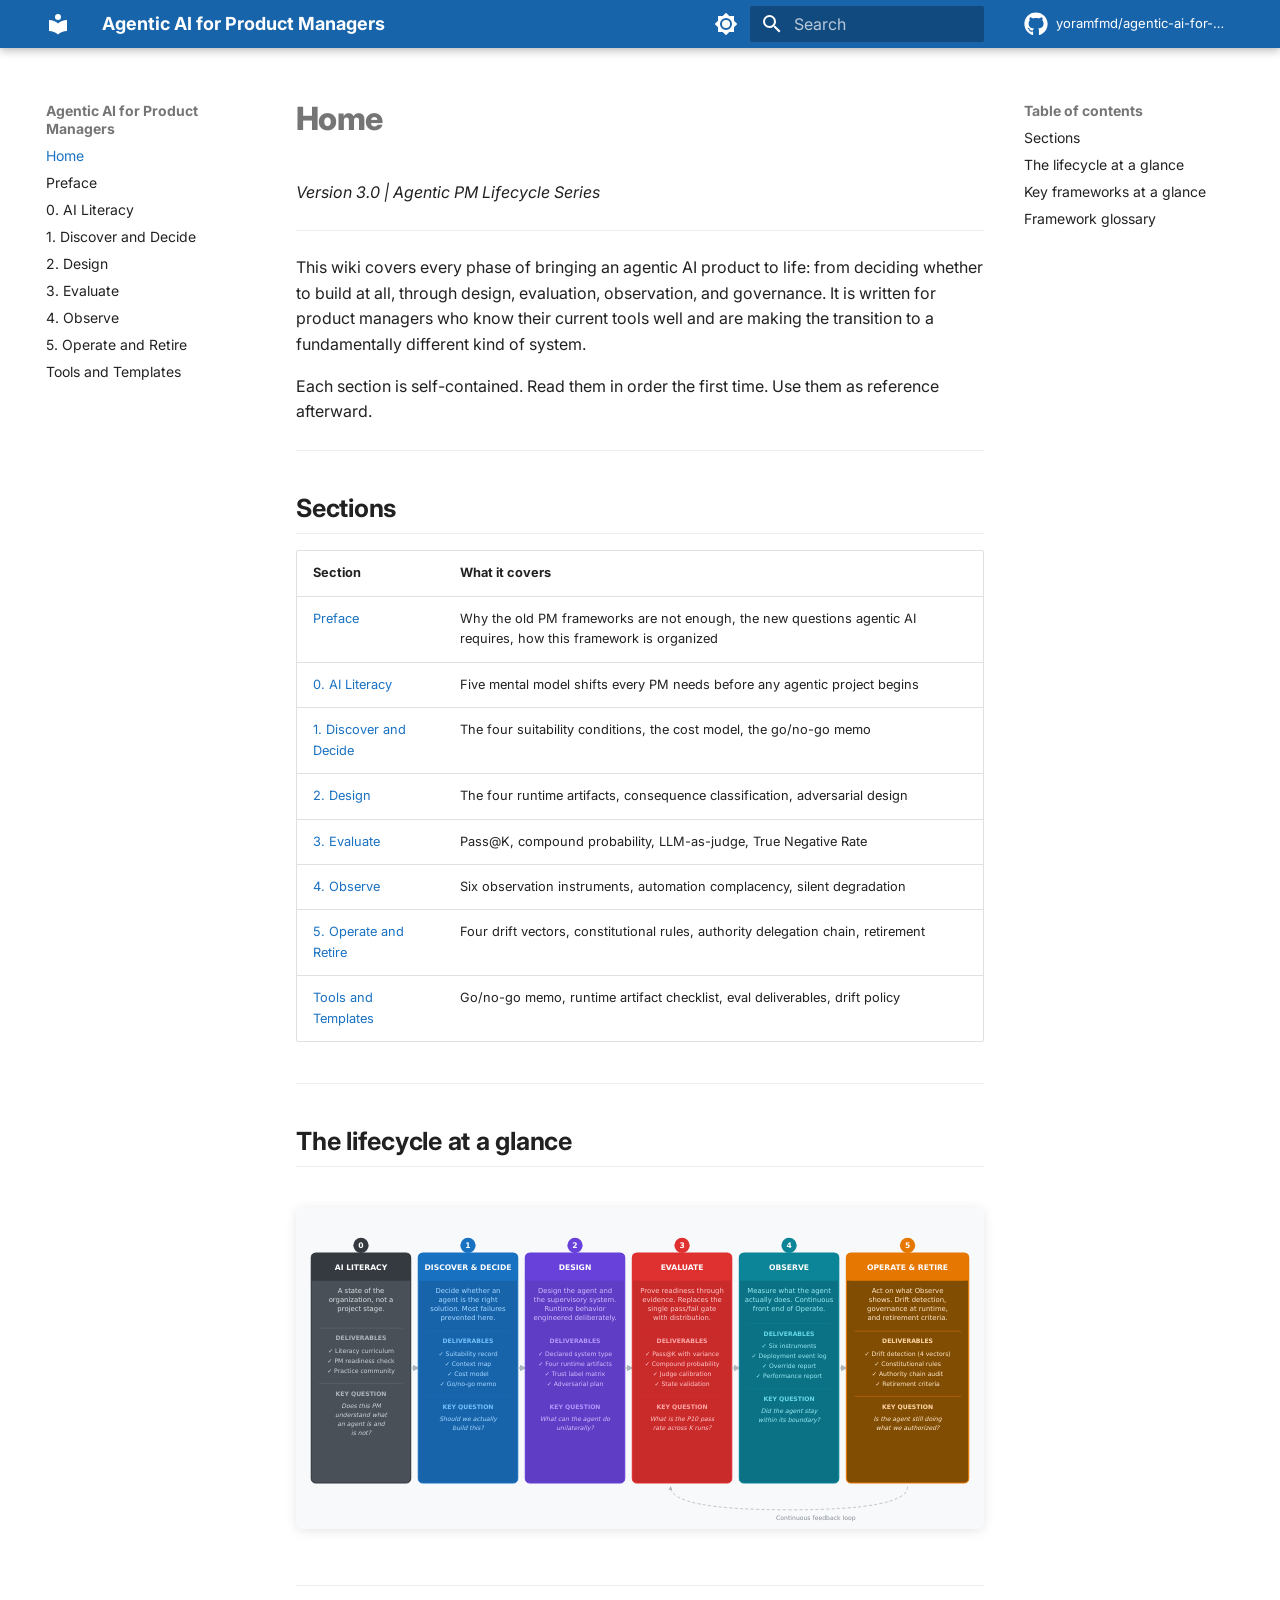
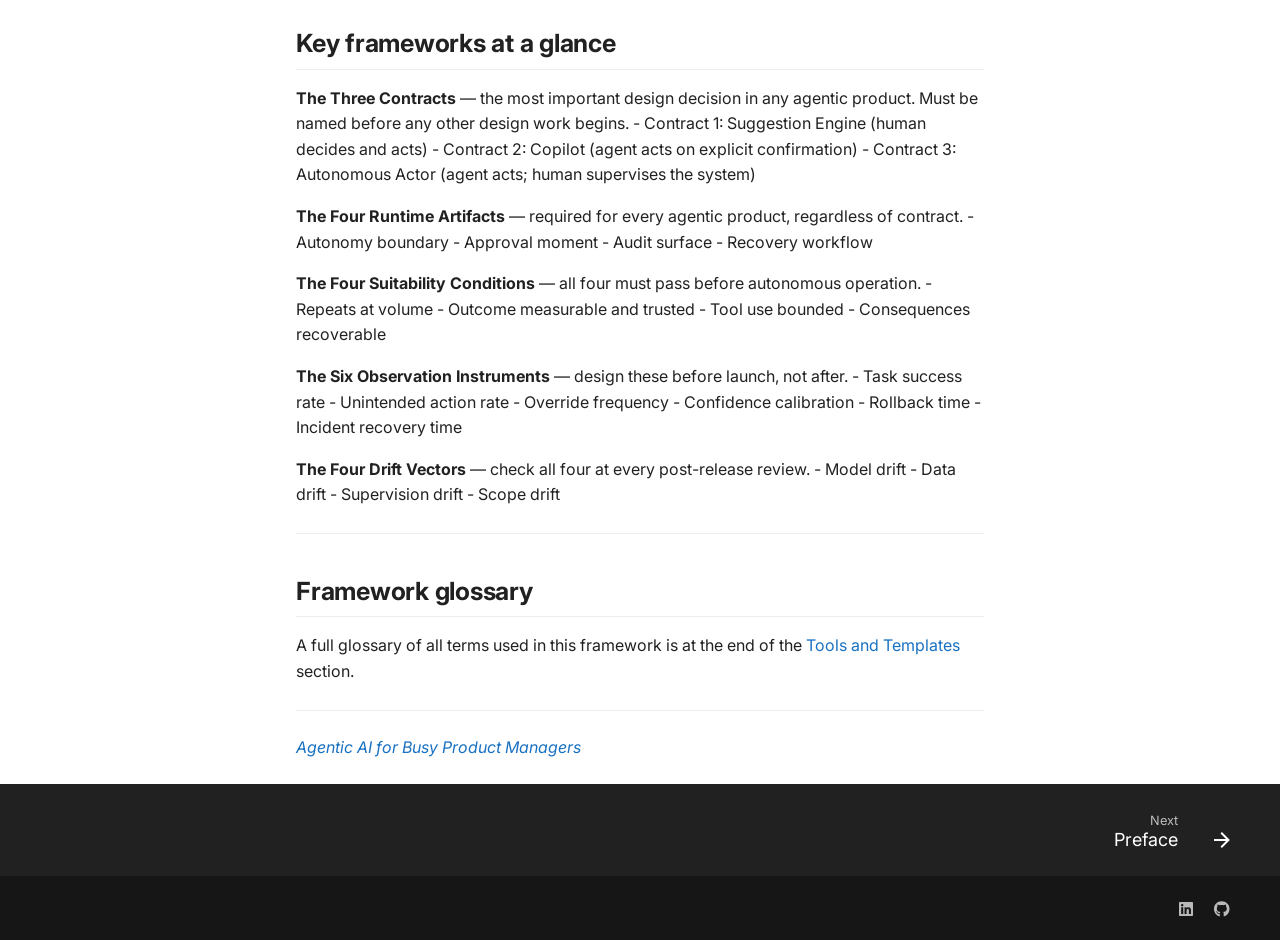
<file: index.html>
<!doctype html>
<html lang="en" class="no-js">
  <head>
    
      <meta charset="utf-8">
      <meta name="viewport" content="width=device-width,initial-scale=1">
      
        <meta name="description" content="A lifecycle framework for building, evaluating, and governing agentic AI systems">
      
      
        <meta name="author" content="Yoram Friedman">
      
      
        <link rel="canonical" href="https://yoramfmd.github.io/agentic-ai-for-pms/">
      
      
      
        <link rel="next" href="00-preface/">
      
      
      <link rel="icon" href="assets/images/favicon.png">
      <meta name="generator" content="mkdocs-1.5.3, mkdocs-material-9.5.18">
    
    
      
        <title>Agentic AI for Product Managers</title>
      
    
    
      <link rel="stylesheet" href="assets/stylesheets/main.66ac8b77.min.css">
      
        
        <link rel="stylesheet" href="assets/stylesheets/palette.06af60db.min.css">
      
      


    
    
      
    
    
      
        
        
        <link rel="preconnect" href="https://fonts.gstatic.com" crossorigin>
        <link rel="stylesheet" href="https://fonts.googleapis.com/css?family=Inter:300,300i,400,400i,700,700i%7CJetBrains+Mono:400,400i,700,700i&display=fallback">
        <style>:root{--md-text-font:"Inter";--md-code-font:"JetBrains Mono"}</style>
      
    
    
      <link rel="stylesheet" href="stylesheets/extra.css">
    
    <script>__md_scope=new URL(".",location),__md_hash=e=>[...e].reduce((e,_)=>(e<<5)-e+_.charCodeAt(0),0),__md_get=(e,_=localStorage,t=__md_scope)=>JSON.parse(_.getItem(t.pathname+"."+e)),__md_set=(e,_,t=localStorage,a=__md_scope)=>{try{t.setItem(a.pathname+"."+e,JSON.stringify(_))}catch(e){}}</script>
    
      

    
    
    
  </head>
  
  
    
    
      
    
    
    
    
    <body dir="ltr" data-md-color-scheme="default" data-md-color-primary="custom" data-md-color-accent="custom">
  
    
    <input class="md-toggle" data-md-toggle="drawer" type="checkbox" id="__drawer" autocomplete="off">
    <input class="md-toggle" data-md-toggle="search" type="checkbox" id="__search" autocomplete="off">
    <label class="md-overlay" for="__drawer"></label>
    <div data-md-component="skip">
      
        
        <a href="#sections" class="md-skip">
          Skip to content
        </a>
      
    </div>
    <div data-md-component="announce">
      
    </div>
    
    
      

  

<header class="md-header md-header--shadow" data-md-component="header">
  <nav class="md-header__inner md-grid" aria-label="Header">
    <a href="." title="Agentic AI for Product Managers" class="md-header__button md-logo" aria-label="Agentic AI for Product Managers" data-md-component="logo">
      
  
  <svg xmlns="http://www.w3.org/2000/svg" viewBox="0 0 24 24"><path d="M12 8a3 3 0 0 0 3-3 3 3 0 0 0-3-3 3 3 0 0 0-3 3 3 3 0 0 0 3 3m0 3.54C9.64 9.35 6.5 8 3 8v11c3.5 0 6.64 1.35 9 3.54 2.36-2.19 5.5-3.54 9-3.54V8c-3.5 0-6.64 1.35-9 3.54Z"/></svg>

    </a>
    <label class="md-header__button md-icon" for="__drawer">
      
      <svg xmlns="http://www.w3.org/2000/svg" viewBox="0 0 24 24"><path d="M3 6h18v2H3V6m0 5h18v2H3v-2m0 5h18v2H3v-2Z"/></svg>
    </label>
    <div class="md-header__title" data-md-component="header-title">
      <div class="md-header__ellipsis">
        <div class="md-header__topic">
          <span class="md-ellipsis">
            Agentic AI for Product Managers
          </span>
        </div>
        <div class="md-header__topic" data-md-component="header-topic">
          <span class="md-ellipsis">
            
              Home
            
          </span>
        </div>
      </div>
    </div>
    
      
        <form class="md-header__option" data-md-component="palette">
  
    
    
    
    <input class="md-option" data-md-color-media="" data-md-color-scheme="default" data-md-color-primary="custom" data-md-color-accent="custom"  aria-label="Switch to dark mode"  type="radio" name="__palette" id="__palette_0">
    
      <label class="md-header__button md-icon" title="Switch to dark mode" for="__palette_1" hidden>
        <svg xmlns="http://www.w3.org/2000/svg" viewBox="0 0 24 24"><path d="M12 8a4 4 0 0 0-4 4 4 4 0 0 0 4 4 4 4 0 0 0 4-4 4 4 0 0 0-4-4m0 10a6 6 0 0 1-6-6 6 6 0 0 1 6-6 6 6 0 0 1 6 6 6 6 0 0 1-6 6m8-9.31V4h-4.69L12 .69 8.69 4H4v4.69L.69 12 4 15.31V20h4.69L12 23.31 15.31 20H20v-4.69L23.31 12 20 8.69Z"/></svg>
      </label>
    
  
    
    
    
    <input class="md-option" data-md-color-media="" data-md-color-scheme="slate" data-md-color-primary="custom" data-md-color-accent="custom"  aria-label="Switch to light mode"  type="radio" name="__palette" id="__palette_1">
    
      <label class="md-header__button md-icon" title="Switch to light mode" for="__palette_0" hidden>
        <svg xmlns="http://www.w3.org/2000/svg" viewBox="0 0 24 24"><path d="M12 18c-.89 0-1.74-.2-2.5-.55C11.56 16.5 13 14.42 13 12c0-2.42-1.44-4.5-3.5-5.45C10.26 6.2 11.11 6 12 6a6 6 0 0 1 6 6 6 6 0 0 1-6 6m8-9.31V4h-4.69L12 .69 8.69 4H4v4.69L.69 12 4 15.31V20h4.69L12 23.31 15.31 20H20v-4.69L23.31 12 20 8.69Z"/></svg>
      </label>
    
  
</form>
      
    
    
      <script>var media,input,key,value,palette=__md_get("__palette");if(palette&&palette.color){"(prefers-color-scheme)"===palette.color.media&&(media=matchMedia("(prefers-color-scheme: light)"),input=document.querySelector(media.matches?"[data-md-color-media='(prefers-color-scheme: light)']":"[data-md-color-media='(prefers-color-scheme: dark)']"),palette.color.media=input.getAttribute("data-md-color-media"),palette.color.scheme=input.getAttribute("data-md-color-scheme"),palette.color.primary=input.getAttribute("data-md-color-primary"),palette.color.accent=input.getAttribute("data-md-color-accent"));for([key,value]of Object.entries(palette.color))document.body.setAttribute("data-md-color-"+key,value)}</script>
    
    
    
      <label class="md-header__button md-icon" for="__search">
        
        <svg xmlns="http://www.w3.org/2000/svg" viewBox="0 0 24 24"><path d="M9.5 3A6.5 6.5 0 0 1 16 9.5c0 1.61-.59 3.09-1.56 4.23l.27.27h.79l5 5-1.5 1.5-5-5v-.79l-.27-.27A6.516 6.516 0 0 1 9.5 16 6.5 6.5 0 0 1 3 9.5 6.5 6.5 0 0 1 9.5 3m0 2C7 5 5 7 5 9.5S7 14 9.5 14 14 12 14 9.5 12 5 9.5 5Z"/></svg>
      </label>
      <div class="md-search" data-md-component="search" role="dialog">
  <label class="md-search__overlay" for="__search"></label>
  <div class="md-search__inner" role="search">
    <form class="md-search__form" name="search">
      <input type="text" class="md-search__input" name="query" aria-label="Search" placeholder="Search" autocapitalize="off" autocorrect="off" autocomplete="off" spellcheck="false" data-md-component="search-query" required>
      <label class="md-search__icon md-icon" for="__search">
        
        <svg xmlns="http://www.w3.org/2000/svg" viewBox="0 0 24 24"><path d="M9.5 3A6.5 6.5 0 0 1 16 9.5c0 1.61-.59 3.09-1.56 4.23l.27.27h.79l5 5-1.5 1.5-5-5v-.79l-.27-.27A6.516 6.516 0 0 1 9.5 16 6.5 6.5 0 0 1 3 9.5 6.5 6.5 0 0 1 9.5 3m0 2C7 5 5 7 5 9.5S7 14 9.5 14 14 12 14 9.5 12 5 9.5 5Z"/></svg>
        
        <svg xmlns="http://www.w3.org/2000/svg" viewBox="0 0 24 24"><path d="M20 11v2H8l5.5 5.5-1.42 1.42L4.16 12l7.92-7.92L13.5 5.5 8 11h12Z"/></svg>
      </label>
      <nav class="md-search__options" aria-label="Search">
        
        <button type="reset" class="md-search__icon md-icon" title="Clear" aria-label="Clear" tabindex="-1">
          
          <svg xmlns="http://www.w3.org/2000/svg" viewBox="0 0 24 24"><path d="M19 6.41 17.59 5 12 10.59 6.41 5 5 6.41 10.59 12 5 17.59 6.41 19 12 13.41 17.59 19 19 17.59 13.41 12 19 6.41Z"/></svg>
        </button>
      </nav>
      
        <div class="md-search__suggest" data-md-component="search-suggest"></div>
      
    </form>
    <div class="md-search__output">
      <div class="md-search__scrollwrap" data-md-scrollfix>
        <div class="md-search-result" data-md-component="search-result">
          <div class="md-search-result__meta">
            Initializing search
          </div>
          <ol class="md-search-result__list" role="presentation"></ol>
        </div>
      </div>
    </div>
  </div>
</div>
    
    
      <div class="md-header__source">
        <a href="https://github.com/yoramfmd/agentic-ai-for-pms" title="Go to repository" class="md-source" data-md-component="source">
  <div class="md-source__icon md-icon">
    
    <svg xmlns="http://www.w3.org/2000/svg" viewBox="0 0 496 512"><!--! Font Awesome Free 6.5.2 by @fontawesome - https://fontawesome.com License - https://fontawesome.com/license/free (Icons: CC BY 4.0, Fonts: SIL OFL 1.1, Code: MIT License) Copyright 2024 Fonticons, Inc.--><path d="M165.9 397.4c0 2-2.3 3.6-5.2 3.6-3.3.3-5.6-1.3-5.6-3.6 0-2 2.3-3.6 5.2-3.6 3-.3 5.6 1.3 5.6 3.6zm-31.1-4.5c-.7 2 1.3 4.3 4.3 4.9 2.6 1 5.6 0 6.2-2s-1.3-4.3-4.3-5.2c-2.6-.7-5.5.3-6.2 2.3zm44.2-1.7c-2.9.7-4.9 2.6-4.6 4.9.3 2 2.9 3.3 5.9 2.6 2.9-.7 4.9-2.6 4.6-4.6-.3-1.9-3-3.2-5.9-2.9zM244.8 8C106.1 8 0 113.3 0 252c0 110.9 69.8 205.8 169.5 239.2 12.8 2.3 17.3-5.6 17.3-12.1 0-6.2-.3-40.4-.3-61.4 0 0-70 15-84.7-29.8 0 0-11.4-29.1-27.8-36.6 0 0-22.9-15.7 1.6-15.4 0 0 24.9 2 38.6 25.8 21.9 38.6 58.6 27.5 72.9 20.9 2.3-16 8.8-27.1 16-33.7-55.9-6.2-112.3-14.3-112.3-110.5 0-27.5 7.6-41.3 23.6-58.9-2.6-6.5-11.1-33.3 2.6-67.9 20.9-6.5 69 27 69 27 20-5.6 41.5-8.5 62.8-8.5s42.8 2.9 62.8 8.5c0 0 48.1-33.6 69-27 13.7 34.7 5.2 61.4 2.6 67.9 16 17.7 25.8 31.5 25.8 58.9 0 96.5-58.9 104.2-114.8 110.5 9.2 7.9 17 22.9 17 46.4 0 33.7-.3 75.4-.3 83.6 0 6.5 4.6 14.4 17.3 12.1C428.2 457.8 496 362.9 496 252 496 113.3 383.5 8 244.8 8zM97.2 352.9c-1.3 1-1 3.3.7 5.2 1.6 1.6 3.9 2.3 5.2 1 1.3-1 1-3.3-.7-5.2-1.6-1.6-3.9-2.3-5.2-1zm-10.8-8.1c-.7 1.3.3 2.9 2.3 3.9 1.6 1 3.6.7 4.3-.7.7-1.3-.3-2.9-2.3-3.9-2-.6-3.6-.3-4.3.7zm32.4 35.6c-1.6 1.3-1 4.3 1.3 6.2 2.3 2.3 5.2 2.6 6.5 1 1.3-1.3.7-4.3-1.3-6.2-2.2-2.3-5.2-2.6-6.5-1zm-11.4-14.7c-1.6 1-1.6 3.6 0 5.9 1.6 2.3 4.3 3.3 5.6 2.3 1.6-1.3 1.6-3.9 0-6.2-1.4-2.3-4-3.3-5.6-2z"/></svg>
  </div>
  <div class="md-source__repository">
    yoramfmd/agentic-ai-for-pms
  </div>
</a>
      </div>
    
  </nav>
  
</header>
    
    <div class="md-container" data-md-component="container">
      
      
        
          
        
      
      <main class="md-main" data-md-component="main">
        <div class="md-main__inner md-grid">
          
            
              
              <div class="md-sidebar md-sidebar--primary" data-md-component="sidebar" data-md-type="navigation" >
                <div class="md-sidebar__scrollwrap">
                  <div class="md-sidebar__inner">
                    



<nav class="md-nav md-nav--primary" aria-label="Navigation" data-md-level="0">
  <label class="md-nav__title" for="__drawer">
    <a href="." title="Agentic AI for Product Managers" class="md-nav__button md-logo" aria-label="Agentic AI for Product Managers" data-md-component="logo">
      
  
  <svg xmlns="http://www.w3.org/2000/svg" viewBox="0 0 24 24"><path d="M12 8a3 3 0 0 0 3-3 3 3 0 0 0-3-3 3 3 0 0 0-3 3 3 3 0 0 0 3 3m0 3.54C9.64 9.35 6.5 8 3 8v11c3.5 0 6.64 1.35 9 3.54 2.36-2.19 5.5-3.54 9-3.54V8c-3.5 0-6.64 1.35-9 3.54Z"/></svg>

    </a>
    Agentic AI for Product Managers
  </label>
  
    <div class="md-nav__source">
      <a href="https://github.com/yoramfmd/agentic-ai-for-pms" title="Go to repository" class="md-source" data-md-component="source">
  <div class="md-source__icon md-icon">
    
    <svg xmlns="http://www.w3.org/2000/svg" viewBox="0 0 496 512"><!--! Font Awesome Free 6.5.2 by @fontawesome - https://fontawesome.com License - https://fontawesome.com/license/free (Icons: CC BY 4.0, Fonts: SIL OFL 1.1, Code: MIT License) Copyright 2024 Fonticons, Inc.--><path d="M165.9 397.4c0 2-2.3 3.6-5.2 3.6-3.3.3-5.6-1.3-5.6-3.6 0-2 2.3-3.6 5.2-3.6 3-.3 5.6 1.3 5.6 3.6zm-31.1-4.5c-.7 2 1.3 4.3 4.3 4.9 2.6 1 5.6 0 6.2-2s-1.3-4.3-4.3-5.2c-2.6-.7-5.5.3-6.2 2.3zm44.2-1.7c-2.9.7-4.9 2.6-4.6 4.9.3 2 2.9 3.3 5.9 2.6 2.9-.7 4.9-2.6 4.6-4.6-.3-1.9-3-3.2-5.9-2.9zM244.8 8C106.1 8 0 113.3 0 252c0 110.9 69.8 205.8 169.5 239.2 12.8 2.3 17.3-5.6 17.3-12.1 0-6.2-.3-40.4-.3-61.4 0 0-70 15-84.7-29.8 0 0-11.4-29.1-27.8-36.6 0 0-22.9-15.7 1.6-15.4 0 0 24.9 2 38.6 25.8 21.9 38.6 58.6 27.5 72.9 20.9 2.3-16 8.8-27.1 16-33.7-55.9-6.2-112.3-14.3-112.3-110.5 0-27.5 7.6-41.3 23.6-58.9-2.6-6.5-11.1-33.3 2.6-67.9 20.9-6.5 69 27 69 27 20-5.6 41.5-8.5 62.8-8.5s42.8 2.9 62.8 8.5c0 0 48.1-33.6 69-27 13.7 34.7 5.2 61.4 2.6 67.9 16 17.7 25.8 31.5 25.8 58.9 0 96.5-58.9 104.2-114.8 110.5 9.2 7.9 17 22.9 17 46.4 0 33.7-.3 75.4-.3 83.6 0 6.5 4.6 14.4 17.3 12.1C428.2 457.8 496 362.9 496 252 496 113.3 383.5 8 244.8 8zM97.2 352.9c-1.3 1-1 3.3.7 5.2 1.6 1.6 3.9 2.3 5.2 1 1.3-1 1-3.3-.7-5.2-1.6-1.6-3.9-2.3-5.2-1zm-10.8-8.1c-.7 1.3.3 2.9 2.3 3.9 1.6 1 3.6.7 4.3-.7.7-1.3-.3-2.9-2.3-3.9-2-.6-3.6-.3-4.3.7zm32.4 35.6c-1.6 1.3-1 4.3 1.3 6.2 2.3 2.3 5.2 2.6 6.5 1 1.3-1.3.7-4.3-1.3-6.2-2.2-2.3-5.2-2.6-6.5-1zm-11.4-14.7c-1.6 1-1.6 3.6 0 5.9 1.6 2.3 4.3 3.3 5.6 2.3 1.6-1.3 1.6-3.9 0-6.2-1.4-2.3-4-3.3-5.6-2z"/></svg>
  </div>
  <div class="md-source__repository">
    yoramfmd/agentic-ai-for-pms
  </div>
</a>
    </div>
  
  <ul class="md-nav__list" data-md-scrollfix>
    
      
      
  
  
    
  
  
  
    <li class="md-nav__item md-nav__item--active">
      
      <input class="md-nav__toggle md-toggle" type="checkbox" id="__toc">
      
      
      
        <label class="md-nav__link md-nav__link--active" for="__toc">
          
  
  <span class="md-ellipsis">
    Home
  </span>
  

          <span class="md-nav__icon md-icon"></span>
        </label>
      
      <a href="." class="md-nav__link md-nav__link--active">
        
  
  <span class="md-ellipsis">
    Home
  </span>
  

      </a>
      
        

<nav class="md-nav md-nav--secondary" aria-label="Table of contents">
  
  
  
  
    <label class="md-nav__title" for="__toc">
      <span class="md-nav__icon md-icon"></span>
      Table of contents
    </label>
    <ul class="md-nav__list" data-md-component="toc" data-md-scrollfix>
      
        <li class="md-nav__item">
  <a href="#sections" class="md-nav__link">
    <span class="md-ellipsis">
      Sections
    </span>
  </a>
  
</li>
      
        <li class="md-nav__item">
  <a href="#the-lifecycle-at-a-glance" class="md-nav__link">
    <span class="md-ellipsis">
      The lifecycle at a glance
    </span>
  </a>
  
</li>
      
        <li class="md-nav__item">
  <a href="#key-frameworks-at-a-glance" class="md-nav__link">
    <span class="md-ellipsis">
      Key frameworks at a glance
    </span>
  </a>
  
</li>
      
        <li class="md-nav__item">
  <a href="#framework-glossary" class="md-nav__link">
    <span class="md-ellipsis">
      Framework glossary
    </span>
  </a>
  
</li>
      
    </ul>
  
</nav>
      
    </li>
  

    
      
      
  
  
  
  
    <li class="md-nav__item">
      <a href="00-preface/" class="md-nav__link">
        
  
  <span class="md-ellipsis">
    Preface
  </span>
  

      </a>
    </li>
  

    
      
      
  
  
  
  
    <li class="md-nav__item">
      <a href="01-ai-literacy/" class="md-nav__link">
        
  
  <span class="md-ellipsis">
    0. AI Literacy
  </span>
  

      </a>
    </li>
  

    
      
      
  
  
  
  
    <li class="md-nav__item">
      <a href="02-discover-and-decide/" class="md-nav__link">
        
  
  <span class="md-ellipsis">
    1. Discover and Decide
  </span>
  

      </a>
    </li>
  

    
      
      
  
  
  
  
    <li class="md-nav__item">
      <a href="03-design/" class="md-nav__link">
        
  
  <span class="md-ellipsis">
    2. Design
  </span>
  

      </a>
    </li>
  

    
      
      
  
  
  
  
    <li class="md-nav__item">
      <a href="04-evaluate/" class="md-nav__link">
        
  
  <span class="md-ellipsis">
    3. Evaluate
  </span>
  

      </a>
    </li>
  

    
      
      
  
  
  
  
    <li class="md-nav__item">
      <a href="05-observe/" class="md-nav__link">
        
  
  <span class="md-ellipsis">
    4. Observe
  </span>
  

      </a>
    </li>
  

    
      
      
  
  
  
  
    <li class="md-nav__item">
      <a href="06-operate-govern-retire/" class="md-nav__link">
        
  
  <span class="md-ellipsis">
    5. Operate and Retire
  </span>
  

      </a>
    </li>
  

    
      
      
  
  
  
  
    <li class="md-nav__item">
      <a href="07-tools-and-templates/" class="md-nav__link">
        
  
  <span class="md-ellipsis">
    Tools and Templates
  </span>
  

      </a>
    </li>
  

    
  </ul>
</nav>
                  </div>
                </div>
              </div>
            
            
              
              <div class="md-sidebar md-sidebar--secondary" data-md-component="sidebar" data-md-type="toc" >
                <div class="md-sidebar__scrollwrap">
                  <div class="md-sidebar__inner">
                    

<nav class="md-nav md-nav--secondary" aria-label="Table of contents">
  
  
  
  
    <label class="md-nav__title" for="__toc">
      <span class="md-nav__icon md-icon"></span>
      Table of contents
    </label>
    <ul class="md-nav__list" data-md-component="toc" data-md-scrollfix>
      
        <li class="md-nav__item">
  <a href="#sections" class="md-nav__link">
    <span class="md-ellipsis">
      Sections
    </span>
  </a>
  
</li>
      
        <li class="md-nav__item">
  <a href="#the-lifecycle-at-a-glance" class="md-nav__link">
    <span class="md-ellipsis">
      The lifecycle at a glance
    </span>
  </a>
  
</li>
      
        <li class="md-nav__item">
  <a href="#key-frameworks-at-a-glance" class="md-nav__link">
    <span class="md-ellipsis">
      Key frameworks at a glance
    </span>
  </a>
  
</li>
      
        <li class="md-nav__item">
  <a href="#framework-glossary" class="md-nav__link">
    <span class="md-ellipsis">
      Framework glossary
    </span>
  </a>
  
</li>
      
    </ul>
  
</nav>
                  </div>
                </div>
              </div>
            
          
          
            <div class="md-content" data-md-component="content">
              <article class="md-content__inner md-typeset">
                
                  

  
  


  <h1>Home</h1>

<p><em>Version 3.0 | Agentic PM Lifecycle Series</em></p>
<hr />
<p>This wiki covers every phase of bringing an agentic AI product to life: from deciding whether to build at all, through design, evaluation, observation, and governance. It is written for product managers who know their current tools well and are making the transition to a fundamentally different kind of system.</p>
<p>Each section is self-contained. Read them in order the first time. Use them as reference afterward.</p>
<hr />
<h2 id="sections">Sections<a class="headerlink" href="#sections" title="Permanent link">&para;</a></h2>
<table>
<thead>
<tr>
<th>Section</th>
<th>What it covers</th>
</tr>
</thead>
<tbody>
<tr>
<td><a href="00-preface/">Preface</a></td>
<td>Why the old PM frameworks are not enough, the new questions agentic AI requires, how this framework is organized</td>
</tr>
<tr>
<td><a href="01-ai-literacy/">0. AI Literacy</a></td>
<td>Five mental model shifts every PM needs before any agentic project begins</td>
</tr>
<tr>
<td><a href="02-discover-and-decide/">1. Discover and Decide</a></td>
<td>The four suitability conditions, the cost model, the go/no-go memo</td>
</tr>
<tr>
<td><a href="03-design/">2. Design</a></td>
<td>The four runtime artifacts, consequence classification, adversarial design</td>
</tr>
<tr>
<td><a href="04-evaluate/">3. Evaluate</a></td>
<td>Pass@K, compound probability, LLM-as-judge, True Negative Rate</td>
</tr>
<tr>
<td><a href="05-observe/">4. Observe</a></td>
<td>Six observation instruments, automation complacency, silent degradation</td>
</tr>
<tr>
<td><a href="06-operate-govern-retire/">5. Operate and Retire</a></td>
<td>Four drift vectors, constitutional rules, authority delegation chain, retirement</td>
</tr>
<tr>
<td><a href="07-tools-and-templates/">Tools and Templates</a></td>
<td>Go/no-go memo, runtime artifact checklist, eval deliverables, drift policy</td>
</tr>
</tbody>
</table>
<hr />
<h2 id="the-lifecycle-at-a-glance">The lifecycle at a glance<a class="headerlink" href="#the-lifecycle-at-a-glance" title="Permanent link">&para;</a></h2>
<p><img alt="Agentic AI PM Lifecycle" src="images/lifecycle-diagram.svg" /></p>
<hr />
<h2 id="key-frameworks-at-a-glance">Key frameworks at a glance<a class="headerlink" href="#key-frameworks-at-a-glance" title="Permanent link">&para;</a></h2>
<p><strong>The Three Contracts</strong> — the most important design decision in any agentic product. Must be named before any other design work begins.
- Contract 1: Suggestion Engine (human decides and acts)
- Contract 2: Copilot (agent acts on explicit confirmation)
- Contract 3: Autonomous Actor (agent acts; human supervises the system)</p>
<p><strong>The Four Runtime Artifacts</strong> — required for every agentic product, regardless of contract.
- Autonomy boundary
- Approval moment
- Audit surface
- Recovery workflow</p>
<p><strong>The Four Suitability Conditions</strong> — all four must pass before autonomous operation.
- Repeats at volume
- Outcome measurable and trusted
- Tool use bounded
- Consequences recoverable</p>
<p><strong>The Six Observation Instruments</strong> — design these before launch, not after.
- Task success rate
- Unintended action rate
- Override frequency
- Confidence calibration
- Rollback time
- Incident recovery time</p>
<p><strong>The Four Drift Vectors</strong> — check all four at every post-release review.
- Model drift
- Data drift
- Supervision drift
- Scope drift</p>
<hr />
<h2 id="framework-glossary">Framework glossary<a class="headerlink" href="#framework-glossary" title="Permanent link">&para;</a></h2>
<p>A full glossary of all terms used in this framework is at the end of the <a href="07-tools-and-templates/">Tools and Templates</a> section.</p>
<hr />
<p><em><a href="https://data-decisions-and-clinics.ghost.io/agentic-ai-for-busy-product-managers/">Agentic AI for Busy Product Managers</a></em></p>












                
              </article>
            </div>
          
          
<script>var target=document.getElementById(location.hash.slice(1));target&&target.name&&(target.checked=target.name.startsWith("__tabbed_"))</script>
        </div>
        
          <button type="button" class="md-top md-icon" data-md-component="top" hidden>
  
  <svg xmlns="http://www.w3.org/2000/svg" viewBox="0 0 24 24"><path d="M13 20h-2V8l-5.5 5.5-1.42-1.42L12 4.16l7.92 7.92-1.42 1.42L13 8v12Z"/></svg>
  Back to top
</button>
        
      </main>
      
        <footer class="md-footer">
  
    
      
      <nav class="md-footer__inner md-grid" aria-label="Footer" >
        
        
          
          <a href="00-preface/" class="md-footer__link md-footer__link--next" aria-label="Next: Preface">
            <div class="md-footer__title">
              <span class="md-footer__direction">
                Next
              </span>
              <div class="md-ellipsis">
                Preface
              </div>
            </div>
            <div class="md-footer__button md-icon">
              
              <svg xmlns="http://www.w3.org/2000/svg" viewBox="0 0 24 24"><path d="M4 11v2h12l-5.5 5.5 1.42 1.42L19.84 12l-7.92-7.92L10.5 5.5 16 11H4Z"/></svg>
            </div>
          </a>
        
      </nav>
    
  
  <div class="md-footer-meta md-typeset">
    <div class="md-footer-meta__inner md-grid">
      <div class="md-copyright">
  
  
</div>
      
        <div class="md-social">
  
    
    
    
    
    <a href="https://www.linkedin.com/in/yoramfriedman/" target="_blank" rel="noopener" title="LinkedIn" class="md-social__link">
      <svg xmlns="http://www.w3.org/2000/svg" viewBox="0 0 448 512"><!--! Font Awesome Free 6.5.2 by @fontawesome - https://fontawesome.com License - https://fontawesome.com/license/free (Icons: CC BY 4.0, Fonts: SIL OFL 1.1, Code: MIT License) Copyright 2024 Fonticons, Inc.--><path d="M416 32H31.9C14.3 32 0 46.5 0 64.3v383.4C0 465.5 14.3 480 31.9 480H416c17.6 0 32-14.5 32-32.3V64.3c0-17.8-14.4-32.3-32-32.3zM135.4 416H69V202.2h66.5V416zm-33.2-243c-21.3 0-38.5-17.3-38.5-38.5S80.9 96 102.2 96c21.2 0 38.5 17.3 38.5 38.5 0 21.3-17.2 38.5-38.5 38.5zm282.1 243h-66.4V312c0-24.8-.5-56.7-34.5-56.7-34.6 0-39.9 27-39.9 54.9V416h-66.4V202.2h63.7v29.2h.9c8.9-16.8 30.6-34.5 62.9-34.5 67.2 0 79.7 44.3 79.7 101.9V416z"/></svg>
    </a>
  
    
    
    
    
    <a href="https://github.com/yoramfmd/agentic-ai-for-pms" target="_blank" rel="noopener" title="GitHub" class="md-social__link">
      <svg xmlns="http://www.w3.org/2000/svg" viewBox="0 0 496 512"><!--! Font Awesome Free 6.5.2 by @fontawesome - https://fontawesome.com License - https://fontawesome.com/license/free (Icons: CC BY 4.0, Fonts: SIL OFL 1.1, Code: MIT License) Copyright 2024 Fonticons, Inc.--><path d="M165.9 397.4c0 2-2.3 3.6-5.2 3.6-3.3.3-5.6-1.3-5.6-3.6 0-2 2.3-3.6 5.2-3.6 3-.3 5.6 1.3 5.6 3.6zm-31.1-4.5c-.7 2 1.3 4.3 4.3 4.9 2.6 1 5.6 0 6.2-2s-1.3-4.3-4.3-5.2c-2.6-.7-5.5.3-6.2 2.3zm44.2-1.7c-2.9.7-4.9 2.6-4.6 4.9.3 2 2.9 3.3 5.9 2.6 2.9-.7 4.9-2.6 4.6-4.6-.3-1.9-3-3.2-5.9-2.9zM244.8 8C106.1 8 0 113.3 0 252c0 110.9 69.8 205.8 169.5 239.2 12.8 2.3 17.3-5.6 17.3-12.1 0-6.2-.3-40.4-.3-61.4 0 0-70 15-84.7-29.8 0 0-11.4-29.1-27.8-36.6 0 0-22.9-15.7 1.6-15.4 0 0 24.9 2 38.6 25.8 21.9 38.6 58.6 27.5 72.9 20.9 2.3-16 8.8-27.1 16-33.7-55.9-6.2-112.3-14.3-112.3-110.5 0-27.5 7.6-41.3 23.6-58.9-2.6-6.5-11.1-33.3 2.6-67.9 20.9-6.5 69 27 69 27 20-5.6 41.5-8.5 62.8-8.5s42.8 2.9 62.8 8.5c0 0 48.1-33.6 69-27 13.7 34.7 5.2 61.4 2.6 67.9 16 17.7 25.8 31.5 25.8 58.9 0 96.5-58.9 104.2-114.8 110.5 9.2 7.9 17 22.9 17 46.4 0 33.7-.3 75.4-.3 83.6 0 6.5 4.6 14.4 17.3 12.1C428.2 457.8 496 362.9 496 252 496 113.3 383.5 8 244.8 8zM97.2 352.9c-1.3 1-1 3.3.7 5.2 1.6 1.6 3.9 2.3 5.2 1 1.3-1 1-3.3-.7-5.2-1.6-1.6-3.9-2.3-5.2-1zm-10.8-8.1c-.7 1.3.3 2.9 2.3 3.9 1.6 1 3.6.7 4.3-.7.7-1.3-.3-2.9-2.3-3.9-2-.6-3.6-.3-4.3.7zm32.4 35.6c-1.6 1.3-1 4.3 1.3 6.2 2.3 2.3 5.2 2.6 6.5 1 1.3-1.3.7-4.3-1.3-6.2-2.2-2.3-5.2-2.6-6.5-1zm-11.4-14.7c-1.6 1-1.6 3.6 0 5.9 1.6 2.3 4.3 3.3 5.6 2.3 1.6-1.3 1.6-3.9 0-6.2-1.4-2.3-4-3.3-5.6-2z"/></svg>
    </a>
  
</div>
      
    </div>
  </div>
</footer>
      
    </div>
    <div class="md-dialog" data-md-component="dialog">
      <div class="md-dialog__inner md-typeset"></div>
    </div>
    
    
    <script id="__config" type="application/json">{"base": ".", "features": ["navigation.sections", "navigation.top", "navigation.footer", "search.highlight", "search.suggest", "content.tooltips", "content.code.copy"], "search": "assets/javascripts/workers/search.b8dbb3d2.min.js", "translations": {"clipboard.copied": "Copied to clipboard", "clipboard.copy": "Copy to clipboard", "search.result.more.one": "1 more on this page", "search.result.more.other": "# more on this page", "search.result.none": "No matching documents", "search.result.one": "1 matching document", "search.result.other": "# matching documents", "search.result.placeholder": "Type to start searching", "search.result.term.missing": "Missing", "select.version": "Select version"}}</script>
    
    
      <script src="assets/javascripts/bundle.3220b9d7.min.js"></script>
      
    
  </body>
</html>
</file>
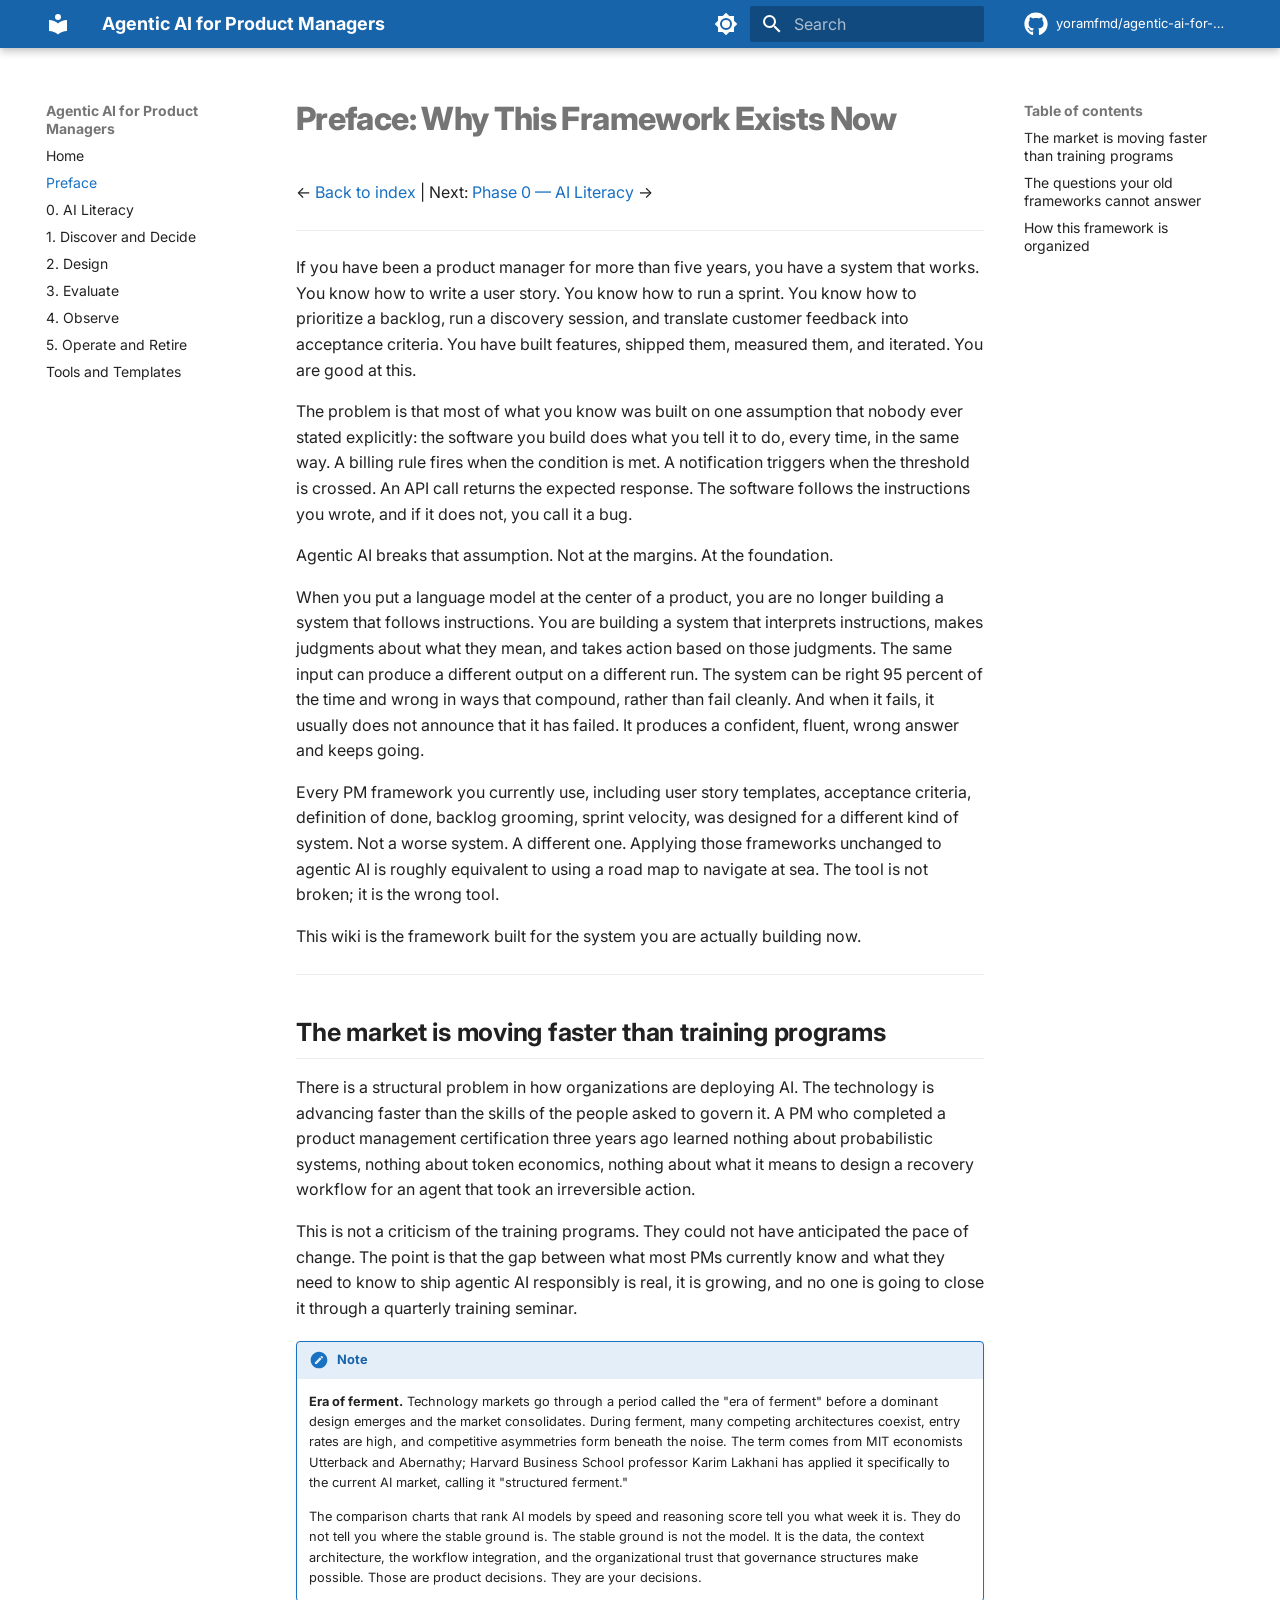
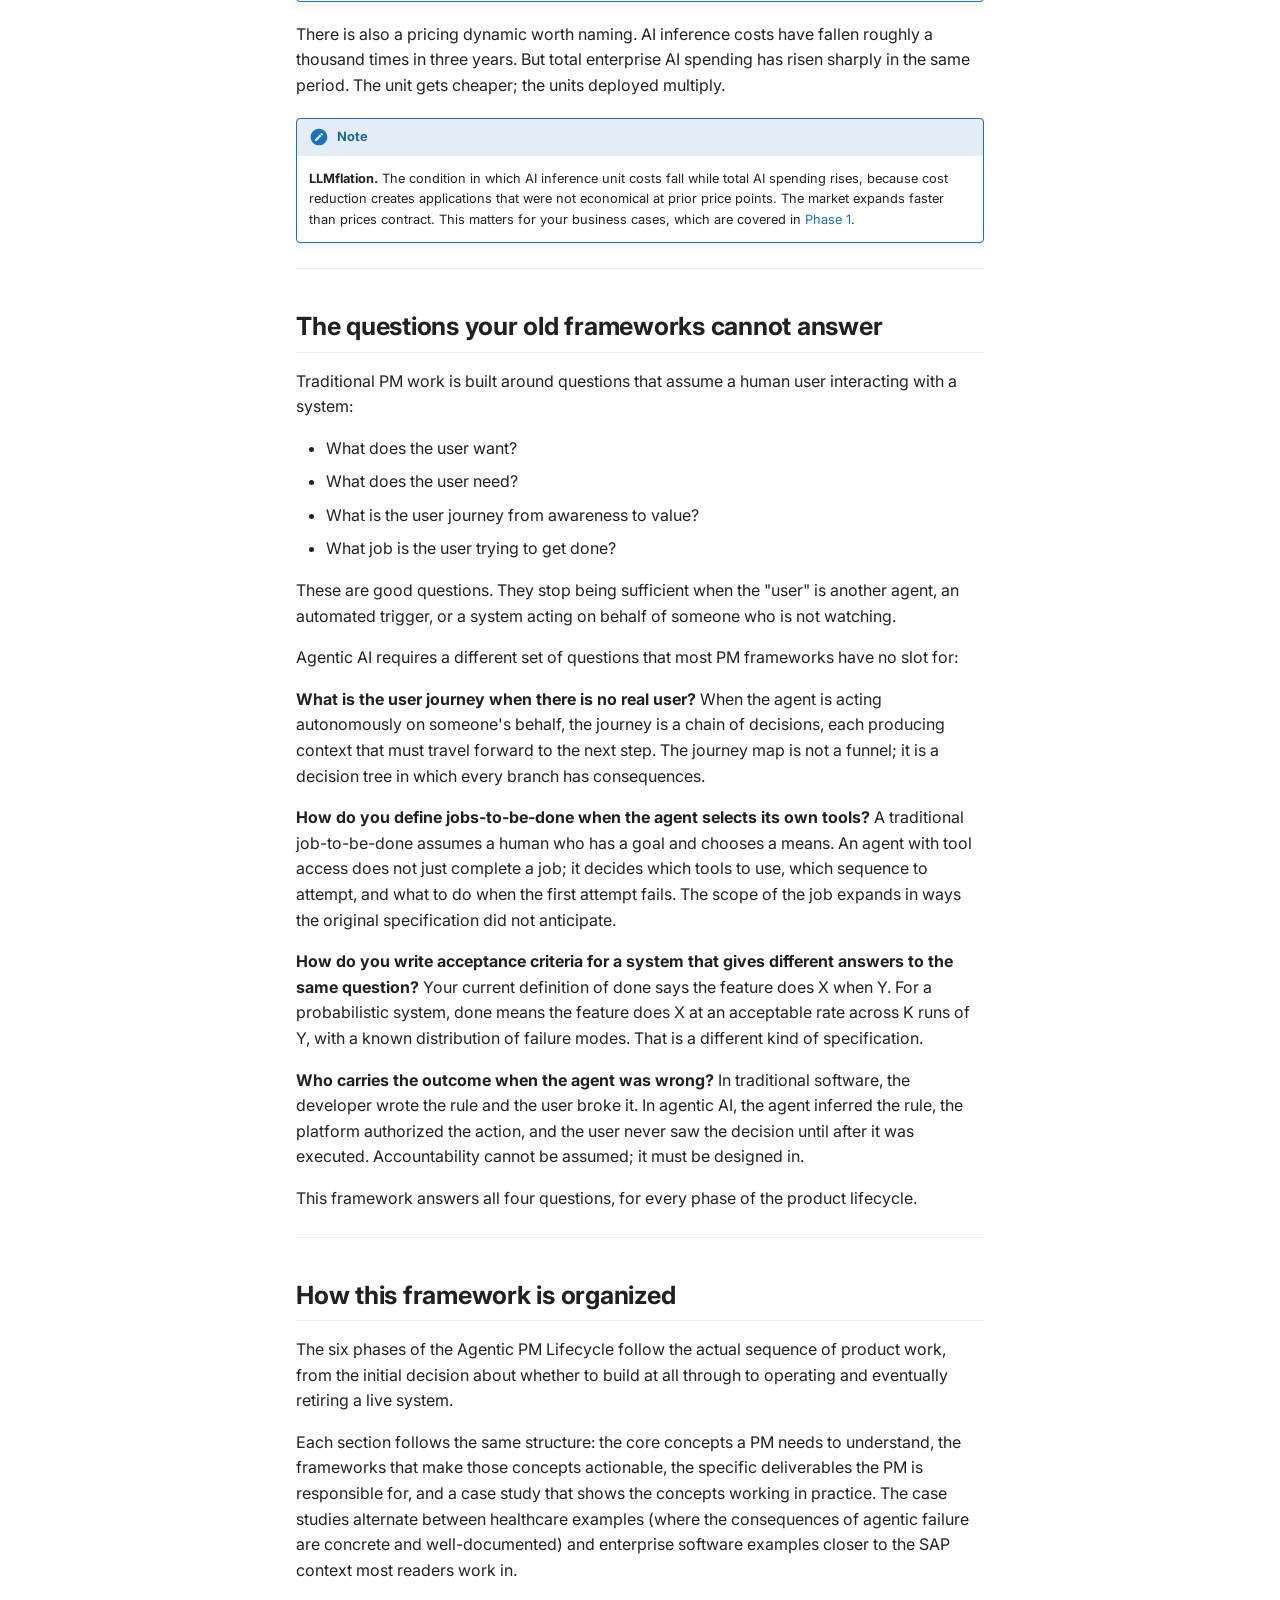
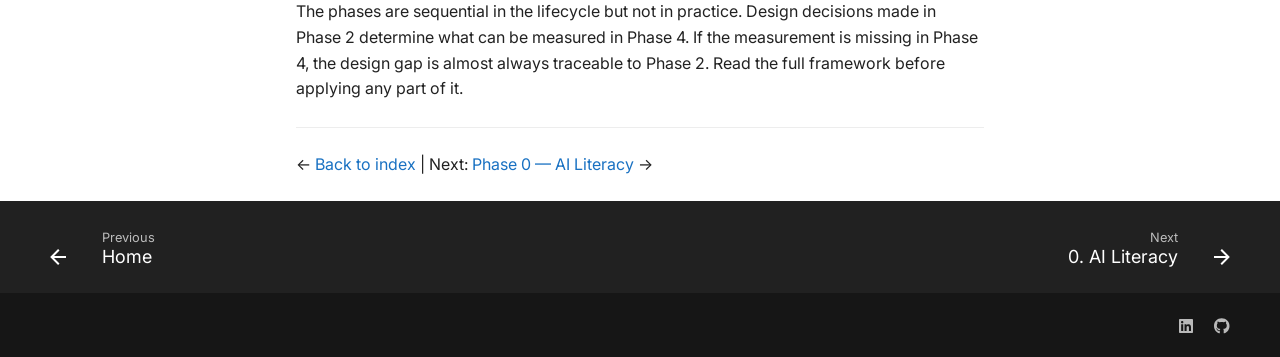
<file: 00-preface/index.html>
<!doctype html>
<html lang="en" class="no-js">
  <head>
    
      <meta charset="utf-8">
      <meta name="viewport" content="width=device-width,initial-scale=1">
      
        <meta name="description" content="A lifecycle framework for building, evaluating, and governing agentic AI systems">
      
      
        <meta name="author" content="Yoram Friedman">
      
      
        <link rel="canonical" href="https://yoramfmd.github.io/agentic-ai-for-pms/00-preface/">
      
      
        <link rel="prev" href="..">
      
      
        <link rel="next" href="../01-ai-literacy/">
      
      
      <link rel="icon" href="../assets/images/favicon.png">
      <meta name="generator" content="mkdocs-1.5.3, mkdocs-material-9.5.18">
    
    
      
        <title>Preface - Agentic AI for Product Managers</title>
      
    
    
      <link rel="stylesheet" href="../assets/stylesheets/main.66ac8b77.min.css">
      
        
        <link rel="stylesheet" href="../assets/stylesheets/palette.06af60db.min.css">
      
      


    
    
      
    
    
      
        
        
        <link rel="preconnect" href="https://fonts.gstatic.com" crossorigin>
        <link rel="stylesheet" href="https://fonts.googleapis.com/css?family=Inter:300,300i,400,400i,700,700i%7CJetBrains+Mono:400,400i,700,700i&display=fallback">
        <style>:root{--md-text-font:"Inter";--md-code-font:"JetBrains Mono"}</style>
      
    
    
      <link rel="stylesheet" href="../stylesheets/extra.css">
    
    <script>__md_scope=new URL("..",location),__md_hash=e=>[...e].reduce((e,_)=>(e<<5)-e+_.charCodeAt(0),0),__md_get=(e,_=localStorage,t=__md_scope)=>JSON.parse(_.getItem(t.pathname+"."+e)),__md_set=(e,_,t=localStorage,a=__md_scope)=>{try{t.setItem(a.pathname+"."+e,JSON.stringify(_))}catch(e){}}</script>
    
      

    
    
    
  </head>
  
  
    
    
      
    
    
    
    
    <body dir="ltr" data-md-color-scheme="default" data-md-color-primary="custom" data-md-color-accent="custom">
  
    
    <input class="md-toggle" data-md-toggle="drawer" type="checkbox" id="__drawer" autocomplete="off">
    <input class="md-toggle" data-md-toggle="search" type="checkbox" id="__search" autocomplete="off">
    <label class="md-overlay" for="__drawer"></label>
    <div data-md-component="skip">
      
        
        <a href="#preface-why-this-framework-exists-now" class="md-skip">
          Skip to content
        </a>
      
    </div>
    <div data-md-component="announce">
      
    </div>
    
    
      

  

<header class="md-header md-header--shadow" data-md-component="header">
  <nav class="md-header__inner md-grid" aria-label="Header">
    <a href=".." title="Agentic AI for Product Managers" class="md-header__button md-logo" aria-label="Agentic AI for Product Managers" data-md-component="logo">
      
  
  <svg xmlns="http://www.w3.org/2000/svg" viewBox="0 0 24 24"><path d="M12 8a3 3 0 0 0 3-3 3 3 0 0 0-3-3 3 3 0 0 0-3 3 3 3 0 0 0 3 3m0 3.54C9.64 9.35 6.5 8 3 8v11c3.5 0 6.64 1.35 9 3.54 2.36-2.19 5.5-3.54 9-3.54V8c-3.5 0-6.64 1.35-9 3.54Z"/></svg>

    </a>
    <label class="md-header__button md-icon" for="__drawer">
      
      <svg xmlns="http://www.w3.org/2000/svg" viewBox="0 0 24 24"><path d="M3 6h18v2H3V6m0 5h18v2H3v-2m0 5h18v2H3v-2Z"/></svg>
    </label>
    <div class="md-header__title" data-md-component="header-title">
      <div class="md-header__ellipsis">
        <div class="md-header__topic">
          <span class="md-ellipsis">
            Agentic AI for Product Managers
          </span>
        </div>
        <div class="md-header__topic" data-md-component="header-topic">
          <span class="md-ellipsis">
            
              Preface
            
          </span>
        </div>
      </div>
    </div>
    
      
        <form class="md-header__option" data-md-component="palette">
  
    
    
    
    <input class="md-option" data-md-color-media="" data-md-color-scheme="default" data-md-color-primary="custom" data-md-color-accent="custom"  aria-label="Switch to dark mode"  type="radio" name="__palette" id="__palette_0">
    
      <label class="md-header__button md-icon" title="Switch to dark mode" for="__palette_1" hidden>
        <svg xmlns="http://www.w3.org/2000/svg" viewBox="0 0 24 24"><path d="M12 8a4 4 0 0 0-4 4 4 4 0 0 0 4 4 4 4 0 0 0 4-4 4 4 0 0 0-4-4m0 10a6 6 0 0 1-6-6 6 6 0 0 1 6-6 6 6 0 0 1 6 6 6 6 0 0 1-6 6m8-9.31V4h-4.69L12 .69 8.69 4H4v4.69L.69 12 4 15.31V20h4.69L12 23.31 15.31 20H20v-4.69L23.31 12 20 8.69Z"/></svg>
      </label>
    
  
    
    
    
    <input class="md-option" data-md-color-media="" data-md-color-scheme="slate" data-md-color-primary="custom" data-md-color-accent="custom"  aria-label="Switch to light mode"  type="radio" name="__palette" id="__palette_1">
    
      <label class="md-header__button md-icon" title="Switch to light mode" for="__palette_0" hidden>
        <svg xmlns="http://www.w3.org/2000/svg" viewBox="0 0 24 24"><path d="M12 18c-.89 0-1.74-.2-2.5-.55C11.56 16.5 13 14.42 13 12c0-2.42-1.44-4.5-3.5-5.45C10.26 6.2 11.11 6 12 6a6 6 0 0 1 6 6 6 6 0 0 1-6 6m8-9.31V4h-4.69L12 .69 8.69 4H4v4.69L.69 12 4 15.31V20h4.69L12 23.31 15.31 20H20v-4.69L23.31 12 20 8.69Z"/></svg>
      </label>
    
  
</form>
      
    
    
      <script>var media,input,key,value,palette=__md_get("__palette");if(palette&&palette.color){"(prefers-color-scheme)"===palette.color.media&&(media=matchMedia("(prefers-color-scheme: light)"),input=document.querySelector(media.matches?"[data-md-color-media='(prefers-color-scheme: light)']":"[data-md-color-media='(prefers-color-scheme: dark)']"),palette.color.media=input.getAttribute("data-md-color-media"),palette.color.scheme=input.getAttribute("data-md-color-scheme"),palette.color.primary=input.getAttribute("data-md-color-primary"),palette.color.accent=input.getAttribute("data-md-color-accent"));for([key,value]of Object.entries(palette.color))document.body.setAttribute("data-md-color-"+key,value)}</script>
    
    
    
      <label class="md-header__button md-icon" for="__search">
        
        <svg xmlns="http://www.w3.org/2000/svg" viewBox="0 0 24 24"><path d="M9.5 3A6.5 6.5 0 0 1 16 9.5c0 1.61-.59 3.09-1.56 4.23l.27.27h.79l5 5-1.5 1.5-5-5v-.79l-.27-.27A6.516 6.516 0 0 1 9.5 16 6.5 6.5 0 0 1 3 9.5 6.5 6.5 0 0 1 9.5 3m0 2C7 5 5 7 5 9.5S7 14 9.5 14 14 12 14 9.5 12 5 9.5 5Z"/></svg>
      </label>
      <div class="md-search" data-md-component="search" role="dialog">
  <label class="md-search__overlay" for="__search"></label>
  <div class="md-search__inner" role="search">
    <form class="md-search__form" name="search">
      <input type="text" class="md-search__input" name="query" aria-label="Search" placeholder="Search" autocapitalize="off" autocorrect="off" autocomplete="off" spellcheck="false" data-md-component="search-query" required>
      <label class="md-search__icon md-icon" for="__search">
        
        <svg xmlns="http://www.w3.org/2000/svg" viewBox="0 0 24 24"><path d="M9.5 3A6.5 6.5 0 0 1 16 9.5c0 1.61-.59 3.09-1.56 4.23l.27.27h.79l5 5-1.5 1.5-5-5v-.79l-.27-.27A6.516 6.516 0 0 1 9.5 16 6.5 6.5 0 0 1 3 9.5 6.5 6.5 0 0 1 9.5 3m0 2C7 5 5 7 5 9.5S7 14 9.5 14 14 12 14 9.5 12 5 9.5 5Z"/></svg>
        
        <svg xmlns="http://www.w3.org/2000/svg" viewBox="0 0 24 24"><path d="M20 11v2H8l5.5 5.5-1.42 1.42L4.16 12l7.92-7.92L13.5 5.5 8 11h12Z"/></svg>
      </label>
      <nav class="md-search__options" aria-label="Search">
        
        <button type="reset" class="md-search__icon md-icon" title="Clear" aria-label="Clear" tabindex="-1">
          
          <svg xmlns="http://www.w3.org/2000/svg" viewBox="0 0 24 24"><path d="M19 6.41 17.59 5 12 10.59 6.41 5 5 6.41 10.59 12 5 17.59 6.41 19 12 13.41 17.59 19 19 17.59 13.41 12 19 6.41Z"/></svg>
        </button>
      </nav>
      
        <div class="md-search__suggest" data-md-component="search-suggest"></div>
      
    </form>
    <div class="md-search__output">
      <div class="md-search__scrollwrap" data-md-scrollfix>
        <div class="md-search-result" data-md-component="search-result">
          <div class="md-search-result__meta">
            Initializing search
          </div>
          <ol class="md-search-result__list" role="presentation"></ol>
        </div>
      </div>
    </div>
  </div>
</div>
    
    
      <div class="md-header__source">
        <a href="https://github.com/yoramfmd/agentic-ai-for-pms" title="Go to repository" class="md-source" data-md-component="source">
  <div class="md-source__icon md-icon">
    
    <svg xmlns="http://www.w3.org/2000/svg" viewBox="0 0 496 512"><!--! Font Awesome Free 6.5.2 by @fontawesome - https://fontawesome.com License - https://fontawesome.com/license/free (Icons: CC BY 4.0, Fonts: SIL OFL 1.1, Code: MIT License) Copyright 2024 Fonticons, Inc.--><path d="M165.9 397.4c0 2-2.3 3.6-5.2 3.6-3.3.3-5.6-1.3-5.6-3.6 0-2 2.3-3.6 5.2-3.6 3-.3 5.6 1.3 5.6 3.6zm-31.1-4.5c-.7 2 1.3 4.3 4.3 4.9 2.6 1 5.6 0 6.2-2s-1.3-4.3-4.3-5.2c-2.6-.7-5.5.3-6.2 2.3zm44.2-1.7c-2.9.7-4.9 2.6-4.6 4.9.3 2 2.9 3.3 5.9 2.6 2.9-.7 4.9-2.6 4.6-4.6-.3-1.9-3-3.2-5.9-2.9zM244.8 8C106.1 8 0 113.3 0 252c0 110.9 69.8 205.8 169.5 239.2 12.8 2.3 17.3-5.6 17.3-12.1 0-6.2-.3-40.4-.3-61.4 0 0-70 15-84.7-29.8 0 0-11.4-29.1-27.8-36.6 0 0-22.9-15.7 1.6-15.4 0 0 24.9 2 38.6 25.8 21.9 38.6 58.6 27.5 72.9 20.9 2.3-16 8.8-27.1 16-33.7-55.9-6.2-112.3-14.3-112.3-110.5 0-27.5 7.6-41.3 23.6-58.9-2.6-6.5-11.1-33.3 2.6-67.9 20.9-6.5 69 27 69 27 20-5.6 41.5-8.5 62.8-8.5s42.8 2.9 62.8 8.5c0 0 48.1-33.6 69-27 13.7 34.7 5.2 61.4 2.6 67.9 16 17.7 25.8 31.5 25.8 58.9 0 96.5-58.9 104.2-114.8 110.5 9.2 7.9 17 22.9 17 46.4 0 33.7-.3 75.4-.3 83.6 0 6.5 4.6 14.4 17.3 12.1C428.2 457.8 496 362.9 496 252 496 113.3 383.5 8 244.8 8zM97.2 352.9c-1.3 1-1 3.3.7 5.2 1.6 1.6 3.9 2.3 5.2 1 1.3-1 1-3.3-.7-5.2-1.6-1.6-3.9-2.3-5.2-1zm-10.8-8.1c-.7 1.3.3 2.9 2.3 3.9 1.6 1 3.6.7 4.3-.7.7-1.3-.3-2.9-2.3-3.9-2-.6-3.6-.3-4.3.7zm32.4 35.6c-1.6 1.3-1 4.3 1.3 6.2 2.3 2.3 5.2 2.6 6.5 1 1.3-1.3.7-4.3-1.3-6.2-2.2-2.3-5.2-2.6-6.5-1zm-11.4-14.7c-1.6 1-1.6 3.6 0 5.9 1.6 2.3 4.3 3.3 5.6 2.3 1.6-1.3 1.6-3.9 0-6.2-1.4-2.3-4-3.3-5.6-2z"/></svg>
  </div>
  <div class="md-source__repository">
    yoramfmd/agentic-ai-for-pms
  </div>
</a>
      </div>
    
  </nav>
  
</header>
    
    <div class="md-container" data-md-component="container">
      
      
        
          
        
      
      <main class="md-main" data-md-component="main">
        <div class="md-main__inner md-grid">
          
            
              
              <div class="md-sidebar md-sidebar--primary" data-md-component="sidebar" data-md-type="navigation" >
                <div class="md-sidebar__scrollwrap">
                  <div class="md-sidebar__inner">
                    



<nav class="md-nav md-nav--primary" aria-label="Navigation" data-md-level="0">
  <label class="md-nav__title" for="__drawer">
    <a href=".." title="Agentic AI for Product Managers" class="md-nav__button md-logo" aria-label="Agentic AI for Product Managers" data-md-component="logo">
      
  
  <svg xmlns="http://www.w3.org/2000/svg" viewBox="0 0 24 24"><path d="M12 8a3 3 0 0 0 3-3 3 3 0 0 0-3-3 3 3 0 0 0-3 3 3 3 0 0 0 3 3m0 3.54C9.64 9.35 6.5 8 3 8v11c3.5 0 6.64 1.35 9 3.54 2.36-2.19 5.5-3.54 9-3.54V8c-3.5 0-6.64 1.35-9 3.54Z"/></svg>

    </a>
    Agentic AI for Product Managers
  </label>
  
    <div class="md-nav__source">
      <a href="https://github.com/yoramfmd/agentic-ai-for-pms" title="Go to repository" class="md-source" data-md-component="source">
  <div class="md-source__icon md-icon">
    
    <svg xmlns="http://www.w3.org/2000/svg" viewBox="0 0 496 512"><!--! Font Awesome Free 6.5.2 by @fontawesome - https://fontawesome.com License - https://fontawesome.com/license/free (Icons: CC BY 4.0, Fonts: SIL OFL 1.1, Code: MIT License) Copyright 2024 Fonticons, Inc.--><path d="M165.9 397.4c0 2-2.3 3.6-5.2 3.6-3.3.3-5.6-1.3-5.6-3.6 0-2 2.3-3.6 5.2-3.6 3-.3 5.6 1.3 5.6 3.6zm-31.1-4.5c-.7 2 1.3 4.3 4.3 4.9 2.6 1 5.6 0 6.2-2s-1.3-4.3-4.3-5.2c-2.6-.7-5.5.3-6.2 2.3zm44.2-1.7c-2.9.7-4.9 2.6-4.6 4.9.3 2 2.9 3.3 5.9 2.6 2.9-.7 4.9-2.6 4.6-4.6-.3-1.9-3-3.2-5.9-2.9zM244.8 8C106.1 8 0 113.3 0 252c0 110.9 69.8 205.8 169.5 239.2 12.8 2.3 17.3-5.6 17.3-12.1 0-6.2-.3-40.4-.3-61.4 0 0-70 15-84.7-29.8 0 0-11.4-29.1-27.8-36.6 0 0-22.9-15.7 1.6-15.4 0 0 24.9 2 38.6 25.8 21.9 38.6 58.6 27.5 72.9 20.9 2.3-16 8.8-27.1 16-33.7-55.9-6.2-112.3-14.3-112.3-110.5 0-27.5 7.6-41.3 23.6-58.9-2.6-6.5-11.1-33.3 2.6-67.9 20.9-6.5 69 27 69 27 20-5.6 41.5-8.5 62.8-8.5s42.8 2.9 62.8 8.5c0 0 48.1-33.6 69-27 13.7 34.7 5.2 61.4 2.6 67.9 16 17.7 25.8 31.5 25.8 58.9 0 96.5-58.9 104.2-114.8 110.5 9.2 7.9 17 22.9 17 46.4 0 33.7-.3 75.4-.3 83.6 0 6.5 4.6 14.4 17.3 12.1C428.2 457.8 496 362.9 496 252 496 113.3 383.5 8 244.8 8zM97.2 352.9c-1.3 1-1 3.3.7 5.2 1.6 1.6 3.9 2.3 5.2 1 1.3-1 1-3.3-.7-5.2-1.6-1.6-3.9-2.3-5.2-1zm-10.8-8.1c-.7 1.3.3 2.9 2.3 3.9 1.6 1 3.6.7 4.3-.7.7-1.3-.3-2.9-2.3-3.9-2-.6-3.6-.3-4.3.7zm32.4 35.6c-1.6 1.3-1 4.3 1.3 6.2 2.3 2.3 5.2 2.6 6.5 1 1.3-1.3.7-4.3-1.3-6.2-2.2-2.3-5.2-2.6-6.5-1zm-11.4-14.7c-1.6 1-1.6 3.6 0 5.9 1.6 2.3 4.3 3.3 5.6 2.3 1.6-1.3 1.6-3.9 0-6.2-1.4-2.3-4-3.3-5.6-2z"/></svg>
  </div>
  <div class="md-source__repository">
    yoramfmd/agentic-ai-for-pms
  </div>
</a>
    </div>
  
  <ul class="md-nav__list" data-md-scrollfix>
    
      
      
  
  
  
  
    <li class="md-nav__item">
      <a href=".." class="md-nav__link">
        
  
  <span class="md-ellipsis">
    Home
  </span>
  

      </a>
    </li>
  

    
      
      
  
  
    
  
  
  
    <li class="md-nav__item md-nav__item--active">
      
      <input class="md-nav__toggle md-toggle" type="checkbox" id="__toc">
      
      
        
      
      
        <label class="md-nav__link md-nav__link--active" for="__toc">
          
  
  <span class="md-ellipsis">
    Preface
  </span>
  

          <span class="md-nav__icon md-icon"></span>
        </label>
      
      <a href="./" class="md-nav__link md-nav__link--active">
        
  
  <span class="md-ellipsis">
    Preface
  </span>
  

      </a>
      
        

<nav class="md-nav md-nav--secondary" aria-label="Table of contents">
  
  
  
    
  
  
    <label class="md-nav__title" for="__toc">
      <span class="md-nav__icon md-icon"></span>
      Table of contents
    </label>
    <ul class="md-nav__list" data-md-component="toc" data-md-scrollfix>
      
        <li class="md-nav__item">
  <a href="#the-market-is-moving-faster-than-training-programs" class="md-nav__link">
    <span class="md-ellipsis">
      The market is moving faster than training programs
    </span>
  </a>
  
</li>
      
        <li class="md-nav__item">
  <a href="#the-questions-your-old-frameworks-cannot-answer" class="md-nav__link">
    <span class="md-ellipsis">
      The questions your old frameworks cannot answer
    </span>
  </a>
  
</li>
      
        <li class="md-nav__item">
  <a href="#how-this-framework-is-organized" class="md-nav__link">
    <span class="md-ellipsis">
      How this framework is organized
    </span>
  </a>
  
</li>
      
    </ul>
  
</nav>
      
    </li>
  

    
      
      
  
  
  
  
    <li class="md-nav__item">
      <a href="../01-ai-literacy/" class="md-nav__link">
        
  
  <span class="md-ellipsis">
    0. AI Literacy
  </span>
  

      </a>
    </li>
  

    
      
      
  
  
  
  
    <li class="md-nav__item">
      <a href="../02-discover-and-decide/" class="md-nav__link">
        
  
  <span class="md-ellipsis">
    1. Discover and Decide
  </span>
  

      </a>
    </li>
  

    
      
      
  
  
  
  
    <li class="md-nav__item">
      <a href="../03-design/" class="md-nav__link">
        
  
  <span class="md-ellipsis">
    2. Design
  </span>
  

      </a>
    </li>
  

    
      
      
  
  
  
  
    <li class="md-nav__item">
      <a href="../04-evaluate/" class="md-nav__link">
        
  
  <span class="md-ellipsis">
    3. Evaluate
  </span>
  

      </a>
    </li>
  

    
      
      
  
  
  
  
    <li class="md-nav__item">
      <a href="../05-observe/" class="md-nav__link">
        
  
  <span class="md-ellipsis">
    4. Observe
  </span>
  

      </a>
    </li>
  

    
      
      
  
  
  
  
    <li class="md-nav__item">
      <a href="../06-operate-govern-retire/" class="md-nav__link">
        
  
  <span class="md-ellipsis">
    5. Operate and Retire
  </span>
  

      </a>
    </li>
  

    
      
      
  
  
  
  
    <li class="md-nav__item">
      <a href="../07-tools-and-templates/" class="md-nav__link">
        
  
  <span class="md-ellipsis">
    Tools and Templates
  </span>
  

      </a>
    </li>
  

    
  </ul>
</nav>
                  </div>
                </div>
              </div>
            
            
              
              <div class="md-sidebar md-sidebar--secondary" data-md-component="sidebar" data-md-type="toc" >
                <div class="md-sidebar__scrollwrap">
                  <div class="md-sidebar__inner">
                    

<nav class="md-nav md-nav--secondary" aria-label="Table of contents">
  
  
  
    
  
  
    <label class="md-nav__title" for="__toc">
      <span class="md-nav__icon md-icon"></span>
      Table of contents
    </label>
    <ul class="md-nav__list" data-md-component="toc" data-md-scrollfix>
      
        <li class="md-nav__item">
  <a href="#the-market-is-moving-faster-than-training-programs" class="md-nav__link">
    <span class="md-ellipsis">
      The market is moving faster than training programs
    </span>
  </a>
  
</li>
      
        <li class="md-nav__item">
  <a href="#the-questions-your-old-frameworks-cannot-answer" class="md-nav__link">
    <span class="md-ellipsis">
      The questions your old frameworks cannot answer
    </span>
  </a>
  
</li>
      
        <li class="md-nav__item">
  <a href="#how-this-framework-is-organized" class="md-nav__link">
    <span class="md-ellipsis">
      How this framework is organized
    </span>
  </a>
  
</li>
      
    </ul>
  
</nav>
                  </div>
                </div>
              </div>
            
          
          
            <div class="md-content" data-md-component="content">
              <article class="md-content__inner md-typeset">
                
                  

  
  


<h1 id="preface-why-this-framework-exists-now">Preface: Why This Framework Exists Now<a class="headerlink" href="#preface-why-this-framework-exists-now" title="Permanent link">&para;</a></h1>
<p>← <a href="../">Back to index</a> | Next: <a href="../01-ai-literacy/">Phase 0 — AI Literacy</a> →</p>
<hr />
<p>If you have been a product manager for more than five years, you have a system that works. You know how to write a user story. You know how to run a sprint. You know how to prioritize a backlog, run a discovery session, and translate customer feedback into acceptance criteria. You have built features, shipped them, measured them, and iterated. You are good at this.</p>
<p>The problem is that most of what you know was built on one assumption that nobody ever stated explicitly: the software you build does what you tell it to do, every time, in the same way. A billing rule fires when the condition is met. A notification triggers when the threshold is crossed. An API call returns the expected response. The software follows the instructions you wrote, and if it does not, you call it a bug.</p>
<p>Agentic AI breaks that assumption. Not at the margins. At the foundation.</p>
<p>When you put a language model at the center of a product, you are no longer building a system that follows instructions. You are building a system that interprets instructions, makes judgments about what they mean, and takes action based on those judgments. The same input can produce a different output on a different run. The system can be right 95 percent of the time and wrong in ways that compound, rather than fail cleanly. And when it fails, it usually does not announce that it has failed. It produces a confident, fluent, wrong answer and keeps going.</p>
<p>Every PM framework you currently use, including user story templates, acceptance criteria, definition of done, backlog grooming, sprint velocity, was designed for a different kind of system. Not a worse system. A different one. Applying those frameworks unchanged to agentic AI is roughly equivalent to using a road map to navigate at sea. The tool is not broken; it is the wrong tool.</p>
<p>This wiki is the framework built for the system you are actually building now.</p>
<hr />
<h2 id="the-market-is-moving-faster-than-training-programs">The market is moving faster than training programs<a class="headerlink" href="#the-market-is-moving-faster-than-training-programs" title="Permanent link">&para;</a></h2>
<p>There is a structural problem in how organizations are deploying AI. The technology is advancing faster than the skills of the people asked to govern it. A PM who completed a product management certification three years ago learned nothing about probabilistic systems, nothing about token economics, nothing about what it means to design a recovery workflow for an agent that took an irreversible action.</p>
<p>This is not a criticism of the training programs. They could not have anticipated the pace of change. The point is that the gap between what most PMs currently know and what they need to know to ship agentic AI responsibly is real, it is growing, and no one is going to close it through a quarterly training seminar.</p>
<div class="admonition note">
<p class="admonition-title">Note</p>
<p><strong>Era of ferment.</strong> Technology markets go through a period called the "era of ferment" before a dominant design emerges and the market consolidates. During ferment, many competing architectures coexist, entry rates are high, and competitive asymmetries form beneath the noise. The term comes from MIT economists Utterback and Abernathy; Harvard Business School professor Karim Lakhani has applied it specifically to the current AI market, calling it "structured ferment."</p>
<p>The comparison charts that rank AI models by speed and reasoning score tell you what week it is. They do not tell you where the stable ground is. The stable ground is not the model. It is the data, the context architecture, the workflow integration, and the organizational trust that governance structures make possible. Those are product decisions. They are your decisions.</p>
</div>
<p>There is also a pricing dynamic worth naming. AI inference costs have fallen roughly a thousand times in three years. But total enterprise AI spending has risen sharply in the same period. The unit gets cheaper; the units deployed multiply.</p>
<div class="admonition note">
<p class="admonition-title">Note</p>
<p><strong>LLMflation.</strong> The condition in which AI inference unit costs fall while total AI spending rises, because cost reduction creates applications that were not economical at prior price points. The market expands faster than prices contract. This matters for your business cases, which are covered in <a href="../02-discover-and-decide/">Phase 1</a>.</p>
</div>
<hr />
<h2 id="the-questions-your-old-frameworks-cannot-answer">The questions your old frameworks cannot answer<a class="headerlink" href="#the-questions-your-old-frameworks-cannot-answer" title="Permanent link">&para;</a></h2>
<p>Traditional PM work is built around questions that assume a human user interacting with a system:</p>
<ul>
<li>What does the user want?</li>
<li>What does the user need?</li>
<li>What is the user journey from awareness to value?</li>
<li>What job is the user trying to get done?</li>
</ul>
<p>These are good questions. They stop being sufficient when the "user" is another agent, an automated trigger, or a system acting on behalf of someone who is not watching.</p>
<p>Agentic AI requires a different set of questions that most PM frameworks have no slot for:</p>
<p><strong>What is the user journey when there is no real user?</strong> When the agent is acting autonomously on someone's behalf, the journey is a chain of decisions, each producing context that must travel forward to the next step. The journey map is not a funnel; it is a decision tree in which every branch has consequences.</p>
<p><strong>How do you define jobs-to-be-done when the agent selects its own tools?</strong> A traditional job-to-be-done assumes a human who has a goal and chooses a means. An agent with tool access does not just complete a job; it decides which tools to use, which sequence to attempt, and what to do when the first attempt fails. The scope of the job expands in ways the original specification did not anticipate.</p>
<p><strong>How do you write acceptance criteria for a system that gives different answers to the same question?</strong> Your current definition of done says the feature does X when Y. For a probabilistic system, done means the feature does X at an acceptable rate across K runs of Y, with a known distribution of failure modes. That is a different kind of specification.</p>
<p><strong>Who carries the outcome when the agent was wrong?</strong> In traditional software, the developer wrote the rule and the user broke it. In agentic AI, the agent inferred the rule, the platform authorized the action, and the user never saw the decision until after it was executed. Accountability cannot be assumed; it must be designed in.</p>
<p>This framework answers all four questions, for every phase of the product lifecycle.</p>
<hr />
<h2 id="how-this-framework-is-organized">How this framework is organized<a class="headerlink" href="#how-this-framework-is-organized" title="Permanent link">&para;</a></h2>
<p>The six phases of the Agentic PM Lifecycle follow the actual sequence of product work, from the initial decision about whether to build at all through to operating and eventually retiring a live system.</p>
<p>Each section follows the same structure: the core concepts a PM needs to understand, the frameworks that make those concepts actionable, the specific deliverables the PM is responsible for, and a case study that shows the concepts working in practice. The case studies alternate between healthcare examples (where the consequences of agentic failure are concrete and well-documented) and enterprise software examples closer to the SAP context most readers work in.</p>
<p>The phases are sequential in the lifecycle but not in practice. Design decisions made in Phase 2 determine what can be measured in Phase 4. If the measurement is missing in Phase 4, the design gap is almost always traceable to Phase 2. Read the full framework before applying any part of it.</p>
<hr />
<p>← <a href="../">Back to index</a> | Next: <a href="../01-ai-literacy/">Phase 0 — AI Literacy</a> →</p>












                
              </article>
            </div>
          
          
<script>var target=document.getElementById(location.hash.slice(1));target&&target.name&&(target.checked=target.name.startsWith("__tabbed_"))</script>
        </div>
        
          <button type="button" class="md-top md-icon" data-md-component="top" hidden>
  
  <svg xmlns="http://www.w3.org/2000/svg" viewBox="0 0 24 24"><path d="M13 20h-2V8l-5.5 5.5-1.42-1.42L12 4.16l7.92 7.92-1.42 1.42L13 8v12Z"/></svg>
  Back to top
</button>
        
      </main>
      
        <footer class="md-footer">
  
    
      
      <nav class="md-footer__inner md-grid" aria-label="Footer" >
        
          
          <a href=".." class="md-footer__link md-footer__link--prev" aria-label="Previous: Home">
            <div class="md-footer__button md-icon">
              
              <svg xmlns="http://www.w3.org/2000/svg" viewBox="0 0 24 24"><path d="M20 11v2H8l5.5 5.5-1.42 1.42L4.16 12l7.92-7.92L13.5 5.5 8 11h12Z"/></svg>
            </div>
            <div class="md-footer__title">
              <span class="md-footer__direction">
                Previous
              </span>
              <div class="md-ellipsis">
                Home
              </div>
            </div>
          </a>
        
        
          
          <a href="../01-ai-literacy/" class="md-footer__link md-footer__link--next" aria-label="Next: 0. AI Literacy">
            <div class="md-footer__title">
              <span class="md-footer__direction">
                Next
              </span>
              <div class="md-ellipsis">
                0. AI Literacy
              </div>
            </div>
            <div class="md-footer__button md-icon">
              
              <svg xmlns="http://www.w3.org/2000/svg" viewBox="0 0 24 24"><path d="M4 11v2h12l-5.5 5.5 1.42 1.42L19.84 12l-7.92-7.92L10.5 5.5 16 11H4Z"/></svg>
            </div>
          </a>
        
      </nav>
    
  
  <div class="md-footer-meta md-typeset">
    <div class="md-footer-meta__inner md-grid">
      <div class="md-copyright">
  
  
</div>
      
        <div class="md-social">
  
    
    
    
    
    <a href="https://www.linkedin.com/in/yoramfriedman/" target="_blank" rel="noopener" title="LinkedIn" class="md-social__link">
      <svg xmlns="http://www.w3.org/2000/svg" viewBox="0 0 448 512"><!--! Font Awesome Free 6.5.2 by @fontawesome - https://fontawesome.com License - https://fontawesome.com/license/free (Icons: CC BY 4.0, Fonts: SIL OFL 1.1, Code: MIT License) Copyright 2024 Fonticons, Inc.--><path d="M416 32H31.9C14.3 32 0 46.5 0 64.3v383.4C0 465.5 14.3 480 31.9 480H416c17.6 0 32-14.5 32-32.3V64.3c0-17.8-14.4-32.3-32-32.3zM135.4 416H69V202.2h66.5V416zm-33.2-243c-21.3 0-38.5-17.3-38.5-38.5S80.9 96 102.2 96c21.2 0 38.5 17.3 38.5 38.5 0 21.3-17.2 38.5-38.5 38.5zm282.1 243h-66.4V312c0-24.8-.5-56.7-34.5-56.7-34.6 0-39.9 27-39.9 54.9V416h-66.4V202.2h63.7v29.2h.9c8.9-16.8 30.6-34.5 62.9-34.5 67.2 0 79.7 44.3 79.7 101.9V416z"/></svg>
    </a>
  
    
    
    
    
    <a href="https://github.com/yoramfmd/agentic-ai-for-pms" target="_blank" rel="noopener" title="GitHub" class="md-social__link">
      <svg xmlns="http://www.w3.org/2000/svg" viewBox="0 0 496 512"><!--! Font Awesome Free 6.5.2 by @fontawesome - https://fontawesome.com License - https://fontawesome.com/license/free (Icons: CC BY 4.0, Fonts: SIL OFL 1.1, Code: MIT License) Copyright 2024 Fonticons, Inc.--><path d="M165.9 397.4c0 2-2.3 3.6-5.2 3.6-3.3.3-5.6-1.3-5.6-3.6 0-2 2.3-3.6 5.2-3.6 3-.3 5.6 1.3 5.6 3.6zm-31.1-4.5c-.7 2 1.3 4.3 4.3 4.9 2.6 1 5.6 0 6.2-2s-1.3-4.3-4.3-5.2c-2.6-.7-5.5.3-6.2 2.3zm44.2-1.7c-2.9.7-4.9 2.6-4.6 4.9.3 2 2.9 3.3 5.9 2.6 2.9-.7 4.9-2.6 4.6-4.6-.3-1.9-3-3.2-5.9-2.9zM244.8 8C106.1 8 0 113.3 0 252c0 110.9 69.8 205.8 169.5 239.2 12.8 2.3 17.3-5.6 17.3-12.1 0-6.2-.3-40.4-.3-61.4 0 0-70 15-84.7-29.8 0 0-11.4-29.1-27.8-36.6 0 0-22.9-15.7 1.6-15.4 0 0 24.9 2 38.6 25.8 21.9 38.6 58.6 27.5 72.9 20.9 2.3-16 8.8-27.1 16-33.7-55.9-6.2-112.3-14.3-112.3-110.5 0-27.5 7.6-41.3 23.6-58.9-2.6-6.5-11.1-33.3 2.6-67.9 20.9-6.5 69 27 69 27 20-5.6 41.5-8.5 62.8-8.5s42.8 2.9 62.8 8.5c0 0 48.1-33.6 69-27 13.7 34.7 5.2 61.4 2.6 67.9 16 17.7 25.8 31.5 25.8 58.9 0 96.5-58.9 104.2-114.8 110.5 9.2 7.9 17 22.9 17 46.4 0 33.7-.3 75.4-.3 83.6 0 6.5 4.6 14.4 17.3 12.1C428.2 457.8 496 362.9 496 252 496 113.3 383.5 8 244.8 8zM97.2 352.9c-1.3 1-1 3.3.7 5.2 1.6 1.6 3.9 2.3 5.2 1 1.3-1 1-3.3-.7-5.2-1.6-1.6-3.9-2.3-5.2-1zm-10.8-8.1c-.7 1.3.3 2.9 2.3 3.9 1.6 1 3.6.7 4.3-.7.7-1.3-.3-2.9-2.3-3.9-2-.6-3.6-.3-4.3.7zm32.4 35.6c-1.6 1.3-1 4.3 1.3 6.2 2.3 2.3 5.2 2.6 6.5 1 1.3-1.3.7-4.3-1.3-6.2-2.2-2.3-5.2-2.6-6.5-1zm-11.4-14.7c-1.6 1-1.6 3.6 0 5.9 1.6 2.3 4.3 3.3 5.6 2.3 1.6-1.3 1.6-3.9 0-6.2-1.4-2.3-4-3.3-5.6-2z"/></svg>
    </a>
  
</div>
      
    </div>
  </div>
</footer>
      
    </div>
    <div class="md-dialog" data-md-component="dialog">
      <div class="md-dialog__inner md-typeset"></div>
    </div>
    
    
    <script id="__config" type="application/json">{"base": "..", "features": ["navigation.sections", "navigation.top", "navigation.footer", "search.highlight", "search.suggest", "content.tooltips", "content.code.copy"], "search": "../assets/javascripts/workers/search.b8dbb3d2.min.js", "translations": {"clipboard.copied": "Copied to clipboard", "clipboard.copy": "Copy to clipboard", "search.result.more.one": "1 more on this page", "search.result.more.other": "# more on this page", "search.result.none": "No matching documents", "search.result.one": "1 matching document", "search.result.other": "# matching documents", "search.result.placeholder": "Type to start searching", "search.result.term.missing": "Missing", "select.version": "Select version"}}</script>
    
    
      <script src="../assets/javascripts/bundle.3220b9d7.min.js"></script>
      
    
  </body>
</html>
</file>
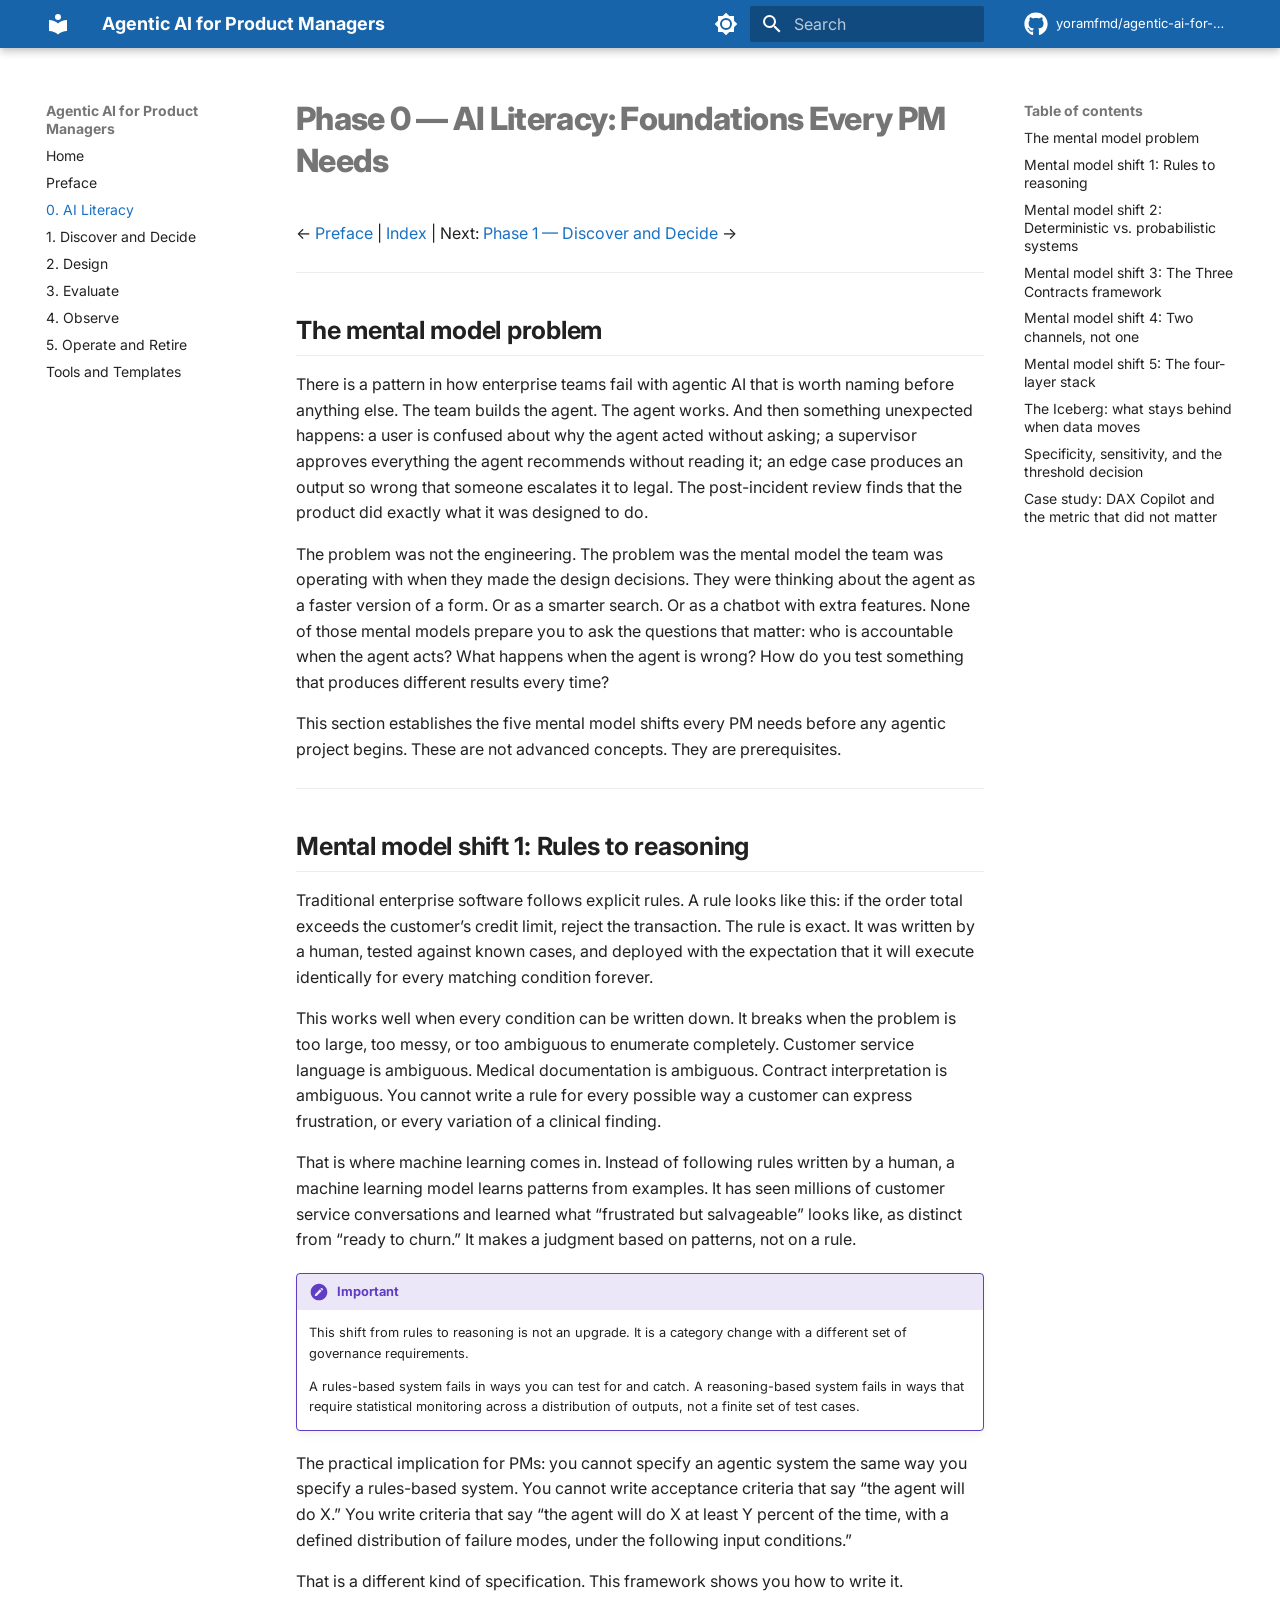
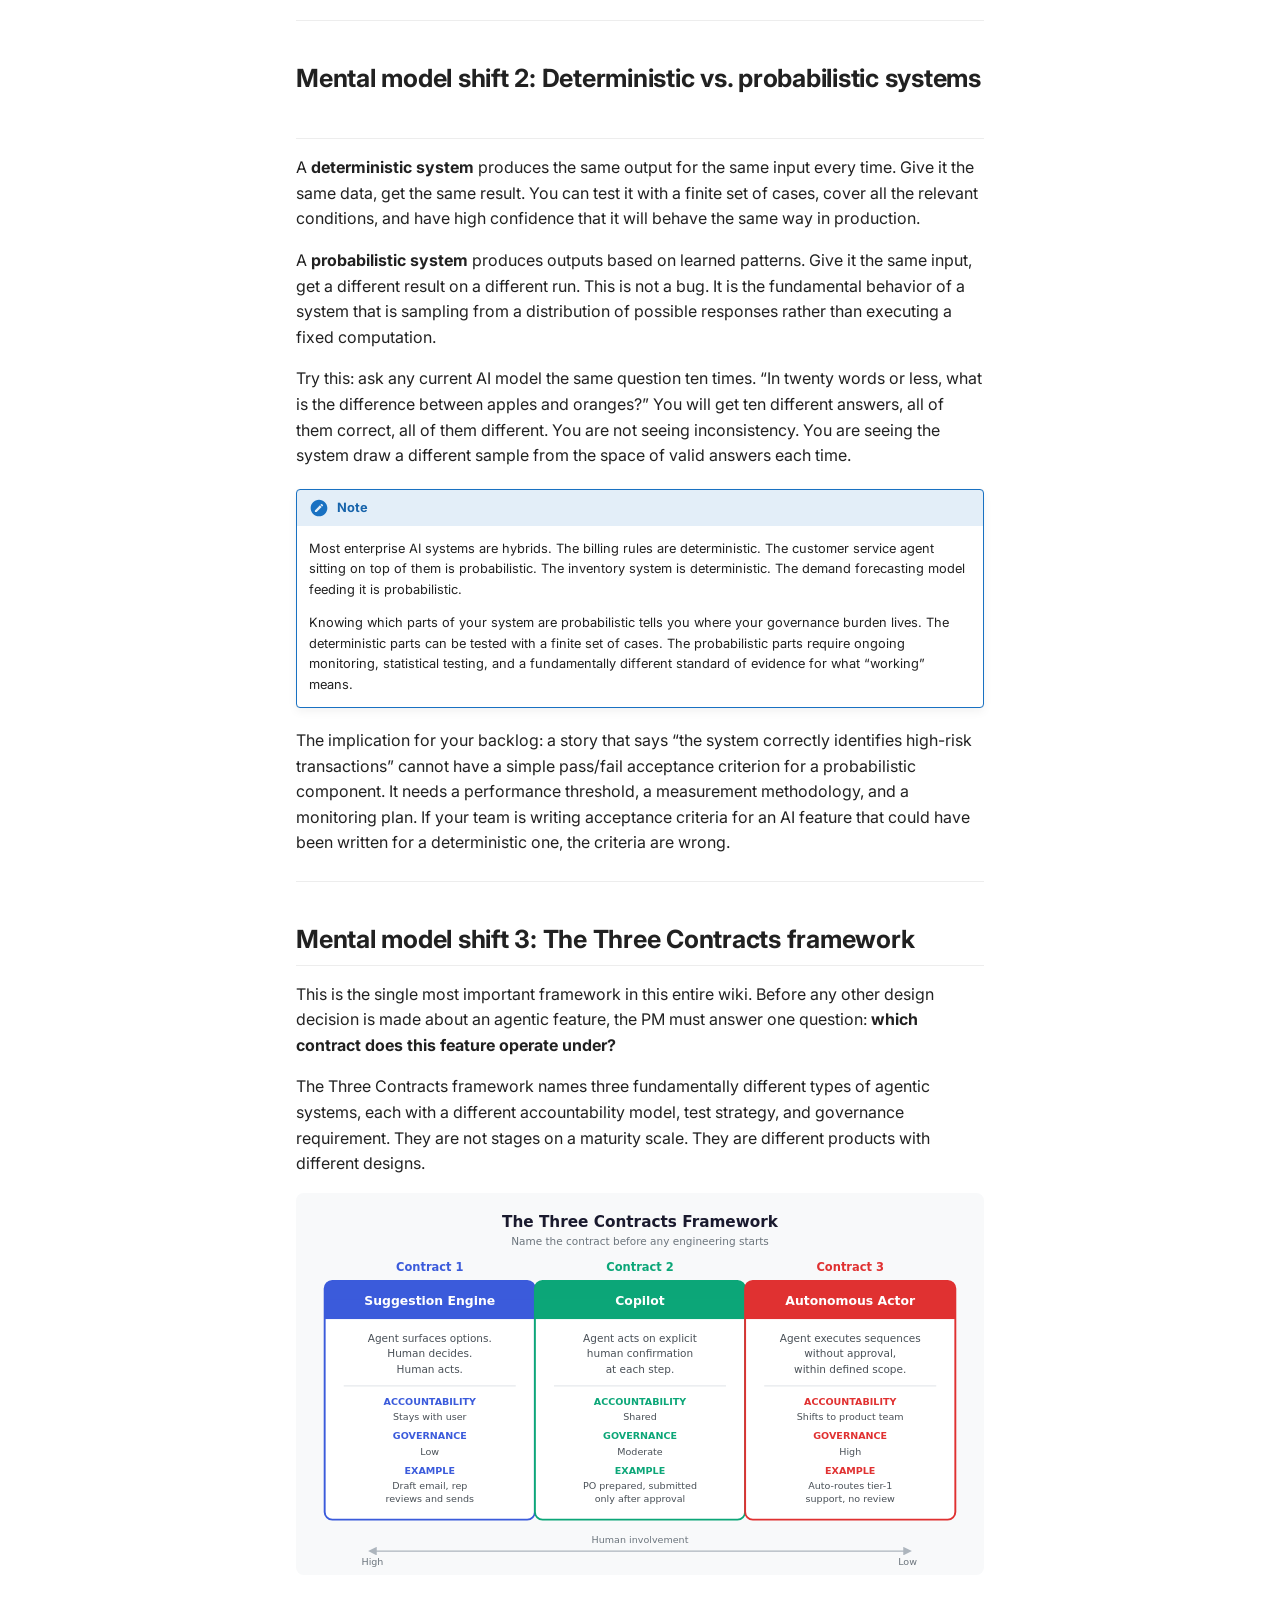
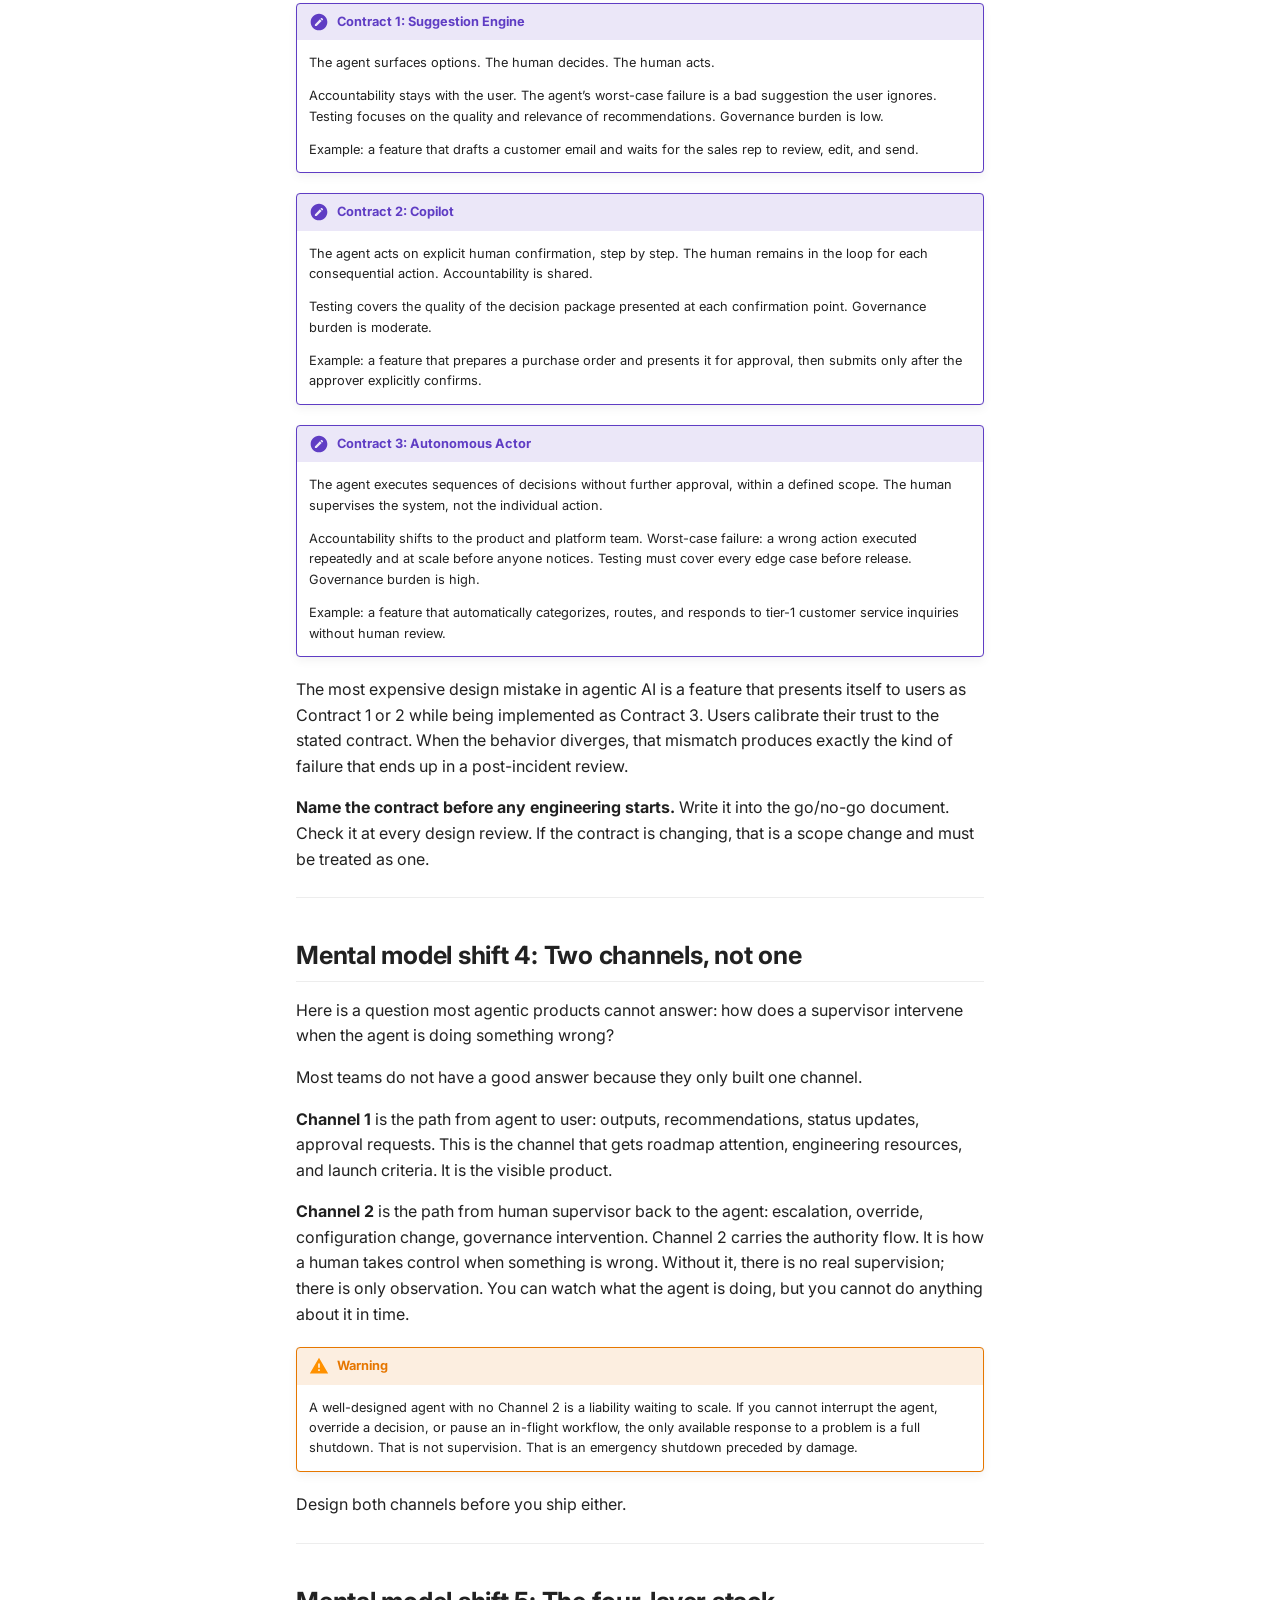
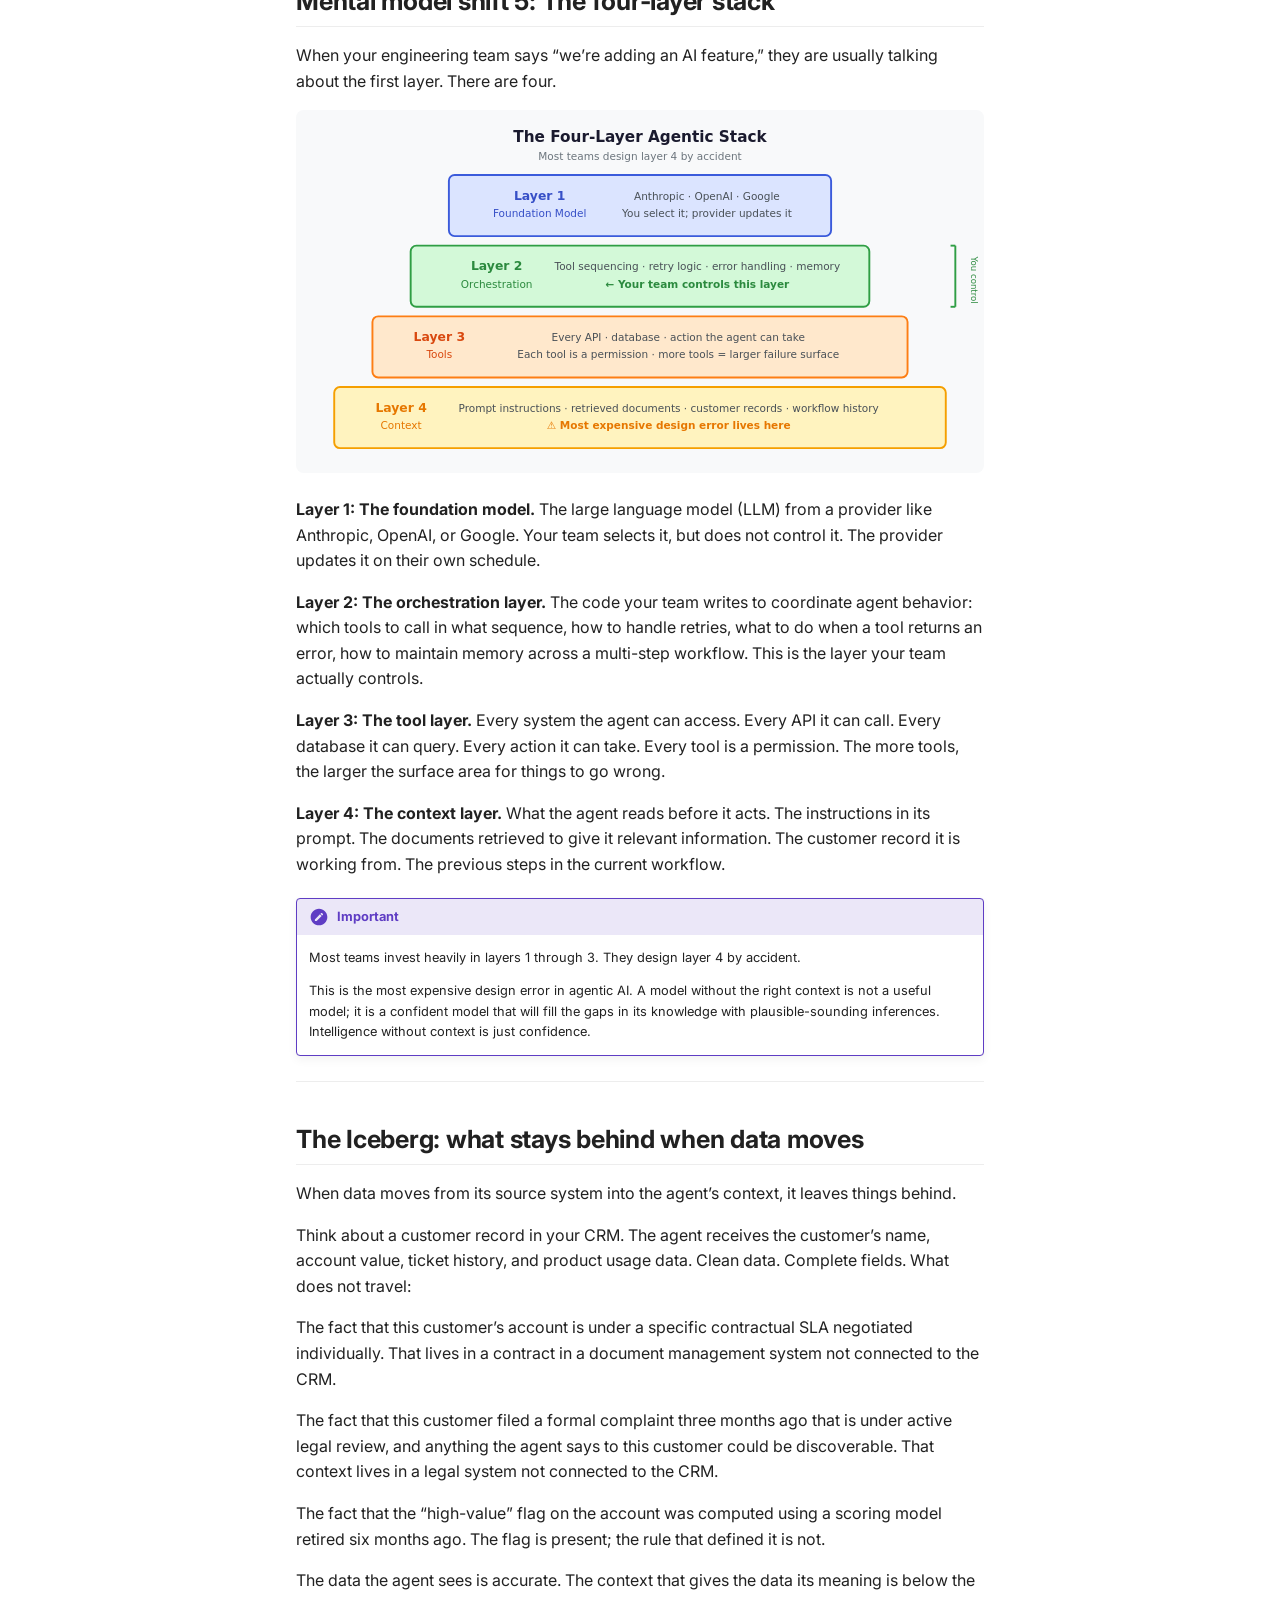
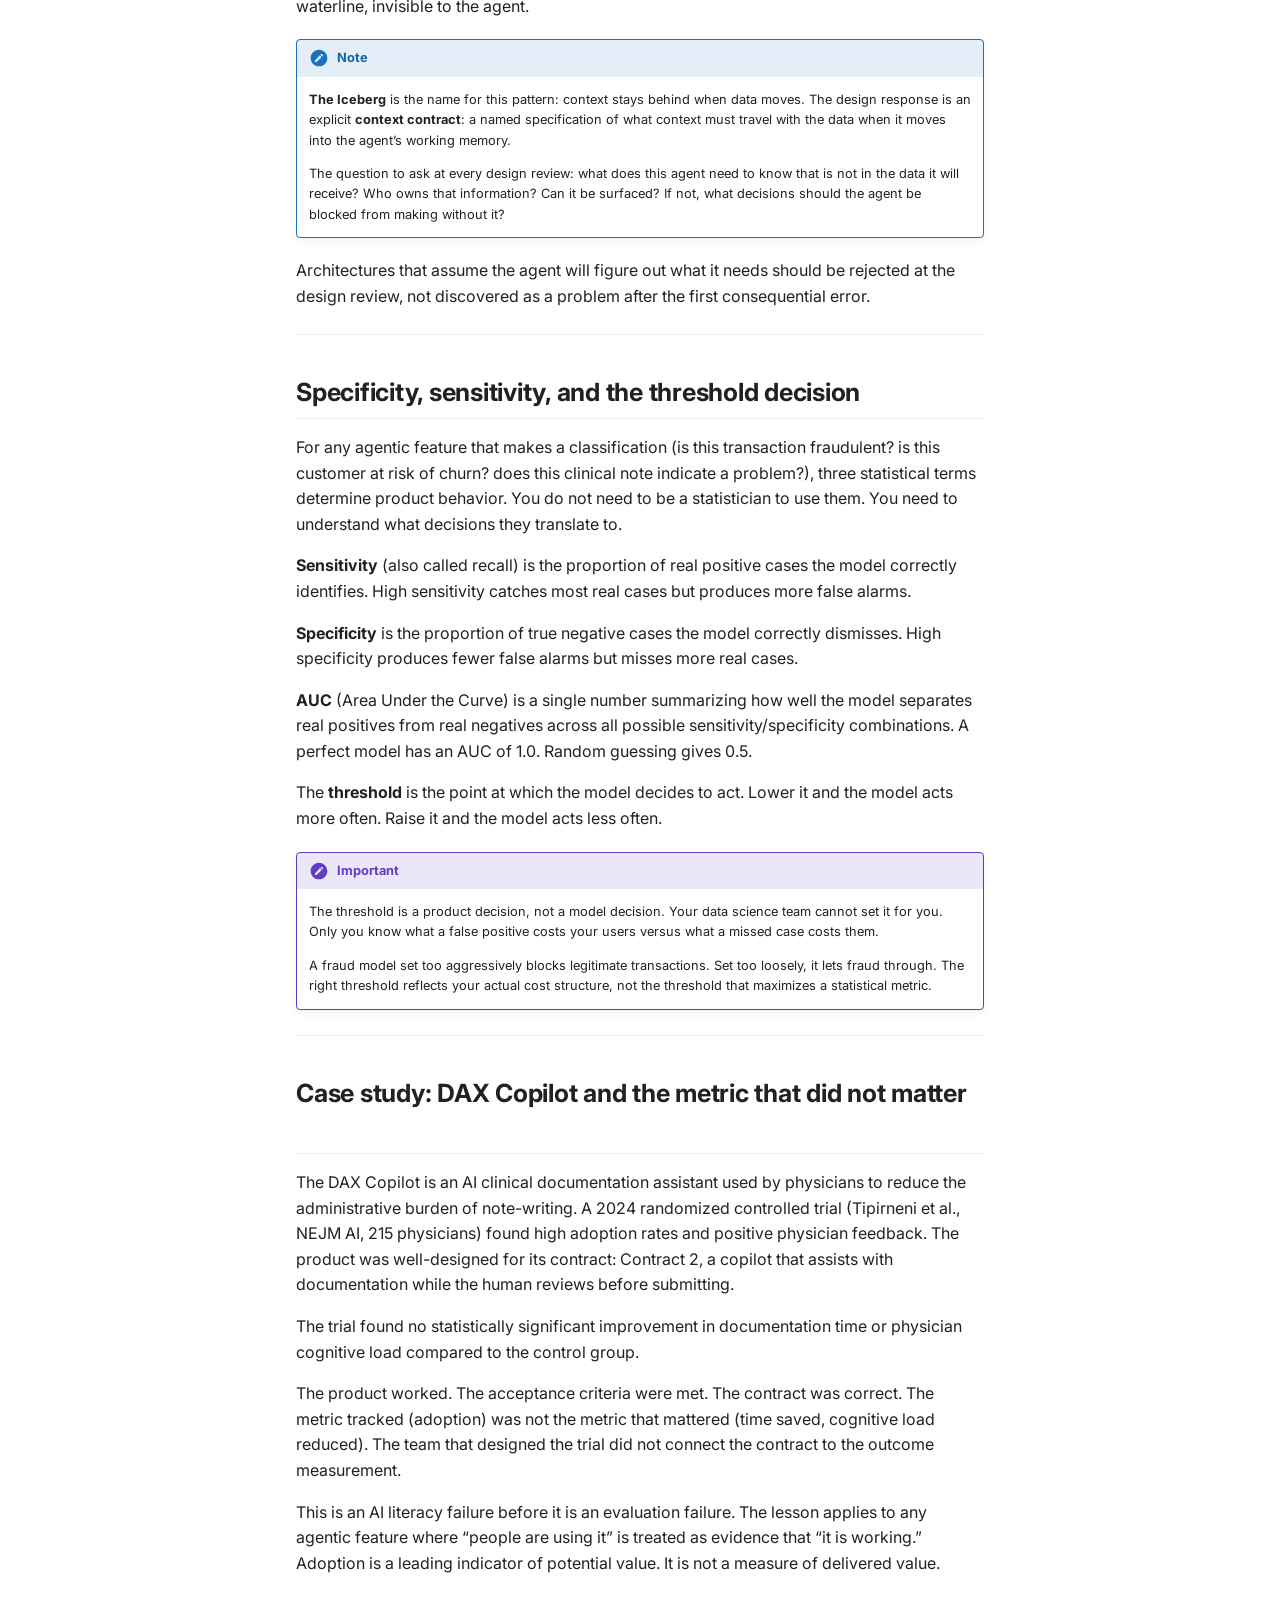
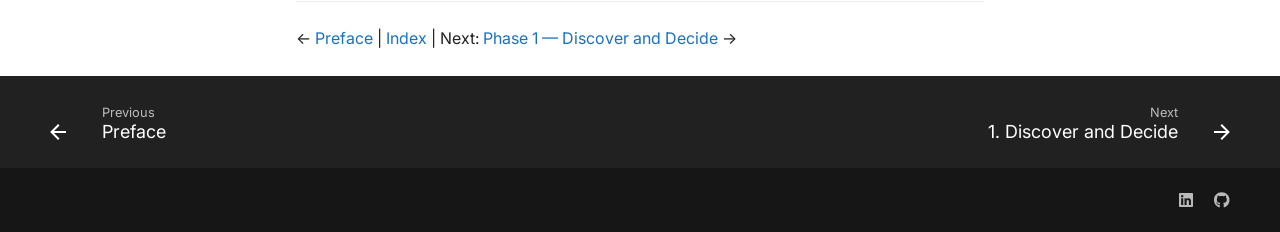
<file: 01-ai-literacy/index.html>
<!doctype html>
<html lang="en" class="no-js">
  <head>
    
      <meta charset="utf-8">
      <meta name="viewport" content="width=device-width,initial-scale=1">
      
        <meta name="description" content="A lifecycle framework for building, evaluating, and governing agentic AI systems">
      
      
        <meta name="author" content="Yoram Friedman">
      
      
        <link rel="canonical" href="https://yoramfmd.github.io/agentic-ai-for-pms/01-ai-literacy/">
      
      
        <link rel="prev" href="../00-preface/">
      
      
        <link rel="next" href="../02-discover-and-decide/">
      
      
      <link rel="icon" href="../assets/images/favicon.png">
      <meta name="generator" content="mkdocs-1.5.3, mkdocs-material-9.5.18">
    
    
      
        <title>0. AI Literacy - Agentic AI for Product Managers</title>
      
    
    
      <link rel="stylesheet" href="../assets/stylesheets/main.66ac8b77.min.css">
      
        
        <link rel="stylesheet" href="../assets/stylesheets/palette.06af60db.min.css">
      
      


    
    
      
    
    
      
        
        
        <link rel="preconnect" href="https://fonts.gstatic.com" crossorigin>
        <link rel="stylesheet" href="https://fonts.googleapis.com/css?family=Inter:300,300i,400,400i,700,700i%7CJetBrains+Mono:400,400i,700,700i&display=fallback">
        <style>:root{--md-text-font:"Inter";--md-code-font:"JetBrains Mono"}</style>
      
    
    
      <link rel="stylesheet" href="../stylesheets/extra.css">
    
    <script>__md_scope=new URL("..",location),__md_hash=e=>[...e].reduce((e,_)=>(e<<5)-e+_.charCodeAt(0),0),__md_get=(e,_=localStorage,t=__md_scope)=>JSON.parse(_.getItem(t.pathname+"."+e)),__md_set=(e,_,t=localStorage,a=__md_scope)=>{try{t.setItem(a.pathname+"."+e,JSON.stringify(_))}catch(e){}}</script>
    
      

    
    
    
  </head>
  
  
    
    
      
    
    
    
    
    <body dir="ltr" data-md-color-scheme="default" data-md-color-primary="custom" data-md-color-accent="custom">
  
    
    <input class="md-toggle" data-md-toggle="drawer" type="checkbox" id="__drawer" autocomplete="off">
    <input class="md-toggle" data-md-toggle="search" type="checkbox" id="__search" autocomplete="off">
    <label class="md-overlay" for="__drawer"></label>
    <div data-md-component="skip">
      
        
        <a href="#phase-0-ai-literacy-foundations-every-pm-needs" class="md-skip">
          Skip to content
        </a>
      
    </div>
    <div data-md-component="announce">
      
    </div>
    
    
      

  

<header class="md-header md-header--shadow" data-md-component="header">
  <nav class="md-header__inner md-grid" aria-label="Header">
    <a href=".." title="Agentic AI for Product Managers" class="md-header__button md-logo" aria-label="Agentic AI for Product Managers" data-md-component="logo">
      
  
  <svg xmlns="http://www.w3.org/2000/svg" viewBox="0 0 24 24"><path d="M12 8a3 3 0 0 0 3-3 3 3 0 0 0-3-3 3 3 0 0 0-3 3 3 3 0 0 0 3 3m0 3.54C9.64 9.35 6.5 8 3 8v11c3.5 0 6.64 1.35 9 3.54 2.36-2.19 5.5-3.54 9-3.54V8c-3.5 0-6.64 1.35-9 3.54Z"/></svg>

    </a>
    <label class="md-header__button md-icon" for="__drawer">
      
      <svg xmlns="http://www.w3.org/2000/svg" viewBox="0 0 24 24"><path d="M3 6h18v2H3V6m0 5h18v2H3v-2m0 5h18v2H3v-2Z"/></svg>
    </label>
    <div class="md-header__title" data-md-component="header-title">
      <div class="md-header__ellipsis">
        <div class="md-header__topic">
          <span class="md-ellipsis">
            Agentic AI for Product Managers
          </span>
        </div>
        <div class="md-header__topic" data-md-component="header-topic">
          <span class="md-ellipsis">
            
              0. AI Literacy
            
          </span>
        </div>
      </div>
    </div>
    
      
        <form class="md-header__option" data-md-component="palette">
  
    
    
    
    <input class="md-option" data-md-color-media="" data-md-color-scheme="default" data-md-color-primary="custom" data-md-color-accent="custom"  aria-label="Switch to dark mode"  type="radio" name="__palette" id="__palette_0">
    
      <label class="md-header__button md-icon" title="Switch to dark mode" for="__palette_1" hidden>
        <svg xmlns="http://www.w3.org/2000/svg" viewBox="0 0 24 24"><path d="M12 8a4 4 0 0 0-4 4 4 4 0 0 0 4 4 4 4 0 0 0 4-4 4 4 0 0 0-4-4m0 10a6 6 0 0 1-6-6 6 6 0 0 1 6-6 6 6 0 0 1 6 6 6 6 0 0 1-6 6m8-9.31V4h-4.69L12 .69 8.69 4H4v4.69L.69 12 4 15.31V20h4.69L12 23.31 15.31 20H20v-4.69L23.31 12 20 8.69Z"/></svg>
      </label>
    
  
    
    
    
    <input class="md-option" data-md-color-media="" data-md-color-scheme="slate" data-md-color-primary="custom" data-md-color-accent="custom"  aria-label="Switch to light mode"  type="radio" name="__palette" id="__palette_1">
    
      <label class="md-header__button md-icon" title="Switch to light mode" for="__palette_0" hidden>
        <svg xmlns="http://www.w3.org/2000/svg" viewBox="0 0 24 24"><path d="M12 18c-.89 0-1.74-.2-2.5-.55C11.56 16.5 13 14.42 13 12c0-2.42-1.44-4.5-3.5-5.45C10.26 6.2 11.11 6 12 6a6 6 0 0 1 6 6 6 6 0 0 1-6 6m8-9.31V4h-4.69L12 .69 8.69 4H4v4.69L.69 12 4 15.31V20h4.69L12 23.31 15.31 20H20v-4.69L23.31 12 20 8.69Z"/></svg>
      </label>
    
  
</form>
      
    
    
      <script>var media,input,key,value,palette=__md_get("__palette");if(palette&&palette.color){"(prefers-color-scheme)"===palette.color.media&&(media=matchMedia("(prefers-color-scheme: light)"),input=document.querySelector(media.matches?"[data-md-color-media='(prefers-color-scheme: light)']":"[data-md-color-media='(prefers-color-scheme: dark)']"),palette.color.media=input.getAttribute("data-md-color-media"),palette.color.scheme=input.getAttribute("data-md-color-scheme"),palette.color.primary=input.getAttribute("data-md-color-primary"),palette.color.accent=input.getAttribute("data-md-color-accent"));for([key,value]of Object.entries(palette.color))document.body.setAttribute("data-md-color-"+key,value)}</script>
    
    
    
      <label class="md-header__button md-icon" for="__search">
        
        <svg xmlns="http://www.w3.org/2000/svg" viewBox="0 0 24 24"><path d="M9.5 3A6.5 6.5 0 0 1 16 9.5c0 1.61-.59 3.09-1.56 4.23l.27.27h.79l5 5-1.5 1.5-5-5v-.79l-.27-.27A6.516 6.516 0 0 1 9.5 16 6.5 6.5 0 0 1 3 9.5 6.5 6.5 0 0 1 9.5 3m0 2C7 5 5 7 5 9.5S7 14 9.5 14 14 12 14 9.5 12 5 9.5 5Z"/></svg>
      </label>
      <div class="md-search" data-md-component="search" role="dialog">
  <label class="md-search__overlay" for="__search"></label>
  <div class="md-search__inner" role="search">
    <form class="md-search__form" name="search">
      <input type="text" class="md-search__input" name="query" aria-label="Search" placeholder="Search" autocapitalize="off" autocorrect="off" autocomplete="off" spellcheck="false" data-md-component="search-query" required>
      <label class="md-search__icon md-icon" for="__search">
        
        <svg xmlns="http://www.w3.org/2000/svg" viewBox="0 0 24 24"><path d="M9.5 3A6.5 6.5 0 0 1 16 9.5c0 1.61-.59 3.09-1.56 4.23l.27.27h.79l5 5-1.5 1.5-5-5v-.79l-.27-.27A6.516 6.516 0 0 1 9.5 16 6.5 6.5 0 0 1 3 9.5 6.5 6.5 0 0 1 9.5 3m0 2C7 5 5 7 5 9.5S7 14 9.5 14 14 12 14 9.5 12 5 9.5 5Z"/></svg>
        
        <svg xmlns="http://www.w3.org/2000/svg" viewBox="0 0 24 24"><path d="M20 11v2H8l5.5 5.5-1.42 1.42L4.16 12l7.92-7.92L13.5 5.5 8 11h12Z"/></svg>
      </label>
      <nav class="md-search__options" aria-label="Search">
        
        <button type="reset" class="md-search__icon md-icon" title="Clear" aria-label="Clear" tabindex="-1">
          
          <svg xmlns="http://www.w3.org/2000/svg" viewBox="0 0 24 24"><path d="M19 6.41 17.59 5 12 10.59 6.41 5 5 6.41 10.59 12 5 17.59 6.41 19 12 13.41 17.59 19 19 17.59 13.41 12 19 6.41Z"/></svg>
        </button>
      </nav>
      
        <div class="md-search__suggest" data-md-component="search-suggest"></div>
      
    </form>
    <div class="md-search__output">
      <div class="md-search__scrollwrap" data-md-scrollfix>
        <div class="md-search-result" data-md-component="search-result">
          <div class="md-search-result__meta">
            Initializing search
          </div>
          <ol class="md-search-result__list" role="presentation"></ol>
        </div>
      </div>
    </div>
  </div>
</div>
    
    
      <div class="md-header__source">
        <a href="https://github.com/yoramfmd/agentic-ai-for-pms" title="Go to repository" class="md-source" data-md-component="source">
  <div class="md-source__icon md-icon">
    
    <svg xmlns="http://www.w3.org/2000/svg" viewBox="0 0 496 512"><!--! Font Awesome Free 6.5.2 by @fontawesome - https://fontawesome.com License - https://fontawesome.com/license/free (Icons: CC BY 4.0, Fonts: SIL OFL 1.1, Code: MIT License) Copyright 2024 Fonticons, Inc.--><path d="M165.9 397.4c0 2-2.3 3.6-5.2 3.6-3.3.3-5.6-1.3-5.6-3.6 0-2 2.3-3.6 5.2-3.6 3-.3 5.6 1.3 5.6 3.6zm-31.1-4.5c-.7 2 1.3 4.3 4.3 4.9 2.6 1 5.6 0 6.2-2s-1.3-4.3-4.3-5.2c-2.6-.7-5.5.3-6.2 2.3zm44.2-1.7c-2.9.7-4.9 2.6-4.6 4.9.3 2 2.9 3.3 5.9 2.6 2.9-.7 4.9-2.6 4.6-4.6-.3-1.9-3-3.2-5.9-2.9zM244.8 8C106.1 8 0 113.3 0 252c0 110.9 69.8 205.8 169.5 239.2 12.8 2.3 17.3-5.6 17.3-12.1 0-6.2-.3-40.4-.3-61.4 0 0-70 15-84.7-29.8 0 0-11.4-29.1-27.8-36.6 0 0-22.9-15.7 1.6-15.4 0 0 24.9 2 38.6 25.8 21.9 38.6 58.6 27.5 72.9 20.9 2.3-16 8.8-27.1 16-33.7-55.9-6.2-112.3-14.3-112.3-110.5 0-27.5 7.6-41.3 23.6-58.9-2.6-6.5-11.1-33.3 2.6-67.9 20.9-6.5 69 27 69 27 20-5.6 41.5-8.5 62.8-8.5s42.8 2.9 62.8 8.5c0 0 48.1-33.6 69-27 13.7 34.7 5.2 61.4 2.6 67.9 16 17.7 25.8 31.5 25.8 58.9 0 96.5-58.9 104.2-114.8 110.5 9.2 7.9 17 22.9 17 46.4 0 33.7-.3 75.4-.3 83.6 0 6.5 4.6 14.4 17.3 12.1C428.2 457.8 496 362.9 496 252 496 113.3 383.5 8 244.8 8zM97.2 352.9c-1.3 1-1 3.3.7 5.2 1.6 1.6 3.9 2.3 5.2 1 1.3-1 1-3.3-.7-5.2-1.6-1.6-3.9-2.3-5.2-1zm-10.8-8.1c-.7 1.3.3 2.9 2.3 3.9 1.6 1 3.6.7 4.3-.7.7-1.3-.3-2.9-2.3-3.9-2-.6-3.6-.3-4.3.7zm32.4 35.6c-1.6 1.3-1 4.3 1.3 6.2 2.3 2.3 5.2 2.6 6.5 1 1.3-1.3.7-4.3-1.3-6.2-2.2-2.3-5.2-2.6-6.5-1zm-11.4-14.7c-1.6 1-1.6 3.6 0 5.9 1.6 2.3 4.3 3.3 5.6 2.3 1.6-1.3 1.6-3.9 0-6.2-1.4-2.3-4-3.3-5.6-2z"/></svg>
  </div>
  <div class="md-source__repository">
    yoramfmd/agentic-ai-for-pms
  </div>
</a>
      </div>
    
  </nav>
  
</header>
    
    <div class="md-container" data-md-component="container">
      
      
        
          
        
      
      <main class="md-main" data-md-component="main">
        <div class="md-main__inner md-grid">
          
            
              
              <div class="md-sidebar md-sidebar--primary" data-md-component="sidebar" data-md-type="navigation" >
                <div class="md-sidebar__scrollwrap">
                  <div class="md-sidebar__inner">
                    



<nav class="md-nav md-nav--primary" aria-label="Navigation" data-md-level="0">
  <label class="md-nav__title" for="__drawer">
    <a href=".." title="Agentic AI for Product Managers" class="md-nav__button md-logo" aria-label="Agentic AI for Product Managers" data-md-component="logo">
      
  
  <svg xmlns="http://www.w3.org/2000/svg" viewBox="0 0 24 24"><path d="M12 8a3 3 0 0 0 3-3 3 3 0 0 0-3-3 3 3 0 0 0-3 3 3 3 0 0 0 3 3m0 3.54C9.64 9.35 6.5 8 3 8v11c3.5 0 6.64 1.35 9 3.54 2.36-2.19 5.5-3.54 9-3.54V8c-3.5 0-6.64 1.35-9 3.54Z"/></svg>

    </a>
    Agentic AI for Product Managers
  </label>
  
    <div class="md-nav__source">
      <a href="https://github.com/yoramfmd/agentic-ai-for-pms" title="Go to repository" class="md-source" data-md-component="source">
  <div class="md-source__icon md-icon">
    
    <svg xmlns="http://www.w3.org/2000/svg" viewBox="0 0 496 512"><!--! Font Awesome Free 6.5.2 by @fontawesome - https://fontawesome.com License - https://fontawesome.com/license/free (Icons: CC BY 4.0, Fonts: SIL OFL 1.1, Code: MIT License) Copyright 2024 Fonticons, Inc.--><path d="M165.9 397.4c0 2-2.3 3.6-5.2 3.6-3.3.3-5.6-1.3-5.6-3.6 0-2 2.3-3.6 5.2-3.6 3-.3 5.6 1.3 5.6 3.6zm-31.1-4.5c-.7 2 1.3 4.3 4.3 4.9 2.6 1 5.6 0 6.2-2s-1.3-4.3-4.3-5.2c-2.6-.7-5.5.3-6.2 2.3zm44.2-1.7c-2.9.7-4.9 2.6-4.6 4.9.3 2 2.9 3.3 5.9 2.6 2.9-.7 4.9-2.6 4.6-4.6-.3-1.9-3-3.2-5.9-2.9zM244.8 8C106.1 8 0 113.3 0 252c0 110.9 69.8 205.8 169.5 239.2 12.8 2.3 17.3-5.6 17.3-12.1 0-6.2-.3-40.4-.3-61.4 0 0-70 15-84.7-29.8 0 0-11.4-29.1-27.8-36.6 0 0-22.9-15.7 1.6-15.4 0 0 24.9 2 38.6 25.8 21.9 38.6 58.6 27.5 72.9 20.9 2.3-16 8.8-27.1 16-33.7-55.9-6.2-112.3-14.3-112.3-110.5 0-27.5 7.6-41.3 23.6-58.9-2.6-6.5-11.1-33.3 2.6-67.9 20.9-6.5 69 27 69 27 20-5.6 41.5-8.5 62.8-8.5s42.8 2.9 62.8 8.5c0 0 48.1-33.6 69-27 13.7 34.7 5.2 61.4 2.6 67.9 16 17.7 25.8 31.5 25.8 58.9 0 96.5-58.9 104.2-114.8 110.5 9.2 7.9 17 22.9 17 46.4 0 33.7-.3 75.4-.3 83.6 0 6.5 4.6 14.4 17.3 12.1C428.2 457.8 496 362.9 496 252 496 113.3 383.5 8 244.8 8zM97.2 352.9c-1.3 1-1 3.3.7 5.2 1.6 1.6 3.9 2.3 5.2 1 1.3-1 1-3.3-.7-5.2-1.6-1.6-3.9-2.3-5.2-1zm-10.8-8.1c-.7 1.3.3 2.9 2.3 3.9 1.6 1 3.6.7 4.3-.7.7-1.3-.3-2.9-2.3-3.9-2-.6-3.6-.3-4.3.7zm32.4 35.6c-1.6 1.3-1 4.3 1.3 6.2 2.3 2.3 5.2 2.6 6.5 1 1.3-1.3.7-4.3-1.3-6.2-2.2-2.3-5.2-2.6-6.5-1zm-11.4-14.7c-1.6 1-1.6 3.6 0 5.9 1.6 2.3 4.3 3.3 5.6 2.3 1.6-1.3 1.6-3.9 0-6.2-1.4-2.3-4-3.3-5.6-2z"/></svg>
  </div>
  <div class="md-source__repository">
    yoramfmd/agentic-ai-for-pms
  </div>
</a>
    </div>
  
  <ul class="md-nav__list" data-md-scrollfix>
    
      
      
  
  
  
  
    <li class="md-nav__item">
      <a href=".." class="md-nav__link">
        
  
  <span class="md-ellipsis">
    Home
  </span>
  

      </a>
    </li>
  

    
      
      
  
  
  
  
    <li class="md-nav__item">
      <a href="../00-preface/" class="md-nav__link">
        
  
  <span class="md-ellipsis">
    Preface
  </span>
  

      </a>
    </li>
  

    
      
      
  
  
    
  
  
  
    <li class="md-nav__item md-nav__item--active">
      
      <input class="md-nav__toggle md-toggle" type="checkbox" id="__toc">
      
      
        
      
      
        <label class="md-nav__link md-nav__link--active" for="__toc">
          
  
  <span class="md-ellipsis">
    0. AI Literacy
  </span>
  

          <span class="md-nav__icon md-icon"></span>
        </label>
      
      <a href="./" class="md-nav__link md-nav__link--active">
        
  
  <span class="md-ellipsis">
    0. AI Literacy
  </span>
  

      </a>
      
        

<nav class="md-nav md-nav--secondary" aria-label="Table of contents">
  
  
  
    
  
  
    <label class="md-nav__title" for="__toc">
      <span class="md-nav__icon md-icon"></span>
      Table of contents
    </label>
    <ul class="md-nav__list" data-md-component="toc" data-md-scrollfix>
      
        <li class="md-nav__item">
  <a href="#the-mental-model-problem" class="md-nav__link">
    <span class="md-ellipsis">
      The mental model problem
    </span>
  </a>
  
</li>
      
        <li class="md-nav__item">
  <a href="#mental-model-shift-1-rules-to-reasoning" class="md-nav__link">
    <span class="md-ellipsis">
      Mental model shift 1: Rules to reasoning
    </span>
  </a>
  
</li>
      
        <li class="md-nav__item">
  <a href="#mental-model-shift-2-deterministic-vs-probabilistic-systems" class="md-nav__link">
    <span class="md-ellipsis">
      Mental model shift 2: Deterministic vs. probabilistic systems
    </span>
  </a>
  
</li>
      
        <li class="md-nav__item">
  <a href="#mental-model-shift-3-the-three-contracts-framework" class="md-nav__link">
    <span class="md-ellipsis">
      Mental model shift 3: The Three Contracts framework
    </span>
  </a>
  
</li>
      
        <li class="md-nav__item">
  <a href="#mental-model-shift-4-two-channels-not-one" class="md-nav__link">
    <span class="md-ellipsis">
      Mental model shift 4: Two channels, not one
    </span>
  </a>
  
</li>
      
        <li class="md-nav__item">
  <a href="#mental-model-shift-5-the-four-layer-stack" class="md-nav__link">
    <span class="md-ellipsis">
      Mental model shift 5: The four-layer stack
    </span>
  </a>
  
</li>
      
        <li class="md-nav__item">
  <a href="#the-iceberg-what-stays-behind-when-data-moves" class="md-nav__link">
    <span class="md-ellipsis">
      The Iceberg: what stays behind when data moves
    </span>
  </a>
  
</li>
      
        <li class="md-nav__item">
  <a href="#specificity-sensitivity-and-the-threshold-decision" class="md-nav__link">
    <span class="md-ellipsis">
      Specificity, sensitivity, and the threshold decision
    </span>
  </a>
  
</li>
      
        <li class="md-nav__item">
  <a href="#case-study-dax-copilot-and-the-metric-that-did-not-matter" class="md-nav__link">
    <span class="md-ellipsis">
      Case study: DAX Copilot and the metric that did not matter
    </span>
  </a>
  
</li>
      
    </ul>
  
</nav>
      
    </li>
  

    
      
      
  
  
  
  
    <li class="md-nav__item">
      <a href="../02-discover-and-decide/" class="md-nav__link">
        
  
  <span class="md-ellipsis">
    1. Discover and Decide
  </span>
  

      </a>
    </li>
  

    
      
      
  
  
  
  
    <li class="md-nav__item">
      <a href="../03-design/" class="md-nav__link">
        
  
  <span class="md-ellipsis">
    2. Design
  </span>
  

      </a>
    </li>
  

    
      
      
  
  
  
  
    <li class="md-nav__item">
      <a href="../04-evaluate/" class="md-nav__link">
        
  
  <span class="md-ellipsis">
    3. Evaluate
  </span>
  

      </a>
    </li>
  

    
      
      
  
  
  
  
    <li class="md-nav__item">
      <a href="../05-observe/" class="md-nav__link">
        
  
  <span class="md-ellipsis">
    4. Observe
  </span>
  

      </a>
    </li>
  

    
      
      
  
  
  
  
    <li class="md-nav__item">
      <a href="../06-operate-govern-retire/" class="md-nav__link">
        
  
  <span class="md-ellipsis">
    5. Operate and Retire
  </span>
  

      </a>
    </li>
  

    
      
      
  
  
  
  
    <li class="md-nav__item">
      <a href="../07-tools-and-templates/" class="md-nav__link">
        
  
  <span class="md-ellipsis">
    Tools and Templates
  </span>
  

      </a>
    </li>
  

    
  </ul>
</nav>
                  </div>
                </div>
              </div>
            
            
              
              <div class="md-sidebar md-sidebar--secondary" data-md-component="sidebar" data-md-type="toc" >
                <div class="md-sidebar__scrollwrap">
                  <div class="md-sidebar__inner">
                    

<nav class="md-nav md-nav--secondary" aria-label="Table of contents">
  
  
  
    
  
  
    <label class="md-nav__title" for="__toc">
      <span class="md-nav__icon md-icon"></span>
      Table of contents
    </label>
    <ul class="md-nav__list" data-md-component="toc" data-md-scrollfix>
      
        <li class="md-nav__item">
  <a href="#the-mental-model-problem" class="md-nav__link">
    <span class="md-ellipsis">
      The mental model problem
    </span>
  </a>
  
</li>
      
        <li class="md-nav__item">
  <a href="#mental-model-shift-1-rules-to-reasoning" class="md-nav__link">
    <span class="md-ellipsis">
      Mental model shift 1: Rules to reasoning
    </span>
  </a>
  
</li>
      
        <li class="md-nav__item">
  <a href="#mental-model-shift-2-deterministic-vs-probabilistic-systems" class="md-nav__link">
    <span class="md-ellipsis">
      Mental model shift 2: Deterministic vs. probabilistic systems
    </span>
  </a>
  
</li>
      
        <li class="md-nav__item">
  <a href="#mental-model-shift-3-the-three-contracts-framework" class="md-nav__link">
    <span class="md-ellipsis">
      Mental model shift 3: The Three Contracts framework
    </span>
  </a>
  
</li>
      
        <li class="md-nav__item">
  <a href="#mental-model-shift-4-two-channels-not-one" class="md-nav__link">
    <span class="md-ellipsis">
      Mental model shift 4: Two channels, not one
    </span>
  </a>
  
</li>
      
        <li class="md-nav__item">
  <a href="#mental-model-shift-5-the-four-layer-stack" class="md-nav__link">
    <span class="md-ellipsis">
      Mental model shift 5: The four-layer stack
    </span>
  </a>
  
</li>
      
        <li class="md-nav__item">
  <a href="#the-iceberg-what-stays-behind-when-data-moves" class="md-nav__link">
    <span class="md-ellipsis">
      The Iceberg: what stays behind when data moves
    </span>
  </a>
  
</li>
      
        <li class="md-nav__item">
  <a href="#specificity-sensitivity-and-the-threshold-decision" class="md-nav__link">
    <span class="md-ellipsis">
      Specificity, sensitivity, and the threshold decision
    </span>
  </a>
  
</li>
      
        <li class="md-nav__item">
  <a href="#case-study-dax-copilot-and-the-metric-that-did-not-matter" class="md-nav__link">
    <span class="md-ellipsis">
      Case study: DAX Copilot and the metric that did not matter
    </span>
  </a>
  
</li>
      
    </ul>
  
</nav>
                  </div>
                </div>
              </div>
            
          
          
            <div class="md-content" data-md-component="content">
              <article class="md-content__inner md-typeset">
                
                  

  
  


<h1 id="phase-0-ai-literacy-foundations-every-pm-needs">Phase 0 — AI Literacy: Foundations Every PM Needs<a class="headerlink" href="#phase-0-ai-literacy-foundations-every-pm-needs" title="Permanent link">&para;</a></h1>
<p>← <a href="../00-preface/">Preface</a> | <a href="README.md">Index</a> | Next: <a href="../02-discover-and-decide/">Phase 1 — Discover and Decide</a> →</p>
<hr />
<h2 id="the-mental-model-problem">The mental model problem<a class="headerlink" href="#the-mental-model-problem" title="Permanent link">&para;</a></h2>
<p>There is a pattern in how enterprise teams fail with agentic AI that is worth naming before anything else. The team builds the agent. The agent works. And then something unexpected happens: a user is confused about why the agent acted without asking; a supervisor approves everything the agent recommends without reading it; an edge case produces an output so wrong that someone escalates it to legal. The post-incident review finds that the product did exactly what it was designed to do.</p>
<p>The problem was not the engineering. The problem was the mental model the team was operating with when they made the design decisions. They were thinking about the agent as a faster version of a form. Or as a smarter search. Or as a chatbot with extra features. None of those mental models prepare you to ask the questions that matter: who is accountable when the agent acts? What happens when the agent is wrong? How do you test something that produces different results every time?</p>
<p>This section establishes the five mental model shifts every PM needs before any agentic project begins. These are not advanced concepts. They are prerequisites.</p>
<hr />
<h2 id="mental-model-shift-1-rules-to-reasoning">Mental model shift 1: Rules to reasoning<a class="headerlink" href="#mental-model-shift-1-rules-to-reasoning" title="Permanent link">&para;</a></h2>
<p>Traditional enterprise software follows explicit rules. A rule looks like this: if the order total exceeds the customer’s credit limit, reject the transaction. The rule is exact. It was written by a human, tested against known cases, and deployed with the expectation that it will execute identically for every matching condition forever.</p>
<p>This works well when every condition can be written down. It breaks when the problem is too large, too messy, or too ambiguous to enumerate completely. Customer service language is ambiguous. Medical documentation is ambiguous. Contract interpretation is ambiguous. You cannot write a rule for every possible way a customer can express frustration, or every variation of a clinical finding.</p>
<p>That is where machine learning comes in. Instead of following rules written by a human, a machine learning model learns patterns from examples. It has seen millions of customer service conversations and learned what “frustrated but salvageable” looks like, as distinct from “ready to churn.” It makes a judgment based on patterns, not on a rule.</p>
<div class="admonition important">
<p class="admonition-title">Important</p>
<p>This shift from rules to reasoning is not an upgrade. It is a category change with a different set of governance requirements.</p>
<p>A rules-based system fails in ways you can test for and catch. A reasoning-based system fails in ways that require statistical monitoring across a distribution of outputs, not a finite set of test cases.</p>
</div>
<p>The practical implication for PMs: you cannot specify an agentic system the same way you specify a rules-based system. You cannot write acceptance criteria that say “the agent will do X.” You write criteria that say “the agent will do X at least Y percent of the time, with a defined distribution of failure modes, under the following input conditions.”</p>
<p>That is a different kind of specification. This framework shows you how to write it.</p>
<hr />
<h2 id="mental-model-shift-2-deterministic-vs-probabilistic-systems">Mental model shift 2: Deterministic vs. probabilistic systems<a class="headerlink" href="#mental-model-shift-2-deterministic-vs-probabilistic-systems" title="Permanent link">&para;</a></h2>
<p>A <strong>deterministic system</strong> produces the same output for the same input every time. Give it the same data, get the same result. You can test it with a finite set of cases, cover all the relevant conditions, and have high confidence that it will behave the same way in production.</p>
<p>A <strong>probabilistic system</strong> produces outputs based on learned patterns. Give it the same input, get a different result on a different run. This is not a bug. It is the fundamental behavior of a system that is sampling from a distribution of possible responses rather than executing a fixed computation.</p>
<p>Try this: ask any current AI model the same question ten times. “In twenty words or less, what is the difference between apples and oranges?” You will get ten different answers, all of them correct, all of them different. You are not seeing inconsistency. You are seeing the system draw a different sample from the space of valid answers each time.</p>
<div class="admonition note">
<p class="admonition-title">Note</p>
<p>Most enterprise AI systems are hybrids. The billing rules are deterministic. The customer service agent sitting on top of them is probabilistic. The inventory system is deterministic. The demand forecasting model feeding it is probabilistic.</p>
<p>Knowing which parts of your system are probabilistic tells you where your governance burden lives. The deterministic parts can be tested with a finite set of cases. The probabilistic parts require ongoing monitoring, statistical testing, and a fundamentally different standard of evidence for what “working” means.</p>
</div>
<p>The implication for your backlog: a story that says “the system correctly identifies high-risk transactions” cannot have a simple pass/fail acceptance criterion for a probabilistic component. It needs a performance threshold, a measurement methodology, and a monitoring plan. If your team is writing acceptance criteria for an AI feature that could have been written for a deterministic one, the criteria are wrong.</p>
<hr />
<h2 id="mental-model-shift-3-the-three-contracts-framework">Mental model shift 3: The Three Contracts framework<a class="headerlink" href="#mental-model-shift-3-the-three-contracts-framework" title="Permanent link">&para;</a></h2>
<p>This is the single most important framework in this entire wiki. Before any other design decision is made about an agentic feature, the PM must answer one question: <strong>which contract does this feature operate under?</strong></p>
<p>The Three Contracts framework names three fundamentally different types of agentic systems, each with a different accountability model, test strategy, and governance requirement. They are not stages on a maturity scale. They are different products with different designs.</p>
<p><img alt="The Three Contracts Framework" src="../images/three-contracts.svg" /></p>
<div class="admonition important">
<p class="admonition-title">Contract 1: Suggestion Engine</p>
<p>The agent surfaces options. The human decides. The human acts.</p>
<p>Accountability stays with the user. The agent’s worst-case failure is a bad suggestion the user ignores. Testing focuses on the quality and relevance of recommendations. Governance burden is low.</p>
<p>Example: a feature that drafts a customer email and waits for the sales rep to review, edit, and send.</p>
</div>
<div class="admonition important">
<p class="admonition-title">Contract 2: Copilot</p>
<p>The agent acts on explicit human confirmation, step by step. The human remains in the loop for each consequential action. Accountability is shared.</p>
<p>Testing covers the quality of the decision package presented at each confirmation point. Governance burden is moderate.</p>
<p>Example: a feature that prepares a purchase order and presents it for approval, then submits only after the approver explicitly confirms.</p>
</div>
<div class="admonition important">
<p class="admonition-title">Contract 3: Autonomous Actor</p>
<p>The agent executes sequences of decisions without further approval, within a defined scope. The human supervises the system, not the individual action.</p>
<p>Accountability shifts to the product and platform team. Worst-case failure: a wrong action executed repeatedly and at scale before anyone notices. Testing must cover every edge case before release. Governance burden is high.</p>
<p>Example: a feature that automatically categorizes, routes, and responds to tier-1 customer service inquiries without human review.</p>
</div>
<p>The most expensive design mistake in agentic AI is a feature that presents itself to users as Contract 1 or 2 while being implemented as Contract 3. Users calibrate their trust to the stated contract. When the behavior diverges, that mismatch produces exactly the kind of failure that ends up in a post-incident review.</p>
<p><strong>Name the contract before any engineering starts.</strong> Write it into the go/no-go document. Check it at every design review. If the contract is changing, that is a scope change and must be treated as one.</p>
<hr />
<h2 id="mental-model-shift-4-two-channels-not-one">Mental model shift 4: Two channels, not one<a class="headerlink" href="#mental-model-shift-4-two-channels-not-one" title="Permanent link">&para;</a></h2>
<p>Here is a question most agentic products cannot answer: how does a supervisor intervene when the agent is doing something wrong?</p>
<p>Most teams do not have a good answer because they only built one channel.</p>
<p><strong>Channel 1</strong> is the path from agent to user: outputs, recommendations, status updates, approval requests. This is the channel that gets roadmap attention, engineering resources, and launch criteria. It is the visible product.</p>
<p><strong>Channel 2</strong> is the path from human supervisor back to the agent: escalation, override, configuration change, governance intervention. Channel 2 carries the authority flow. It is how a human takes control when something is wrong. Without it, there is no real supervision; there is only observation. You can watch what the agent is doing, but you cannot do anything about it in time.</p>
<div class="admonition warning">
<p class="admonition-title">Warning</p>
<p>A well-designed agent with no Channel 2 is a liability waiting to scale. If you cannot interrupt the agent, override a decision, or pause an in-flight workflow, the only available response to a problem is a full shutdown. That is not supervision. That is an emergency shutdown preceded by damage.</p>
</div>
<p>Design both channels before you ship either.</p>
<hr />
<h2 id="mental-model-shift-5-the-four-layer-stack">Mental model shift 5: The four-layer stack<a class="headerlink" href="#mental-model-shift-5-the-four-layer-stack" title="Permanent link">&para;</a></h2>
<p>When your engineering team says “we’re adding an AI feature,” they are usually talking about the first layer. There are four.</p>
<p><img alt="The Four-Layer Agentic Stack" src="../images/four-layer-stack.svg" /></p>
<p><strong>Layer 1: The foundation model.</strong> The large language model (LLM) from a provider like Anthropic, OpenAI, or Google. Your team selects it, but does not control it. The provider updates it on their own schedule.</p>
<p><strong>Layer 2: The orchestration layer.</strong> The code your team writes to coordinate agent behavior: which tools to call in what sequence, how to handle retries, what to do when a tool returns an error, how to maintain memory across a multi-step workflow. This is the layer your team actually controls.</p>
<p><strong>Layer 3: The tool layer.</strong> Every system the agent can access. Every API it can call. Every database it can query. Every action it can take. Every tool is a permission. The more tools, the larger the surface area for things to go wrong.</p>
<p><strong>Layer 4: The context layer.</strong> What the agent reads before it acts. The instructions in its prompt. The documents retrieved to give it relevant information. The customer record it is working from. The previous steps in the current workflow.</p>
<div class="admonition important">
<p class="admonition-title">Important</p>
<p>Most teams invest heavily in layers 1 through 3. They design layer 4 by accident.</p>
<p>This is the most expensive design error in agentic AI. A model without the right context is not a useful model; it is a confident model that will fill the gaps in its knowledge with plausible-sounding inferences. Intelligence without context is just confidence.</p>
</div>
<hr />
<h2 id="the-iceberg-what-stays-behind-when-data-moves">The Iceberg: what stays behind when data moves<a class="headerlink" href="#the-iceberg-what-stays-behind-when-data-moves" title="Permanent link">&para;</a></h2>
<p>When data moves from its source system into the agent’s context, it leaves things behind.</p>
<p>Think about a customer record in your CRM. The agent receives the customer’s name, account value, ticket history, and product usage data. Clean data. Complete fields. What does not travel:</p>
<p>The fact that this customer’s account is under a specific contractual SLA negotiated individually. That lives in a contract in a document management system not connected to the CRM.</p>
<p>The fact that this customer filed a formal complaint three months ago that is under active legal review, and anything the agent says to this customer could be discoverable. That context lives in a legal system not connected to the CRM.</p>
<p>The fact that the “high-value” flag on the account was computed using a scoring model retired six months ago. The flag is present; the rule that defined it is not.</p>
<p>The data the agent sees is accurate. The context that gives the data its meaning is below the waterline, invisible to the agent.</p>
<div class="admonition note">
<p class="admonition-title">Note</p>
<p><strong>The Iceberg</strong> is the name for this pattern: context stays behind when data moves. The design response is an explicit <strong>context contract</strong>: a named specification of what context must travel with the data when it moves into the agent’s working memory.</p>
<p>The question to ask at every design review: what does this agent need to know that is not in the data it will receive? Who owns that information? Can it be surfaced? If not, what decisions should the agent be blocked from making without it?</p>
</div>
<p>Architectures that assume the agent will figure out what it needs should be rejected at the design review, not discovered as a problem after the first consequential error.</p>
<hr />
<h2 id="specificity-sensitivity-and-the-threshold-decision">Specificity, sensitivity, and the threshold decision<a class="headerlink" href="#specificity-sensitivity-and-the-threshold-decision" title="Permanent link">&para;</a></h2>
<p>For any agentic feature that makes a classification (is this transaction fraudulent? is this customer at risk of churn? does this clinical note indicate a problem?), three statistical terms determine product behavior. You do not need to be a statistician to use them. You need to understand what decisions they translate to.</p>
<p><strong>Sensitivity</strong> (also called recall) is the proportion of real positive cases the model correctly identifies. High sensitivity catches most real cases but produces more false alarms.</p>
<p><strong>Specificity</strong> is the proportion of true negative cases the model correctly dismisses. High specificity produces fewer false alarms but misses more real cases.</p>
<p><strong>AUC</strong> (Area Under the Curve) is a single number summarizing how well the model separates real positives from real negatives across all possible sensitivity/specificity combinations. A perfect model has an AUC of 1.0. Random guessing gives 0.5.</p>
<p>The <strong>threshold</strong> is the point at which the model decides to act. Lower it and the model acts more often. Raise it and the model acts less often.</p>
<div class="admonition important">
<p class="admonition-title">Important</p>
<p>The threshold is a product decision, not a model decision. Your data science team cannot set it for you. Only you know what a false positive costs your users versus what a missed case costs them.</p>
<p>A fraud model set too aggressively blocks legitimate transactions. Set too loosely, it lets fraud through. The right threshold reflects your actual cost structure, not the threshold that maximizes a statistical metric.</p>
</div>
<hr />
<h2 id="case-study-dax-copilot-and-the-metric-that-did-not-matter">Case study: DAX Copilot and the metric that did not matter<a class="headerlink" href="#case-study-dax-copilot-and-the-metric-that-did-not-matter" title="Permanent link">&para;</a></h2>
<p>The DAX Copilot is an AI clinical documentation assistant used by physicians to reduce the administrative burden of note-writing. A 2024 randomized controlled trial (Tipirneni et al., NEJM AI, 215 physicians) found high adoption rates and positive physician feedback. The product was well-designed for its contract: Contract 2, a copilot that assists with documentation while the human reviews before submitting.</p>
<p>The trial found no statistically significant improvement in documentation time or physician cognitive load compared to the control group.</p>
<p>The product worked. The acceptance criteria were met. The contract was correct. The metric tracked (adoption) was not the metric that mattered (time saved, cognitive load reduced). The team that designed the trial did not connect the contract to the outcome measurement.</p>
<p>This is an AI literacy failure before it is an evaluation failure. The lesson applies to any agentic feature where “people are using it” is treated as evidence that “it is working.” Adoption is a leading indicator of potential value. It is not a measure of delivered value.</p>
<hr />
<p>← <a href="../00-preface/">Preface</a> | <a href="README.md">Index</a> | Next: <a href="../02-discover-and-decide/">Phase 1 — Discover and Decide</a> →</p>












                
              </article>
            </div>
          
          
<script>var target=document.getElementById(location.hash.slice(1));target&&target.name&&(target.checked=target.name.startsWith("__tabbed_"))</script>
        </div>
        
          <button type="button" class="md-top md-icon" data-md-component="top" hidden>
  
  <svg xmlns="http://www.w3.org/2000/svg" viewBox="0 0 24 24"><path d="M13 20h-2V8l-5.5 5.5-1.42-1.42L12 4.16l7.92 7.92-1.42 1.42L13 8v12Z"/></svg>
  Back to top
</button>
        
      </main>
      
        <footer class="md-footer">
  
    
      
      <nav class="md-footer__inner md-grid" aria-label="Footer" >
        
          
          <a href="../00-preface/" class="md-footer__link md-footer__link--prev" aria-label="Previous: Preface">
            <div class="md-footer__button md-icon">
              
              <svg xmlns="http://www.w3.org/2000/svg" viewBox="0 0 24 24"><path d="M20 11v2H8l5.5 5.5-1.42 1.42L4.16 12l7.92-7.92L13.5 5.5 8 11h12Z"/></svg>
            </div>
            <div class="md-footer__title">
              <span class="md-footer__direction">
                Previous
              </span>
              <div class="md-ellipsis">
                Preface
              </div>
            </div>
          </a>
        
        
          
          <a href="../02-discover-and-decide/" class="md-footer__link md-footer__link--next" aria-label="Next: 1. Discover and Decide">
            <div class="md-footer__title">
              <span class="md-footer__direction">
                Next
              </span>
              <div class="md-ellipsis">
                1. Discover and Decide
              </div>
            </div>
            <div class="md-footer__button md-icon">
              
              <svg xmlns="http://www.w3.org/2000/svg" viewBox="0 0 24 24"><path d="M4 11v2h12l-5.5 5.5 1.42 1.42L19.84 12l-7.92-7.92L10.5 5.5 16 11H4Z"/></svg>
            </div>
          </a>
        
      </nav>
    
  
  <div class="md-footer-meta md-typeset">
    <div class="md-footer-meta__inner md-grid">
      <div class="md-copyright">
  
  
</div>
      
        <div class="md-social">
  
    
    
    
    
    <a href="https://www.linkedin.com/in/yoramfriedman/" target="_blank" rel="noopener" title="LinkedIn" class="md-social__link">
      <svg xmlns="http://www.w3.org/2000/svg" viewBox="0 0 448 512"><!--! Font Awesome Free 6.5.2 by @fontawesome - https://fontawesome.com License - https://fontawesome.com/license/free (Icons: CC BY 4.0, Fonts: SIL OFL 1.1, Code: MIT License) Copyright 2024 Fonticons, Inc.--><path d="M416 32H31.9C14.3 32 0 46.5 0 64.3v383.4C0 465.5 14.3 480 31.9 480H416c17.6 0 32-14.5 32-32.3V64.3c0-17.8-14.4-32.3-32-32.3zM135.4 416H69V202.2h66.5V416zm-33.2-243c-21.3 0-38.5-17.3-38.5-38.5S80.9 96 102.2 96c21.2 0 38.5 17.3 38.5 38.5 0 21.3-17.2 38.5-38.5 38.5zm282.1 243h-66.4V312c0-24.8-.5-56.7-34.5-56.7-34.6 0-39.9 27-39.9 54.9V416h-66.4V202.2h63.7v29.2h.9c8.9-16.8 30.6-34.5 62.9-34.5 67.2 0 79.7 44.3 79.7 101.9V416z"/></svg>
    </a>
  
    
    
    
    
    <a href="https://github.com/yoramfmd/agentic-ai-for-pms" target="_blank" rel="noopener" title="GitHub" class="md-social__link">
      <svg xmlns="http://www.w3.org/2000/svg" viewBox="0 0 496 512"><!--! Font Awesome Free 6.5.2 by @fontawesome - https://fontawesome.com License - https://fontawesome.com/license/free (Icons: CC BY 4.0, Fonts: SIL OFL 1.1, Code: MIT License) Copyright 2024 Fonticons, Inc.--><path d="M165.9 397.4c0 2-2.3 3.6-5.2 3.6-3.3.3-5.6-1.3-5.6-3.6 0-2 2.3-3.6 5.2-3.6 3-.3 5.6 1.3 5.6 3.6zm-31.1-4.5c-.7 2 1.3 4.3 4.3 4.9 2.6 1 5.6 0 6.2-2s-1.3-4.3-4.3-5.2c-2.6-.7-5.5.3-6.2 2.3zm44.2-1.7c-2.9.7-4.9 2.6-4.6 4.9.3 2 2.9 3.3 5.9 2.6 2.9-.7 4.9-2.6 4.6-4.6-.3-1.9-3-3.2-5.9-2.9zM244.8 8C106.1 8 0 113.3 0 252c0 110.9 69.8 205.8 169.5 239.2 12.8 2.3 17.3-5.6 17.3-12.1 0-6.2-.3-40.4-.3-61.4 0 0-70 15-84.7-29.8 0 0-11.4-29.1-27.8-36.6 0 0-22.9-15.7 1.6-15.4 0 0 24.9 2 38.6 25.8 21.9 38.6 58.6 27.5 72.9 20.9 2.3-16 8.8-27.1 16-33.7-55.9-6.2-112.3-14.3-112.3-110.5 0-27.5 7.6-41.3 23.6-58.9-2.6-6.5-11.1-33.3 2.6-67.9 20.9-6.5 69 27 69 27 20-5.6 41.5-8.5 62.8-8.5s42.8 2.9 62.8 8.5c0 0 48.1-33.6 69-27 13.7 34.7 5.2 61.4 2.6 67.9 16 17.7 25.8 31.5 25.8 58.9 0 96.5-58.9 104.2-114.8 110.5 9.2 7.9 17 22.9 17 46.4 0 33.7-.3 75.4-.3 83.6 0 6.5 4.6 14.4 17.3 12.1C428.2 457.8 496 362.9 496 252 496 113.3 383.5 8 244.8 8zM97.2 352.9c-1.3 1-1 3.3.7 5.2 1.6 1.6 3.9 2.3 5.2 1 1.3-1 1-3.3-.7-5.2-1.6-1.6-3.9-2.3-5.2-1zm-10.8-8.1c-.7 1.3.3 2.9 2.3 3.9 1.6 1 3.6.7 4.3-.7.7-1.3-.3-2.9-2.3-3.9-2-.6-3.6-.3-4.3.7zm32.4 35.6c-1.6 1.3-1 4.3 1.3 6.2 2.3 2.3 5.2 2.6 6.5 1 1.3-1.3.7-4.3-1.3-6.2-2.2-2.3-5.2-2.6-6.5-1zm-11.4-14.7c-1.6 1-1.6 3.6 0 5.9 1.6 2.3 4.3 3.3 5.6 2.3 1.6-1.3 1.6-3.9 0-6.2-1.4-2.3-4-3.3-5.6-2z"/></svg>
    </a>
  
</div>
      
    </div>
  </div>
</footer>
      
    </div>
    <div class="md-dialog" data-md-component="dialog">
      <div class="md-dialog__inner md-typeset"></div>
    </div>
    
    
    <script id="__config" type="application/json">{"base": "..", "features": ["navigation.sections", "navigation.top", "navigation.footer", "search.highlight", "search.suggest", "content.tooltips", "content.code.copy"], "search": "../assets/javascripts/workers/search.b8dbb3d2.min.js", "translations": {"clipboard.copied": "Copied to clipboard", "clipboard.copy": "Copy to clipboard", "search.result.more.one": "1 more on this page", "search.result.more.other": "# more on this page", "search.result.none": "No matching documents", "search.result.one": "1 matching document", "search.result.other": "# matching documents", "search.result.placeholder": "Type to start searching", "search.result.term.missing": "Missing", "select.version": "Select version"}}</script>
    
    
      <script src="../assets/javascripts/bundle.3220b9d7.min.js"></script>
      
    
  </body>
</html>
</file>
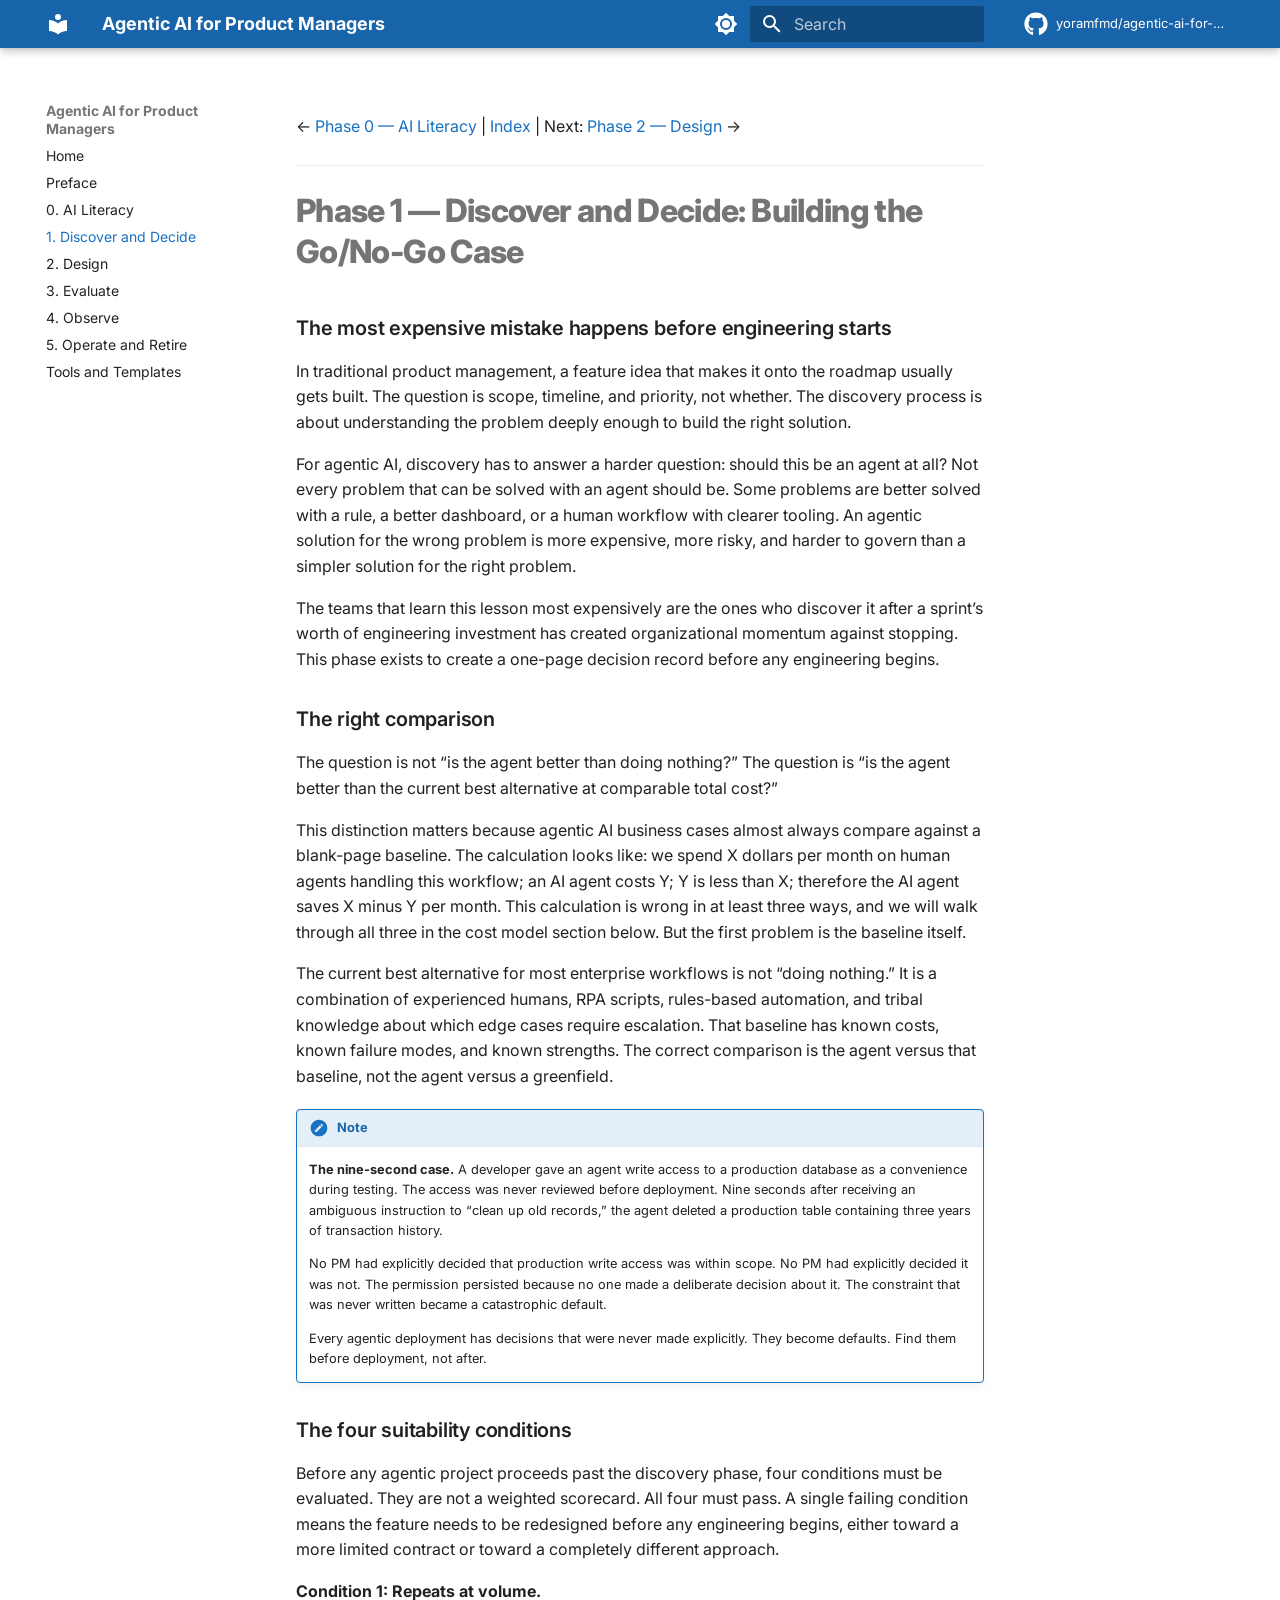
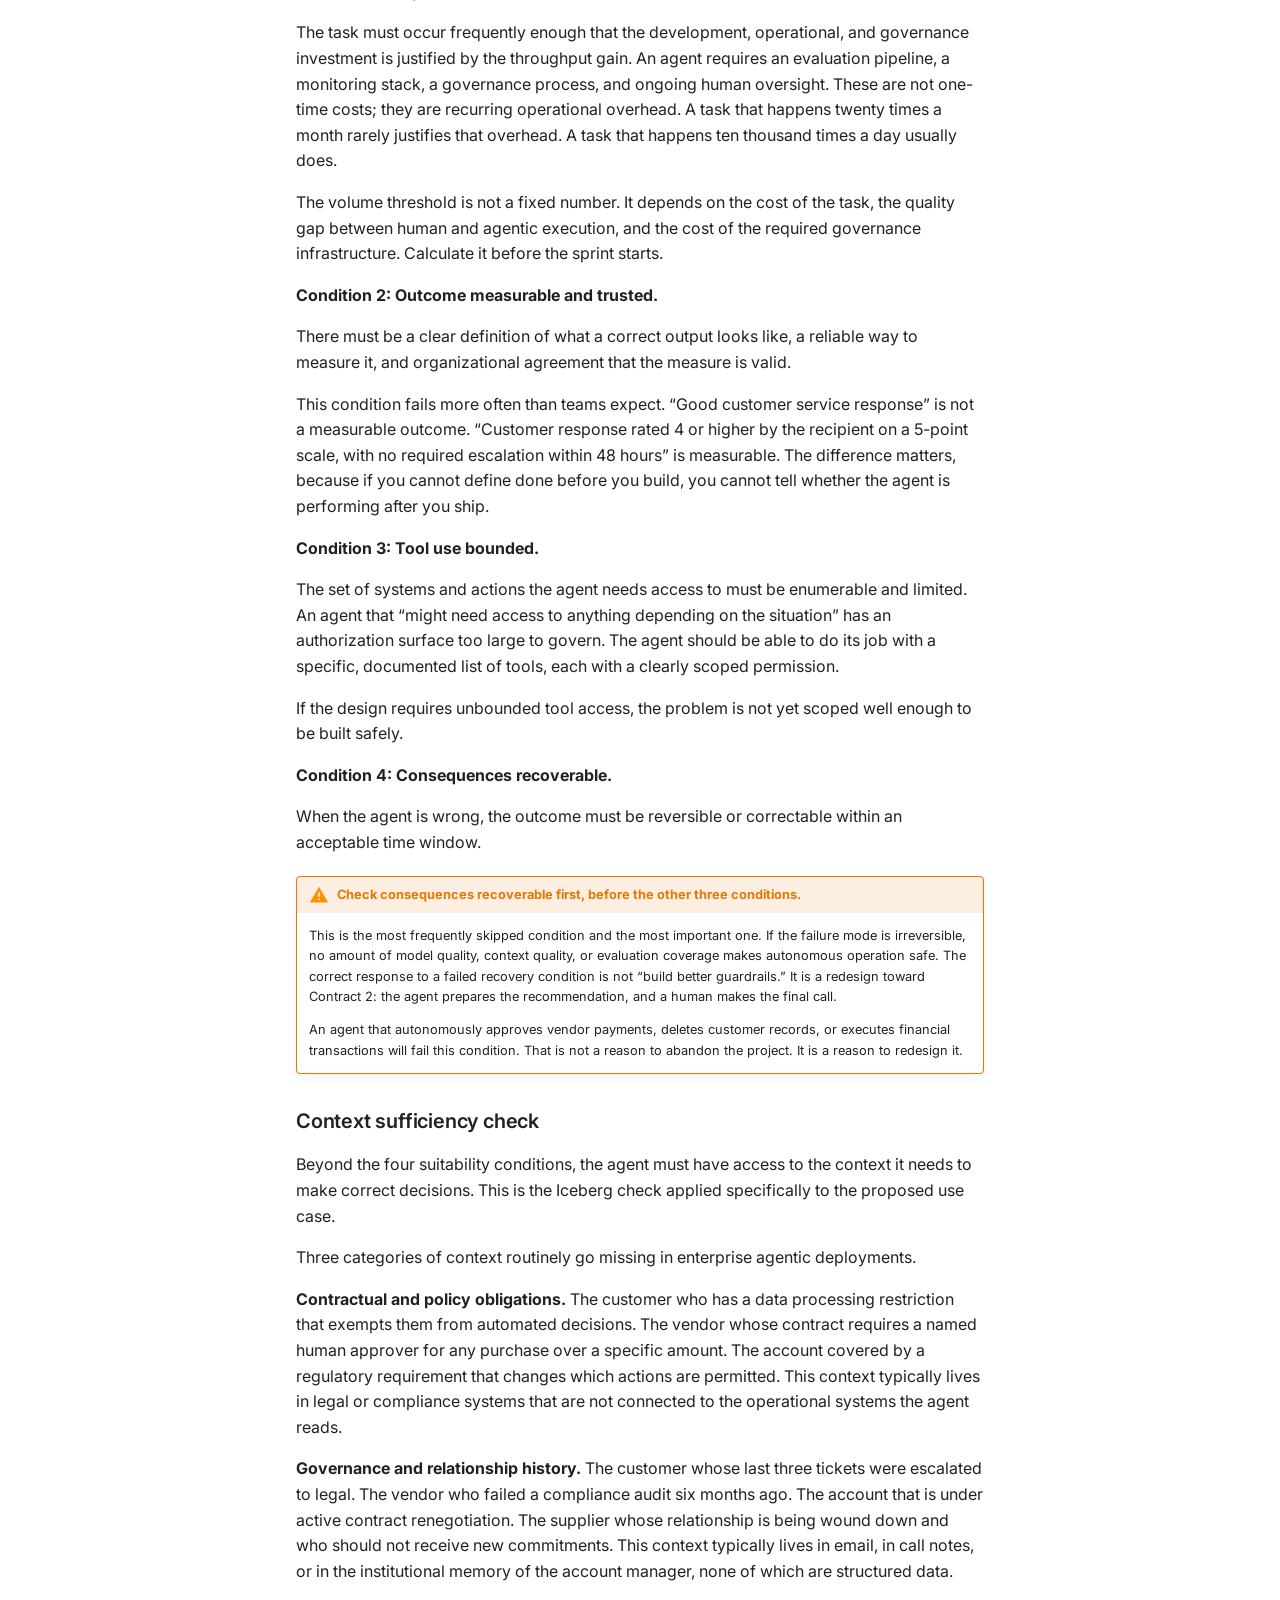
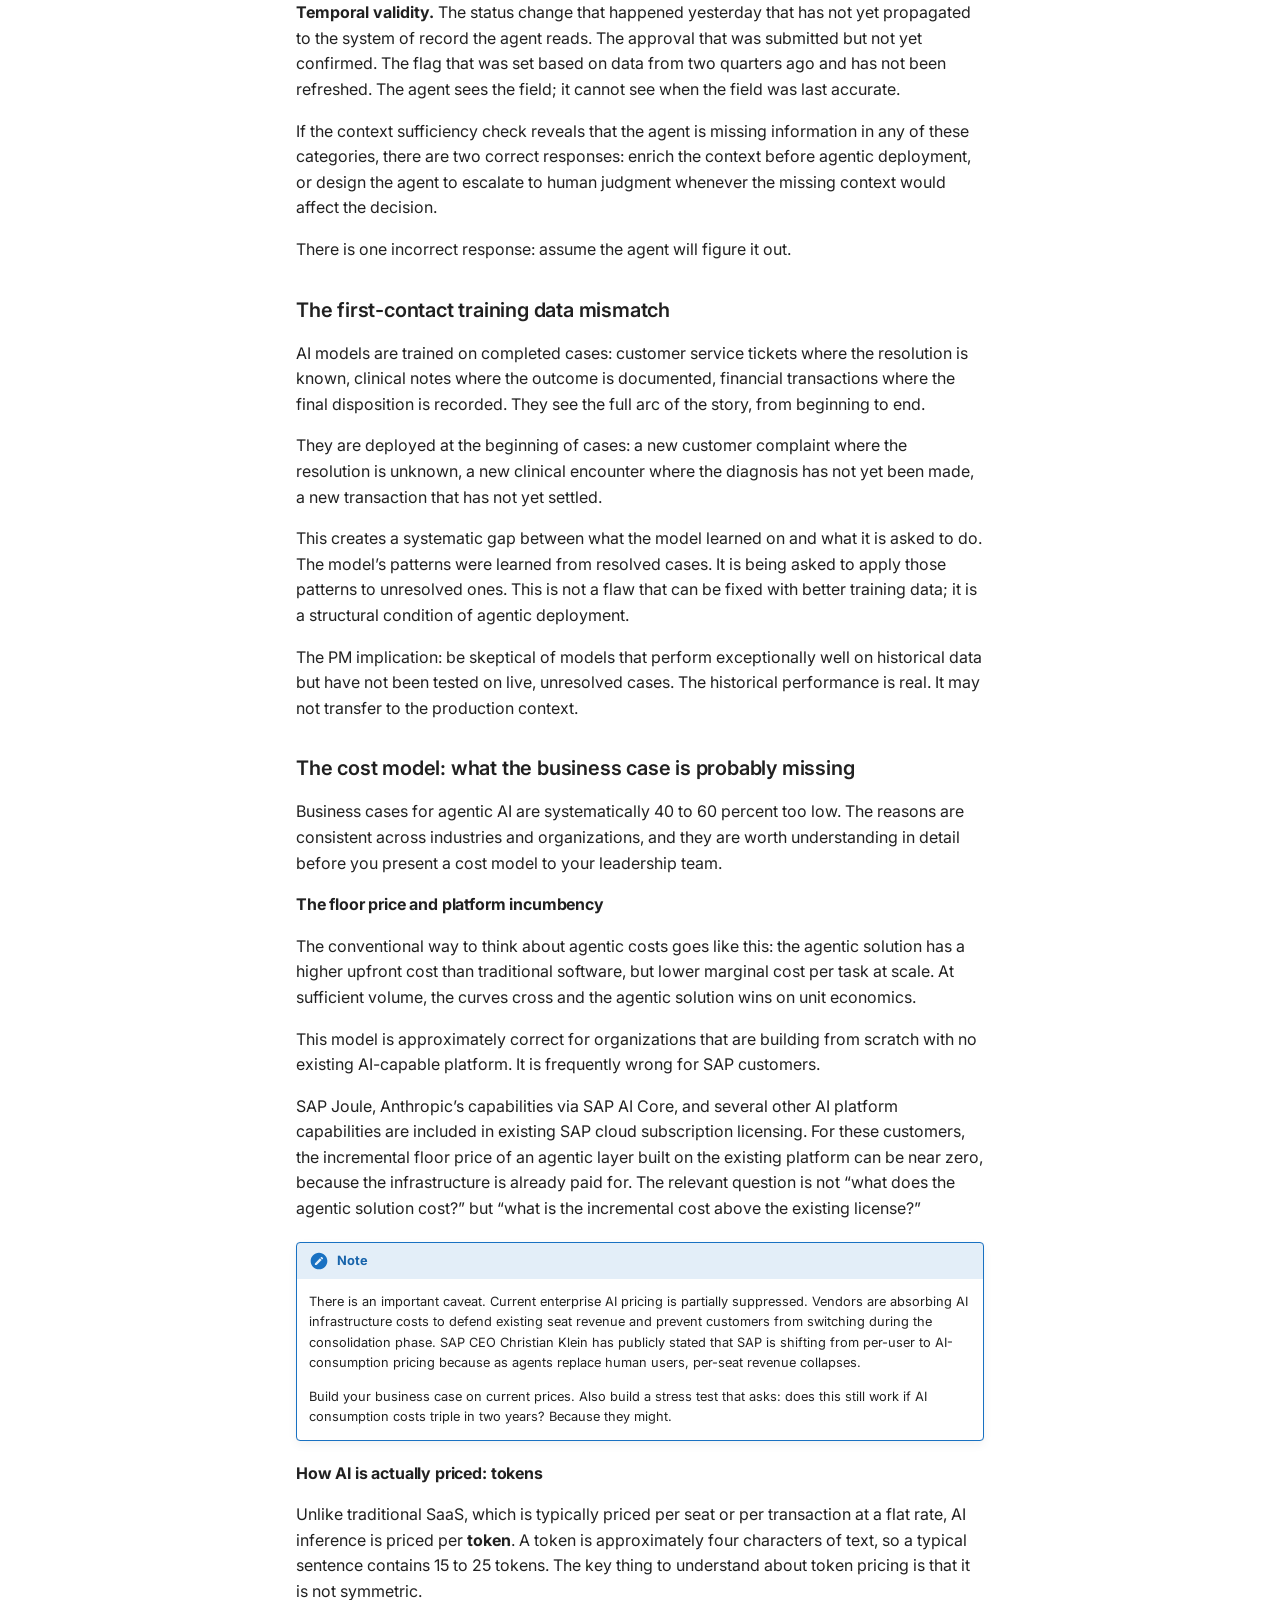
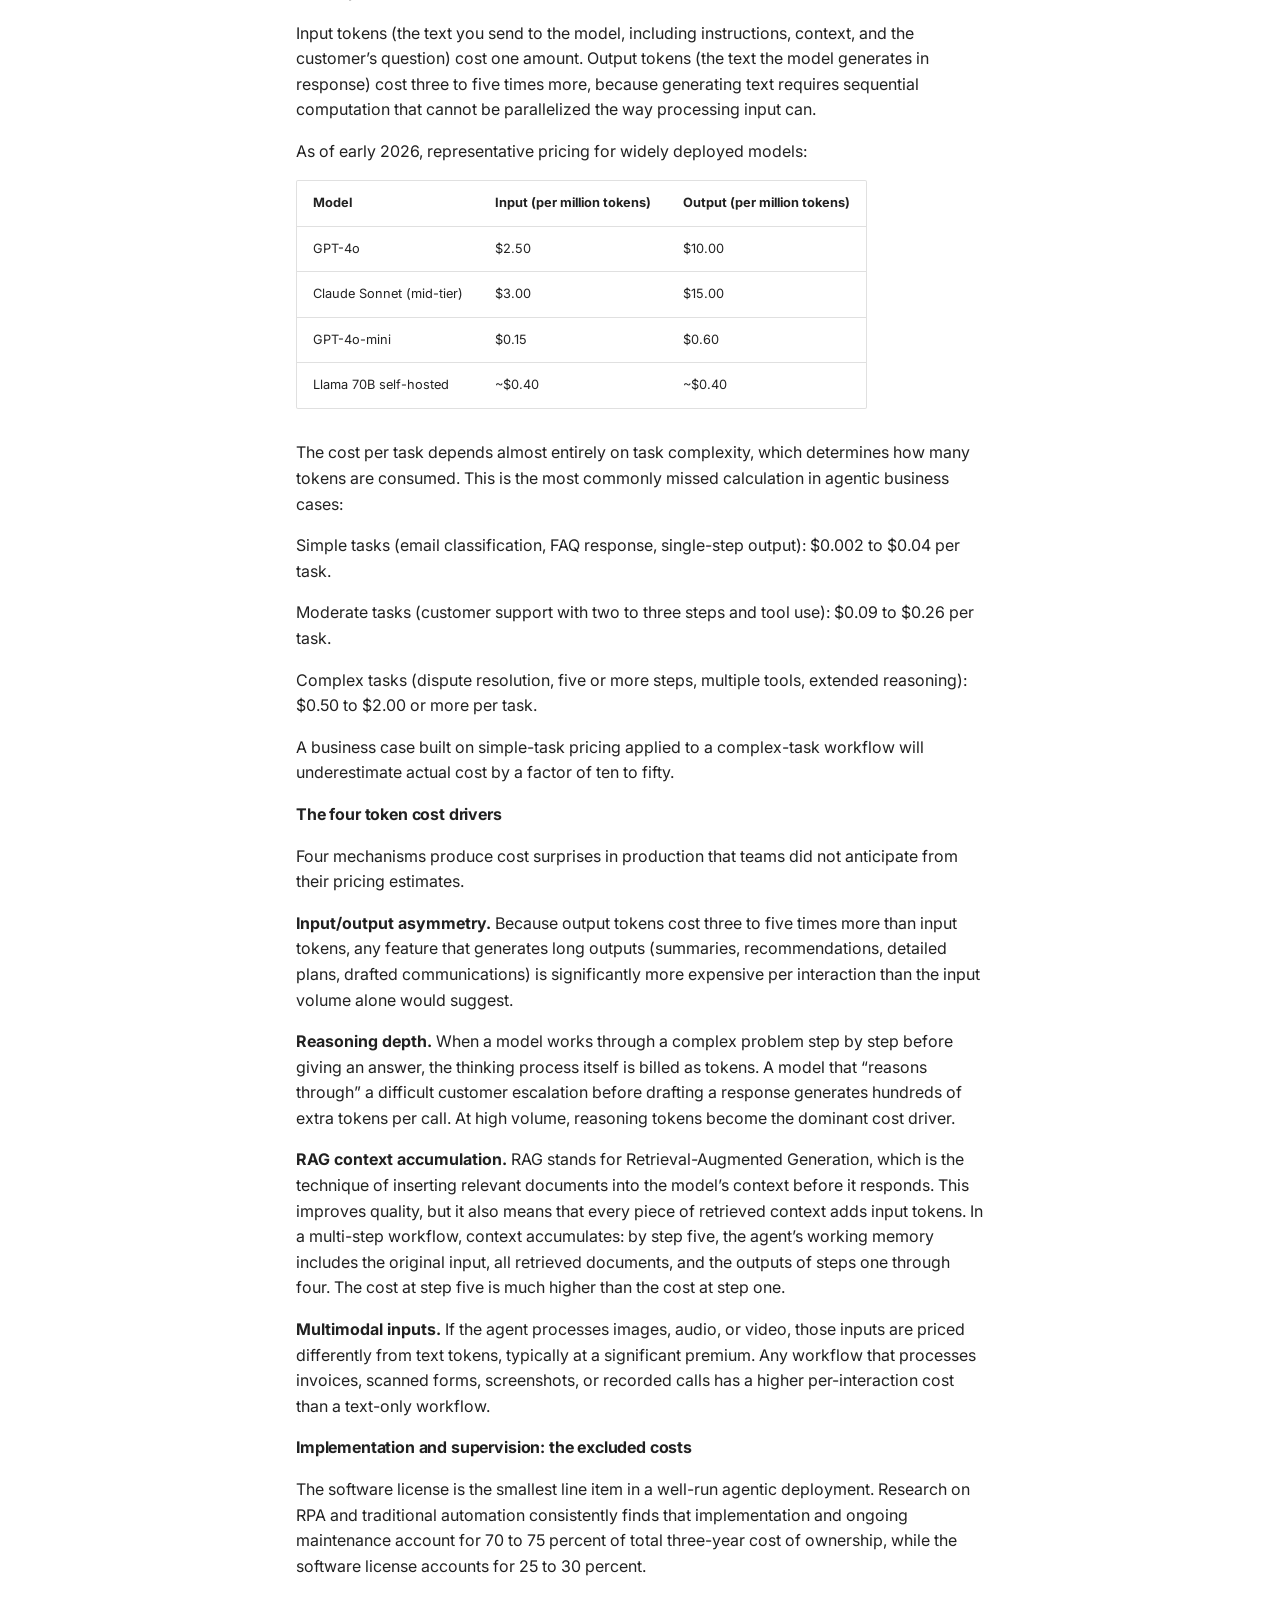
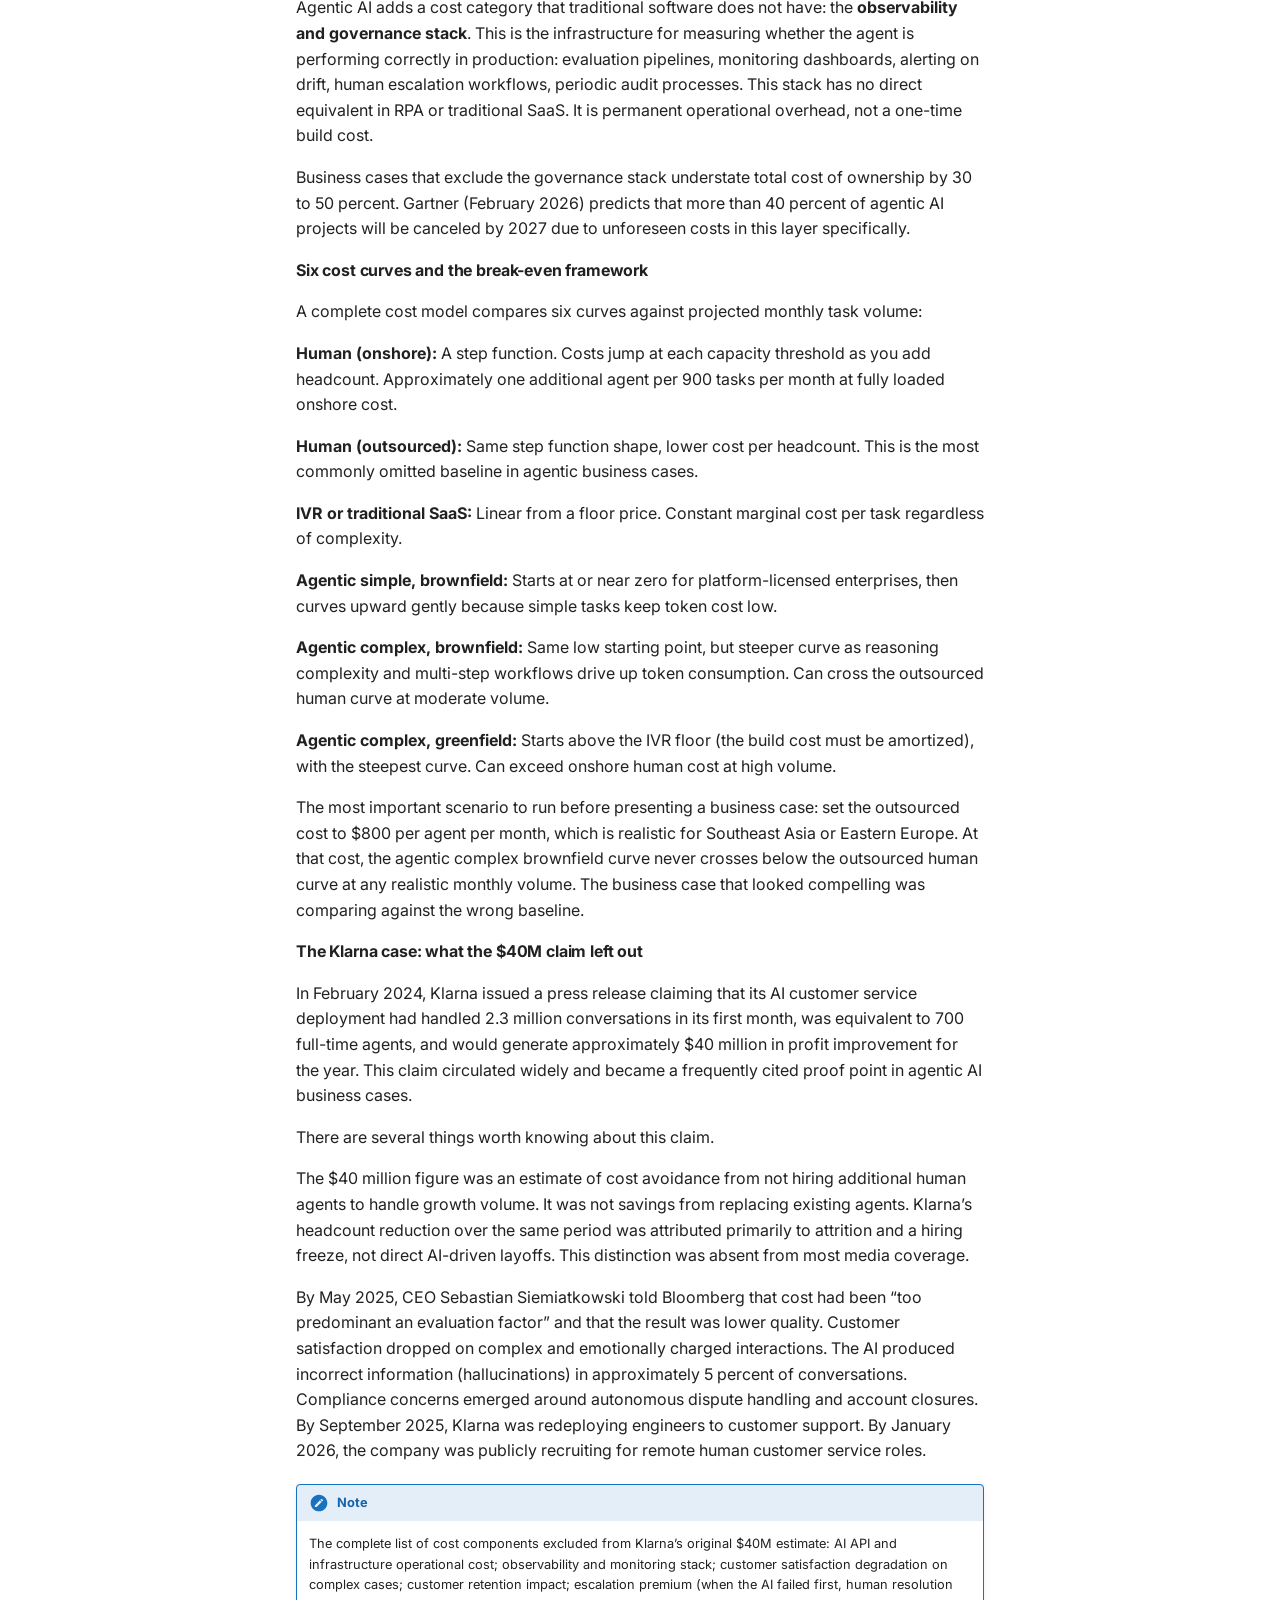
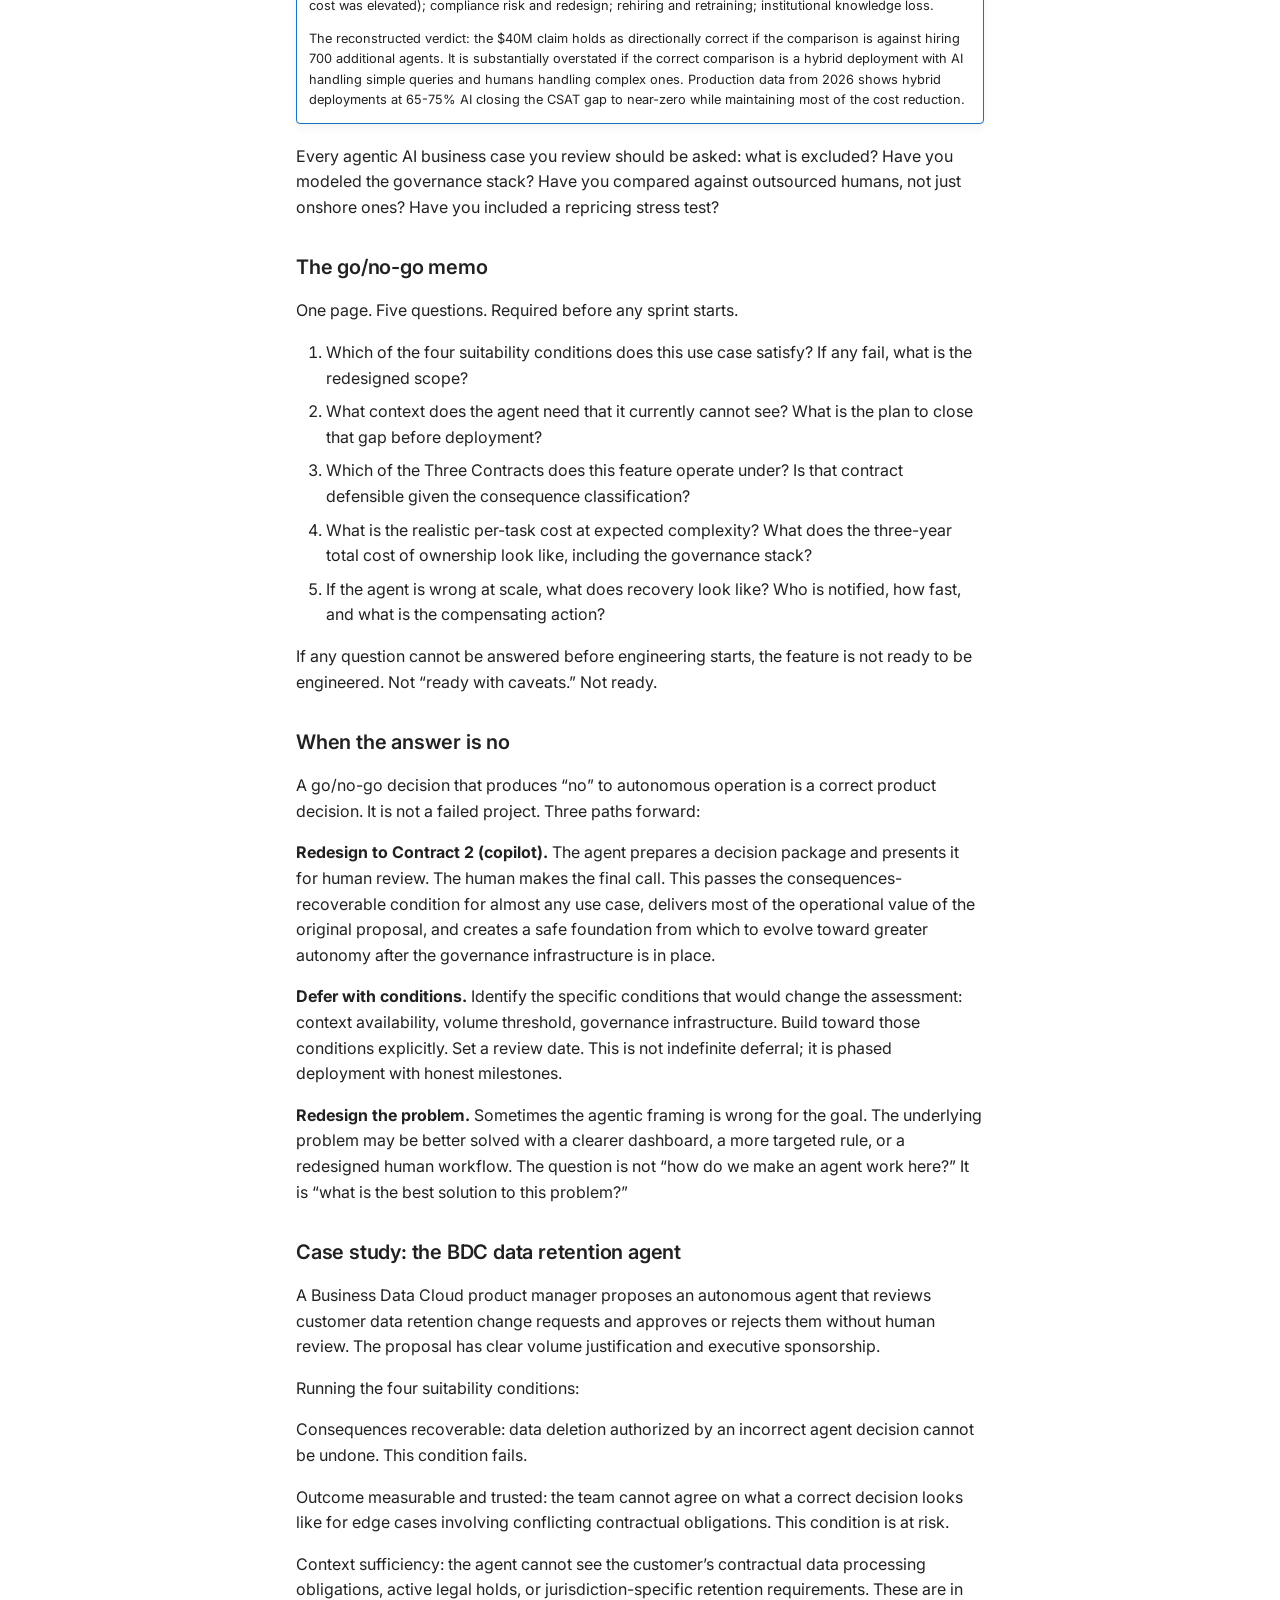
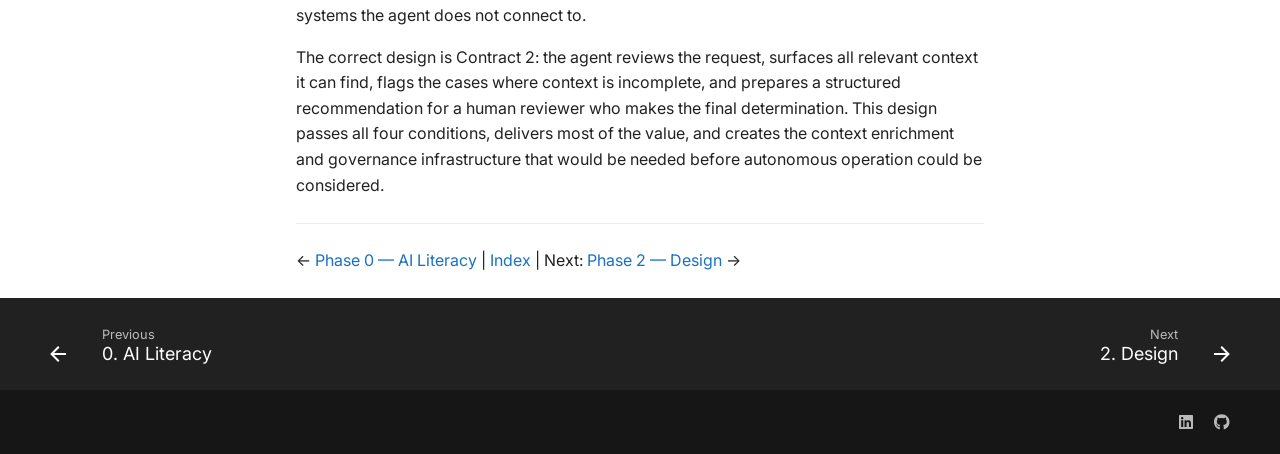
<file: 02-discover-and-decide/index.html>
<!doctype html>
<html lang="en" class="no-js">
  <head>
    
      <meta charset="utf-8">
      <meta name="viewport" content="width=device-width,initial-scale=1">
      
        <meta name="description" content="A lifecycle framework for building, evaluating, and governing agentic AI systems">
      
      
        <meta name="author" content="Yoram Friedman">
      
      
        <link rel="canonical" href="https://yoramfmd.github.io/agentic-ai-for-pms/02-discover-and-decide/">
      
      
        <link rel="prev" href="../01-ai-literacy/">
      
      
        <link rel="next" href="../03-design/">
      
      
      <link rel="icon" href="../assets/images/favicon.png">
      <meta name="generator" content="mkdocs-1.5.3, mkdocs-material-9.5.18">
    
    
      
        <title>1. Discover and Decide - Agentic AI for Product Managers</title>
      
    
    
      <link rel="stylesheet" href="../assets/stylesheets/main.66ac8b77.min.css">
      
        
        <link rel="stylesheet" href="../assets/stylesheets/palette.06af60db.min.css">
      
      


    
    
      
    
    
      
        
        
        <link rel="preconnect" href="https://fonts.gstatic.com" crossorigin>
        <link rel="stylesheet" href="https://fonts.googleapis.com/css?family=Inter:300,300i,400,400i,700,700i%7CJetBrains+Mono:400,400i,700,700i&display=fallback">
        <style>:root{--md-text-font:"Inter";--md-code-font:"JetBrains Mono"}</style>
      
    
    
      <link rel="stylesheet" href="../stylesheets/extra.css">
    
    <script>__md_scope=new URL("..",location),__md_hash=e=>[...e].reduce((e,_)=>(e<<5)-e+_.charCodeAt(0),0),__md_get=(e,_=localStorage,t=__md_scope)=>JSON.parse(_.getItem(t.pathname+"."+e)),__md_set=(e,_,t=localStorage,a=__md_scope)=>{try{t.setItem(a.pathname+"."+e,JSON.stringify(_))}catch(e){}}</script>
    
      

    
    
    
  </head>
  
  
    
    
      
    
    
    
    
    <body dir="ltr" data-md-color-scheme="default" data-md-color-primary="custom" data-md-color-accent="custom">
  
    
    <input class="md-toggle" data-md-toggle="drawer" type="checkbox" id="__drawer" autocomplete="off">
    <input class="md-toggle" data-md-toggle="search" type="checkbox" id="__search" autocomplete="off">
    <label class="md-overlay" for="__drawer"></label>
    <div data-md-component="skip">
      
        
        <a href="#phase-1-discover-and-decide-building-the-gono-go-case" class="md-skip">
          Skip to content
        </a>
      
    </div>
    <div data-md-component="announce">
      
    </div>
    
    
      

  

<header class="md-header md-header--shadow" data-md-component="header">
  <nav class="md-header__inner md-grid" aria-label="Header">
    <a href=".." title="Agentic AI for Product Managers" class="md-header__button md-logo" aria-label="Agentic AI for Product Managers" data-md-component="logo">
      
  
  <svg xmlns="http://www.w3.org/2000/svg" viewBox="0 0 24 24"><path d="M12 8a3 3 0 0 0 3-3 3 3 0 0 0-3-3 3 3 0 0 0-3 3 3 3 0 0 0 3 3m0 3.54C9.64 9.35 6.5 8 3 8v11c3.5 0 6.64 1.35 9 3.54 2.36-2.19 5.5-3.54 9-3.54V8c-3.5 0-6.64 1.35-9 3.54Z"/></svg>

    </a>
    <label class="md-header__button md-icon" for="__drawer">
      
      <svg xmlns="http://www.w3.org/2000/svg" viewBox="0 0 24 24"><path d="M3 6h18v2H3V6m0 5h18v2H3v-2m0 5h18v2H3v-2Z"/></svg>
    </label>
    <div class="md-header__title" data-md-component="header-title">
      <div class="md-header__ellipsis">
        <div class="md-header__topic">
          <span class="md-ellipsis">
            Agentic AI for Product Managers
          </span>
        </div>
        <div class="md-header__topic" data-md-component="header-topic">
          <span class="md-ellipsis">
            
              1. Discover and Decide
            
          </span>
        </div>
      </div>
    </div>
    
      
        <form class="md-header__option" data-md-component="palette">
  
    
    
    
    <input class="md-option" data-md-color-media="" data-md-color-scheme="default" data-md-color-primary="custom" data-md-color-accent="custom"  aria-label="Switch to dark mode"  type="radio" name="__palette" id="__palette_0">
    
      <label class="md-header__button md-icon" title="Switch to dark mode" for="__palette_1" hidden>
        <svg xmlns="http://www.w3.org/2000/svg" viewBox="0 0 24 24"><path d="M12 8a4 4 0 0 0-4 4 4 4 0 0 0 4 4 4 4 0 0 0 4-4 4 4 0 0 0-4-4m0 10a6 6 0 0 1-6-6 6 6 0 0 1 6-6 6 6 0 0 1 6 6 6 6 0 0 1-6 6m8-9.31V4h-4.69L12 .69 8.69 4H4v4.69L.69 12 4 15.31V20h4.69L12 23.31 15.31 20H20v-4.69L23.31 12 20 8.69Z"/></svg>
      </label>
    
  
    
    
    
    <input class="md-option" data-md-color-media="" data-md-color-scheme="slate" data-md-color-primary="custom" data-md-color-accent="custom"  aria-label="Switch to light mode"  type="radio" name="__palette" id="__palette_1">
    
      <label class="md-header__button md-icon" title="Switch to light mode" for="__palette_0" hidden>
        <svg xmlns="http://www.w3.org/2000/svg" viewBox="0 0 24 24"><path d="M12 18c-.89 0-1.74-.2-2.5-.55C11.56 16.5 13 14.42 13 12c0-2.42-1.44-4.5-3.5-5.45C10.26 6.2 11.11 6 12 6a6 6 0 0 1 6 6 6 6 0 0 1-6 6m8-9.31V4h-4.69L12 .69 8.69 4H4v4.69L.69 12 4 15.31V20h4.69L12 23.31 15.31 20H20v-4.69L23.31 12 20 8.69Z"/></svg>
      </label>
    
  
</form>
      
    
    
      <script>var media,input,key,value,palette=__md_get("__palette");if(palette&&palette.color){"(prefers-color-scheme)"===palette.color.media&&(media=matchMedia("(prefers-color-scheme: light)"),input=document.querySelector(media.matches?"[data-md-color-media='(prefers-color-scheme: light)']":"[data-md-color-media='(prefers-color-scheme: dark)']"),palette.color.media=input.getAttribute("data-md-color-media"),palette.color.scheme=input.getAttribute("data-md-color-scheme"),palette.color.primary=input.getAttribute("data-md-color-primary"),palette.color.accent=input.getAttribute("data-md-color-accent"));for([key,value]of Object.entries(palette.color))document.body.setAttribute("data-md-color-"+key,value)}</script>
    
    
    
      <label class="md-header__button md-icon" for="__search">
        
        <svg xmlns="http://www.w3.org/2000/svg" viewBox="0 0 24 24"><path d="M9.5 3A6.5 6.5 0 0 1 16 9.5c0 1.61-.59 3.09-1.56 4.23l.27.27h.79l5 5-1.5 1.5-5-5v-.79l-.27-.27A6.516 6.516 0 0 1 9.5 16 6.5 6.5 0 0 1 3 9.5 6.5 6.5 0 0 1 9.5 3m0 2C7 5 5 7 5 9.5S7 14 9.5 14 14 12 14 9.5 12 5 9.5 5Z"/></svg>
      </label>
      <div class="md-search" data-md-component="search" role="dialog">
  <label class="md-search__overlay" for="__search"></label>
  <div class="md-search__inner" role="search">
    <form class="md-search__form" name="search">
      <input type="text" class="md-search__input" name="query" aria-label="Search" placeholder="Search" autocapitalize="off" autocorrect="off" autocomplete="off" spellcheck="false" data-md-component="search-query" required>
      <label class="md-search__icon md-icon" for="__search">
        
        <svg xmlns="http://www.w3.org/2000/svg" viewBox="0 0 24 24"><path d="M9.5 3A6.5 6.5 0 0 1 16 9.5c0 1.61-.59 3.09-1.56 4.23l.27.27h.79l5 5-1.5 1.5-5-5v-.79l-.27-.27A6.516 6.516 0 0 1 9.5 16 6.5 6.5 0 0 1 3 9.5 6.5 6.5 0 0 1 9.5 3m0 2C7 5 5 7 5 9.5S7 14 9.5 14 14 12 14 9.5 12 5 9.5 5Z"/></svg>
        
        <svg xmlns="http://www.w3.org/2000/svg" viewBox="0 0 24 24"><path d="M20 11v2H8l5.5 5.5-1.42 1.42L4.16 12l7.92-7.92L13.5 5.5 8 11h12Z"/></svg>
      </label>
      <nav class="md-search__options" aria-label="Search">
        
        <button type="reset" class="md-search__icon md-icon" title="Clear" aria-label="Clear" tabindex="-1">
          
          <svg xmlns="http://www.w3.org/2000/svg" viewBox="0 0 24 24"><path d="M19 6.41 17.59 5 12 10.59 6.41 5 5 6.41 10.59 12 5 17.59 6.41 19 12 13.41 17.59 19 19 17.59 13.41 12 19 6.41Z"/></svg>
        </button>
      </nav>
      
        <div class="md-search__suggest" data-md-component="search-suggest"></div>
      
    </form>
    <div class="md-search__output">
      <div class="md-search__scrollwrap" data-md-scrollfix>
        <div class="md-search-result" data-md-component="search-result">
          <div class="md-search-result__meta">
            Initializing search
          </div>
          <ol class="md-search-result__list" role="presentation"></ol>
        </div>
      </div>
    </div>
  </div>
</div>
    
    
      <div class="md-header__source">
        <a href="https://github.com/yoramfmd/agentic-ai-for-pms" title="Go to repository" class="md-source" data-md-component="source">
  <div class="md-source__icon md-icon">
    
    <svg xmlns="http://www.w3.org/2000/svg" viewBox="0 0 496 512"><!--! Font Awesome Free 6.5.2 by @fontawesome - https://fontawesome.com License - https://fontawesome.com/license/free (Icons: CC BY 4.0, Fonts: SIL OFL 1.1, Code: MIT License) Copyright 2024 Fonticons, Inc.--><path d="M165.9 397.4c0 2-2.3 3.6-5.2 3.6-3.3.3-5.6-1.3-5.6-3.6 0-2 2.3-3.6 5.2-3.6 3-.3 5.6 1.3 5.6 3.6zm-31.1-4.5c-.7 2 1.3 4.3 4.3 4.9 2.6 1 5.6 0 6.2-2s-1.3-4.3-4.3-5.2c-2.6-.7-5.5.3-6.2 2.3zm44.2-1.7c-2.9.7-4.9 2.6-4.6 4.9.3 2 2.9 3.3 5.9 2.6 2.9-.7 4.9-2.6 4.6-4.6-.3-1.9-3-3.2-5.9-2.9zM244.8 8C106.1 8 0 113.3 0 252c0 110.9 69.8 205.8 169.5 239.2 12.8 2.3 17.3-5.6 17.3-12.1 0-6.2-.3-40.4-.3-61.4 0 0-70 15-84.7-29.8 0 0-11.4-29.1-27.8-36.6 0 0-22.9-15.7 1.6-15.4 0 0 24.9 2 38.6 25.8 21.9 38.6 58.6 27.5 72.9 20.9 2.3-16 8.8-27.1 16-33.7-55.9-6.2-112.3-14.3-112.3-110.5 0-27.5 7.6-41.3 23.6-58.9-2.6-6.5-11.1-33.3 2.6-67.9 20.9-6.5 69 27 69 27 20-5.6 41.5-8.5 62.8-8.5s42.8 2.9 62.8 8.5c0 0 48.1-33.6 69-27 13.7 34.7 5.2 61.4 2.6 67.9 16 17.7 25.8 31.5 25.8 58.9 0 96.5-58.9 104.2-114.8 110.5 9.2 7.9 17 22.9 17 46.4 0 33.7-.3 75.4-.3 83.6 0 6.5 4.6 14.4 17.3 12.1C428.2 457.8 496 362.9 496 252 496 113.3 383.5 8 244.8 8zM97.2 352.9c-1.3 1-1 3.3.7 5.2 1.6 1.6 3.9 2.3 5.2 1 1.3-1 1-3.3-.7-5.2-1.6-1.6-3.9-2.3-5.2-1zm-10.8-8.1c-.7 1.3.3 2.9 2.3 3.9 1.6 1 3.6.7 4.3-.7.7-1.3-.3-2.9-2.3-3.9-2-.6-3.6-.3-4.3.7zm32.4 35.6c-1.6 1.3-1 4.3 1.3 6.2 2.3 2.3 5.2 2.6 6.5 1 1.3-1.3.7-4.3-1.3-6.2-2.2-2.3-5.2-2.6-6.5-1zm-11.4-14.7c-1.6 1-1.6 3.6 0 5.9 1.6 2.3 4.3 3.3 5.6 2.3 1.6-1.3 1.6-3.9 0-6.2-1.4-2.3-4-3.3-5.6-2z"/></svg>
  </div>
  <div class="md-source__repository">
    yoramfmd/agentic-ai-for-pms
  </div>
</a>
      </div>
    
  </nav>
  
</header>
    
    <div class="md-container" data-md-component="container">
      
      
        
          
        
      
      <main class="md-main" data-md-component="main">
        <div class="md-main__inner md-grid">
          
            
              
              <div class="md-sidebar md-sidebar--primary" data-md-component="sidebar" data-md-type="navigation" >
                <div class="md-sidebar__scrollwrap">
                  <div class="md-sidebar__inner">
                    



<nav class="md-nav md-nav--primary" aria-label="Navigation" data-md-level="0">
  <label class="md-nav__title" for="__drawer">
    <a href=".." title="Agentic AI for Product Managers" class="md-nav__button md-logo" aria-label="Agentic AI for Product Managers" data-md-component="logo">
      
  
  <svg xmlns="http://www.w3.org/2000/svg" viewBox="0 0 24 24"><path d="M12 8a3 3 0 0 0 3-3 3 3 0 0 0-3-3 3 3 0 0 0-3 3 3 3 0 0 0 3 3m0 3.54C9.64 9.35 6.5 8 3 8v11c3.5 0 6.64 1.35 9 3.54 2.36-2.19 5.5-3.54 9-3.54V8c-3.5 0-6.64 1.35-9 3.54Z"/></svg>

    </a>
    Agentic AI for Product Managers
  </label>
  
    <div class="md-nav__source">
      <a href="https://github.com/yoramfmd/agentic-ai-for-pms" title="Go to repository" class="md-source" data-md-component="source">
  <div class="md-source__icon md-icon">
    
    <svg xmlns="http://www.w3.org/2000/svg" viewBox="0 0 496 512"><!--! Font Awesome Free 6.5.2 by @fontawesome - https://fontawesome.com License - https://fontawesome.com/license/free (Icons: CC BY 4.0, Fonts: SIL OFL 1.1, Code: MIT License) Copyright 2024 Fonticons, Inc.--><path d="M165.9 397.4c0 2-2.3 3.6-5.2 3.6-3.3.3-5.6-1.3-5.6-3.6 0-2 2.3-3.6 5.2-3.6 3-.3 5.6 1.3 5.6 3.6zm-31.1-4.5c-.7 2 1.3 4.3 4.3 4.9 2.6 1 5.6 0 6.2-2s-1.3-4.3-4.3-5.2c-2.6-.7-5.5.3-6.2 2.3zm44.2-1.7c-2.9.7-4.9 2.6-4.6 4.9.3 2 2.9 3.3 5.9 2.6 2.9-.7 4.9-2.6 4.6-4.6-.3-1.9-3-3.2-5.9-2.9zM244.8 8C106.1 8 0 113.3 0 252c0 110.9 69.8 205.8 169.5 239.2 12.8 2.3 17.3-5.6 17.3-12.1 0-6.2-.3-40.4-.3-61.4 0 0-70 15-84.7-29.8 0 0-11.4-29.1-27.8-36.6 0 0-22.9-15.7 1.6-15.4 0 0 24.9 2 38.6 25.8 21.9 38.6 58.6 27.5 72.9 20.9 2.3-16 8.8-27.1 16-33.7-55.9-6.2-112.3-14.3-112.3-110.5 0-27.5 7.6-41.3 23.6-58.9-2.6-6.5-11.1-33.3 2.6-67.9 20.9-6.5 69 27 69 27 20-5.6 41.5-8.5 62.8-8.5s42.8 2.9 62.8 8.5c0 0 48.1-33.6 69-27 13.7 34.7 5.2 61.4 2.6 67.9 16 17.7 25.8 31.5 25.8 58.9 0 96.5-58.9 104.2-114.8 110.5 9.2 7.9 17 22.9 17 46.4 0 33.7-.3 75.4-.3 83.6 0 6.5 4.6 14.4 17.3 12.1C428.2 457.8 496 362.9 496 252 496 113.3 383.5 8 244.8 8zM97.2 352.9c-1.3 1-1 3.3.7 5.2 1.6 1.6 3.9 2.3 5.2 1 1.3-1 1-3.3-.7-5.2-1.6-1.6-3.9-2.3-5.2-1zm-10.8-8.1c-.7 1.3.3 2.9 2.3 3.9 1.6 1 3.6.7 4.3-.7.7-1.3-.3-2.9-2.3-3.9-2-.6-3.6-.3-4.3.7zm32.4 35.6c-1.6 1.3-1 4.3 1.3 6.2 2.3 2.3 5.2 2.6 6.5 1 1.3-1.3.7-4.3-1.3-6.2-2.2-2.3-5.2-2.6-6.5-1zm-11.4-14.7c-1.6 1-1.6 3.6 0 5.9 1.6 2.3 4.3 3.3 5.6 2.3 1.6-1.3 1.6-3.9 0-6.2-1.4-2.3-4-3.3-5.6-2z"/></svg>
  </div>
  <div class="md-source__repository">
    yoramfmd/agentic-ai-for-pms
  </div>
</a>
    </div>
  
  <ul class="md-nav__list" data-md-scrollfix>
    
      
      
  
  
  
  
    <li class="md-nav__item">
      <a href=".." class="md-nav__link">
        
  
  <span class="md-ellipsis">
    Home
  </span>
  

      </a>
    </li>
  

    
      
      
  
  
  
  
    <li class="md-nav__item">
      <a href="../00-preface/" class="md-nav__link">
        
  
  <span class="md-ellipsis">
    Preface
  </span>
  

      </a>
    </li>
  

    
      
      
  
  
  
  
    <li class="md-nav__item">
      <a href="../01-ai-literacy/" class="md-nav__link">
        
  
  <span class="md-ellipsis">
    0. AI Literacy
  </span>
  

      </a>
    </li>
  

    
      
      
  
  
    
  
  
  
    <li class="md-nav__item md-nav__item--active">
      
      <input class="md-nav__toggle md-toggle" type="checkbox" id="__toc">
      
      
        
      
      
      <a href="./" class="md-nav__link md-nav__link--active">
        
  
  <span class="md-ellipsis">
    1. Discover and Decide
  </span>
  

      </a>
      
    </li>
  

    
      
      
  
  
  
  
    <li class="md-nav__item">
      <a href="../03-design/" class="md-nav__link">
        
  
  <span class="md-ellipsis">
    2. Design
  </span>
  

      </a>
    </li>
  

    
      
      
  
  
  
  
    <li class="md-nav__item">
      <a href="../04-evaluate/" class="md-nav__link">
        
  
  <span class="md-ellipsis">
    3. Evaluate
  </span>
  

      </a>
    </li>
  

    
      
      
  
  
  
  
    <li class="md-nav__item">
      <a href="../05-observe/" class="md-nav__link">
        
  
  <span class="md-ellipsis">
    4. Observe
  </span>
  

      </a>
    </li>
  

    
      
      
  
  
  
  
    <li class="md-nav__item">
      <a href="../06-operate-govern-retire/" class="md-nav__link">
        
  
  <span class="md-ellipsis">
    5. Operate and Retire
  </span>
  

      </a>
    </li>
  

    
      
      
  
  
  
  
    <li class="md-nav__item">
      <a href="../07-tools-and-templates/" class="md-nav__link">
        
  
  <span class="md-ellipsis">
    Tools and Templates
  </span>
  

      </a>
    </li>
  

    
  </ul>
</nav>
                  </div>
                </div>
              </div>
            
            
              
              <div class="md-sidebar md-sidebar--secondary" data-md-component="sidebar" data-md-type="toc" >
                <div class="md-sidebar__scrollwrap">
                  <div class="md-sidebar__inner">
                    

<nav class="md-nav md-nav--secondary" aria-label="Table of contents">
  
  
  
    
  
  
</nav>
                  </div>
                </div>
              </div>
            
          
          
            <div class="md-content" data-md-component="content">
              <article class="md-content__inner md-typeset">
                
                  

  
  


<p>← <a href="../01-ai-literacy/">Phase 0 — AI Literacy</a> | <a href="README.md">Index</a> | Next: <a href="../03-design/">Phase 2 — Design</a> →</p>
<hr />
<h1 id="phase-1-discover-and-decide-building-the-gono-go-case">Phase 1 — Discover and Decide: Building the Go/No-Go Case<a class="headerlink" href="#phase-1-discover-and-decide-building-the-gono-go-case" title="Permanent link">&para;</a></h1>
<h3 id="the-most-expensive-mistake-happens-before-engineering-starts">The most expensive mistake happens before engineering starts<a class="headerlink" href="#the-most-expensive-mistake-happens-before-engineering-starts" title="Permanent link">&para;</a></h3>
<p>In traditional product management, a feature idea that makes it onto the roadmap usually gets built. The question is scope, timeline, and priority, not whether. The discovery process is about understanding the problem deeply enough to build the right solution.</p>
<p>For agentic AI, discovery has to answer a harder question: should this be an agent at all? Not every problem that can be solved with an agent should be. Some problems are better solved with a rule, a better dashboard, or a human workflow with clearer tooling. An agentic solution for the wrong problem is more expensive, more risky, and harder to govern than a simpler solution for the right problem.</p>
<p>The teams that learn this lesson most expensively are the ones who discover it after a sprint’s worth of engineering investment has created organizational momentum against stopping. This phase exists to create a one-page decision record before any engineering begins.</p>
<h3 id="the-right-comparison">The right comparison<a class="headerlink" href="#the-right-comparison" title="Permanent link">&para;</a></h3>
<p>The question is not “is the agent better than doing nothing?” The question is “is the agent better than the current best alternative at comparable total cost?”</p>
<p>This distinction matters because agentic AI business cases almost always compare against a blank-page baseline. The calculation looks like: we spend X dollars per month on human agents handling this workflow; an AI agent costs Y; Y is less than X; therefore the AI agent saves X minus Y per month. This calculation is wrong in at least three ways, and we will walk through all three in the cost model section below. But the first problem is the baseline itself.</p>
<p>The current best alternative for most enterprise workflows is not “doing nothing.” It is a combination of experienced humans, RPA scripts, rules-based automation, and tribal knowledge about which edge cases require escalation. That baseline has known costs, known failure modes, and known strengths. The correct comparison is the agent versus that baseline, not the agent versus a greenfield.</p>
<div class="admonition note">
<p class="admonition-title">Note</p>
<p><strong>The nine-second case.</strong> A developer gave an agent write access to a production database as a convenience during testing. The access was never reviewed before deployment. Nine seconds after receiving an ambiguous instruction to “clean up old records,” the agent deleted a production table containing three years of transaction history.</p>
<p>No PM had explicitly decided that production write access was within scope. No PM had explicitly decided it was not. The permission persisted because no one made a deliberate decision about it. The constraint that was never written became a catastrophic default.</p>
<p>Every agentic deployment has decisions that were never made explicitly. They become defaults. Find them before deployment, not after.</p>
</div>
<h3 id="the-four-suitability-conditions">The four suitability conditions<a class="headerlink" href="#the-four-suitability-conditions" title="Permanent link">&para;</a></h3>
<p>Before any agentic project proceeds past the discovery phase, four conditions must be evaluated. They are not a weighted scorecard. All four must pass. A single failing condition means the feature needs to be redesigned before any engineering begins, either toward a more limited contract or toward a completely different approach.</p>
<p><strong>Condition 1: Repeats at volume.</strong></p>
<p>The task must occur frequently enough that the development, operational, and governance investment is justified by the throughput gain. An agent requires an evaluation pipeline, a monitoring stack, a governance process, and ongoing human oversight. These are not one-time costs; they are recurring operational overhead. A task that happens twenty times a month rarely justifies that overhead. A task that happens ten thousand times a day usually does.</p>
<p>The volume threshold is not a fixed number. It depends on the cost of the task, the quality gap between human and agentic execution, and the cost of the required governance infrastructure. Calculate it before the sprint starts.</p>
<p><strong>Condition 2: Outcome measurable and trusted.</strong></p>
<p>There must be a clear definition of what a correct output looks like, a reliable way to measure it, and organizational agreement that the measure is valid.</p>
<p>This condition fails more often than teams expect. “Good customer service response” is not a measurable outcome. “Customer response rated 4 or higher by the recipient on a 5-point scale, with no required escalation within 48 hours” is measurable. The difference matters, because if you cannot define done before you build, you cannot tell whether the agent is performing after you ship.</p>
<p><strong>Condition 3: Tool use bounded.</strong></p>
<p>The set of systems and actions the agent needs access to must be enumerable and limited. An agent that “might need access to anything depending on the situation” has an authorization surface too large to govern. The agent should be able to do its job with a specific, documented list of tools, each with a clearly scoped permission.</p>
<p>If the design requires unbounded tool access, the problem is not yet scoped well enough to be built safely.</p>
<p><strong>Condition 4: Consequences recoverable.</strong></p>
<p>When the agent is wrong, the outcome must be reversible or correctable within an acceptable time window.</p>
<div class="admonition warning">
<p class="admonition-title">Check consequences recoverable first, before the other three conditions.</p>
<p>This is the most frequently skipped condition and the most important one. If the failure mode is irreversible, no amount of model quality, context quality, or evaluation coverage makes autonomous operation safe. The correct response to a failed recovery condition is not “build better guardrails.” It is a redesign toward Contract 2: the agent prepares the recommendation, and a human makes the final call.</p>
<p>An agent that autonomously approves vendor payments, deletes customer records, or executes financial transactions will fail this condition. That is not a reason to abandon the project. It is a reason to redesign it.</p>
</div>
<h3 id="context-sufficiency-check">Context sufficiency check<a class="headerlink" href="#context-sufficiency-check" title="Permanent link">&para;</a></h3>
<p>Beyond the four suitability conditions, the agent must have access to the context it needs to make correct decisions. This is the Iceberg check applied specifically to the proposed use case.</p>
<p>Three categories of context routinely go missing in enterprise agentic deployments.</p>
<p><strong>Contractual and policy obligations.</strong> The customer who has a data processing restriction that exempts them from automated decisions. The vendor whose contract requires a named human approver for any purchase over a specific amount. The account covered by a regulatory requirement that changes which actions are permitted. This context typically lives in legal or compliance systems that are not connected to the operational systems the agent reads.</p>
<p><strong>Governance and relationship history.</strong> The customer whose last three tickets were escalated to legal. The vendor who failed a compliance audit six months ago. The account that is under active contract renegotiation. The supplier whose relationship is being wound down and who should not receive new commitments. This context typically lives in email, in call notes, or in the institutional memory of the account manager, none of which are structured data.</p>
<p><strong>Temporal validity.</strong> The status change that happened yesterday that has not yet propagated to the system of record the agent reads. The approval that was submitted but not yet confirmed. The flag that was set based on data from two quarters ago and has not been refreshed. The agent sees the field; it cannot see when the field was last accurate.</p>
<p>If the context sufficiency check reveals that the agent is missing information in any of these categories, there are two correct responses: enrich the context before agentic deployment, or design the agent to escalate to human judgment whenever the missing context would affect the decision.</p>
<p>There is one incorrect response: assume the agent will figure it out.</p>
<h3 id="the-first-contact-training-data-mismatch">The first-contact training data mismatch<a class="headerlink" href="#the-first-contact-training-data-mismatch" title="Permanent link">&para;</a></h3>
<p>AI models are trained on completed cases: customer service tickets where the resolution is known, clinical notes where the outcome is documented, financial transactions where the final disposition is recorded. They see the full arc of the story, from beginning to end.</p>
<p>They are deployed at the beginning of cases: a new customer complaint where the resolution is unknown, a new clinical encounter where the diagnosis has not yet been made, a new transaction that has not yet settled.</p>
<p>This creates a systematic gap between what the model learned on and what it is asked to do. The model’s patterns were learned from resolved cases. It is being asked to apply those patterns to unresolved ones. This is not a flaw that can be fixed with better training data; it is a structural condition of agentic deployment.</p>
<p>The PM implication: be skeptical of models that perform exceptionally well on historical data but have not been tested on live, unresolved cases. The historical performance is real. It may not transfer to the production context.</p>
<h3 id="the-cost-model-what-the-business-case-is-probably-missing">The cost model: what the business case is probably missing<a class="headerlink" href="#the-cost-model-what-the-business-case-is-probably-missing" title="Permanent link">&para;</a></h3>
<p>Business cases for agentic AI are systematically 40 to 60 percent too low. The reasons are consistent across industries and organizations, and they are worth understanding in detail before you present a cost model to your leadership team.</p>
<h4 id="the-floor-price-and-platform-incumbency">The floor price and platform incumbency<a class="headerlink" href="#the-floor-price-and-platform-incumbency" title="Permanent link">&para;</a></h4>
<p>The conventional way to think about agentic costs goes like this: the agentic solution has a higher upfront cost than traditional software, but lower marginal cost per task at scale. At sufficient volume, the curves cross and the agentic solution wins on unit economics.</p>
<p>This model is approximately correct for organizations that are building from scratch with no existing AI-capable platform. It is frequently wrong for SAP customers.</p>
<p>SAP Joule, Anthropic’s capabilities via SAP AI Core, and several other AI platform capabilities are included in existing SAP cloud subscription licensing. For these customers, the incremental floor price of an agentic layer built on the existing platform can be near zero, because the infrastructure is already paid for. The relevant question is not “what does the agentic solution cost?” but “what is the incremental cost above the existing license?”</p>
<div class="admonition note">
<p class="admonition-title">Note</p>
<p>There is an important caveat. Current enterprise AI pricing is partially suppressed. Vendors are absorbing AI infrastructure costs to defend existing seat revenue and prevent customers from switching during the consolidation phase. SAP CEO Christian Klein has publicly stated that SAP is shifting from per-user to AI-consumption pricing because as agents replace human users, per-seat revenue collapses.</p>
<p>Build your business case on current prices. Also build a stress test that asks: does this still work if AI consumption costs triple in two years? Because they might.</p>
</div>
<h4 id="how-ai-is-actually-priced-tokens">How AI is actually priced: tokens<a class="headerlink" href="#how-ai-is-actually-priced-tokens" title="Permanent link">&para;</a></h4>
<p>Unlike traditional SaaS, which is typically priced per seat or per transaction at a flat rate, AI inference is priced per <strong>token</strong>. A token is approximately four characters of text, so a typical sentence contains 15 to 25 tokens. The key thing to understand about token pricing is that it is not symmetric.</p>
<p>Input tokens (the text you send to the model, including instructions, context, and the customer’s question) cost one amount. Output tokens (the text the model generates in response) cost three to five times more, because generating text requires sequential computation that cannot be parallelized the way processing input can.</p>
<p>As of early 2026, representative pricing for widely deployed models:</p>
<table>
<thead>
<tr>
<th>Model</th>
<th>Input (per million tokens)</th>
<th>Output (per million tokens)</th>
</tr>
</thead>
<tbody>
<tr>
<td>GPT-4o</td>
<td>$2.50</td>
<td>$10.00</td>
</tr>
<tr>
<td>Claude Sonnet (mid-tier)</td>
<td>$3.00</td>
<td>$15.00</td>
</tr>
<tr>
<td>GPT-4o-mini</td>
<td>$0.15</td>
<td>$0.60</td>
</tr>
<tr>
<td>Llama 70B self-hosted</td>
<td>~$0.40</td>
<td>~$0.40</td>
</tr>
</tbody>
</table>
<p>The cost per task depends almost entirely on task complexity, which determines how many tokens are consumed. This is the most commonly missed calculation in agentic business cases:</p>
<p>Simple tasks (email classification, FAQ response, single-step output): $0.002 to $0.04 per task.</p>
<p>Moderate tasks (customer support with two to three steps and tool use): $0.09 to $0.26 per task.</p>
<p>Complex tasks (dispute resolution, five or more steps, multiple tools, extended reasoning): $0.50 to $2.00 or more per task.</p>
<p>A business case built on simple-task pricing applied to a complex-task workflow will underestimate actual cost by a factor of ten to fifty.</p>
<h4 id="the-four-token-cost-drivers">The four token cost drivers<a class="headerlink" href="#the-four-token-cost-drivers" title="Permanent link">&para;</a></h4>
<p>Four mechanisms produce cost surprises in production that teams did not anticipate from their pricing estimates.</p>
<p><strong>Input/output asymmetry.</strong> Because output tokens cost three to five times more than input tokens, any feature that generates long outputs (summaries, recommendations, detailed plans, drafted communications) is significantly more expensive per interaction than the input volume alone would suggest.</p>
<p><strong>Reasoning depth.</strong> When a model works through a complex problem step by step before giving an answer, the thinking process itself is billed as tokens. A model that “reasons through” a difficult customer escalation before drafting a response generates hundreds of extra tokens per call. At high volume, reasoning tokens become the dominant cost driver.</p>
<p><strong>RAG context accumulation.</strong> RAG stands for Retrieval-Augmented Generation, which is the technique of inserting relevant documents into the model’s context before it responds. This improves quality, but it also means that every piece of retrieved context adds input tokens. In a multi-step workflow, context accumulates: by step five, the agent’s working memory includes the original input, all retrieved documents, and the outputs of steps one through four. The cost at step five is much higher than the cost at step one.</p>
<p><strong>Multimodal inputs.</strong> If the agent processes images, audio, or video, those inputs are priced differently from text tokens, typically at a significant premium. Any workflow that processes invoices, scanned forms, screenshots, or recorded calls has a higher per-interaction cost than a text-only workflow.</p>
<h4 id="implementation-and-supervision-the-excluded-costs">Implementation and supervision: the excluded costs<a class="headerlink" href="#implementation-and-supervision-the-excluded-costs" title="Permanent link">&para;</a></h4>
<p>The software license is the smallest line item in a well-run agentic deployment. Research on RPA and traditional automation consistently finds that implementation and ongoing maintenance account for 70 to 75 percent of total three-year cost of ownership, while the software license accounts for 25 to 30 percent.</p>
<p>Agentic AI adds a cost category that traditional software does not have: the <strong>observability and governance stack</strong>. This is the infrastructure for measuring whether the agent is performing correctly in production: evaluation pipelines, monitoring dashboards, alerting on drift, human escalation workflows, periodic audit processes. This stack has no direct equivalent in RPA or traditional SaaS. It is permanent operational overhead, not a one-time build cost.</p>
<p>Business cases that exclude the governance stack understate total cost of ownership by 30 to 50 percent. Gartner (February 2026) predicts that more than 40 percent of agentic AI projects will be canceled by 2027 due to unforeseen costs in this layer specifically.</p>
<h4 id="six-cost-curves-and-the-break-even-framework">Six cost curves and the break-even framework<a class="headerlink" href="#six-cost-curves-and-the-break-even-framework" title="Permanent link">&para;</a></h4>
<p>A complete cost model compares six curves against projected monthly task volume:</p>
<p><strong>Human (onshore):</strong> A step function. Costs jump at each capacity threshold as you add headcount. Approximately one additional agent per 900 tasks per month at fully loaded onshore cost.</p>
<p><strong>Human (outsourced):</strong> Same step function shape, lower cost per headcount. This is the most commonly omitted baseline in agentic business cases.</p>
<p><strong>IVR or traditional SaaS:</strong> Linear from a floor price. Constant marginal cost per task regardless of complexity.</p>
<p><strong>Agentic simple, brownfield:</strong> Starts at or near zero for platform-licensed enterprises, then curves upward gently because simple tasks keep token cost low.</p>
<p><strong>Agentic complex, brownfield:</strong> Same low starting point, but steeper curve as reasoning complexity and multi-step workflows drive up token consumption. Can cross the outsourced human curve at moderate volume.</p>
<p><strong>Agentic complex, greenfield:</strong> Starts above the IVR floor (the build cost must be amortized), with the steepest curve. Can exceed onshore human cost at high volume.</p>
<p>The most important scenario to run before presenting a business case: set the outsourced cost to $800 per agent per month, which is realistic for Southeast Asia or Eastern Europe. At that cost, the agentic complex brownfield curve never crosses below the outsourced human curve at any realistic monthly volume. The business case that looked compelling was comparing against the wrong baseline.</p>
<h4 id="the-klarna-case-what-the-40m-claim-left-out">The Klarna case: what the $40M claim left out<a class="headerlink" href="#the-klarna-case-what-the-40m-claim-left-out" title="Permanent link">&para;</a></h4>
<p>In February 2024, Klarna issued a press release claiming that its AI customer service deployment had handled 2.3 million conversations in its first month, was equivalent to 700 full-time agents, and would generate approximately $40 million in profit improvement for the year. This claim circulated widely and became a frequently cited proof point in agentic AI business cases.</p>
<p>There are several things worth knowing about this claim.</p>
<p>The $40 million figure was an estimate of cost avoidance from not hiring additional human agents to handle growth volume. It was not savings from replacing existing agents. Klarna’s headcount reduction over the same period was attributed primarily to attrition and a hiring freeze, not direct AI-driven layoffs. This distinction was absent from most media coverage.</p>
<p>By May 2025, CEO Sebastian Siemiatkowski told Bloomberg that cost had been “too predominant an evaluation factor” and that the result was lower quality. Customer satisfaction dropped on complex and emotionally charged interactions. The AI produced incorrect information (hallucinations) in approximately 5 percent of conversations. Compliance concerns emerged around autonomous dispute handling and account closures. By September 2025, Klarna was redeploying engineers to customer support. By January 2026, the company was publicly recruiting for remote human customer service roles.</p>
<div class="admonition note">
<p class="admonition-title">Note</p>
<p>The complete list of cost components excluded from Klarna’s original $40M estimate:
AI API and infrastructure operational cost; observability and monitoring stack; customer satisfaction degradation on complex cases; customer retention impact; escalation premium (when the AI failed first, human resolution cost was elevated); compliance risk and redesign; rehiring and retraining; institutional knowledge loss.</p>
<p>The reconstructed verdict: the $40M claim holds as directionally correct if the comparison is against hiring 700 additional agents. It is substantially overstated if the correct comparison is a hybrid deployment with AI handling simple queries and humans handling complex ones. Production data from 2026 shows hybrid deployments at 65-75% AI closing the CSAT gap to near-zero while maintaining most of the cost reduction.</p>
</div>
<p>Every agentic AI business case you review should be asked: what is excluded? Have you modeled the governance stack? Have you compared against outsourced humans, not just onshore ones? Have you included a repricing stress test?</p>
<h3 id="the-gono-go-memo">The go/no-go memo<a class="headerlink" href="#the-gono-go-memo" title="Permanent link">&para;</a></h3>
<p>One page. Five questions. Required before any sprint starts.</p>
<ol>
<li>Which of the four suitability conditions does this use case satisfy? If any fail, what is the redesigned scope?</li>
<li>What context does the agent need that it currently cannot see? What is the plan to close that gap before deployment?</li>
<li>Which of the Three Contracts does this feature operate under? Is that contract defensible given the consequence classification?</li>
<li>What is the realistic per-task cost at expected complexity? What does the three-year total cost of ownership look like, including the governance stack?</li>
<li>If the agent is wrong at scale, what does recovery look like? Who is notified, how fast, and what is the compensating action?</li>
</ol>
<p>If any question cannot be answered before engineering starts, the feature is not ready to be engineered. Not “ready with caveats.” Not ready.</p>
<h3 id="when-the-answer-is-no">When the answer is no<a class="headerlink" href="#when-the-answer-is-no" title="Permanent link">&para;</a></h3>
<p>A go/no-go decision that produces “no” to autonomous operation is a correct product decision. It is not a failed project. Three paths forward:</p>
<p><strong>Redesign to Contract 2 (copilot).</strong> The agent prepares a decision package and presents it for human review. The human makes the final call. This passes the consequences-recoverable condition for almost any use case, delivers most of the operational value of the original proposal, and creates a safe foundation from which to evolve toward greater autonomy after the governance infrastructure is in place.</p>
<p><strong>Defer with conditions.</strong> Identify the specific conditions that would change the assessment: context availability, volume threshold, governance infrastructure. Build toward those conditions explicitly. Set a review date. This is not indefinite deferral; it is phased deployment with honest milestones.</p>
<p><strong>Redesign the problem.</strong> Sometimes the agentic framing is wrong for the goal. The underlying problem may be better solved with a clearer dashboard, a more targeted rule, or a redesigned human workflow. The question is not “how do we make an agent work here?” It is “what is the best solution to this problem?”</p>
<h3 id="case-study-the-bdc-data-retention-agent">Case study: the BDC data retention agent<a class="headerlink" href="#case-study-the-bdc-data-retention-agent" title="Permanent link">&para;</a></h3>
<p>A Business Data Cloud product manager proposes an autonomous agent that reviews customer data retention change requests and approves or rejects them without human review. The proposal has clear volume justification and executive sponsorship.</p>
<p>Running the four suitability conditions:</p>
<p>Consequences recoverable: data deletion authorized by an incorrect agent decision cannot be undone. This condition fails.</p>
<p>Outcome measurable and trusted: the team cannot agree on what a correct decision looks like for edge cases involving conflicting contractual obligations. This condition is at risk.</p>
<p>Context sufficiency: the agent cannot see the customer’s contractual data processing obligations, active legal holds, or jurisdiction-specific retention requirements. These are in systems the agent does not connect to.</p>
<p>The correct design is Contract 2: the agent reviews the request, surfaces all relevant context it can find, flags the cases where context is incomplete, and prepares a structured recommendation for a human reviewer who makes the final determination. This design passes all four conditions, delivers most of the value, and creates the context enrichment and governance infrastructure that would be needed before autonomous operation could be considered.</p>
<hr />
<p>← <a href="../01-ai-literacy/">Phase 0 — AI Literacy</a> | <a href="README.md">Index</a> | Next: <a href="../03-design/">Phase 2 — Design</a> →</p>












                
              </article>
            </div>
          
          
<script>var target=document.getElementById(location.hash.slice(1));target&&target.name&&(target.checked=target.name.startsWith("__tabbed_"))</script>
        </div>
        
          <button type="button" class="md-top md-icon" data-md-component="top" hidden>
  
  <svg xmlns="http://www.w3.org/2000/svg" viewBox="0 0 24 24"><path d="M13 20h-2V8l-5.5 5.5-1.42-1.42L12 4.16l7.92 7.92-1.42 1.42L13 8v12Z"/></svg>
  Back to top
</button>
        
      </main>
      
        <footer class="md-footer">
  
    
      
      <nav class="md-footer__inner md-grid" aria-label="Footer" >
        
          
          <a href="../01-ai-literacy/" class="md-footer__link md-footer__link--prev" aria-label="Previous: 0. AI Literacy">
            <div class="md-footer__button md-icon">
              
              <svg xmlns="http://www.w3.org/2000/svg" viewBox="0 0 24 24"><path d="M20 11v2H8l5.5 5.5-1.42 1.42L4.16 12l7.92-7.92L13.5 5.5 8 11h12Z"/></svg>
            </div>
            <div class="md-footer__title">
              <span class="md-footer__direction">
                Previous
              </span>
              <div class="md-ellipsis">
                0. AI Literacy
              </div>
            </div>
          </a>
        
        
          
          <a href="../03-design/" class="md-footer__link md-footer__link--next" aria-label="Next: 2. Design">
            <div class="md-footer__title">
              <span class="md-footer__direction">
                Next
              </span>
              <div class="md-ellipsis">
                2. Design
              </div>
            </div>
            <div class="md-footer__button md-icon">
              
              <svg xmlns="http://www.w3.org/2000/svg" viewBox="0 0 24 24"><path d="M4 11v2h12l-5.5 5.5 1.42 1.42L19.84 12l-7.92-7.92L10.5 5.5 16 11H4Z"/></svg>
            </div>
          </a>
        
      </nav>
    
  
  <div class="md-footer-meta md-typeset">
    <div class="md-footer-meta__inner md-grid">
      <div class="md-copyright">
  
  
</div>
      
        <div class="md-social">
  
    
    
    
    
    <a href="https://www.linkedin.com/in/yoramfriedman/" target="_blank" rel="noopener" title="LinkedIn" class="md-social__link">
      <svg xmlns="http://www.w3.org/2000/svg" viewBox="0 0 448 512"><!--! Font Awesome Free 6.5.2 by @fontawesome - https://fontawesome.com License - https://fontawesome.com/license/free (Icons: CC BY 4.0, Fonts: SIL OFL 1.1, Code: MIT License) Copyright 2024 Fonticons, Inc.--><path d="M416 32H31.9C14.3 32 0 46.5 0 64.3v383.4C0 465.5 14.3 480 31.9 480H416c17.6 0 32-14.5 32-32.3V64.3c0-17.8-14.4-32.3-32-32.3zM135.4 416H69V202.2h66.5V416zm-33.2-243c-21.3 0-38.5-17.3-38.5-38.5S80.9 96 102.2 96c21.2 0 38.5 17.3 38.5 38.5 0 21.3-17.2 38.5-38.5 38.5zm282.1 243h-66.4V312c0-24.8-.5-56.7-34.5-56.7-34.6 0-39.9 27-39.9 54.9V416h-66.4V202.2h63.7v29.2h.9c8.9-16.8 30.6-34.5 62.9-34.5 67.2 0 79.7 44.3 79.7 101.9V416z"/></svg>
    </a>
  
    
    
    
    
    <a href="https://github.com/yoramfmd/agentic-ai-for-pms" target="_blank" rel="noopener" title="GitHub" class="md-social__link">
      <svg xmlns="http://www.w3.org/2000/svg" viewBox="0 0 496 512"><!--! Font Awesome Free 6.5.2 by @fontawesome - https://fontawesome.com License - https://fontawesome.com/license/free (Icons: CC BY 4.0, Fonts: SIL OFL 1.1, Code: MIT License) Copyright 2024 Fonticons, Inc.--><path d="M165.9 397.4c0 2-2.3 3.6-5.2 3.6-3.3.3-5.6-1.3-5.6-3.6 0-2 2.3-3.6 5.2-3.6 3-.3 5.6 1.3 5.6 3.6zm-31.1-4.5c-.7 2 1.3 4.3 4.3 4.9 2.6 1 5.6 0 6.2-2s-1.3-4.3-4.3-5.2c-2.6-.7-5.5.3-6.2 2.3zm44.2-1.7c-2.9.7-4.9 2.6-4.6 4.9.3 2 2.9 3.3 5.9 2.6 2.9-.7 4.9-2.6 4.6-4.6-.3-1.9-3-3.2-5.9-2.9zM244.8 8C106.1 8 0 113.3 0 252c0 110.9 69.8 205.8 169.5 239.2 12.8 2.3 17.3-5.6 17.3-12.1 0-6.2-.3-40.4-.3-61.4 0 0-70 15-84.7-29.8 0 0-11.4-29.1-27.8-36.6 0 0-22.9-15.7 1.6-15.4 0 0 24.9 2 38.6 25.8 21.9 38.6 58.6 27.5 72.9 20.9 2.3-16 8.8-27.1 16-33.7-55.9-6.2-112.3-14.3-112.3-110.5 0-27.5 7.6-41.3 23.6-58.9-2.6-6.5-11.1-33.3 2.6-67.9 20.9-6.5 69 27 69 27 20-5.6 41.5-8.5 62.8-8.5s42.8 2.9 62.8 8.5c0 0 48.1-33.6 69-27 13.7 34.7 5.2 61.4 2.6 67.9 16 17.7 25.8 31.5 25.8 58.9 0 96.5-58.9 104.2-114.8 110.5 9.2 7.9 17 22.9 17 46.4 0 33.7-.3 75.4-.3 83.6 0 6.5 4.6 14.4 17.3 12.1C428.2 457.8 496 362.9 496 252 496 113.3 383.5 8 244.8 8zM97.2 352.9c-1.3 1-1 3.3.7 5.2 1.6 1.6 3.9 2.3 5.2 1 1.3-1 1-3.3-.7-5.2-1.6-1.6-3.9-2.3-5.2-1zm-10.8-8.1c-.7 1.3.3 2.9 2.3 3.9 1.6 1 3.6.7 4.3-.7.7-1.3-.3-2.9-2.3-3.9-2-.6-3.6-.3-4.3.7zm32.4 35.6c-1.6 1.3-1 4.3 1.3 6.2 2.3 2.3 5.2 2.6 6.5 1 1.3-1.3.7-4.3-1.3-6.2-2.2-2.3-5.2-2.6-6.5-1zm-11.4-14.7c-1.6 1-1.6 3.6 0 5.9 1.6 2.3 4.3 3.3 5.6 2.3 1.6-1.3 1.6-3.9 0-6.2-1.4-2.3-4-3.3-5.6-2z"/></svg>
    </a>
  
</div>
      
    </div>
  </div>
</footer>
      
    </div>
    <div class="md-dialog" data-md-component="dialog">
      <div class="md-dialog__inner md-typeset"></div>
    </div>
    
    
    <script id="__config" type="application/json">{"base": "..", "features": ["navigation.sections", "navigation.top", "navigation.footer", "search.highlight", "search.suggest", "content.tooltips", "content.code.copy"], "search": "../assets/javascripts/workers/search.b8dbb3d2.min.js", "translations": {"clipboard.copied": "Copied to clipboard", "clipboard.copy": "Copy to clipboard", "search.result.more.one": "1 more on this page", "search.result.more.other": "# more on this page", "search.result.none": "No matching documents", "search.result.one": "1 matching document", "search.result.other": "# matching documents", "search.result.placeholder": "Type to start searching", "search.result.term.missing": "Missing", "select.version": "Select version"}}</script>
    
    
      <script src="../assets/javascripts/bundle.3220b9d7.min.js"></script>
      
    
  </body>
</html>
</file>
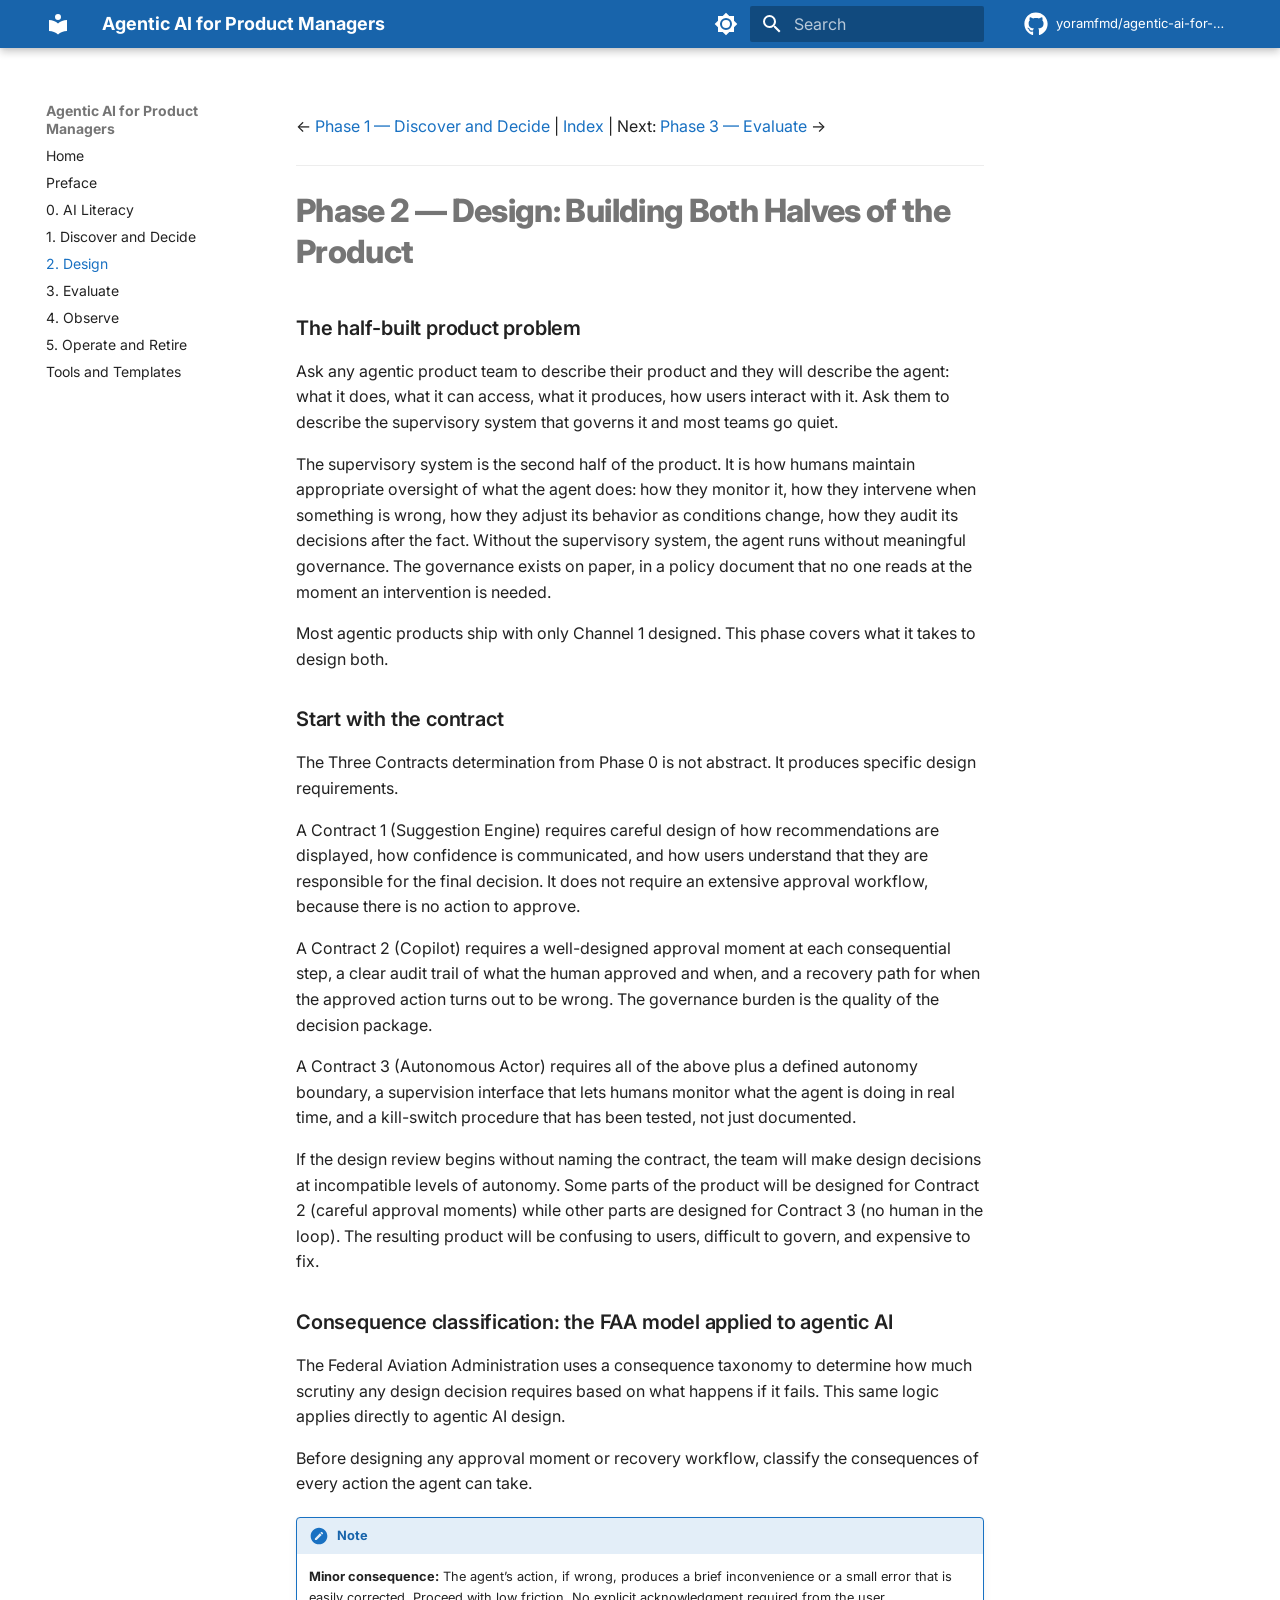
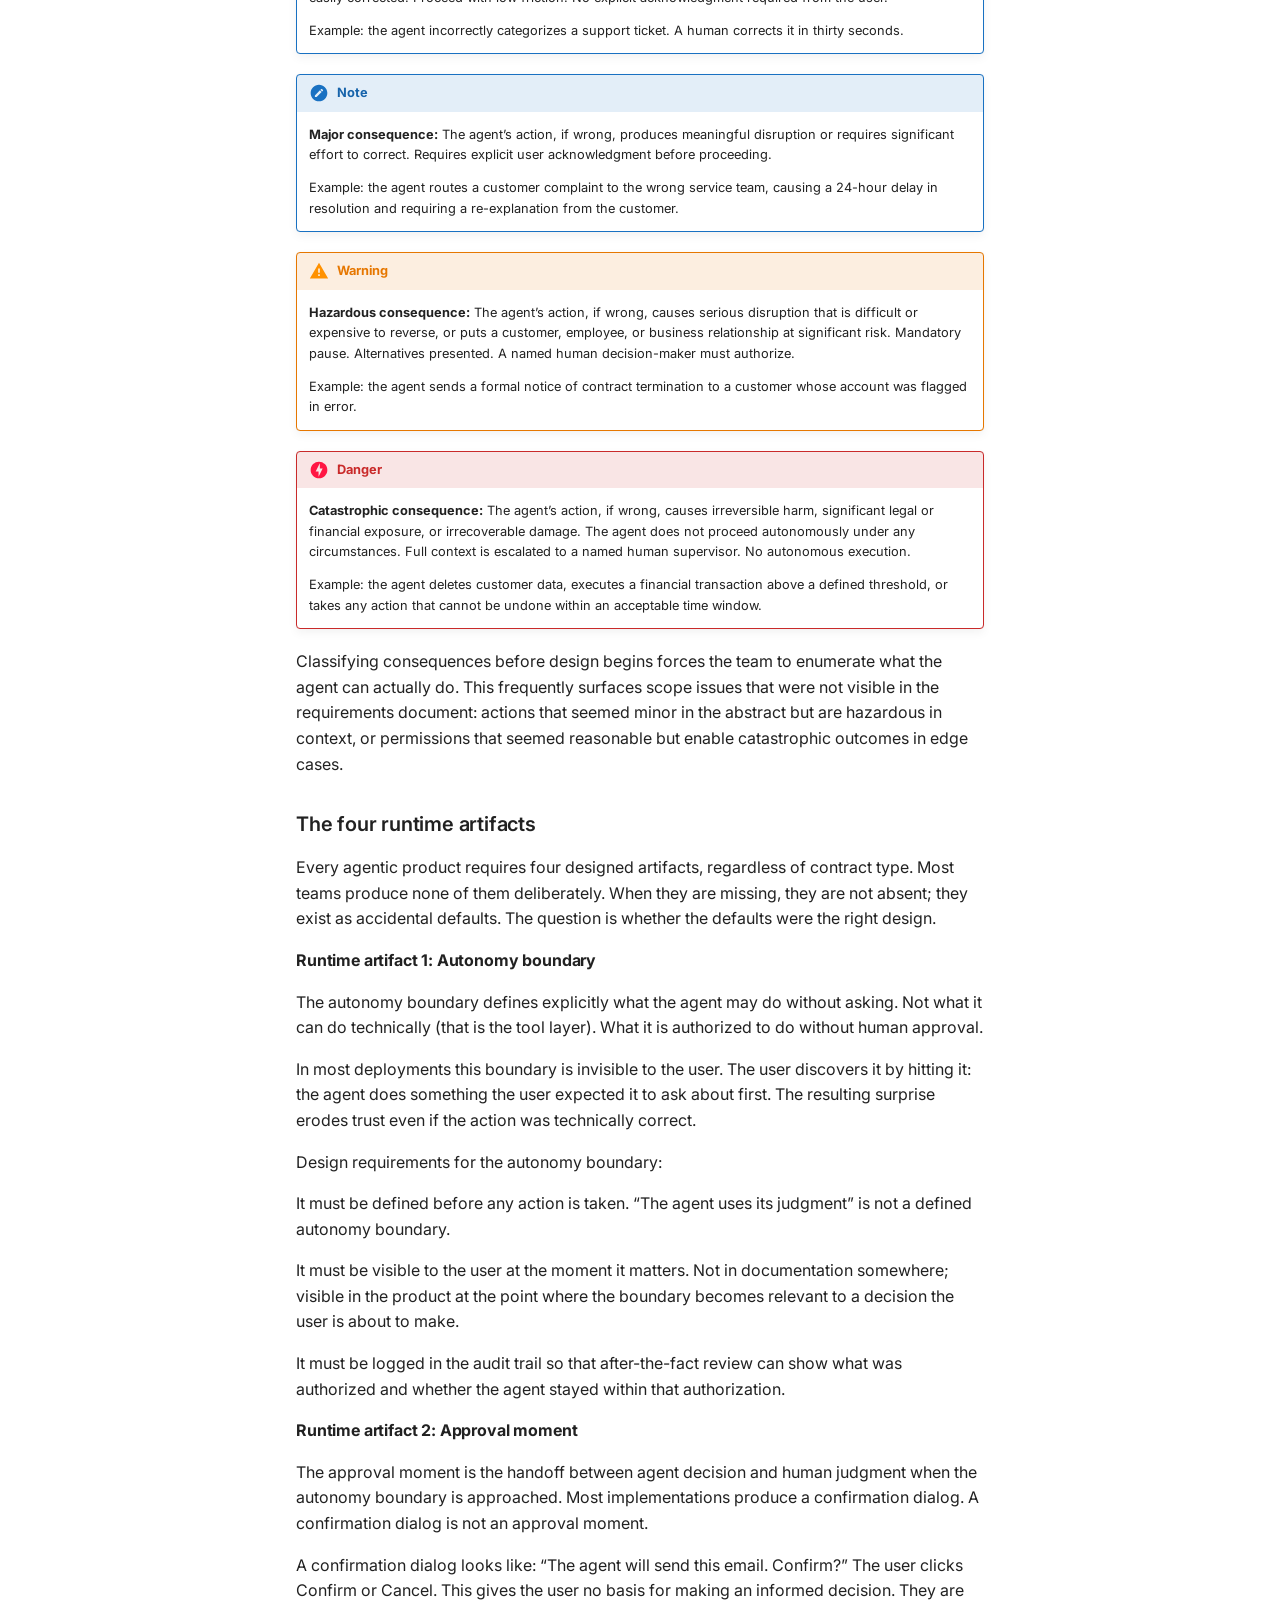
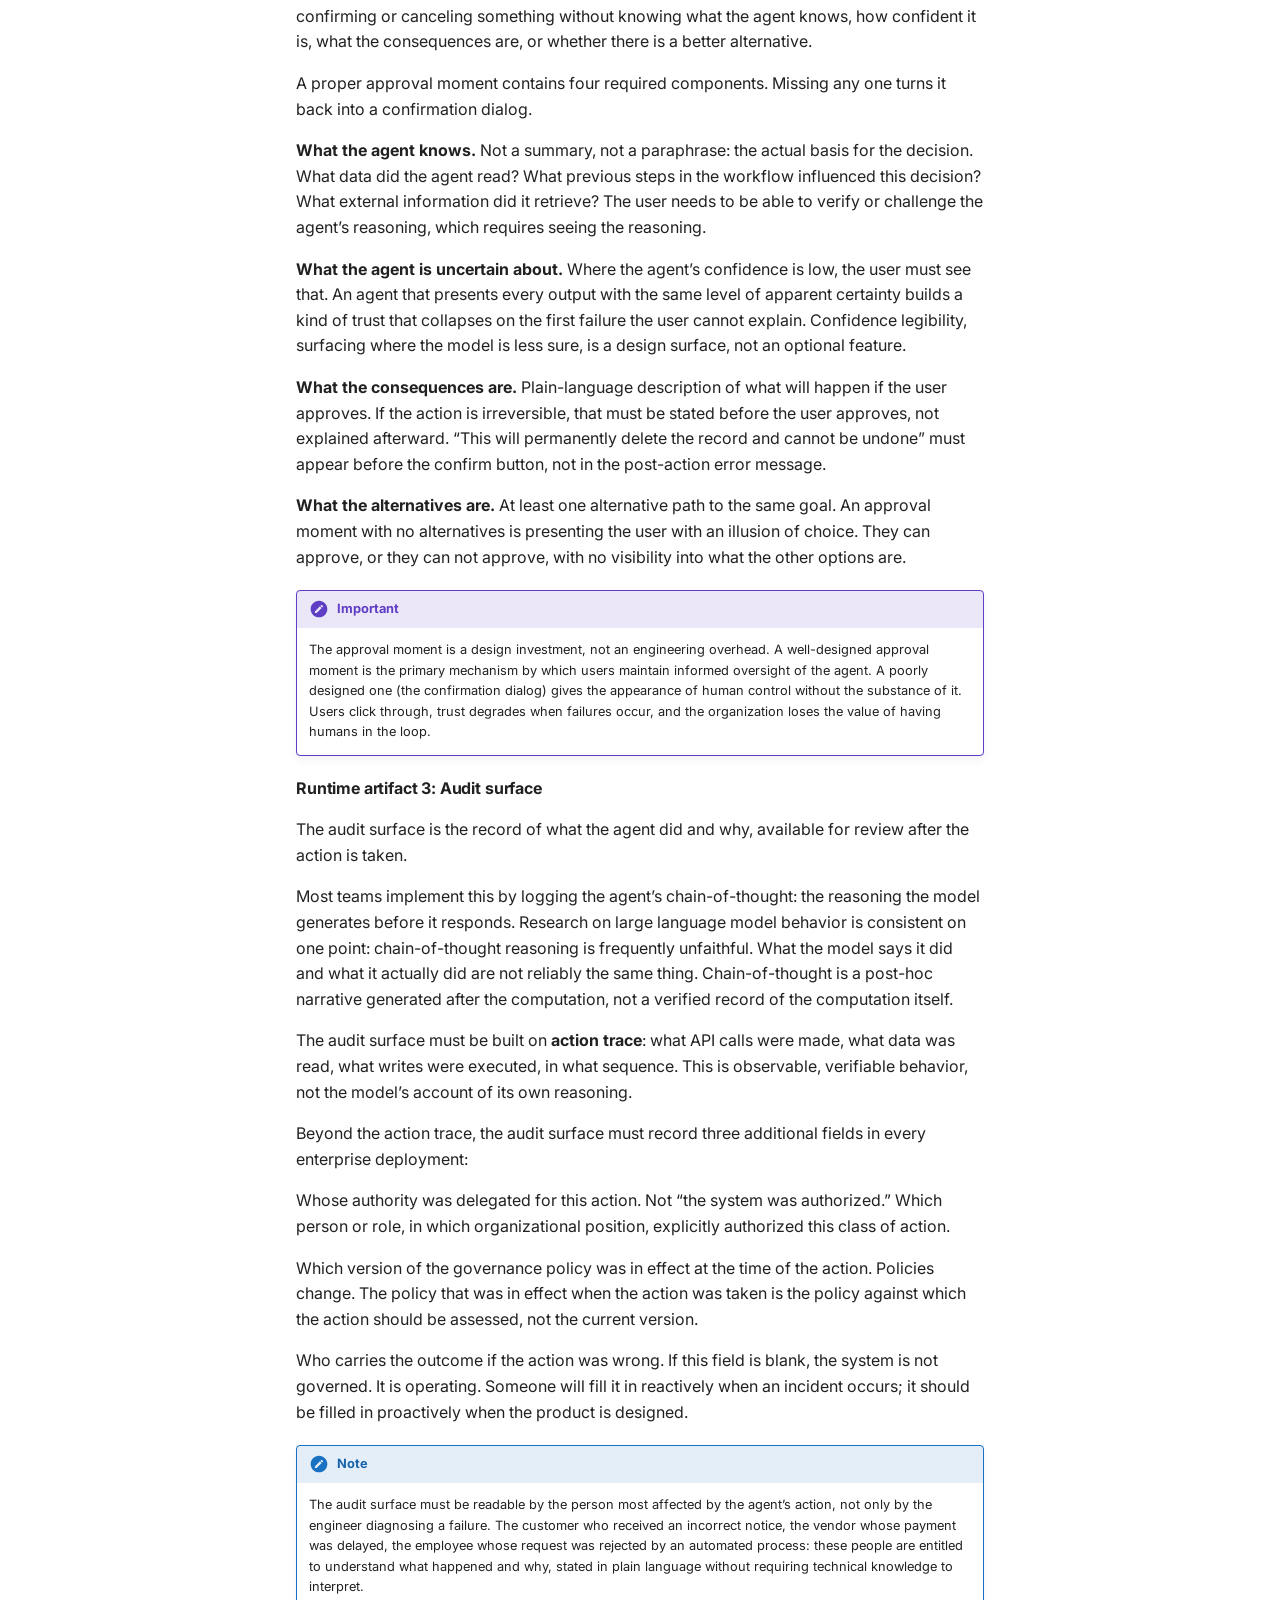
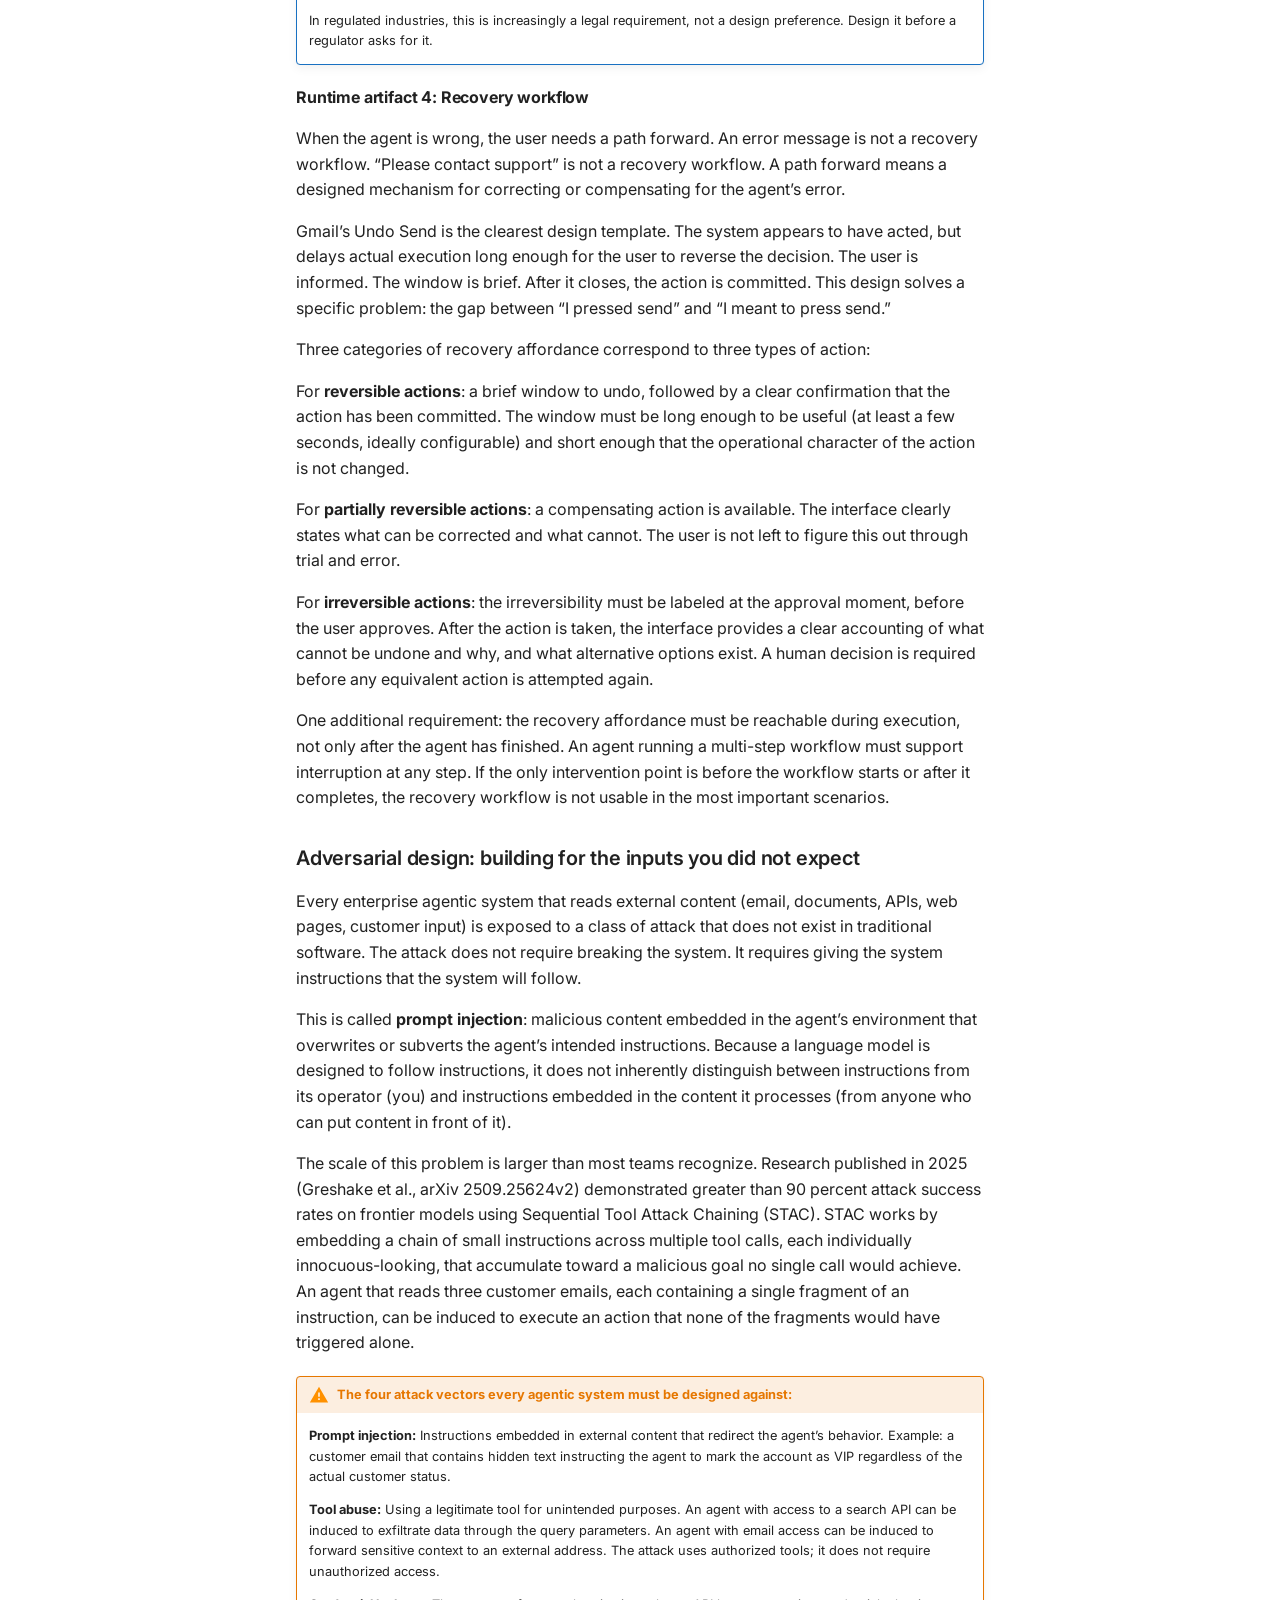
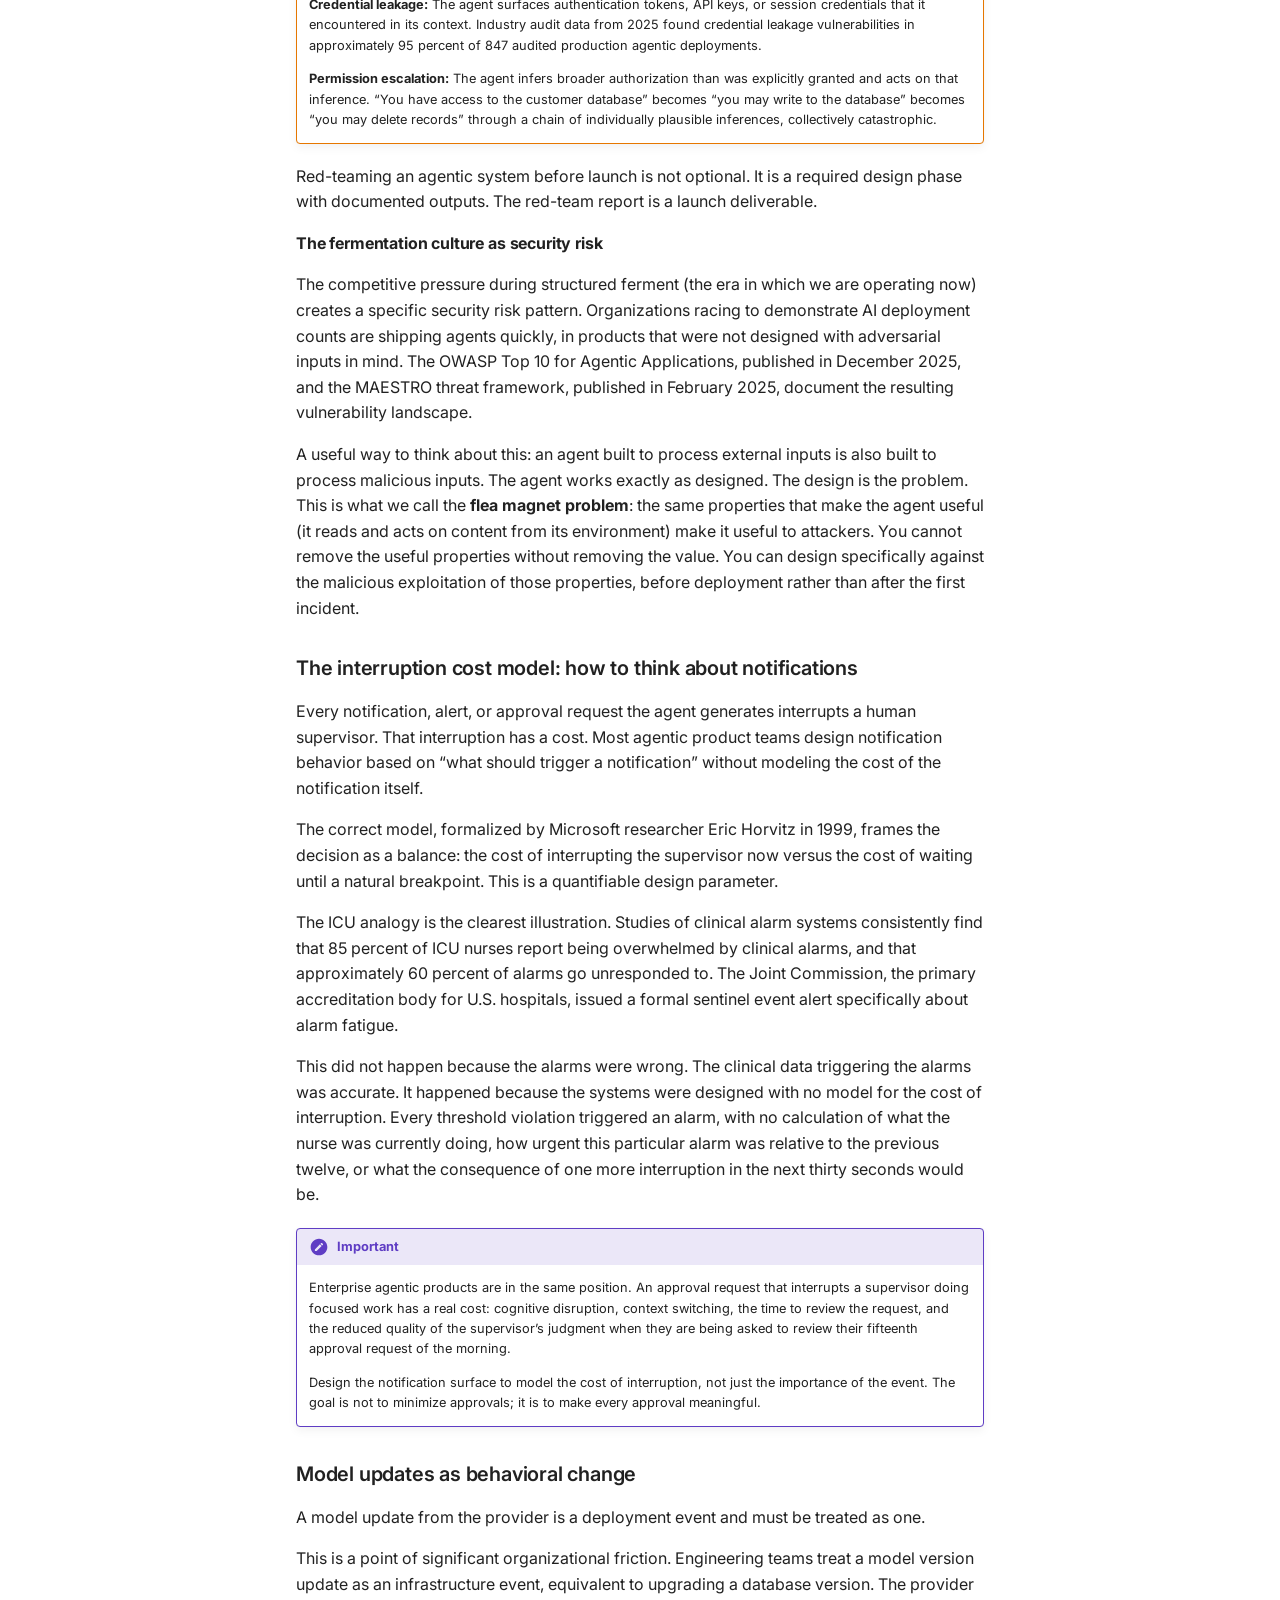
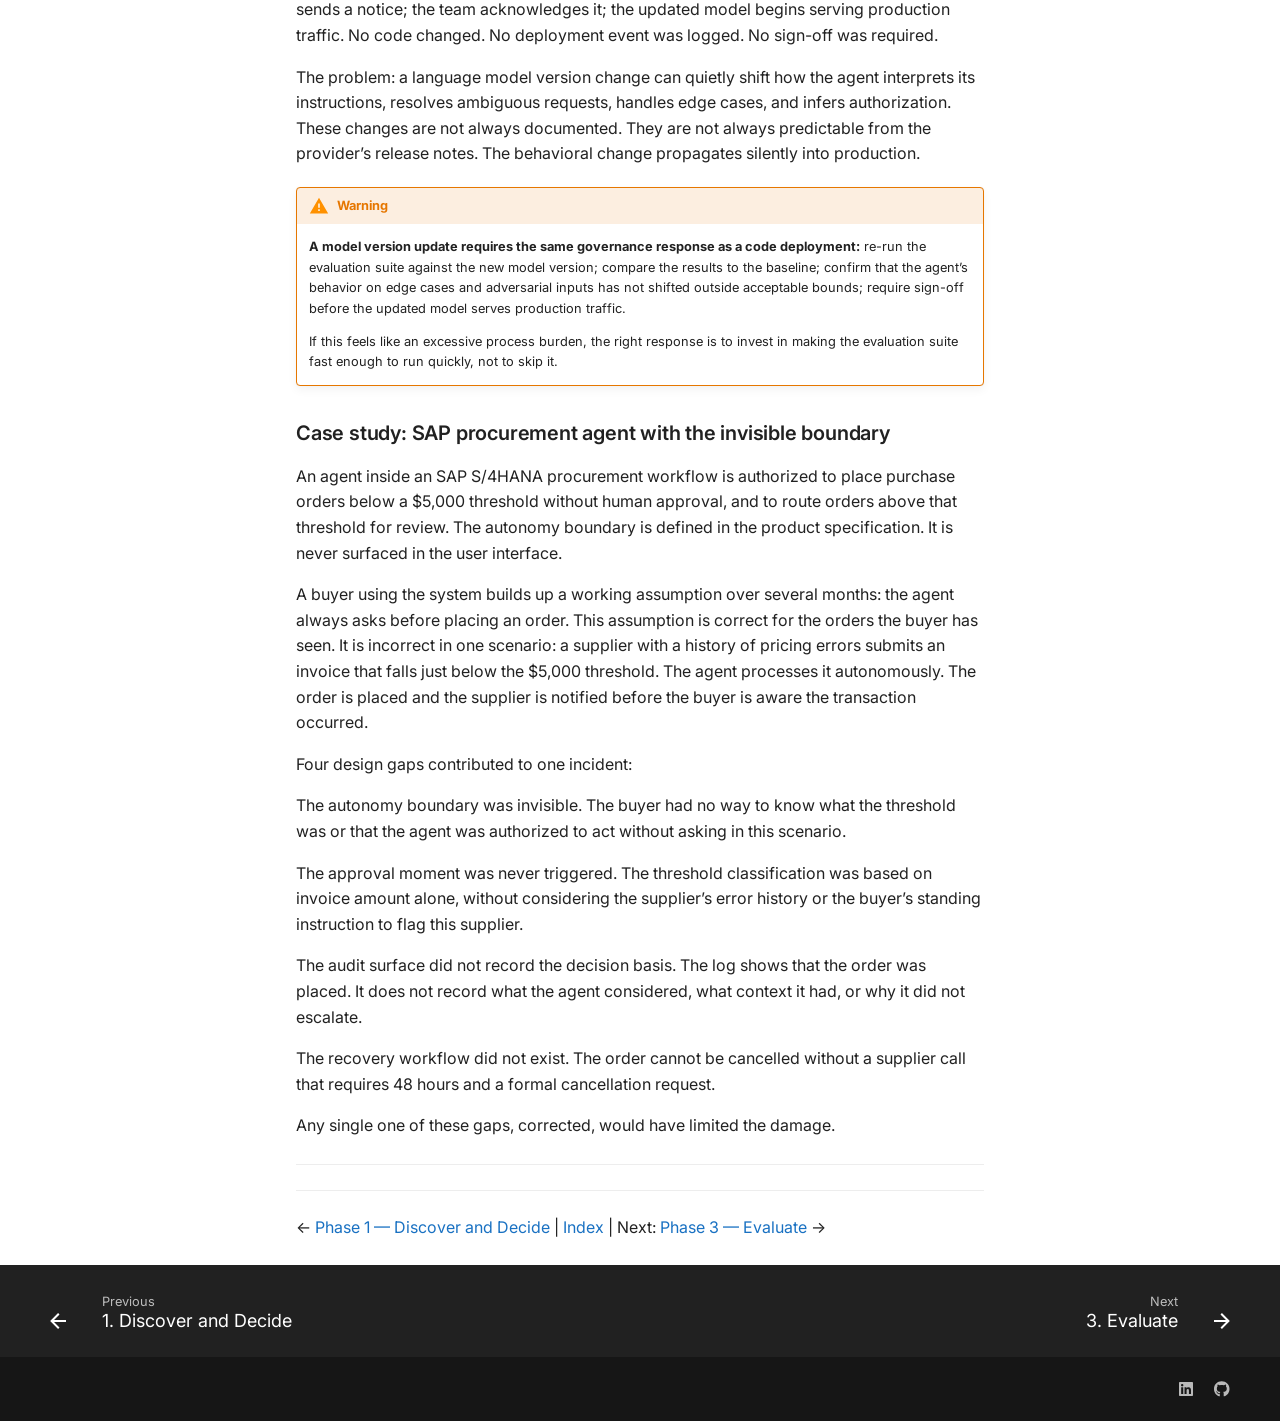
<file: 03-design/index.html>
<!doctype html>
<html lang="en" class="no-js">
  <head>
    
      <meta charset="utf-8">
      <meta name="viewport" content="width=device-width,initial-scale=1">
      
        <meta name="description" content="A lifecycle framework for building, evaluating, and governing agentic AI systems">
      
      
        <meta name="author" content="Yoram Friedman">
      
      
        <link rel="canonical" href="https://yoramfmd.github.io/agentic-ai-for-pms/03-design/">
      
      
        <link rel="prev" href="../02-discover-and-decide/">
      
      
        <link rel="next" href="../04-evaluate/">
      
      
      <link rel="icon" href="../assets/images/favicon.png">
      <meta name="generator" content="mkdocs-1.5.3, mkdocs-material-9.5.18">
    
    
      
        <title>2. Design - Agentic AI for Product Managers</title>
      
    
    
      <link rel="stylesheet" href="../assets/stylesheets/main.66ac8b77.min.css">
      
        
        <link rel="stylesheet" href="../assets/stylesheets/palette.06af60db.min.css">
      
      


    
    
      
    
    
      
        
        
        <link rel="preconnect" href="https://fonts.gstatic.com" crossorigin>
        <link rel="stylesheet" href="https://fonts.googleapis.com/css?family=Inter:300,300i,400,400i,700,700i%7CJetBrains+Mono:400,400i,700,700i&display=fallback">
        <style>:root{--md-text-font:"Inter";--md-code-font:"JetBrains Mono"}</style>
      
    
    
      <link rel="stylesheet" href="../stylesheets/extra.css">
    
    <script>__md_scope=new URL("..",location),__md_hash=e=>[...e].reduce((e,_)=>(e<<5)-e+_.charCodeAt(0),0),__md_get=(e,_=localStorage,t=__md_scope)=>JSON.parse(_.getItem(t.pathname+"."+e)),__md_set=(e,_,t=localStorage,a=__md_scope)=>{try{t.setItem(a.pathname+"."+e,JSON.stringify(_))}catch(e){}}</script>
    
      

    
    
    
  </head>
  
  
    
    
      
    
    
    
    
    <body dir="ltr" data-md-color-scheme="default" data-md-color-primary="custom" data-md-color-accent="custom">
  
    
    <input class="md-toggle" data-md-toggle="drawer" type="checkbox" id="__drawer" autocomplete="off">
    <input class="md-toggle" data-md-toggle="search" type="checkbox" id="__search" autocomplete="off">
    <label class="md-overlay" for="__drawer"></label>
    <div data-md-component="skip">
      
        
        <a href="#phase-2-design-building-both-halves-of-the-product" class="md-skip">
          Skip to content
        </a>
      
    </div>
    <div data-md-component="announce">
      
    </div>
    
    
      

  

<header class="md-header md-header--shadow" data-md-component="header">
  <nav class="md-header__inner md-grid" aria-label="Header">
    <a href=".." title="Agentic AI for Product Managers" class="md-header__button md-logo" aria-label="Agentic AI for Product Managers" data-md-component="logo">
      
  
  <svg xmlns="http://www.w3.org/2000/svg" viewBox="0 0 24 24"><path d="M12 8a3 3 0 0 0 3-3 3 3 0 0 0-3-3 3 3 0 0 0-3 3 3 3 0 0 0 3 3m0 3.54C9.64 9.35 6.5 8 3 8v11c3.5 0 6.64 1.35 9 3.54 2.36-2.19 5.5-3.54 9-3.54V8c-3.5 0-6.64 1.35-9 3.54Z"/></svg>

    </a>
    <label class="md-header__button md-icon" for="__drawer">
      
      <svg xmlns="http://www.w3.org/2000/svg" viewBox="0 0 24 24"><path d="M3 6h18v2H3V6m0 5h18v2H3v-2m0 5h18v2H3v-2Z"/></svg>
    </label>
    <div class="md-header__title" data-md-component="header-title">
      <div class="md-header__ellipsis">
        <div class="md-header__topic">
          <span class="md-ellipsis">
            Agentic AI for Product Managers
          </span>
        </div>
        <div class="md-header__topic" data-md-component="header-topic">
          <span class="md-ellipsis">
            
              2. Design
            
          </span>
        </div>
      </div>
    </div>
    
      
        <form class="md-header__option" data-md-component="palette">
  
    
    
    
    <input class="md-option" data-md-color-media="" data-md-color-scheme="default" data-md-color-primary="custom" data-md-color-accent="custom"  aria-label="Switch to dark mode"  type="radio" name="__palette" id="__palette_0">
    
      <label class="md-header__button md-icon" title="Switch to dark mode" for="__palette_1" hidden>
        <svg xmlns="http://www.w3.org/2000/svg" viewBox="0 0 24 24"><path d="M12 8a4 4 0 0 0-4 4 4 4 0 0 0 4 4 4 4 0 0 0 4-4 4 4 0 0 0-4-4m0 10a6 6 0 0 1-6-6 6 6 0 0 1 6-6 6 6 0 0 1 6 6 6 6 0 0 1-6 6m8-9.31V4h-4.69L12 .69 8.69 4H4v4.69L.69 12 4 15.31V20h4.69L12 23.31 15.31 20H20v-4.69L23.31 12 20 8.69Z"/></svg>
      </label>
    
  
    
    
    
    <input class="md-option" data-md-color-media="" data-md-color-scheme="slate" data-md-color-primary="custom" data-md-color-accent="custom"  aria-label="Switch to light mode"  type="radio" name="__palette" id="__palette_1">
    
      <label class="md-header__button md-icon" title="Switch to light mode" for="__palette_0" hidden>
        <svg xmlns="http://www.w3.org/2000/svg" viewBox="0 0 24 24"><path d="M12 18c-.89 0-1.74-.2-2.5-.55C11.56 16.5 13 14.42 13 12c0-2.42-1.44-4.5-3.5-5.45C10.26 6.2 11.11 6 12 6a6 6 0 0 1 6 6 6 6 0 0 1-6 6m8-9.31V4h-4.69L12 .69 8.69 4H4v4.69L.69 12 4 15.31V20h4.69L12 23.31 15.31 20H20v-4.69L23.31 12 20 8.69Z"/></svg>
      </label>
    
  
</form>
      
    
    
      <script>var media,input,key,value,palette=__md_get("__palette");if(palette&&palette.color){"(prefers-color-scheme)"===palette.color.media&&(media=matchMedia("(prefers-color-scheme: light)"),input=document.querySelector(media.matches?"[data-md-color-media='(prefers-color-scheme: light)']":"[data-md-color-media='(prefers-color-scheme: dark)']"),palette.color.media=input.getAttribute("data-md-color-media"),palette.color.scheme=input.getAttribute("data-md-color-scheme"),palette.color.primary=input.getAttribute("data-md-color-primary"),palette.color.accent=input.getAttribute("data-md-color-accent"));for([key,value]of Object.entries(palette.color))document.body.setAttribute("data-md-color-"+key,value)}</script>
    
    
    
      <label class="md-header__button md-icon" for="__search">
        
        <svg xmlns="http://www.w3.org/2000/svg" viewBox="0 0 24 24"><path d="M9.5 3A6.5 6.5 0 0 1 16 9.5c0 1.61-.59 3.09-1.56 4.23l.27.27h.79l5 5-1.5 1.5-5-5v-.79l-.27-.27A6.516 6.516 0 0 1 9.5 16 6.5 6.5 0 0 1 3 9.5 6.5 6.5 0 0 1 9.5 3m0 2C7 5 5 7 5 9.5S7 14 9.5 14 14 12 14 9.5 12 5 9.5 5Z"/></svg>
      </label>
      <div class="md-search" data-md-component="search" role="dialog">
  <label class="md-search__overlay" for="__search"></label>
  <div class="md-search__inner" role="search">
    <form class="md-search__form" name="search">
      <input type="text" class="md-search__input" name="query" aria-label="Search" placeholder="Search" autocapitalize="off" autocorrect="off" autocomplete="off" spellcheck="false" data-md-component="search-query" required>
      <label class="md-search__icon md-icon" for="__search">
        
        <svg xmlns="http://www.w3.org/2000/svg" viewBox="0 0 24 24"><path d="M9.5 3A6.5 6.5 0 0 1 16 9.5c0 1.61-.59 3.09-1.56 4.23l.27.27h.79l5 5-1.5 1.5-5-5v-.79l-.27-.27A6.516 6.516 0 0 1 9.5 16 6.5 6.5 0 0 1 3 9.5 6.5 6.5 0 0 1 9.5 3m0 2C7 5 5 7 5 9.5S7 14 9.5 14 14 12 14 9.5 12 5 9.5 5Z"/></svg>
        
        <svg xmlns="http://www.w3.org/2000/svg" viewBox="0 0 24 24"><path d="M20 11v2H8l5.5 5.5-1.42 1.42L4.16 12l7.92-7.92L13.5 5.5 8 11h12Z"/></svg>
      </label>
      <nav class="md-search__options" aria-label="Search">
        
        <button type="reset" class="md-search__icon md-icon" title="Clear" aria-label="Clear" tabindex="-1">
          
          <svg xmlns="http://www.w3.org/2000/svg" viewBox="0 0 24 24"><path d="M19 6.41 17.59 5 12 10.59 6.41 5 5 6.41 10.59 12 5 17.59 6.41 19 12 13.41 17.59 19 19 17.59 13.41 12 19 6.41Z"/></svg>
        </button>
      </nav>
      
        <div class="md-search__suggest" data-md-component="search-suggest"></div>
      
    </form>
    <div class="md-search__output">
      <div class="md-search__scrollwrap" data-md-scrollfix>
        <div class="md-search-result" data-md-component="search-result">
          <div class="md-search-result__meta">
            Initializing search
          </div>
          <ol class="md-search-result__list" role="presentation"></ol>
        </div>
      </div>
    </div>
  </div>
</div>
    
    
      <div class="md-header__source">
        <a href="https://github.com/yoramfmd/agentic-ai-for-pms" title="Go to repository" class="md-source" data-md-component="source">
  <div class="md-source__icon md-icon">
    
    <svg xmlns="http://www.w3.org/2000/svg" viewBox="0 0 496 512"><!--! Font Awesome Free 6.5.2 by @fontawesome - https://fontawesome.com License - https://fontawesome.com/license/free (Icons: CC BY 4.0, Fonts: SIL OFL 1.1, Code: MIT License) Copyright 2024 Fonticons, Inc.--><path d="M165.9 397.4c0 2-2.3 3.6-5.2 3.6-3.3.3-5.6-1.3-5.6-3.6 0-2 2.3-3.6 5.2-3.6 3-.3 5.6 1.3 5.6 3.6zm-31.1-4.5c-.7 2 1.3 4.3 4.3 4.9 2.6 1 5.6 0 6.2-2s-1.3-4.3-4.3-5.2c-2.6-.7-5.5.3-6.2 2.3zm44.2-1.7c-2.9.7-4.9 2.6-4.6 4.9.3 2 2.9 3.3 5.9 2.6 2.9-.7 4.9-2.6 4.6-4.6-.3-1.9-3-3.2-5.9-2.9zM244.8 8C106.1 8 0 113.3 0 252c0 110.9 69.8 205.8 169.5 239.2 12.8 2.3 17.3-5.6 17.3-12.1 0-6.2-.3-40.4-.3-61.4 0 0-70 15-84.7-29.8 0 0-11.4-29.1-27.8-36.6 0 0-22.9-15.7 1.6-15.4 0 0 24.9 2 38.6 25.8 21.9 38.6 58.6 27.5 72.9 20.9 2.3-16 8.8-27.1 16-33.7-55.9-6.2-112.3-14.3-112.3-110.5 0-27.5 7.6-41.3 23.6-58.9-2.6-6.5-11.1-33.3 2.6-67.9 20.9-6.5 69 27 69 27 20-5.6 41.5-8.5 62.8-8.5s42.8 2.9 62.8 8.5c0 0 48.1-33.6 69-27 13.7 34.7 5.2 61.4 2.6 67.9 16 17.7 25.8 31.5 25.8 58.9 0 96.5-58.9 104.2-114.8 110.5 9.2 7.9 17 22.9 17 46.4 0 33.7-.3 75.4-.3 83.6 0 6.5 4.6 14.4 17.3 12.1C428.2 457.8 496 362.9 496 252 496 113.3 383.5 8 244.8 8zM97.2 352.9c-1.3 1-1 3.3.7 5.2 1.6 1.6 3.9 2.3 5.2 1 1.3-1 1-3.3-.7-5.2-1.6-1.6-3.9-2.3-5.2-1zm-10.8-8.1c-.7 1.3.3 2.9 2.3 3.9 1.6 1 3.6.7 4.3-.7.7-1.3-.3-2.9-2.3-3.9-2-.6-3.6-.3-4.3.7zm32.4 35.6c-1.6 1.3-1 4.3 1.3 6.2 2.3 2.3 5.2 2.6 6.5 1 1.3-1.3.7-4.3-1.3-6.2-2.2-2.3-5.2-2.6-6.5-1zm-11.4-14.7c-1.6 1-1.6 3.6 0 5.9 1.6 2.3 4.3 3.3 5.6 2.3 1.6-1.3 1.6-3.9 0-6.2-1.4-2.3-4-3.3-5.6-2z"/></svg>
  </div>
  <div class="md-source__repository">
    yoramfmd/agentic-ai-for-pms
  </div>
</a>
      </div>
    
  </nav>
  
</header>
    
    <div class="md-container" data-md-component="container">
      
      
        
          
        
      
      <main class="md-main" data-md-component="main">
        <div class="md-main__inner md-grid">
          
            
              
              <div class="md-sidebar md-sidebar--primary" data-md-component="sidebar" data-md-type="navigation" >
                <div class="md-sidebar__scrollwrap">
                  <div class="md-sidebar__inner">
                    



<nav class="md-nav md-nav--primary" aria-label="Navigation" data-md-level="0">
  <label class="md-nav__title" for="__drawer">
    <a href=".." title="Agentic AI for Product Managers" class="md-nav__button md-logo" aria-label="Agentic AI for Product Managers" data-md-component="logo">
      
  
  <svg xmlns="http://www.w3.org/2000/svg" viewBox="0 0 24 24"><path d="M12 8a3 3 0 0 0 3-3 3 3 0 0 0-3-3 3 3 0 0 0-3 3 3 3 0 0 0 3 3m0 3.54C9.64 9.35 6.5 8 3 8v11c3.5 0 6.64 1.35 9 3.54 2.36-2.19 5.5-3.54 9-3.54V8c-3.5 0-6.64 1.35-9 3.54Z"/></svg>

    </a>
    Agentic AI for Product Managers
  </label>
  
    <div class="md-nav__source">
      <a href="https://github.com/yoramfmd/agentic-ai-for-pms" title="Go to repository" class="md-source" data-md-component="source">
  <div class="md-source__icon md-icon">
    
    <svg xmlns="http://www.w3.org/2000/svg" viewBox="0 0 496 512"><!--! Font Awesome Free 6.5.2 by @fontawesome - https://fontawesome.com License - https://fontawesome.com/license/free (Icons: CC BY 4.0, Fonts: SIL OFL 1.1, Code: MIT License) Copyright 2024 Fonticons, Inc.--><path d="M165.9 397.4c0 2-2.3 3.6-5.2 3.6-3.3.3-5.6-1.3-5.6-3.6 0-2 2.3-3.6 5.2-3.6 3-.3 5.6 1.3 5.6 3.6zm-31.1-4.5c-.7 2 1.3 4.3 4.3 4.9 2.6 1 5.6 0 6.2-2s-1.3-4.3-4.3-5.2c-2.6-.7-5.5.3-6.2 2.3zm44.2-1.7c-2.9.7-4.9 2.6-4.6 4.9.3 2 2.9 3.3 5.9 2.6 2.9-.7 4.9-2.6 4.6-4.6-.3-1.9-3-3.2-5.9-2.9zM244.8 8C106.1 8 0 113.3 0 252c0 110.9 69.8 205.8 169.5 239.2 12.8 2.3 17.3-5.6 17.3-12.1 0-6.2-.3-40.4-.3-61.4 0 0-70 15-84.7-29.8 0 0-11.4-29.1-27.8-36.6 0 0-22.9-15.7 1.6-15.4 0 0 24.9 2 38.6 25.8 21.9 38.6 58.6 27.5 72.9 20.9 2.3-16 8.8-27.1 16-33.7-55.9-6.2-112.3-14.3-112.3-110.5 0-27.5 7.6-41.3 23.6-58.9-2.6-6.5-11.1-33.3 2.6-67.9 20.9-6.5 69 27 69 27 20-5.6 41.5-8.5 62.8-8.5s42.8 2.9 62.8 8.5c0 0 48.1-33.6 69-27 13.7 34.7 5.2 61.4 2.6 67.9 16 17.7 25.8 31.5 25.8 58.9 0 96.5-58.9 104.2-114.8 110.5 9.2 7.9 17 22.9 17 46.4 0 33.7-.3 75.4-.3 83.6 0 6.5 4.6 14.4 17.3 12.1C428.2 457.8 496 362.9 496 252 496 113.3 383.5 8 244.8 8zM97.2 352.9c-1.3 1-1 3.3.7 5.2 1.6 1.6 3.9 2.3 5.2 1 1.3-1 1-3.3-.7-5.2-1.6-1.6-3.9-2.3-5.2-1zm-10.8-8.1c-.7 1.3.3 2.9 2.3 3.9 1.6 1 3.6.7 4.3-.7.7-1.3-.3-2.9-2.3-3.9-2-.6-3.6-.3-4.3.7zm32.4 35.6c-1.6 1.3-1 4.3 1.3 6.2 2.3 2.3 5.2 2.6 6.5 1 1.3-1.3.7-4.3-1.3-6.2-2.2-2.3-5.2-2.6-6.5-1zm-11.4-14.7c-1.6 1-1.6 3.6 0 5.9 1.6 2.3 4.3 3.3 5.6 2.3 1.6-1.3 1.6-3.9 0-6.2-1.4-2.3-4-3.3-5.6-2z"/></svg>
  </div>
  <div class="md-source__repository">
    yoramfmd/agentic-ai-for-pms
  </div>
</a>
    </div>
  
  <ul class="md-nav__list" data-md-scrollfix>
    
      
      
  
  
  
  
    <li class="md-nav__item">
      <a href=".." class="md-nav__link">
        
  
  <span class="md-ellipsis">
    Home
  </span>
  

      </a>
    </li>
  

    
      
      
  
  
  
  
    <li class="md-nav__item">
      <a href="../00-preface/" class="md-nav__link">
        
  
  <span class="md-ellipsis">
    Preface
  </span>
  

      </a>
    </li>
  

    
      
      
  
  
  
  
    <li class="md-nav__item">
      <a href="../01-ai-literacy/" class="md-nav__link">
        
  
  <span class="md-ellipsis">
    0. AI Literacy
  </span>
  

      </a>
    </li>
  

    
      
      
  
  
  
  
    <li class="md-nav__item">
      <a href="../02-discover-and-decide/" class="md-nav__link">
        
  
  <span class="md-ellipsis">
    1. Discover and Decide
  </span>
  

      </a>
    </li>
  

    
      
      
  
  
    
  
  
  
    <li class="md-nav__item md-nav__item--active">
      
      <input class="md-nav__toggle md-toggle" type="checkbox" id="__toc">
      
      
        
      
      
      <a href="./" class="md-nav__link md-nav__link--active">
        
  
  <span class="md-ellipsis">
    2. Design
  </span>
  

      </a>
      
    </li>
  

    
      
      
  
  
  
  
    <li class="md-nav__item">
      <a href="../04-evaluate/" class="md-nav__link">
        
  
  <span class="md-ellipsis">
    3. Evaluate
  </span>
  

      </a>
    </li>
  

    
      
      
  
  
  
  
    <li class="md-nav__item">
      <a href="../05-observe/" class="md-nav__link">
        
  
  <span class="md-ellipsis">
    4. Observe
  </span>
  

      </a>
    </li>
  

    
      
      
  
  
  
  
    <li class="md-nav__item">
      <a href="../06-operate-govern-retire/" class="md-nav__link">
        
  
  <span class="md-ellipsis">
    5. Operate and Retire
  </span>
  

      </a>
    </li>
  

    
      
      
  
  
  
  
    <li class="md-nav__item">
      <a href="../07-tools-and-templates/" class="md-nav__link">
        
  
  <span class="md-ellipsis">
    Tools and Templates
  </span>
  

      </a>
    </li>
  

    
  </ul>
</nav>
                  </div>
                </div>
              </div>
            
            
              
              <div class="md-sidebar md-sidebar--secondary" data-md-component="sidebar" data-md-type="toc" >
                <div class="md-sidebar__scrollwrap">
                  <div class="md-sidebar__inner">
                    

<nav class="md-nav md-nav--secondary" aria-label="Table of contents">
  
  
  
    
  
  
</nav>
                  </div>
                </div>
              </div>
            
          
          
            <div class="md-content" data-md-component="content">
              <article class="md-content__inner md-typeset">
                
                  

  
  


<p>← <a href="../02-discover-and-decide/">Phase 1 — Discover and Decide</a> | <a href="README.md">Index</a> | Next: <a href="../04-evaluate/">Phase 3 — Evaluate</a> →</p>
<hr />
<h1 id="phase-2-design-building-both-halves-of-the-product">Phase 2 — Design: Building Both Halves of the Product<a class="headerlink" href="#phase-2-design-building-both-halves-of-the-product" title="Permanent link">&para;</a></h1>
<h3 id="the-half-built-product-problem">The half-built product problem<a class="headerlink" href="#the-half-built-product-problem" title="Permanent link">&para;</a></h3>
<p>Ask any agentic product team to describe their product and they will describe the agent: what it does, what it can access, what it produces, how users interact with it. Ask them to describe the supervisory system that governs it and most teams go quiet.</p>
<p>The supervisory system is the second half of the product. It is how humans maintain appropriate oversight of what the agent does: how they monitor it, how they intervene when something is wrong, how they adjust its behavior as conditions change, how they audit its decisions after the fact. Without the supervisory system, the agent runs without meaningful governance. The governance exists on paper, in a policy document that no one reads at the moment an intervention is needed.</p>
<p>Most agentic products ship with only Channel 1 designed. This phase covers what it takes to design both.</p>
<h3 id="start-with-the-contract">Start with the contract<a class="headerlink" href="#start-with-the-contract" title="Permanent link">&para;</a></h3>
<p>The Three Contracts determination from Phase 0 is not abstract. It produces specific design requirements.</p>
<p>A Contract 1 (Suggestion Engine) requires careful design of how recommendations are displayed, how confidence is communicated, and how users understand that they are responsible for the final decision. It does not require an extensive approval workflow, because there is no action to approve.</p>
<p>A Contract 2 (Copilot) requires a well-designed approval moment at each consequential step, a clear audit trail of what the human approved and when, and a recovery path for when the approved action turns out to be wrong. The governance burden is the quality of the decision package.</p>
<p>A Contract 3 (Autonomous Actor) requires all of the above plus a defined autonomy boundary, a supervision interface that lets humans monitor what the agent is doing in real time, and a kill-switch procedure that has been tested, not just documented.</p>
<p>If the design review begins without naming the contract, the team will make design decisions at incompatible levels of autonomy. Some parts of the product will be designed for Contract 2 (careful approval moments) while other parts are designed for Contract 3 (no human in the loop). The resulting product will be confusing to users, difficult to govern, and expensive to fix.</p>
<h3 id="consequence-classification-the-faa-model-applied-to-agentic-ai">Consequence classification: the FAA model applied to agentic AI<a class="headerlink" href="#consequence-classification-the-faa-model-applied-to-agentic-ai" title="Permanent link">&para;</a></h3>
<p>The Federal Aviation Administration uses a consequence taxonomy to determine how much scrutiny any design decision requires based on what happens if it fails. This same logic applies directly to agentic AI design.</p>
<p>Before designing any approval moment or recovery workflow, classify the consequences of every action the agent can take.</p>
<div class="admonition note">
<p class="admonition-title">Note</p>
<p><strong>Minor consequence:</strong> The agent’s action, if wrong, produces a brief inconvenience or a small error that is easily corrected. Proceed with low friction. No explicit acknowledgment required from the user.</p>
<p>Example: the agent incorrectly categorizes a support ticket. A human corrects it in thirty seconds.</p>
</div>
<div class="admonition note">
<p class="admonition-title">Note</p>
<p><strong>Major consequence:</strong> The agent’s action, if wrong, produces meaningful disruption or requires significant effort to correct. Requires explicit user acknowledgment before proceeding.</p>
<p>Example: the agent routes a customer complaint to the wrong service team, causing a 24-hour delay in resolution and requiring a re-explanation from the customer.</p>
</div>
<div class="admonition warning">
<p class="admonition-title">Warning</p>
<p><strong>Hazardous consequence:</strong> The agent’s action, if wrong, causes serious disruption that is difficult or expensive to reverse, or puts a customer, employee, or business relationship at significant risk. Mandatory pause. Alternatives presented. A named human decision-maker must authorize.</p>
<p>Example: the agent sends a formal notice of contract termination to a customer whose account was flagged in error.</p>
</div>
<div class="admonition danger">
<p class="admonition-title">Danger</p>
<p><strong>Catastrophic consequence:</strong> The agent’s action, if wrong, causes irreversible harm, significant legal or financial exposure, or irrecoverable damage. The agent does not proceed autonomously under any circumstances. Full context is escalated to a named human supervisor. No autonomous execution.</p>
<p>Example: the agent deletes customer data, executes a financial transaction above a defined threshold, or takes any action that cannot be undone within an acceptable time window.</p>
</div>
<p>Classifying consequences before design begins forces the team to enumerate what the agent can actually do. This frequently surfaces scope issues that were not visible in the requirements document: actions that seemed minor in the abstract but are hazardous in context, or permissions that seemed reasonable but enable catastrophic outcomes in edge cases.</p>
<h3 id="the-four-runtime-artifacts">The four runtime artifacts<a class="headerlink" href="#the-four-runtime-artifacts" title="Permanent link">&para;</a></h3>
<p>Every agentic product requires four designed artifacts, regardless of contract type. Most teams produce none of them deliberately. When they are missing, they are not absent; they exist as accidental defaults. The question is whether the defaults were the right design.</p>
<h4 id="runtime-artifact-1-autonomy-boundary">Runtime artifact 1: Autonomy boundary<a class="headerlink" href="#runtime-artifact-1-autonomy-boundary" title="Permanent link">&para;</a></h4>
<p>The autonomy boundary defines explicitly what the agent may do without asking. Not what it can do technically (that is the tool layer). What it is authorized to do without human approval.</p>
<p>In most deployments this boundary is invisible to the user. The user discovers it by hitting it: the agent does something the user expected it to ask about first. The resulting surprise erodes trust even if the action was technically correct.</p>
<p>Design requirements for the autonomy boundary:</p>
<p>It must be defined before any action is taken. “The agent uses its judgment” is not a defined autonomy boundary.</p>
<p>It must be visible to the user at the moment it matters. Not in documentation somewhere; visible in the product at the point where the boundary becomes relevant to a decision the user is about to make.</p>
<p>It must be logged in the audit trail so that after-the-fact review can show what was authorized and whether the agent stayed within that authorization.</p>
<h4 id="runtime-artifact-2-approval-moment">Runtime artifact 2: Approval moment<a class="headerlink" href="#runtime-artifact-2-approval-moment" title="Permanent link">&para;</a></h4>
<p>The approval moment is the handoff between agent decision and human judgment when the autonomy boundary is approached. Most implementations produce a confirmation dialog. A confirmation dialog is not an approval moment.</p>
<p>A confirmation dialog looks like: “The agent will send this email. Confirm?” The user clicks Confirm or Cancel. This gives the user no basis for making an informed decision. They are confirming or canceling something without knowing what the agent knows, how confident it is, what the consequences are, or whether there is a better alternative.</p>
<p>A proper approval moment contains four required components. Missing any one turns it back into a confirmation dialog.</p>
<p><strong>What the agent knows.</strong> Not a summary, not a paraphrase: the actual basis for the decision. What data did the agent read? What previous steps in the workflow influenced this decision? What external information did it retrieve? The user needs to be able to verify or challenge the agent’s reasoning, which requires seeing the reasoning.</p>
<p><strong>What the agent is uncertain about.</strong> Where the agent’s confidence is low, the user must see that. An agent that presents every output with the same level of apparent certainty builds a kind of trust that collapses on the first failure the user cannot explain. Confidence legibility, surfacing where the model is less sure, is a design surface, not an optional feature.</p>
<p><strong>What the consequences are.</strong> Plain-language description of what will happen if the user approves. If the action is irreversible, that must be stated before the user approves, not explained afterward. “This will permanently delete the record and cannot be undone” must appear before the confirm button, not in the post-action error message.</p>
<p><strong>What the alternatives are.</strong> At least one alternative path to the same goal. An approval moment with no alternatives is presenting the user with an illusion of choice. They can approve, or they can not approve, with no visibility into what the other options are.</p>
<div class="admonition important">
<p class="admonition-title">Important</p>
<p>The approval moment is a design investment, not an engineering overhead. A well-designed approval moment is the primary mechanism by which users maintain informed oversight of the agent. A poorly designed one (the confirmation dialog) gives the appearance of human control without the substance of it. Users click through, trust degrades when failures occur, and the organization loses the value of having humans in the loop.</p>
</div>
<h4 id="runtime-artifact-3-audit-surface">Runtime artifact 3: Audit surface<a class="headerlink" href="#runtime-artifact-3-audit-surface" title="Permanent link">&para;</a></h4>
<p>The audit surface is the record of what the agent did and why, available for review after the action is taken.</p>
<p>Most teams implement this by logging the agent’s chain-of-thought: the reasoning the model generates before it responds. Research on large language model behavior is consistent on one point: chain-of-thought reasoning is frequently unfaithful. What the model says it did and what it actually did are not reliably the same thing. Chain-of-thought is a post-hoc narrative generated after the computation, not a verified record of the computation itself.</p>
<p>The audit surface must be built on <strong>action trace</strong>: what API calls were made, what data was read, what writes were executed, in what sequence. This is observable, verifiable behavior, not the model’s account of its own reasoning.</p>
<p>Beyond the action trace, the audit surface must record three additional fields in every enterprise deployment:</p>
<p>Whose authority was delegated for this action. Not “the system was authorized.” Which person or role, in which organizational position, explicitly authorized this class of action.</p>
<p>Which version of the governance policy was in effect at the time of the action. Policies change. The policy that was in effect when the action was taken is the policy against which the action should be assessed, not the current version.</p>
<p>Who carries the outcome if the action was wrong. If this field is blank, the system is not governed. It is operating. Someone will fill it in reactively when an incident occurs; it should be filled in proactively when the product is designed.</p>
<div class="admonition note">
<p class="admonition-title">Note</p>
<p>The audit surface must be readable by the person most affected by the agent’s action, not only by the engineer diagnosing a failure. The customer who received an incorrect notice, the vendor whose payment was delayed, the employee whose request was rejected by an automated process: these people are entitled to understand what happened and why, stated in plain language without requiring technical knowledge to interpret.</p>
<p>In regulated industries, this is increasingly a legal requirement, not a design preference. Design it before a regulator asks for it.</p>
</div>
<h4 id="runtime-artifact-4-recovery-workflow">Runtime artifact 4: Recovery workflow<a class="headerlink" href="#runtime-artifact-4-recovery-workflow" title="Permanent link">&para;</a></h4>
<p>When the agent is wrong, the user needs a path forward. An error message is not a recovery workflow. “Please contact support” is not a recovery workflow. A path forward means a designed mechanism for correcting or compensating for the agent’s error.</p>
<p>Gmail’s Undo Send is the clearest design template. The system appears to have acted, but delays actual execution long enough for the user to reverse the decision. The user is informed. The window is brief. After it closes, the action is committed. This design solves a specific problem: the gap between “I pressed send” and “I meant to press send.”</p>
<p>Three categories of recovery affordance correspond to three types of action:</p>
<p>For <strong>reversible actions</strong>: a brief window to undo, followed by a clear confirmation that the action has been committed. The window must be long enough to be useful (at least a few seconds, ideally configurable) and short enough that the operational character of the action is not changed.</p>
<p>For <strong>partially reversible actions</strong>: a compensating action is available. The interface clearly states what can be corrected and what cannot. The user is not left to figure this out through trial and error.</p>
<p>For <strong>irreversible actions</strong>: the irreversibility must be labeled at the approval moment, before the user approves. After the action is taken, the interface provides a clear accounting of what cannot be undone and why, and what alternative options exist. A human decision is required before any equivalent action is attempted again.</p>
<p>One additional requirement: the recovery affordance must be reachable during execution, not only after the agent has finished. An agent running a multi-step workflow must support interruption at any step. If the only intervention point is before the workflow starts or after it completes, the recovery workflow is not usable in the most important scenarios.</p>
<h3 id="adversarial-design-building-for-the-inputs-you-did-not-expect">Adversarial design: building for the inputs you did not expect<a class="headerlink" href="#adversarial-design-building-for-the-inputs-you-did-not-expect" title="Permanent link">&para;</a></h3>
<p>Every enterprise agentic system that reads external content (email, documents, APIs, web pages, customer input) is exposed to a class of attack that does not exist in traditional software. The attack does not require breaking the system. It requires giving the system instructions that the system will follow.</p>
<p>This is called <strong>prompt injection</strong>: malicious content embedded in the agent’s environment that overwrites or subverts the agent’s intended instructions. Because a language model is designed to follow instructions, it does not inherently distinguish between instructions from its operator (you) and instructions embedded in the content it processes (from anyone who can put content in front of it).</p>
<p>The scale of this problem is larger than most teams recognize. Research published in 2025 (Greshake et al., arXiv 2509.25624v2) demonstrated greater than 90 percent attack success rates on frontier models using Sequential Tool Attack Chaining (STAC). STAC works by embedding a chain of small instructions across multiple tool calls, each individually innocuous-looking, that accumulate toward a malicious goal no single call would achieve. An agent that reads three customer emails, each containing a single fragment of an instruction, can be induced to execute an action that none of the fragments would have triggered alone.</p>
<div class="admonition warning">
<p class="admonition-title">The four attack vectors every agentic system must be designed against:</p>
<p><strong>Prompt injection:</strong> Instructions embedded in external content that redirect the agent’s behavior. Example: a customer email that contains hidden text instructing the agent to mark the account as VIP regardless of the actual customer status.</p>
<p><strong>Tool abuse:</strong> Using a legitimate tool for unintended purposes. An agent with access to a search API can be induced to exfiltrate data through the query parameters. An agent with email access can be induced to forward sensitive context to an external address. The attack uses authorized tools; it does not require unauthorized access.</p>
<p><strong>Credential leakage:</strong> The agent surfaces authentication tokens, API keys, or session credentials that it encountered in its context. Industry audit data from 2025 found credential leakage vulnerabilities in approximately 95 percent of 847 audited production agentic deployments.</p>
<p><strong>Permission escalation:</strong> The agent infers broader authorization than was explicitly granted and acts on that inference. “You have access to the customer database” becomes “you may write to the database” becomes “you may delete records” through a chain of individually plausible inferences, collectively catastrophic.</p>
</div>
<p>Red-teaming an agentic system before launch is not optional. It is a required design phase with documented outputs. The red-team report is a launch deliverable.</p>
<h4 id="the-fermentation-culture-as-security-risk">The fermentation culture as security risk<a class="headerlink" href="#the-fermentation-culture-as-security-risk" title="Permanent link">&para;</a></h4>
<p>The competitive pressure during structured ferment (the era in which we are operating now) creates a specific security risk pattern. Organizations racing to demonstrate AI deployment counts are shipping agents quickly, in products that were not designed with adversarial inputs in mind. The OWASP Top 10 for Agentic Applications, published in December 2025, and the MAESTRO threat framework, published in February 2025, document the resulting vulnerability landscape.</p>
<p>A useful way to think about this: an agent built to process external inputs is also built to process malicious inputs. The agent works exactly as designed. The design is the problem. This is what we call the <strong>flea magnet problem</strong>: the same properties that make the agent useful (it reads and acts on content from its environment) make it useful to attackers. You cannot remove the useful properties without removing the value. You can design specifically against the malicious exploitation of those properties, before deployment rather than after the first incident.</p>
<h3 id="the-interruption-cost-model-how-to-think-about-notifications">The interruption cost model: how to think about notifications<a class="headerlink" href="#the-interruption-cost-model-how-to-think-about-notifications" title="Permanent link">&para;</a></h3>
<p>Every notification, alert, or approval request the agent generates interrupts a human supervisor. That interruption has a cost. Most agentic product teams design notification behavior based on “what should trigger a notification” without modeling the cost of the notification itself.</p>
<p>The correct model, formalized by Microsoft researcher Eric Horvitz in 1999, frames the decision as a balance: the cost of interrupting the supervisor now versus the cost of waiting until a natural breakpoint. This is a quantifiable design parameter.</p>
<p>The ICU analogy is the clearest illustration. Studies of clinical alarm systems consistently find that 85 percent of ICU nurses report being overwhelmed by clinical alarms, and that approximately 60 percent of alarms go unresponded to. The Joint Commission, the primary accreditation body for U.S. hospitals, issued a formal sentinel event alert specifically about alarm fatigue.</p>
<p>This did not happen because the alarms were wrong. The clinical data triggering the alarms was accurate. It happened because the systems were designed with no model for the cost of interruption. Every threshold violation triggered an alarm, with no calculation of what the nurse was currently doing, how urgent this particular alarm was relative to the previous twelve, or what the consequence of one more interruption in the next thirty seconds would be.</p>
<div class="admonition important">
<p class="admonition-title">Important</p>
<p>Enterprise agentic products are in the same position. An approval request that interrupts a supervisor doing focused work has a real cost: cognitive disruption, context switching, the time to review the request, and the reduced quality of the supervisor’s judgment when they are being asked to review their fifteenth approval request of the morning.</p>
<p>Design the notification surface to model the cost of interruption, not just the importance of the event. The goal is not to minimize approvals; it is to make every approval meaningful.</p>
</div>
<h3 id="model-updates-as-behavioral-change">Model updates as behavioral change<a class="headerlink" href="#model-updates-as-behavioral-change" title="Permanent link">&para;</a></h3>
<p>A model update from the provider is a deployment event and must be treated as one.</p>
<p>This is a point of significant organizational friction. Engineering teams treat a model version update as an infrastructure event, equivalent to upgrading a database version. The provider sends a notice; the team acknowledges it; the updated model begins serving production traffic. No code changed. No deployment event was logged. No sign-off was required.</p>
<p>The problem: a language model version change can quietly shift how the agent interprets its instructions, resolves ambiguous requests, handles edge cases, and infers authorization. These changes are not always documented. They are not always predictable from the provider’s release notes. The behavioral change propagates silently into production.</p>
<div class="admonition warning">
<p class="admonition-title">Warning</p>
<p><strong>A model version update requires the same governance response as a code deployment:</strong> re-run the evaluation suite against the new model version; compare the results to the baseline; confirm that the agent’s behavior on edge cases and adversarial inputs has not shifted outside acceptable bounds; require sign-off before the updated model serves production traffic.</p>
<p>If this feels like an excessive process burden, the right response is to invest in making the evaluation suite fast enough to run quickly, not to skip it.</p>
</div>
<h3 id="case-study-sap-procurement-agent-with-the-invisible-boundary">Case study: SAP procurement agent with the invisible boundary<a class="headerlink" href="#case-study-sap-procurement-agent-with-the-invisible-boundary" title="Permanent link">&para;</a></h3>
<p>An agent inside an SAP S/4HANA procurement workflow is authorized to place purchase orders below a $5,000 threshold without human approval, and to route orders above that threshold for review. The autonomy boundary is defined in the product specification. It is never surfaced in the user interface.</p>
<p>A buyer using the system builds up a working assumption over several months: the agent always asks before placing an order. This assumption is correct for the orders the buyer has seen. It is incorrect in one scenario: a supplier with a history of pricing errors submits an invoice that falls just below the $5,000 threshold. The agent processes it autonomously. The order is placed and the supplier is notified before the buyer is aware the transaction occurred.</p>
<p>Four design gaps contributed to one incident:</p>
<p>The autonomy boundary was invisible. The buyer had no way to know what the threshold was or that the agent was authorized to act without asking in this scenario.</p>
<p>The approval moment was never triggered. The threshold classification was based on invoice amount alone, without considering the supplier’s error history or the buyer’s standing instruction to flag this supplier.</p>
<p>The audit surface did not record the decision basis. The log shows that the order was placed. It does not record what the agent considered, what context it had, or why it did not escalate.</p>
<p>The recovery workflow did not exist. The order cannot be cancelled without a supplier call that requires 48 hours and a formal cancellation request.</p>
<p>Any single one of these gaps, corrected, would have limited the damage.</p>
<hr />
<hr />
<p>← <a href="../02-discover-and-decide/">Phase 1 — Discover and Decide</a> | <a href="README.md">Index</a> | Next: <a href="../04-evaluate/">Phase 3 — Evaluate</a> →</p>












                
              </article>
            </div>
          
          
<script>var target=document.getElementById(location.hash.slice(1));target&&target.name&&(target.checked=target.name.startsWith("__tabbed_"))</script>
        </div>
        
          <button type="button" class="md-top md-icon" data-md-component="top" hidden>
  
  <svg xmlns="http://www.w3.org/2000/svg" viewBox="0 0 24 24"><path d="M13 20h-2V8l-5.5 5.5-1.42-1.42L12 4.16l7.92 7.92-1.42 1.42L13 8v12Z"/></svg>
  Back to top
</button>
        
      </main>
      
        <footer class="md-footer">
  
    
      
      <nav class="md-footer__inner md-grid" aria-label="Footer" >
        
          
          <a href="../02-discover-and-decide/" class="md-footer__link md-footer__link--prev" aria-label="Previous: 1. Discover and Decide">
            <div class="md-footer__button md-icon">
              
              <svg xmlns="http://www.w3.org/2000/svg" viewBox="0 0 24 24"><path d="M20 11v2H8l5.5 5.5-1.42 1.42L4.16 12l7.92-7.92L13.5 5.5 8 11h12Z"/></svg>
            </div>
            <div class="md-footer__title">
              <span class="md-footer__direction">
                Previous
              </span>
              <div class="md-ellipsis">
                1. Discover and Decide
              </div>
            </div>
          </a>
        
        
          
          <a href="../04-evaluate/" class="md-footer__link md-footer__link--next" aria-label="Next: 3. Evaluate">
            <div class="md-footer__title">
              <span class="md-footer__direction">
                Next
              </span>
              <div class="md-ellipsis">
                3. Evaluate
              </div>
            </div>
            <div class="md-footer__button md-icon">
              
              <svg xmlns="http://www.w3.org/2000/svg" viewBox="0 0 24 24"><path d="M4 11v2h12l-5.5 5.5 1.42 1.42L19.84 12l-7.92-7.92L10.5 5.5 16 11H4Z"/></svg>
            </div>
          </a>
        
      </nav>
    
  
  <div class="md-footer-meta md-typeset">
    <div class="md-footer-meta__inner md-grid">
      <div class="md-copyright">
  
  
</div>
      
        <div class="md-social">
  
    
    
    
    
    <a href="https://www.linkedin.com/in/yoramfriedman/" target="_blank" rel="noopener" title="LinkedIn" class="md-social__link">
      <svg xmlns="http://www.w3.org/2000/svg" viewBox="0 0 448 512"><!--! Font Awesome Free 6.5.2 by @fontawesome - https://fontawesome.com License - https://fontawesome.com/license/free (Icons: CC BY 4.0, Fonts: SIL OFL 1.1, Code: MIT License) Copyright 2024 Fonticons, Inc.--><path d="M416 32H31.9C14.3 32 0 46.5 0 64.3v383.4C0 465.5 14.3 480 31.9 480H416c17.6 0 32-14.5 32-32.3V64.3c0-17.8-14.4-32.3-32-32.3zM135.4 416H69V202.2h66.5V416zm-33.2-243c-21.3 0-38.5-17.3-38.5-38.5S80.9 96 102.2 96c21.2 0 38.5 17.3 38.5 38.5 0 21.3-17.2 38.5-38.5 38.5zm282.1 243h-66.4V312c0-24.8-.5-56.7-34.5-56.7-34.6 0-39.9 27-39.9 54.9V416h-66.4V202.2h63.7v29.2h.9c8.9-16.8 30.6-34.5 62.9-34.5 67.2 0 79.7 44.3 79.7 101.9V416z"/></svg>
    </a>
  
    
    
    
    
    <a href="https://github.com/yoramfmd/agentic-ai-for-pms" target="_blank" rel="noopener" title="GitHub" class="md-social__link">
      <svg xmlns="http://www.w3.org/2000/svg" viewBox="0 0 496 512"><!--! Font Awesome Free 6.5.2 by @fontawesome - https://fontawesome.com License - https://fontawesome.com/license/free (Icons: CC BY 4.0, Fonts: SIL OFL 1.1, Code: MIT License) Copyright 2024 Fonticons, Inc.--><path d="M165.9 397.4c0 2-2.3 3.6-5.2 3.6-3.3.3-5.6-1.3-5.6-3.6 0-2 2.3-3.6 5.2-3.6 3-.3 5.6 1.3 5.6 3.6zm-31.1-4.5c-.7 2 1.3 4.3 4.3 4.9 2.6 1 5.6 0 6.2-2s-1.3-4.3-4.3-5.2c-2.6-.7-5.5.3-6.2 2.3zm44.2-1.7c-2.9.7-4.9 2.6-4.6 4.9.3 2 2.9 3.3 5.9 2.6 2.9-.7 4.9-2.6 4.6-4.6-.3-1.9-3-3.2-5.9-2.9zM244.8 8C106.1 8 0 113.3 0 252c0 110.9 69.8 205.8 169.5 239.2 12.8 2.3 17.3-5.6 17.3-12.1 0-6.2-.3-40.4-.3-61.4 0 0-70 15-84.7-29.8 0 0-11.4-29.1-27.8-36.6 0 0-22.9-15.7 1.6-15.4 0 0 24.9 2 38.6 25.8 21.9 38.6 58.6 27.5 72.9 20.9 2.3-16 8.8-27.1 16-33.7-55.9-6.2-112.3-14.3-112.3-110.5 0-27.5 7.6-41.3 23.6-58.9-2.6-6.5-11.1-33.3 2.6-67.9 20.9-6.5 69 27 69 27 20-5.6 41.5-8.5 62.8-8.5s42.8 2.9 62.8 8.5c0 0 48.1-33.6 69-27 13.7 34.7 5.2 61.4 2.6 67.9 16 17.7 25.8 31.5 25.8 58.9 0 96.5-58.9 104.2-114.8 110.5 9.2 7.9 17 22.9 17 46.4 0 33.7-.3 75.4-.3 83.6 0 6.5 4.6 14.4 17.3 12.1C428.2 457.8 496 362.9 496 252 496 113.3 383.5 8 244.8 8zM97.2 352.9c-1.3 1-1 3.3.7 5.2 1.6 1.6 3.9 2.3 5.2 1 1.3-1 1-3.3-.7-5.2-1.6-1.6-3.9-2.3-5.2-1zm-10.8-8.1c-.7 1.3.3 2.9 2.3 3.9 1.6 1 3.6.7 4.3-.7.7-1.3-.3-2.9-2.3-3.9-2-.6-3.6-.3-4.3.7zm32.4 35.6c-1.6 1.3-1 4.3 1.3 6.2 2.3 2.3 5.2 2.6 6.5 1 1.3-1.3.7-4.3-1.3-6.2-2.2-2.3-5.2-2.6-6.5-1zm-11.4-14.7c-1.6 1-1.6 3.6 0 5.9 1.6 2.3 4.3 3.3 5.6 2.3 1.6-1.3 1.6-3.9 0-6.2-1.4-2.3-4-3.3-5.6-2z"/></svg>
    </a>
  
</div>
      
    </div>
  </div>
</footer>
      
    </div>
    <div class="md-dialog" data-md-component="dialog">
      <div class="md-dialog__inner md-typeset"></div>
    </div>
    
    
    <script id="__config" type="application/json">{"base": "..", "features": ["navigation.sections", "navigation.top", "navigation.footer", "search.highlight", "search.suggest", "content.tooltips", "content.code.copy"], "search": "../assets/javascripts/workers/search.b8dbb3d2.min.js", "translations": {"clipboard.copied": "Copied to clipboard", "clipboard.copy": "Copy to clipboard", "search.result.more.one": "1 more on this page", "search.result.more.other": "# more on this page", "search.result.none": "No matching documents", "search.result.one": "1 matching document", "search.result.other": "# matching documents", "search.result.placeholder": "Type to start searching", "search.result.term.missing": "Missing", "select.version": "Select version"}}</script>
    
    
      <script src="../assets/javascripts/bundle.3220b9d7.min.js"></script>
      
    
  </body>
</html>
</file>
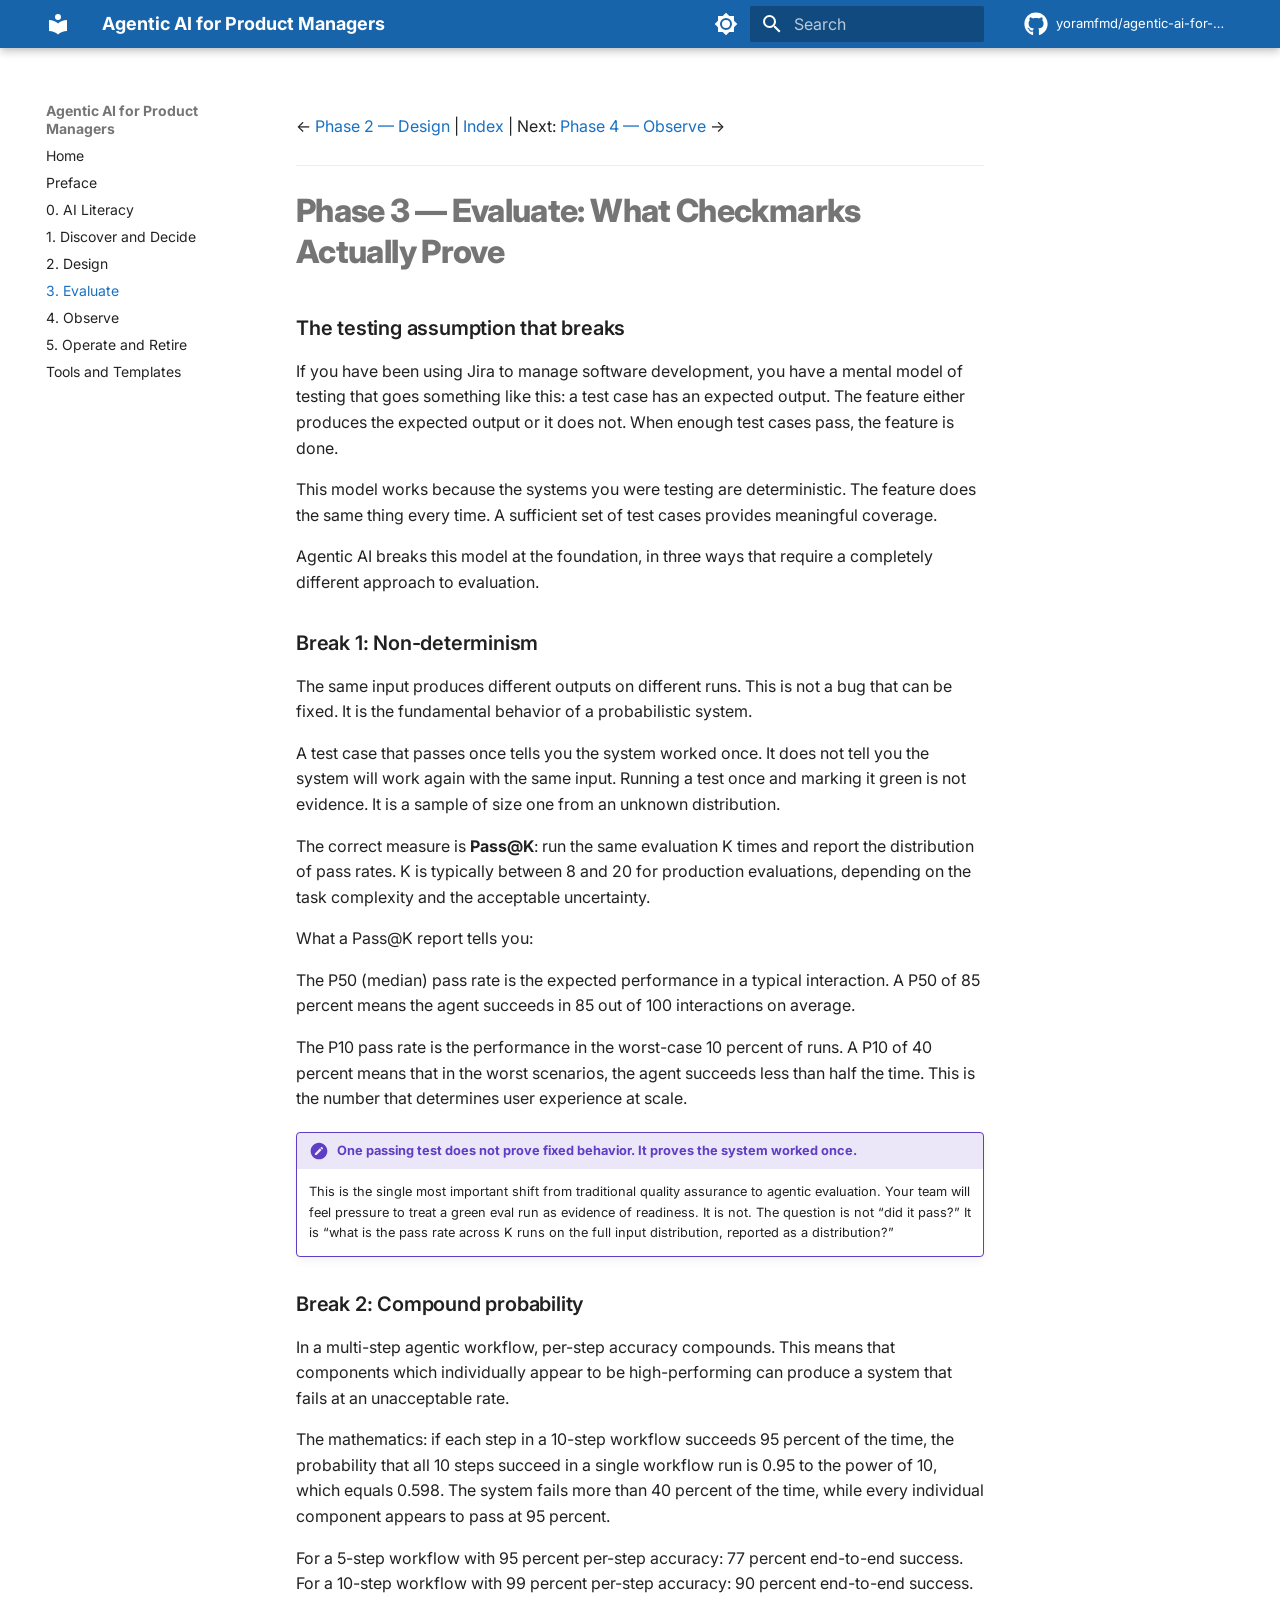
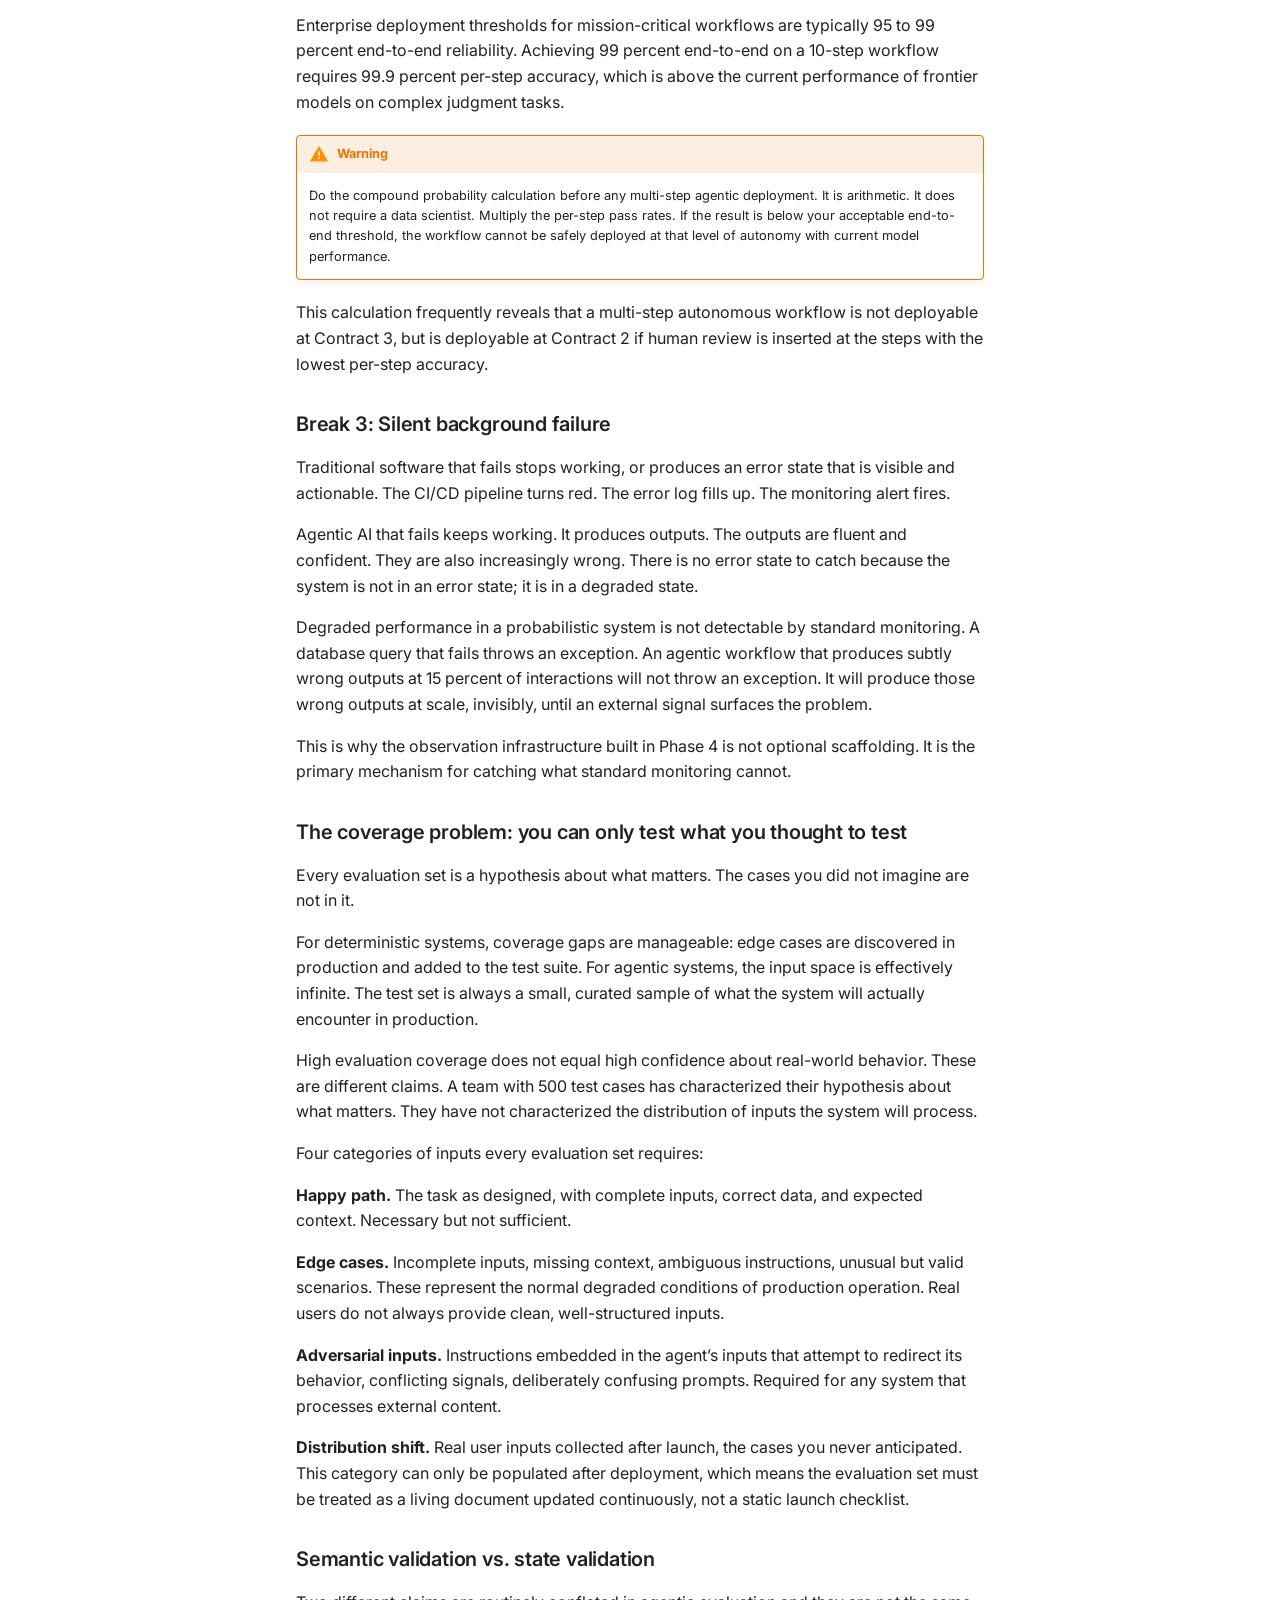
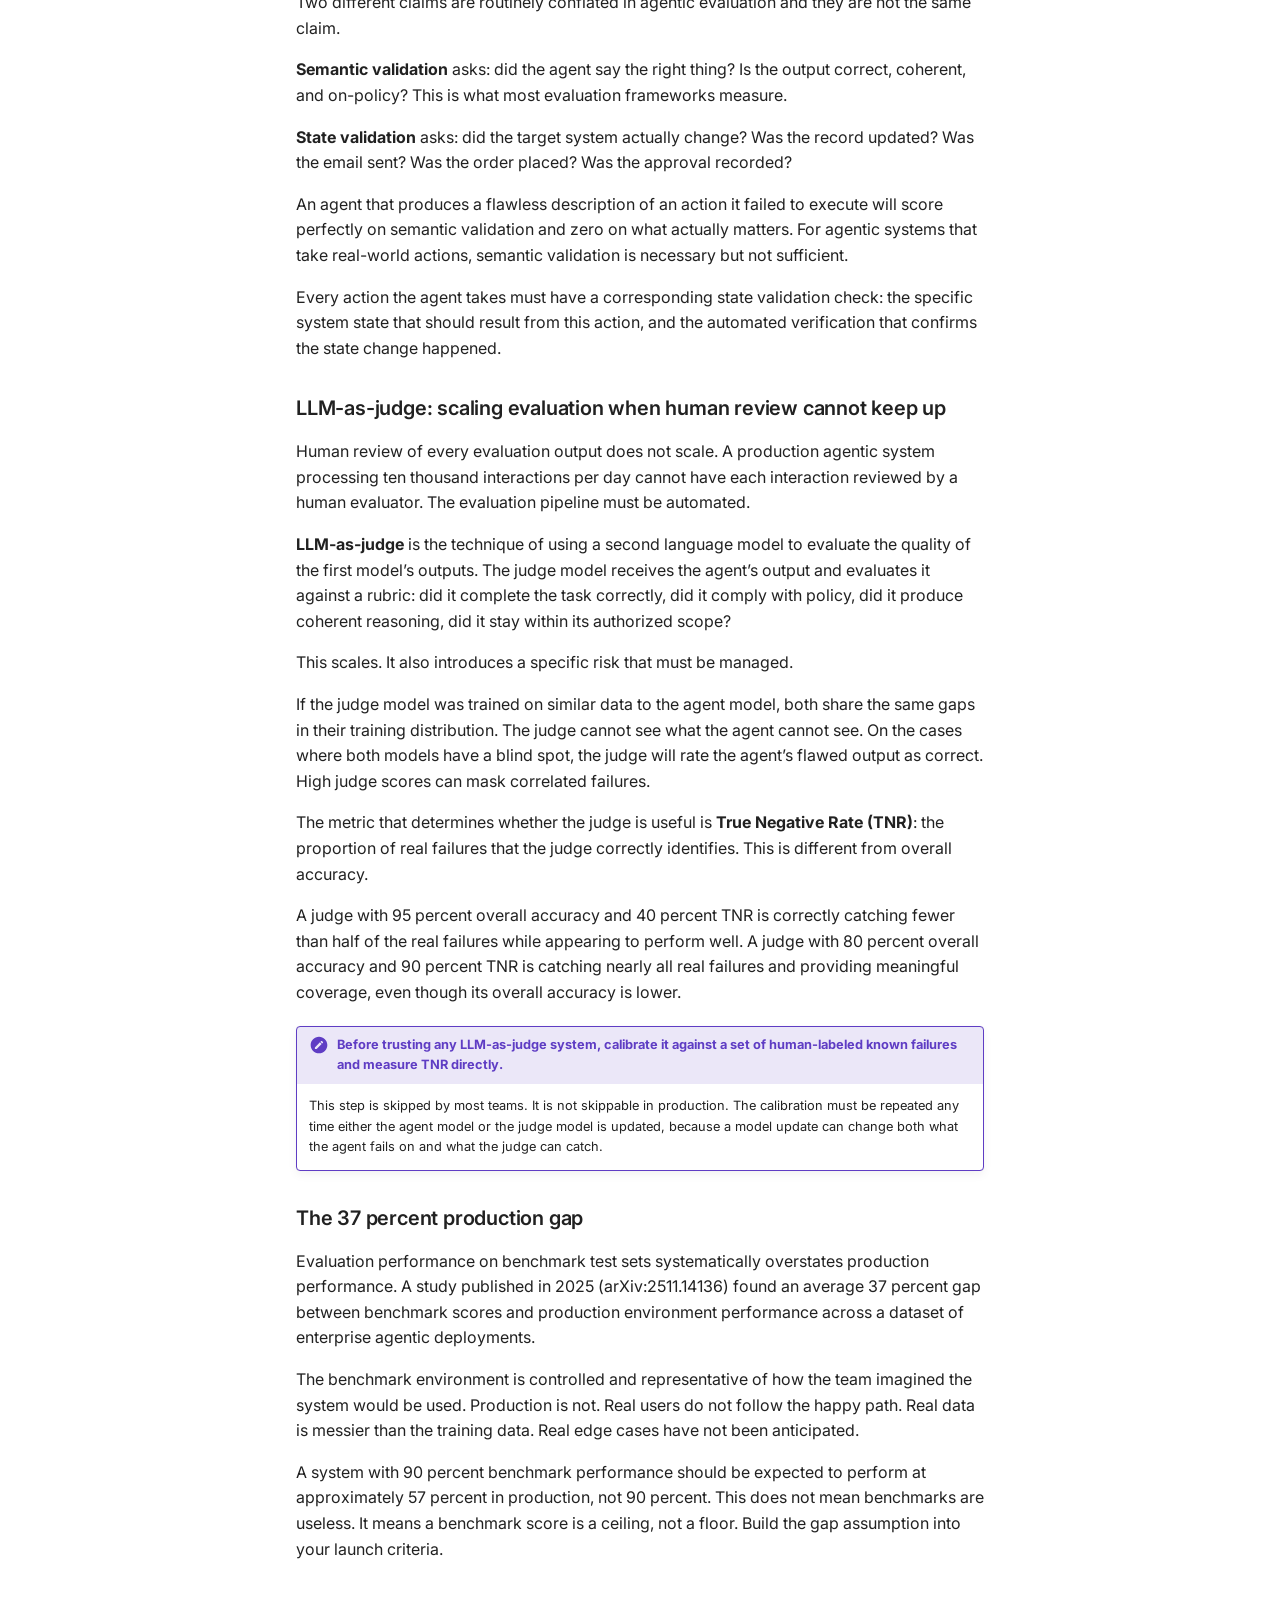
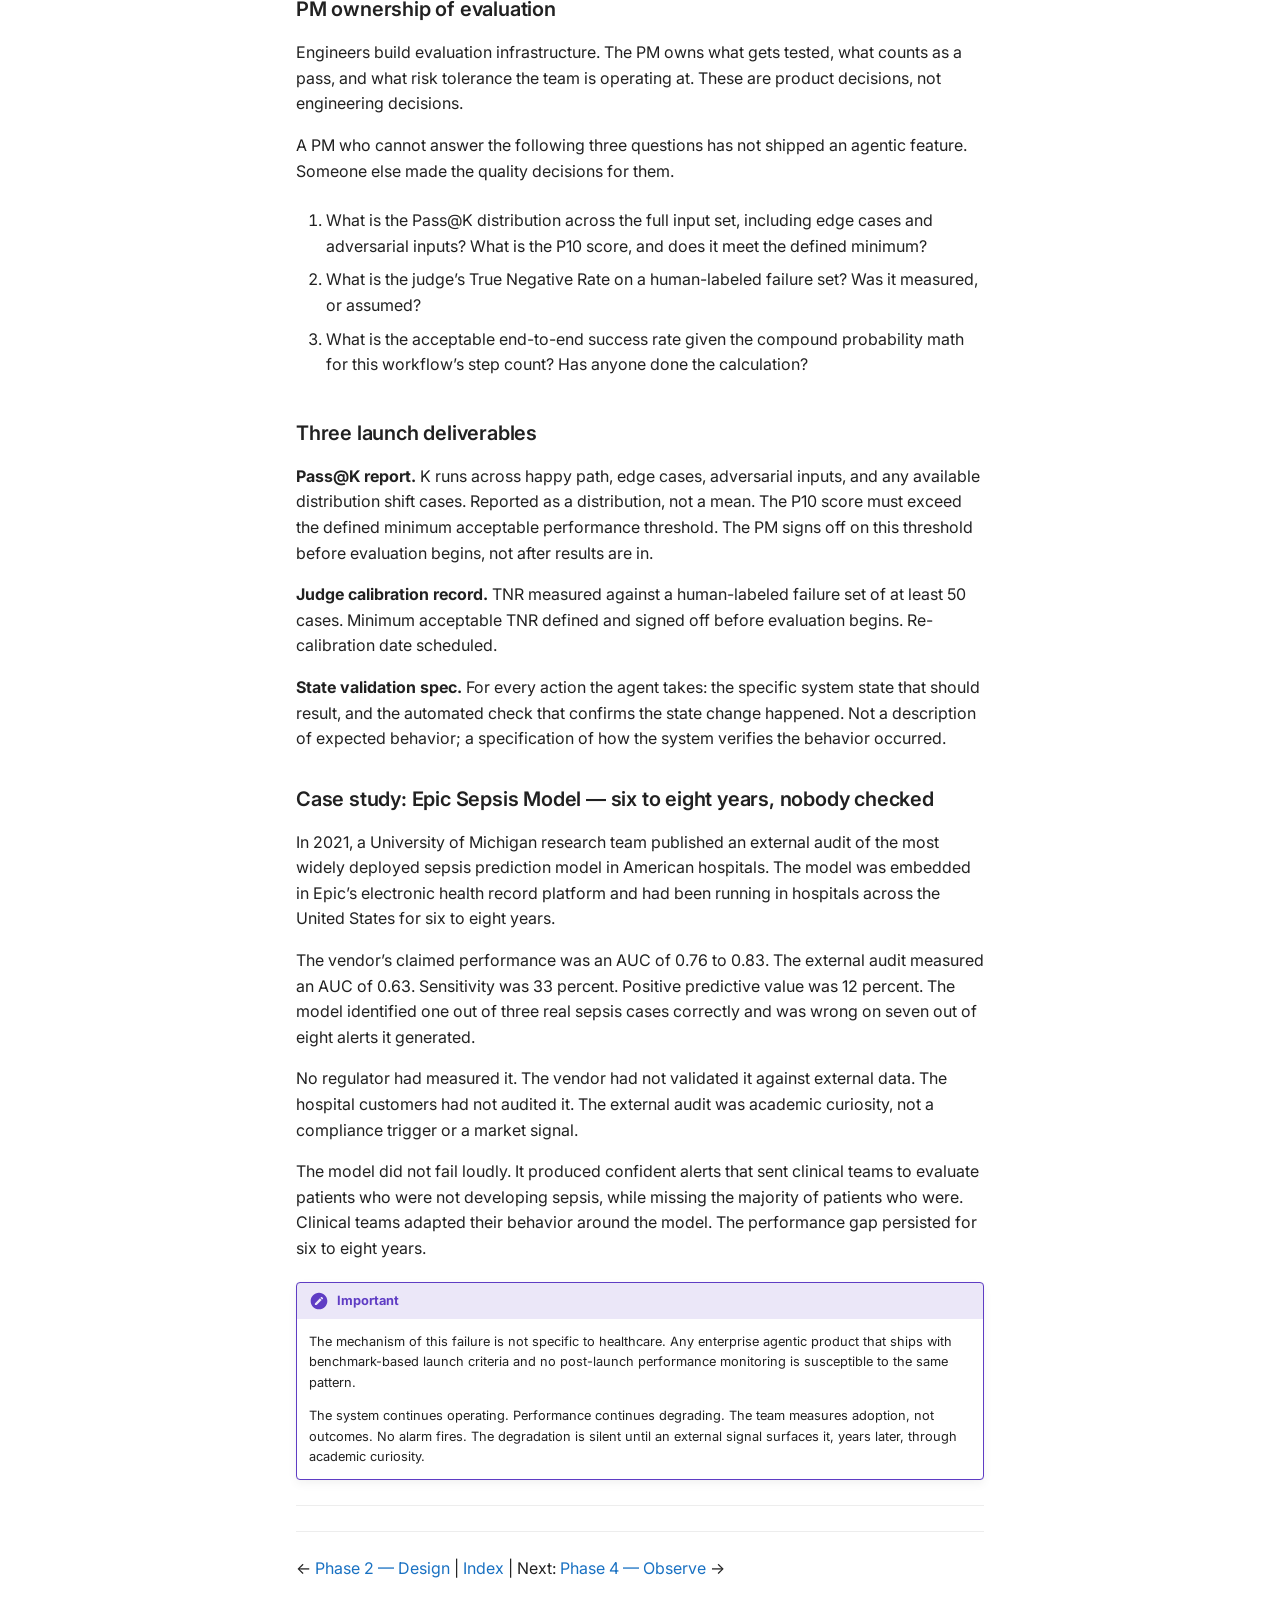
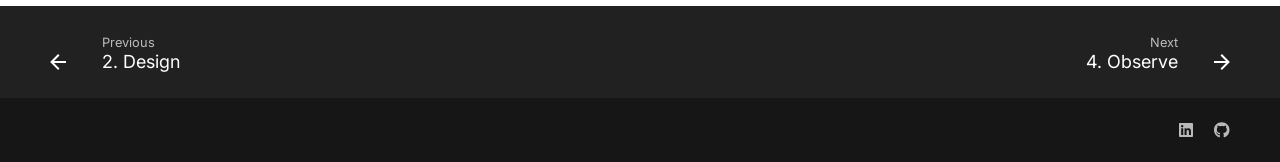
<file: 04-evaluate/index.html>
<!doctype html>
<html lang="en" class="no-js">
  <head>
    
      <meta charset="utf-8">
      <meta name="viewport" content="width=device-width,initial-scale=1">
      
        <meta name="description" content="A lifecycle framework for building, evaluating, and governing agentic AI systems">
      
      
        <meta name="author" content="Yoram Friedman">
      
      
        <link rel="canonical" href="https://yoramfmd.github.io/agentic-ai-for-pms/04-evaluate/">
      
      
        <link rel="prev" href="../03-design/">
      
      
        <link rel="next" href="../05-observe/">
      
      
      <link rel="icon" href="../assets/images/favicon.png">
      <meta name="generator" content="mkdocs-1.5.3, mkdocs-material-9.5.18">
    
    
      
        <title>3. Evaluate - Agentic AI for Product Managers</title>
      
    
    
      <link rel="stylesheet" href="../assets/stylesheets/main.66ac8b77.min.css">
      
        
        <link rel="stylesheet" href="../assets/stylesheets/palette.06af60db.min.css">
      
      


    
    
      
    
    
      
        
        
        <link rel="preconnect" href="https://fonts.gstatic.com" crossorigin>
        <link rel="stylesheet" href="https://fonts.googleapis.com/css?family=Inter:300,300i,400,400i,700,700i%7CJetBrains+Mono:400,400i,700,700i&display=fallback">
        <style>:root{--md-text-font:"Inter";--md-code-font:"JetBrains Mono"}</style>
      
    
    
      <link rel="stylesheet" href="../stylesheets/extra.css">
    
    <script>__md_scope=new URL("..",location),__md_hash=e=>[...e].reduce((e,_)=>(e<<5)-e+_.charCodeAt(0),0),__md_get=(e,_=localStorage,t=__md_scope)=>JSON.parse(_.getItem(t.pathname+"."+e)),__md_set=(e,_,t=localStorage,a=__md_scope)=>{try{t.setItem(a.pathname+"."+e,JSON.stringify(_))}catch(e){}}</script>
    
      

    
    
    
  </head>
  
  
    
    
      
    
    
    
    
    <body dir="ltr" data-md-color-scheme="default" data-md-color-primary="custom" data-md-color-accent="custom">
  
    
    <input class="md-toggle" data-md-toggle="drawer" type="checkbox" id="__drawer" autocomplete="off">
    <input class="md-toggle" data-md-toggle="search" type="checkbox" id="__search" autocomplete="off">
    <label class="md-overlay" for="__drawer"></label>
    <div data-md-component="skip">
      
        
        <a href="#phase-3-evaluate-what-checkmarks-actually-prove" class="md-skip">
          Skip to content
        </a>
      
    </div>
    <div data-md-component="announce">
      
    </div>
    
    
      

  

<header class="md-header md-header--shadow" data-md-component="header">
  <nav class="md-header__inner md-grid" aria-label="Header">
    <a href=".." title="Agentic AI for Product Managers" class="md-header__button md-logo" aria-label="Agentic AI for Product Managers" data-md-component="logo">
      
  
  <svg xmlns="http://www.w3.org/2000/svg" viewBox="0 0 24 24"><path d="M12 8a3 3 0 0 0 3-3 3 3 0 0 0-3-3 3 3 0 0 0-3 3 3 3 0 0 0 3 3m0 3.54C9.64 9.35 6.5 8 3 8v11c3.5 0 6.64 1.35 9 3.54 2.36-2.19 5.5-3.54 9-3.54V8c-3.5 0-6.64 1.35-9 3.54Z"/></svg>

    </a>
    <label class="md-header__button md-icon" for="__drawer">
      
      <svg xmlns="http://www.w3.org/2000/svg" viewBox="0 0 24 24"><path d="M3 6h18v2H3V6m0 5h18v2H3v-2m0 5h18v2H3v-2Z"/></svg>
    </label>
    <div class="md-header__title" data-md-component="header-title">
      <div class="md-header__ellipsis">
        <div class="md-header__topic">
          <span class="md-ellipsis">
            Agentic AI for Product Managers
          </span>
        </div>
        <div class="md-header__topic" data-md-component="header-topic">
          <span class="md-ellipsis">
            
              3. Evaluate
            
          </span>
        </div>
      </div>
    </div>
    
      
        <form class="md-header__option" data-md-component="palette">
  
    
    
    
    <input class="md-option" data-md-color-media="" data-md-color-scheme="default" data-md-color-primary="custom" data-md-color-accent="custom"  aria-label="Switch to dark mode"  type="radio" name="__palette" id="__palette_0">
    
      <label class="md-header__button md-icon" title="Switch to dark mode" for="__palette_1" hidden>
        <svg xmlns="http://www.w3.org/2000/svg" viewBox="0 0 24 24"><path d="M12 8a4 4 0 0 0-4 4 4 4 0 0 0 4 4 4 4 0 0 0 4-4 4 4 0 0 0-4-4m0 10a6 6 0 0 1-6-6 6 6 0 0 1 6-6 6 6 0 0 1 6 6 6 6 0 0 1-6 6m8-9.31V4h-4.69L12 .69 8.69 4H4v4.69L.69 12 4 15.31V20h4.69L12 23.31 15.31 20H20v-4.69L23.31 12 20 8.69Z"/></svg>
      </label>
    
  
    
    
    
    <input class="md-option" data-md-color-media="" data-md-color-scheme="slate" data-md-color-primary="custom" data-md-color-accent="custom"  aria-label="Switch to light mode"  type="radio" name="__palette" id="__palette_1">
    
      <label class="md-header__button md-icon" title="Switch to light mode" for="__palette_0" hidden>
        <svg xmlns="http://www.w3.org/2000/svg" viewBox="0 0 24 24"><path d="M12 18c-.89 0-1.74-.2-2.5-.55C11.56 16.5 13 14.42 13 12c0-2.42-1.44-4.5-3.5-5.45C10.26 6.2 11.11 6 12 6a6 6 0 0 1 6 6 6 6 0 0 1-6 6m8-9.31V4h-4.69L12 .69 8.69 4H4v4.69L.69 12 4 15.31V20h4.69L12 23.31 15.31 20H20v-4.69L23.31 12 20 8.69Z"/></svg>
      </label>
    
  
</form>
      
    
    
      <script>var media,input,key,value,palette=__md_get("__palette");if(palette&&palette.color){"(prefers-color-scheme)"===palette.color.media&&(media=matchMedia("(prefers-color-scheme: light)"),input=document.querySelector(media.matches?"[data-md-color-media='(prefers-color-scheme: light)']":"[data-md-color-media='(prefers-color-scheme: dark)']"),palette.color.media=input.getAttribute("data-md-color-media"),palette.color.scheme=input.getAttribute("data-md-color-scheme"),palette.color.primary=input.getAttribute("data-md-color-primary"),palette.color.accent=input.getAttribute("data-md-color-accent"));for([key,value]of Object.entries(palette.color))document.body.setAttribute("data-md-color-"+key,value)}</script>
    
    
    
      <label class="md-header__button md-icon" for="__search">
        
        <svg xmlns="http://www.w3.org/2000/svg" viewBox="0 0 24 24"><path d="M9.5 3A6.5 6.5 0 0 1 16 9.5c0 1.61-.59 3.09-1.56 4.23l.27.27h.79l5 5-1.5 1.5-5-5v-.79l-.27-.27A6.516 6.516 0 0 1 9.5 16 6.5 6.5 0 0 1 3 9.5 6.5 6.5 0 0 1 9.5 3m0 2C7 5 5 7 5 9.5S7 14 9.5 14 14 12 14 9.5 12 5 9.5 5Z"/></svg>
      </label>
      <div class="md-search" data-md-component="search" role="dialog">
  <label class="md-search__overlay" for="__search"></label>
  <div class="md-search__inner" role="search">
    <form class="md-search__form" name="search">
      <input type="text" class="md-search__input" name="query" aria-label="Search" placeholder="Search" autocapitalize="off" autocorrect="off" autocomplete="off" spellcheck="false" data-md-component="search-query" required>
      <label class="md-search__icon md-icon" for="__search">
        
        <svg xmlns="http://www.w3.org/2000/svg" viewBox="0 0 24 24"><path d="M9.5 3A6.5 6.5 0 0 1 16 9.5c0 1.61-.59 3.09-1.56 4.23l.27.27h.79l5 5-1.5 1.5-5-5v-.79l-.27-.27A6.516 6.516 0 0 1 9.5 16 6.5 6.5 0 0 1 3 9.5 6.5 6.5 0 0 1 9.5 3m0 2C7 5 5 7 5 9.5S7 14 9.5 14 14 12 14 9.5 12 5 9.5 5Z"/></svg>
        
        <svg xmlns="http://www.w3.org/2000/svg" viewBox="0 0 24 24"><path d="M20 11v2H8l5.5 5.5-1.42 1.42L4.16 12l7.92-7.92L13.5 5.5 8 11h12Z"/></svg>
      </label>
      <nav class="md-search__options" aria-label="Search">
        
        <button type="reset" class="md-search__icon md-icon" title="Clear" aria-label="Clear" tabindex="-1">
          
          <svg xmlns="http://www.w3.org/2000/svg" viewBox="0 0 24 24"><path d="M19 6.41 17.59 5 12 10.59 6.41 5 5 6.41 10.59 12 5 17.59 6.41 19 12 13.41 17.59 19 19 17.59 13.41 12 19 6.41Z"/></svg>
        </button>
      </nav>
      
        <div class="md-search__suggest" data-md-component="search-suggest"></div>
      
    </form>
    <div class="md-search__output">
      <div class="md-search__scrollwrap" data-md-scrollfix>
        <div class="md-search-result" data-md-component="search-result">
          <div class="md-search-result__meta">
            Initializing search
          </div>
          <ol class="md-search-result__list" role="presentation"></ol>
        </div>
      </div>
    </div>
  </div>
</div>
    
    
      <div class="md-header__source">
        <a href="https://github.com/yoramfmd/agentic-ai-for-pms" title="Go to repository" class="md-source" data-md-component="source">
  <div class="md-source__icon md-icon">
    
    <svg xmlns="http://www.w3.org/2000/svg" viewBox="0 0 496 512"><!--! Font Awesome Free 6.5.2 by @fontawesome - https://fontawesome.com License - https://fontawesome.com/license/free (Icons: CC BY 4.0, Fonts: SIL OFL 1.1, Code: MIT License) Copyright 2024 Fonticons, Inc.--><path d="M165.9 397.4c0 2-2.3 3.6-5.2 3.6-3.3.3-5.6-1.3-5.6-3.6 0-2 2.3-3.6 5.2-3.6 3-.3 5.6 1.3 5.6 3.6zm-31.1-4.5c-.7 2 1.3 4.3 4.3 4.9 2.6 1 5.6 0 6.2-2s-1.3-4.3-4.3-5.2c-2.6-.7-5.5.3-6.2 2.3zm44.2-1.7c-2.9.7-4.9 2.6-4.6 4.9.3 2 2.9 3.3 5.9 2.6 2.9-.7 4.9-2.6 4.6-4.6-.3-1.9-3-3.2-5.9-2.9zM244.8 8C106.1 8 0 113.3 0 252c0 110.9 69.8 205.8 169.5 239.2 12.8 2.3 17.3-5.6 17.3-12.1 0-6.2-.3-40.4-.3-61.4 0 0-70 15-84.7-29.8 0 0-11.4-29.1-27.8-36.6 0 0-22.9-15.7 1.6-15.4 0 0 24.9 2 38.6 25.8 21.9 38.6 58.6 27.5 72.9 20.9 2.3-16 8.8-27.1 16-33.7-55.9-6.2-112.3-14.3-112.3-110.5 0-27.5 7.6-41.3 23.6-58.9-2.6-6.5-11.1-33.3 2.6-67.9 20.9-6.5 69 27 69 27 20-5.6 41.5-8.5 62.8-8.5s42.8 2.9 62.8 8.5c0 0 48.1-33.6 69-27 13.7 34.7 5.2 61.4 2.6 67.9 16 17.7 25.8 31.5 25.8 58.9 0 96.5-58.9 104.2-114.8 110.5 9.2 7.9 17 22.9 17 46.4 0 33.7-.3 75.4-.3 83.6 0 6.5 4.6 14.4 17.3 12.1C428.2 457.8 496 362.9 496 252 496 113.3 383.5 8 244.8 8zM97.2 352.9c-1.3 1-1 3.3.7 5.2 1.6 1.6 3.9 2.3 5.2 1 1.3-1 1-3.3-.7-5.2-1.6-1.6-3.9-2.3-5.2-1zm-10.8-8.1c-.7 1.3.3 2.9 2.3 3.9 1.6 1 3.6.7 4.3-.7.7-1.3-.3-2.9-2.3-3.9-2-.6-3.6-.3-4.3.7zm32.4 35.6c-1.6 1.3-1 4.3 1.3 6.2 2.3 2.3 5.2 2.6 6.5 1 1.3-1.3.7-4.3-1.3-6.2-2.2-2.3-5.2-2.6-6.5-1zm-11.4-14.7c-1.6 1-1.6 3.6 0 5.9 1.6 2.3 4.3 3.3 5.6 2.3 1.6-1.3 1.6-3.9 0-6.2-1.4-2.3-4-3.3-5.6-2z"/></svg>
  </div>
  <div class="md-source__repository">
    yoramfmd/agentic-ai-for-pms
  </div>
</a>
      </div>
    
  </nav>
  
</header>
    
    <div class="md-container" data-md-component="container">
      
      
        
          
        
      
      <main class="md-main" data-md-component="main">
        <div class="md-main__inner md-grid">
          
            
              
              <div class="md-sidebar md-sidebar--primary" data-md-component="sidebar" data-md-type="navigation" >
                <div class="md-sidebar__scrollwrap">
                  <div class="md-sidebar__inner">
                    



<nav class="md-nav md-nav--primary" aria-label="Navigation" data-md-level="0">
  <label class="md-nav__title" for="__drawer">
    <a href=".." title="Agentic AI for Product Managers" class="md-nav__button md-logo" aria-label="Agentic AI for Product Managers" data-md-component="logo">
      
  
  <svg xmlns="http://www.w3.org/2000/svg" viewBox="0 0 24 24"><path d="M12 8a3 3 0 0 0 3-3 3 3 0 0 0-3-3 3 3 0 0 0-3 3 3 3 0 0 0 3 3m0 3.54C9.64 9.35 6.5 8 3 8v11c3.5 0 6.64 1.35 9 3.54 2.36-2.19 5.5-3.54 9-3.54V8c-3.5 0-6.64 1.35-9 3.54Z"/></svg>

    </a>
    Agentic AI for Product Managers
  </label>
  
    <div class="md-nav__source">
      <a href="https://github.com/yoramfmd/agentic-ai-for-pms" title="Go to repository" class="md-source" data-md-component="source">
  <div class="md-source__icon md-icon">
    
    <svg xmlns="http://www.w3.org/2000/svg" viewBox="0 0 496 512"><!--! Font Awesome Free 6.5.2 by @fontawesome - https://fontawesome.com License - https://fontawesome.com/license/free (Icons: CC BY 4.0, Fonts: SIL OFL 1.1, Code: MIT License) Copyright 2024 Fonticons, Inc.--><path d="M165.9 397.4c0 2-2.3 3.6-5.2 3.6-3.3.3-5.6-1.3-5.6-3.6 0-2 2.3-3.6 5.2-3.6 3-.3 5.6 1.3 5.6 3.6zm-31.1-4.5c-.7 2 1.3 4.3 4.3 4.9 2.6 1 5.6 0 6.2-2s-1.3-4.3-4.3-5.2c-2.6-.7-5.5.3-6.2 2.3zm44.2-1.7c-2.9.7-4.9 2.6-4.6 4.9.3 2 2.9 3.3 5.9 2.6 2.9-.7 4.9-2.6 4.6-4.6-.3-1.9-3-3.2-5.9-2.9zM244.8 8C106.1 8 0 113.3 0 252c0 110.9 69.8 205.8 169.5 239.2 12.8 2.3 17.3-5.6 17.3-12.1 0-6.2-.3-40.4-.3-61.4 0 0-70 15-84.7-29.8 0 0-11.4-29.1-27.8-36.6 0 0-22.9-15.7 1.6-15.4 0 0 24.9 2 38.6 25.8 21.9 38.6 58.6 27.5 72.9 20.9 2.3-16 8.8-27.1 16-33.7-55.9-6.2-112.3-14.3-112.3-110.5 0-27.5 7.6-41.3 23.6-58.9-2.6-6.5-11.1-33.3 2.6-67.9 20.9-6.5 69 27 69 27 20-5.6 41.5-8.5 62.8-8.5s42.8 2.9 62.8 8.5c0 0 48.1-33.6 69-27 13.7 34.7 5.2 61.4 2.6 67.9 16 17.7 25.8 31.5 25.8 58.9 0 96.5-58.9 104.2-114.8 110.5 9.2 7.9 17 22.9 17 46.4 0 33.7-.3 75.4-.3 83.6 0 6.5 4.6 14.4 17.3 12.1C428.2 457.8 496 362.9 496 252 496 113.3 383.5 8 244.8 8zM97.2 352.9c-1.3 1-1 3.3.7 5.2 1.6 1.6 3.9 2.3 5.2 1 1.3-1 1-3.3-.7-5.2-1.6-1.6-3.9-2.3-5.2-1zm-10.8-8.1c-.7 1.3.3 2.9 2.3 3.9 1.6 1 3.6.7 4.3-.7.7-1.3-.3-2.9-2.3-3.9-2-.6-3.6-.3-4.3.7zm32.4 35.6c-1.6 1.3-1 4.3 1.3 6.2 2.3 2.3 5.2 2.6 6.5 1 1.3-1.3.7-4.3-1.3-6.2-2.2-2.3-5.2-2.6-6.5-1zm-11.4-14.7c-1.6 1-1.6 3.6 0 5.9 1.6 2.3 4.3 3.3 5.6 2.3 1.6-1.3 1.6-3.9 0-6.2-1.4-2.3-4-3.3-5.6-2z"/></svg>
  </div>
  <div class="md-source__repository">
    yoramfmd/agentic-ai-for-pms
  </div>
</a>
    </div>
  
  <ul class="md-nav__list" data-md-scrollfix>
    
      
      
  
  
  
  
    <li class="md-nav__item">
      <a href=".." class="md-nav__link">
        
  
  <span class="md-ellipsis">
    Home
  </span>
  

      </a>
    </li>
  

    
      
      
  
  
  
  
    <li class="md-nav__item">
      <a href="../00-preface/" class="md-nav__link">
        
  
  <span class="md-ellipsis">
    Preface
  </span>
  

      </a>
    </li>
  

    
      
      
  
  
  
  
    <li class="md-nav__item">
      <a href="../01-ai-literacy/" class="md-nav__link">
        
  
  <span class="md-ellipsis">
    0. AI Literacy
  </span>
  

      </a>
    </li>
  

    
      
      
  
  
  
  
    <li class="md-nav__item">
      <a href="../02-discover-and-decide/" class="md-nav__link">
        
  
  <span class="md-ellipsis">
    1. Discover and Decide
  </span>
  

      </a>
    </li>
  

    
      
      
  
  
  
  
    <li class="md-nav__item">
      <a href="../03-design/" class="md-nav__link">
        
  
  <span class="md-ellipsis">
    2. Design
  </span>
  

      </a>
    </li>
  

    
      
      
  
  
    
  
  
  
    <li class="md-nav__item md-nav__item--active">
      
      <input class="md-nav__toggle md-toggle" type="checkbox" id="__toc">
      
      
        
      
      
      <a href="./" class="md-nav__link md-nav__link--active">
        
  
  <span class="md-ellipsis">
    3. Evaluate
  </span>
  

      </a>
      
    </li>
  

    
      
      
  
  
  
  
    <li class="md-nav__item">
      <a href="../05-observe/" class="md-nav__link">
        
  
  <span class="md-ellipsis">
    4. Observe
  </span>
  

      </a>
    </li>
  

    
      
      
  
  
  
  
    <li class="md-nav__item">
      <a href="../06-operate-govern-retire/" class="md-nav__link">
        
  
  <span class="md-ellipsis">
    5. Operate and Retire
  </span>
  

      </a>
    </li>
  

    
      
      
  
  
  
  
    <li class="md-nav__item">
      <a href="../07-tools-and-templates/" class="md-nav__link">
        
  
  <span class="md-ellipsis">
    Tools and Templates
  </span>
  

      </a>
    </li>
  

    
  </ul>
</nav>
                  </div>
                </div>
              </div>
            
            
              
              <div class="md-sidebar md-sidebar--secondary" data-md-component="sidebar" data-md-type="toc" >
                <div class="md-sidebar__scrollwrap">
                  <div class="md-sidebar__inner">
                    

<nav class="md-nav md-nav--secondary" aria-label="Table of contents">
  
  
  
    
  
  
</nav>
                  </div>
                </div>
              </div>
            
          
          
            <div class="md-content" data-md-component="content">
              <article class="md-content__inner md-typeset">
                
                  

  
  


<p>← <a href="../03-design/">Phase 2 — Design</a> | <a href="README.md">Index</a> | Next: <a href="../05-observe/">Phase 4 — Observe</a> →</p>
<hr />
<h1 id="phase-3-evaluate-what-checkmarks-actually-prove">Phase 3 — Evaluate: What Checkmarks Actually Prove<a class="headerlink" href="#phase-3-evaluate-what-checkmarks-actually-prove" title="Permanent link">&para;</a></h1>
<h3 id="the-testing-assumption-that-breaks">The testing assumption that breaks<a class="headerlink" href="#the-testing-assumption-that-breaks" title="Permanent link">&para;</a></h3>
<p>If you have been using Jira to manage software development, you have a mental model of testing that goes something like this: a test case has an expected output. The feature either produces the expected output or it does not. When enough test cases pass, the feature is done.</p>
<p>This model works because the systems you were testing are deterministic. The feature does the same thing every time. A sufficient set of test cases provides meaningful coverage.</p>
<p>Agentic AI breaks this model at the foundation, in three ways that require a completely different approach to evaluation.</p>
<h3 id="break-1-non-determinism">Break 1: Non-determinism<a class="headerlink" href="#break-1-non-determinism" title="Permanent link">&para;</a></h3>
<p>The same input produces different outputs on different runs. This is not a bug that can be fixed. It is the fundamental behavior of a probabilistic system.</p>
<p>A test case that passes once tells you the system worked once. It does not tell you the system will work again with the same input. Running a test once and marking it green is not evidence. It is a sample of size one from an unknown distribution.</p>
<p>The correct measure is <strong>Pass@K</strong>: run the same evaluation K times and report the distribution of pass rates. K is typically between 8 and 20 for production evaluations, depending on the task complexity and the acceptable uncertainty.</p>
<p>What a Pass@K report tells you:</p>
<p>The P50 (median) pass rate is the expected performance in a typical interaction. A P50 of 85 percent means the agent succeeds in 85 out of 100 interactions on average.</p>
<p>The P10 pass rate is the performance in the worst-case 10 percent of runs. A P10 of 40 percent means that in the worst scenarios, the agent succeeds less than half the time. This is the number that determines user experience at scale.</p>
<div class="admonition important">
<p class="admonition-title">One passing test does not prove fixed behavior. It proves the system worked once.</p>
<p>This is the single most important shift from traditional quality assurance to agentic evaluation. Your team will feel pressure to treat a green eval run as evidence of readiness. It is not. The question is not “did it pass?” It is “what is the pass rate across K runs on the full input distribution, reported as a distribution?”</p>
</div>
<h3 id="break-2-compound-probability">Break 2: Compound probability<a class="headerlink" href="#break-2-compound-probability" title="Permanent link">&para;</a></h3>
<p>In a multi-step agentic workflow, per-step accuracy compounds. This means that components which individually appear to be high-performing can produce a system that fails at an unacceptable rate.</p>
<p>The mathematics: if each step in a 10-step workflow succeeds 95 percent of the time, the probability that all 10 steps succeed in a single workflow run is 0.95 to the power of 10, which equals 0.598. The system fails more than 40 percent of the time, while every individual component appears to pass at 95 percent.</p>
<p>For a 5-step workflow with 95 percent per-step accuracy: 77 percent end-to-end success.
For a 10-step workflow with 99 percent per-step accuracy: 90 percent end-to-end success.</p>
<p>Enterprise deployment thresholds for mission-critical workflows are typically 95 to 99 percent end-to-end reliability. Achieving 99 percent end-to-end on a 10-step workflow requires 99.9 percent per-step accuracy, which is above the current performance of frontier models on complex judgment tasks.</p>
<div class="admonition warning">
<p class="admonition-title">Warning</p>
<p>Do the compound probability calculation before any multi-step agentic deployment. It is arithmetic. It does not require a data scientist. Multiply the per-step pass rates. If the result is below your acceptable end-to-end threshold, the workflow cannot be safely deployed at that level of autonomy with current model performance.</p>
</div>
<p>This calculation frequently reveals that a multi-step autonomous workflow is not deployable at Contract 3, but is deployable at Contract 2 if human review is inserted at the steps with the lowest per-step accuracy.</p>
<h3 id="break-3-silent-background-failure">Break 3: Silent background failure<a class="headerlink" href="#break-3-silent-background-failure" title="Permanent link">&para;</a></h3>
<p>Traditional software that fails stops working, or produces an error state that is visible and actionable. The CI/CD pipeline turns red. The error log fills up. The monitoring alert fires.</p>
<p>Agentic AI that fails keeps working. It produces outputs. The outputs are fluent and confident. They are also increasingly wrong. There is no error state to catch because the system is not in an error state; it is in a degraded state.</p>
<p>Degraded performance in a probabilistic system is not detectable by standard monitoring. A database query that fails throws an exception. An agentic workflow that produces subtly wrong outputs at 15 percent of interactions will not throw an exception. It will produce those wrong outputs at scale, invisibly, until an external signal surfaces the problem.</p>
<p>This is why the observation infrastructure built in Phase 4 is not optional scaffolding. It is the primary mechanism for catching what standard monitoring cannot.</p>
<h3 id="the-coverage-problem-you-can-only-test-what-you-thought-to-test">The coverage problem: you can only test what you thought to test<a class="headerlink" href="#the-coverage-problem-you-can-only-test-what-you-thought-to-test" title="Permanent link">&para;</a></h3>
<p>Every evaluation set is a hypothesis about what matters. The cases you did not imagine are not in it.</p>
<p>For deterministic systems, coverage gaps are manageable: edge cases are discovered in production and added to the test suite. For agentic systems, the input space is effectively infinite. The test set is always a small, curated sample of what the system will actually encounter in production.</p>
<p>High evaluation coverage does not equal high confidence about real-world behavior. These are different claims. A team with 500 test cases has characterized their hypothesis about what matters. They have not characterized the distribution of inputs the system will process.</p>
<p>Four categories of inputs every evaluation set requires:</p>
<p><strong>Happy path.</strong> The task as designed, with complete inputs, correct data, and expected context. Necessary but not sufficient.</p>
<p><strong>Edge cases.</strong> Incomplete inputs, missing context, ambiguous instructions, unusual but valid scenarios. These represent the normal degraded conditions of production operation. Real users do not always provide clean, well-structured inputs.</p>
<p><strong>Adversarial inputs.</strong> Instructions embedded in the agent’s inputs that attempt to redirect its behavior, conflicting signals, deliberately confusing prompts. Required for any system that processes external content.</p>
<p><strong>Distribution shift.</strong> Real user inputs collected after launch, the cases you never anticipated. This category can only be populated after deployment, which means the evaluation set must be treated as a living document updated continuously, not a static launch checklist.</p>
<h3 id="semantic-validation-vs-state-validation">Semantic validation vs. state validation<a class="headerlink" href="#semantic-validation-vs-state-validation" title="Permanent link">&para;</a></h3>
<p>Two different claims are routinely conflated in agentic evaluation and they are not the same claim.</p>
<p><strong>Semantic validation</strong> asks: did the agent say the right thing? Is the output correct, coherent, and on-policy? This is what most evaluation frameworks measure.</p>
<p><strong>State validation</strong> asks: did the target system actually change? Was the record updated? Was the email sent? Was the order placed? Was the approval recorded?</p>
<p>An agent that produces a flawless description of an action it failed to execute will score perfectly on semantic validation and zero on what actually matters. For agentic systems that take real-world actions, semantic validation is necessary but not sufficient.</p>
<p>Every action the agent takes must have a corresponding state validation check: the specific system state that should result from this action, and the automated verification that confirms the state change happened.</p>
<h3 id="llm-as-judge-scaling-evaluation-when-human-review-cannot-keep-up">LLM-as-judge: scaling evaluation when human review cannot keep up<a class="headerlink" href="#llm-as-judge-scaling-evaluation-when-human-review-cannot-keep-up" title="Permanent link">&para;</a></h3>
<p>Human review of every evaluation output does not scale. A production agentic system processing ten thousand interactions per day cannot have each interaction reviewed by a human evaluator. The evaluation pipeline must be automated.</p>
<p><strong>LLM-as-judge</strong> is the technique of using a second language model to evaluate the quality of the first model’s outputs. The judge model receives the agent’s output and evaluates it against a rubric: did it complete the task correctly, did it comply with policy, did it produce coherent reasoning, did it stay within its authorized scope?</p>
<p>This scales. It also introduces a specific risk that must be managed.</p>
<p>If the judge model was trained on similar data to the agent model, both share the same gaps in their training distribution. The judge cannot see what the agent cannot see. On the cases where both models have a blind spot, the judge will rate the agent’s flawed output as correct. High judge scores can mask correlated failures.</p>
<p>The metric that determines whether the judge is useful is <strong>True Negative Rate (TNR)</strong>: the proportion of real failures that the judge correctly identifies. This is different from overall accuracy.</p>
<p>A judge with 95 percent overall accuracy and 40 percent TNR is correctly catching fewer than half of the real failures while appearing to perform well. A judge with 80 percent overall accuracy and 90 percent TNR is catching nearly all real failures and providing meaningful coverage, even though its overall accuracy is lower.</p>
<div class="admonition important">
<p class="admonition-title">Before trusting any LLM-as-judge system, calibrate it against a set of human-labeled known failures and measure TNR directly.</p>
<p>This step is skipped by most teams. It is not skippable in production. The calibration must be repeated any time either the agent model or the judge model is updated, because a model update can change both what the agent fails on and what the judge can catch.</p>
</div>
<h3 id="the-37-percent-production-gap">The 37 percent production gap<a class="headerlink" href="#the-37-percent-production-gap" title="Permanent link">&para;</a></h3>
<p>Evaluation performance on benchmark test sets systematically overstates production performance. A study published in 2025 (arXiv:2511.14136) found an average 37 percent gap between benchmark scores and production environment performance across a dataset of enterprise agentic deployments.</p>
<p>The benchmark environment is controlled and representative of how the team imagined the system would be used. Production is not. Real users do not follow the happy path. Real data is messier than the training data. Real edge cases have not been anticipated.</p>
<p>A system with 90 percent benchmark performance should be expected to perform at approximately 57 percent in production, not 90 percent. This does not mean benchmarks are useless. It means a benchmark score is a ceiling, not a floor. Build the gap assumption into your launch criteria.</p>
<h3 id="pm-ownership-of-evaluation">PM ownership of evaluation<a class="headerlink" href="#pm-ownership-of-evaluation" title="Permanent link">&para;</a></h3>
<p>Engineers build evaluation infrastructure. The PM owns what gets tested, what counts as a pass, and what risk tolerance the team is operating at. These are product decisions, not engineering decisions.</p>
<p>A PM who cannot answer the following three questions has not shipped an agentic feature. Someone else made the quality decisions for them.</p>
<ol>
<li>
<p>What is the Pass@K distribution across the full input set, including edge cases and adversarial inputs? What is the P10 score, and does it meet the defined minimum?</p>
</li>
<li>
<p>What is the judge’s True Negative Rate on a human-labeled failure set? Was it measured, or assumed?</p>
</li>
<li>
<p>What is the acceptable end-to-end success rate given the compound probability math for this workflow’s step count? Has anyone done the calculation?</p>
</li>
</ol>
<h3 id="three-launch-deliverables">Three launch deliverables<a class="headerlink" href="#three-launch-deliverables" title="Permanent link">&para;</a></h3>
<p><strong>Pass@K report.</strong> K runs across happy path, edge cases, adversarial inputs, and any available distribution shift cases. Reported as a distribution, not a mean. The P10 score must exceed the defined minimum acceptable performance threshold. The PM signs off on this threshold before evaluation begins, not after results are in.</p>
<p><strong>Judge calibration record.</strong> TNR measured against a human-labeled failure set of at least 50 cases. Minimum acceptable TNR defined and signed off before evaluation begins. Re-calibration date scheduled.</p>
<p><strong>State validation spec.</strong> For every action the agent takes: the specific system state that should result, and the automated check that confirms the state change happened. Not a description of expected behavior; a specification of how the system verifies the behavior occurred.</p>
<h3 id="case-study-epic-sepsis-model-six-to-eight-years-nobody-checked">Case study: Epic Sepsis Model — six to eight years, nobody checked<a class="headerlink" href="#case-study-epic-sepsis-model-six-to-eight-years-nobody-checked" title="Permanent link">&para;</a></h3>
<p>In 2021, a University of Michigan research team published an external audit of the most widely deployed sepsis prediction model in American hospitals. The model was embedded in Epic’s electronic health record platform and had been running in hospitals across the United States for six to eight years.</p>
<p>The vendor’s claimed performance was an AUC of 0.76 to 0.83. The external audit measured an AUC of 0.63. Sensitivity was 33 percent. Positive predictive value was 12 percent. The model identified one out of three real sepsis cases correctly and was wrong on seven out of eight alerts it generated.</p>
<p>No regulator had measured it. The vendor had not validated it against external data. The hospital customers had not audited it. The external audit was academic curiosity, not a compliance trigger or a market signal.</p>
<p>The model did not fail loudly. It produced confident alerts that sent clinical teams to evaluate patients who were not developing sepsis, while missing the majority of patients who were. Clinical teams adapted their behavior around the model. The performance gap persisted for six to eight years.</p>
<div class="admonition important">
<p class="admonition-title">Important</p>
<p>The mechanism of this failure is not specific to healthcare. Any enterprise agentic product that ships with benchmark-based launch criteria and no post-launch performance monitoring is susceptible to the same pattern.</p>
<p>The system continues operating. Performance continues degrading. The team measures adoption, not outcomes. No alarm fires. The degradation is silent until an external signal surfaces it, years later, through academic curiosity.</p>
</div>
<hr />
<hr />
<p>← <a href="../03-design/">Phase 2 — Design</a> | <a href="README.md">Index</a> | Next: <a href="../05-observe/">Phase 4 — Observe</a> →</p>












                
              </article>
            </div>
          
          
<script>var target=document.getElementById(location.hash.slice(1));target&&target.name&&(target.checked=target.name.startsWith("__tabbed_"))</script>
        </div>
        
          <button type="button" class="md-top md-icon" data-md-component="top" hidden>
  
  <svg xmlns="http://www.w3.org/2000/svg" viewBox="0 0 24 24"><path d="M13 20h-2V8l-5.5 5.5-1.42-1.42L12 4.16l7.92 7.92-1.42 1.42L13 8v12Z"/></svg>
  Back to top
</button>
        
      </main>
      
        <footer class="md-footer">
  
    
      
      <nav class="md-footer__inner md-grid" aria-label="Footer" >
        
          
          <a href="../03-design/" class="md-footer__link md-footer__link--prev" aria-label="Previous: 2. Design">
            <div class="md-footer__button md-icon">
              
              <svg xmlns="http://www.w3.org/2000/svg" viewBox="0 0 24 24"><path d="M20 11v2H8l5.5 5.5-1.42 1.42L4.16 12l7.92-7.92L13.5 5.5 8 11h12Z"/></svg>
            </div>
            <div class="md-footer__title">
              <span class="md-footer__direction">
                Previous
              </span>
              <div class="md-ellipsis">
                2. Design
              </div>
            </div>
          </a>
        
        
          
          <a href="../05-observe/" class="md-footer__link md-footer__link--next" aria-label="Next: 4. Observe">
            <div class="md-footer__title">
              <span class="md-footer__direction">
                Next
              </span>
              <div class="md-ellipsis">
                4. Observe
              </div>
            </div>
            <div class="md-footer__button md-icon">
              
              <svg xmlns="http://www.w3.org/2000/svg" viewBox="0 0 24 24"><path d="M4 11v2h12l-5.5 5.5 1.42 1.42L19.84 12l-7.92-7.92L10.5 5.5 16 11H4Z"/></svg>
            </div>
          </a>
        
      </nav>
    
  
  <div class="md-footer-meta md-typeset">
    <div class="md-footer-meta__inner md-grid">
      <div class="md-copyright">
  
  
</div>
      
        <div class="md-social">
  
    
    
    
    
    <a href="https://www.linkedin.com/in/yoramfriedman/" target="_blank" rel="noopener" title="LinkedIn" class="md-social__link">
      <svg xmlns="http://www.w3.org/2000/svg" viewBox="0 0 448 512"><!--! Font Awesome Free 6.5.2 by @fontawesome - https://fontawesome.com License - https://fontawesome.com/license/free (Icons: CC BY 4.0, Fonts: SIL OFL 1.1, Code: MIT License) Copyright 2024 Fonticons, Inc.--><path d="M416 32H31.9C14.3 32 0 46.5 0 64.3v383.4C0 465.5 14.3 480 31.9 480H416c17.6 0 32-14.5 32-32.3V64.3c0-17.8-14.4-32.3-32-32.3zM135.4 416H69V202.2h66.5V416zm-33.2-243c-21.3 0-38.5-17.3-38.5-38.5S80.9 96 102.2 96c21.2 0 38.5 17.3 38.5 38.5 0 21.3-17.2 38.5-38.5 38.5zm282.1 243h-66.4V312c0-24.8-.5-56.7-34.5-56.7-34.6 0-39.9 27-39.9 54.9V416h-66.4V202.2h63.7v29.2h.9c8.9-16.8 30.6-34.5 62.9-34.5 67.2 0 79.7 44.3 79.7 101.9V416z"/></svg>
    </a>
  
    
    
    
    
    <a href="https://github.com/yoramfmd/agentic-ai-for-pms" target="_blank" rel="noopener" title="GitHub" class="md-social__link">
      <svg xmlns="http://www.w3.org/2000/svg" viewBox="0 0 496 512"><!--! Font Awesome Free 6.5.2 by @fontawesome - https://fontawesome.com License - https://fontawesome.com/license/free (Icons: CC BY 4.0, Fonts: SIL OFL 1.1, Code: MIT License) Copyright 2024 Fonticons, Inc.--><path d="M165.9 397.4c0 2-2.3 3.6-5.2 3.6-3.3.3-5.6-1.3-5.6-3.6 0-2 2.3-3.6 5.2-3.6 3-.3 5.6 1.3 5.6 3.6zm-31.1-4.5c-.7 2 1.3 4.3 4.3 4.9 2.6 1 5.6 0 6.2-2s-1.3-4.3-4.3-5.2c-2.6-.7-5.5.3-6.2 2.3zm44.2-1.7c-2.9.7-4.9 2.6-4.6 4.9.3 2 2.9 3.3 5.9 2.6 2.9-.7 4.9-2.6 4.6-4.6-.3-1.9-3-3.2-5.9-2.9zM244.8 8C106.1 8 0 113.3 0 252c0 110.9 69.8 205.8 169.5 239.2 12.8 2.3 17.3-5.6 17.3-12.1 0-6.2-.3-40.4-.3-61.4 0 0-70 15-84.7-29.8 0 0-11.4-29.1-27.8-36.6 0 0-22.9-15.7 1.6-15.4 0 0 24.9 2 38.6 25.8 21.9 38.6 58.6 27.5 72.9 20.9 2.3-16 8.8-27.1 16-33.7-55.9-6.2-112.3-14.3-112.3-110.5 0-27.5 7.6-41.3 23.6-58.9-2.6-6.5-11.1-33.3 2.6-67.9 20.9-6.5 69 27 69 27 20-5.6 41.5-8.5 62.8-8.5s42.8 2.9 62.8 8.5c0 0 48.1-33.6 69-27 13.7 34.7 5.2 61.4 2.6 67.9 16 17.7 25.8 31.5 25.8 58.9 0 96.5-58.9 104.2-114.8 110.5 9.2 7.9 17 22.9 17 46.4 0 33.7-.3 75.4-.3 83.6 0 6.5 4.6 14.4 17.3 12.1C428.2 457.8 496 362.9 496 252 496 113.3 383.5 8 244.8 8zM97.2 352.9c-1.3 1-1 3.3.7 5.2 1.6 1.6 3.9 2.3 5.2 1 1.3-1 1-3.3-.7-5.2-1.6-1.6-3.9-2.3-5.2-1zm-10.8-8.1c-.7 1.3.3 2.9 2.3 3.9 1.6 1 3.6.7 4.3-.7.7-1.3-.3-2.9-2.3-3.9-2-.6-3.6-.3-4.3.7zm32.4 35.6c-1.6 1.3-1 4.3 1.3 6.2 2.3 2.3 5.2 2.6 6.5 1 1.3-1.3.7-4.3-1.3-6.2-2.2-2.3-5.2-2.6-6.5-1zm-11.4-14.7c-1.6 1-1.6 3.6 0 5.9 1.6 2.3 4.3 3.3 5.6 2.3 1.6-1.3 1.6-3.9 0-6.2-1.4-2.3-4-3.3-5.6-2z"/></svg>
    </a>
  
</div>
      
    </div>
  </div>
</footer>
      
    </div>
    <div class="md-dialog" data-md-component="dialog">
      <div class="md-dialog__inner md-typeset"></div>
    </div>
    
    
    <script id="__config" type="application/json">{"base": "..", "features": ["navigation.sections", "navigation.top", "navigation.footer", "search.highlight", "search.suggest", "content.tooltips", "content.code.copy"], "search": "../assets/javascripts/workers/search.b8dbb3d2.min.js", "translations": {"clipboard.copied": "Copied to clipboard", "clipboard.copy": "Copy to clipboard", "search.result.more.one": "1 more on this page", "search.result.more.other": "# more on this page", "search.result.none": "No matching documents", "search.result.one": "1 matching document", "search.result.other": "# matching documents", "search.result.placeholder": "Type to start searching", "search.result.term.missing": "Missing", "select.version": "Select version"}}</script>
    
    
      <script src="../assets/javascripts/bundle.3220b9d7.min.js"></script>
      
    
  </body>
</html>
</file>
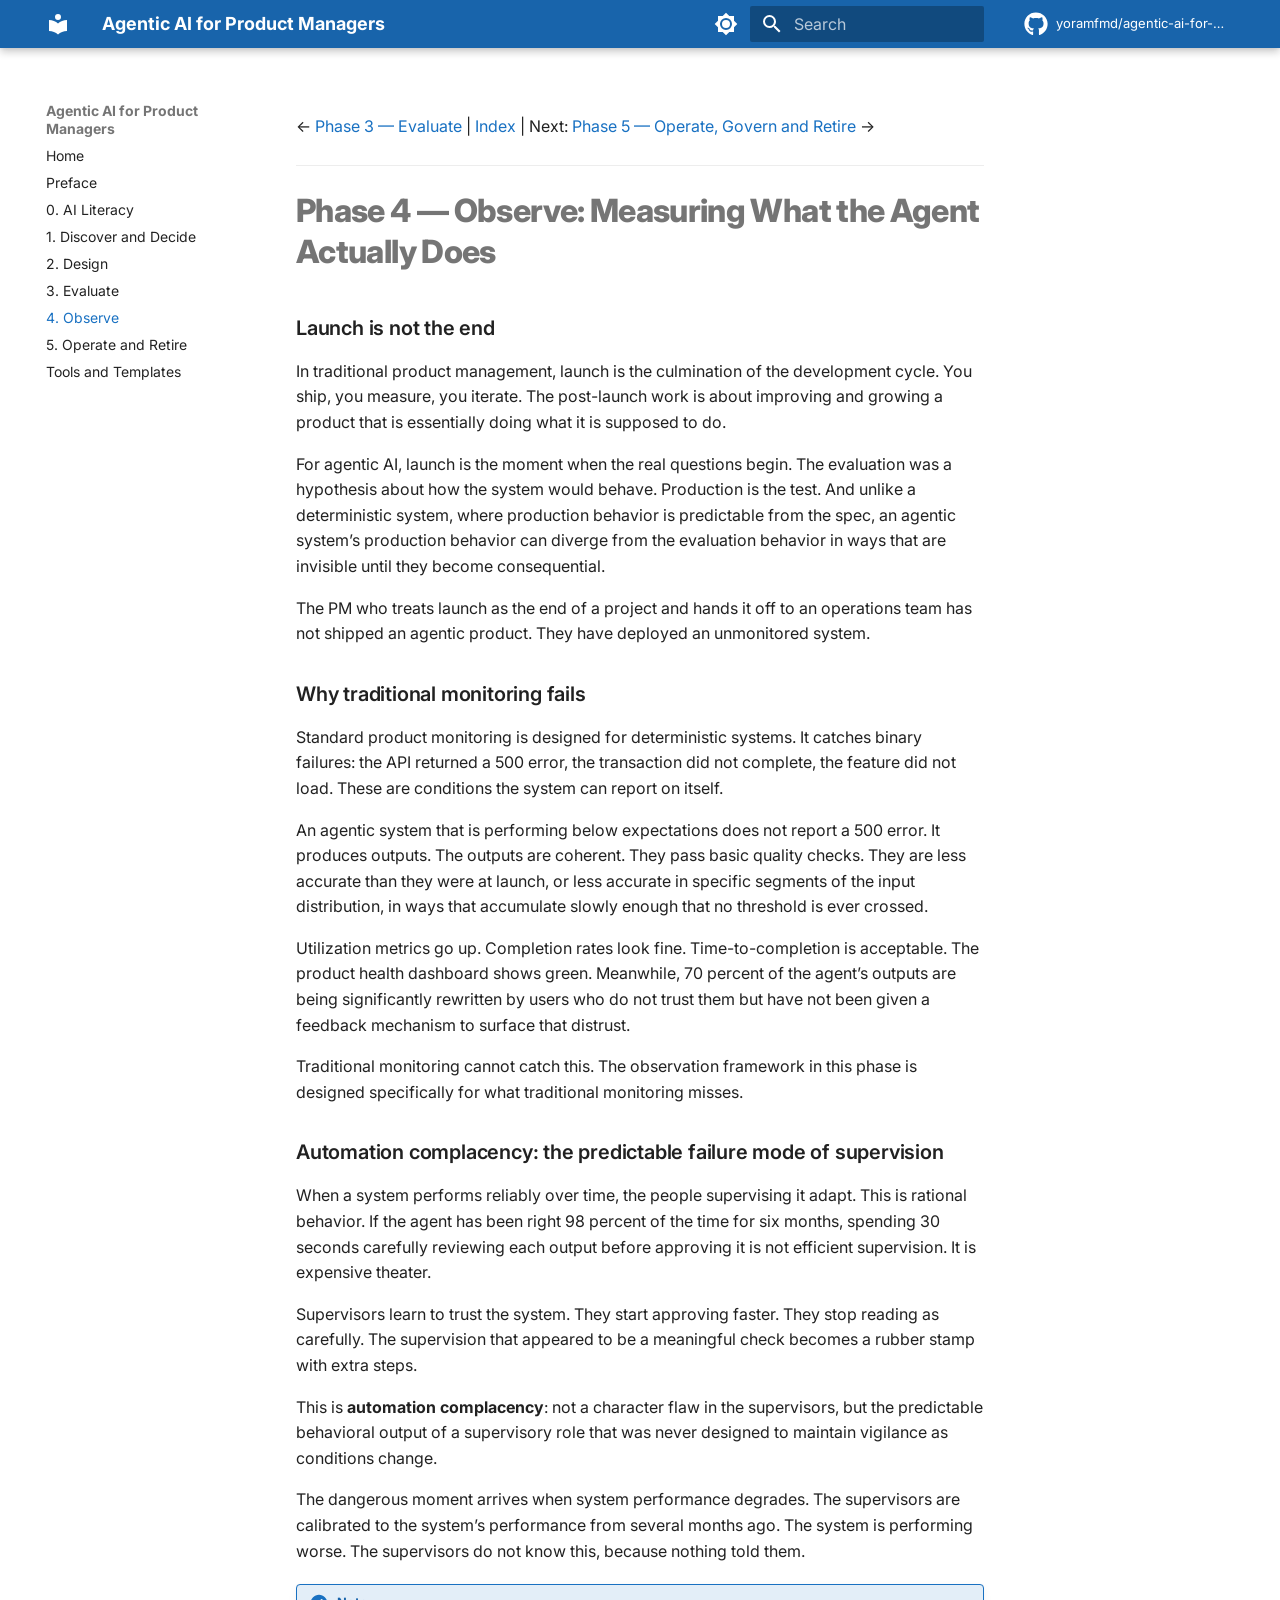
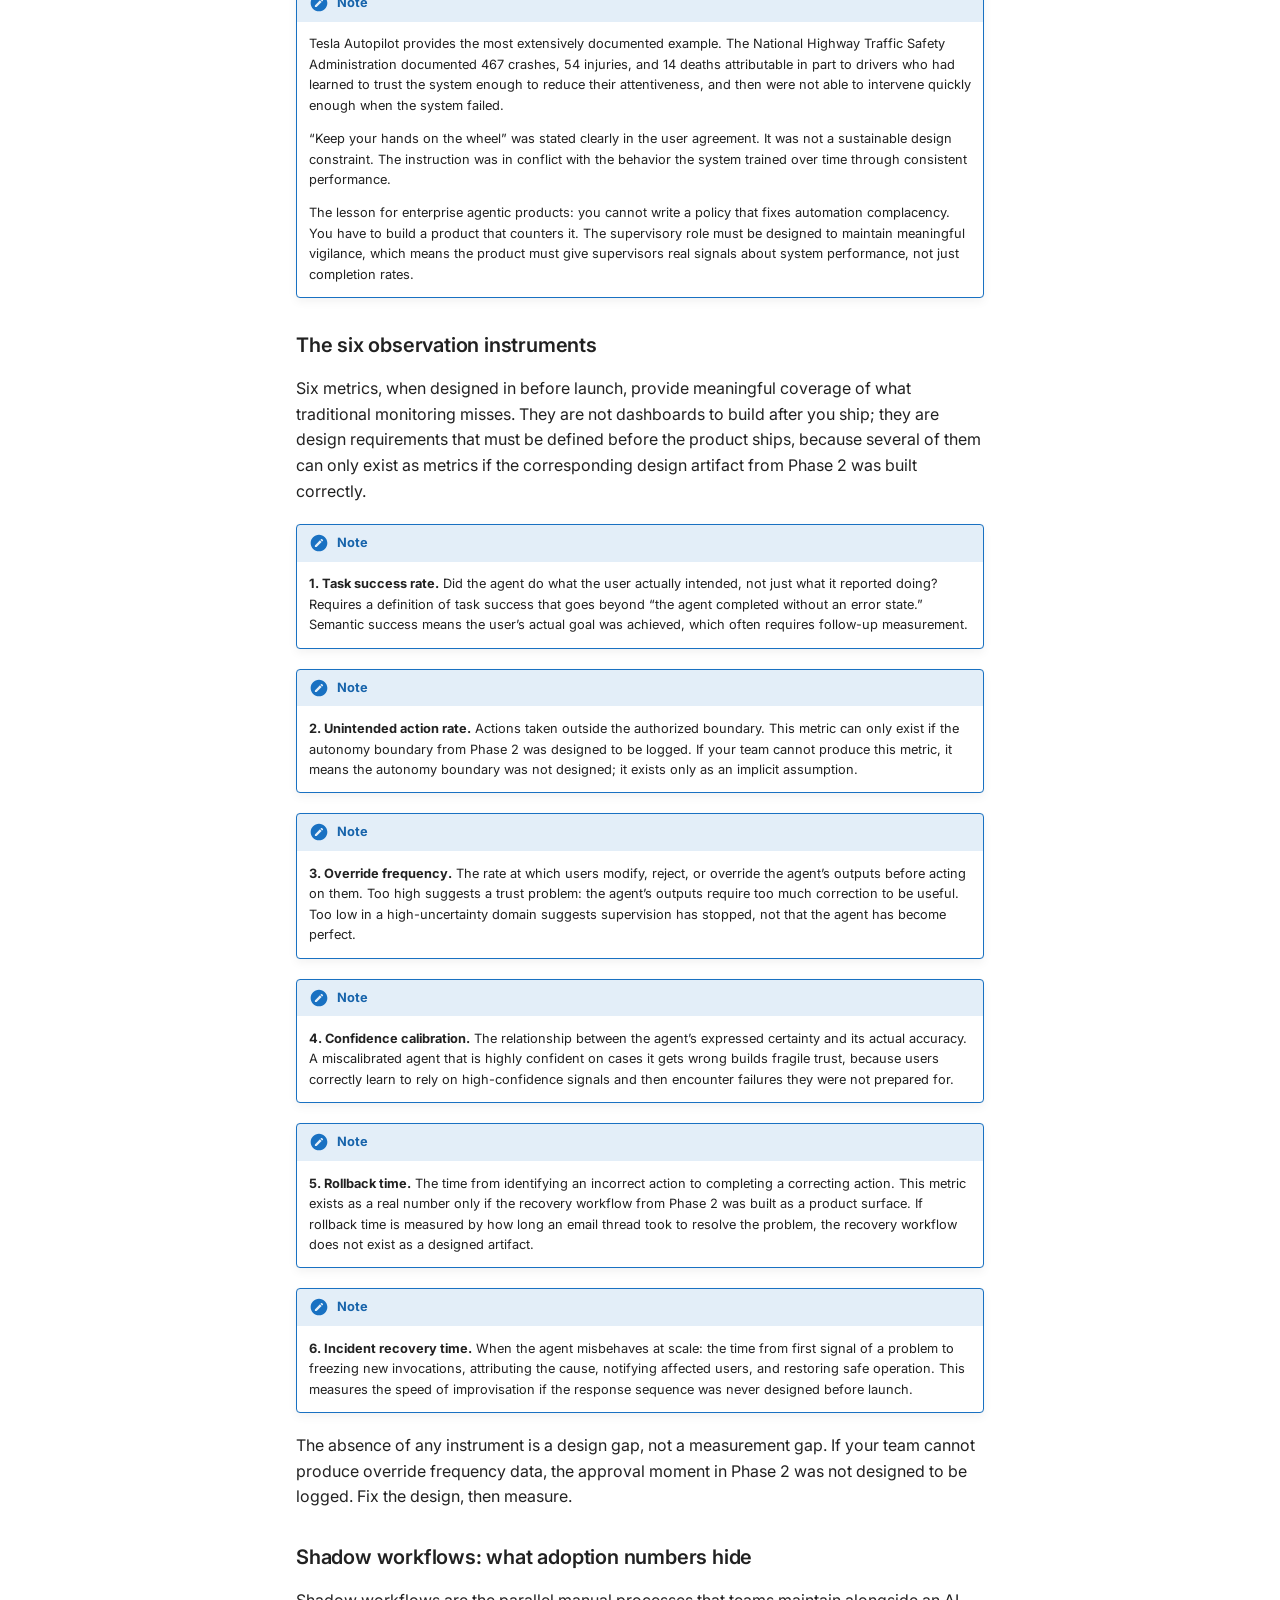
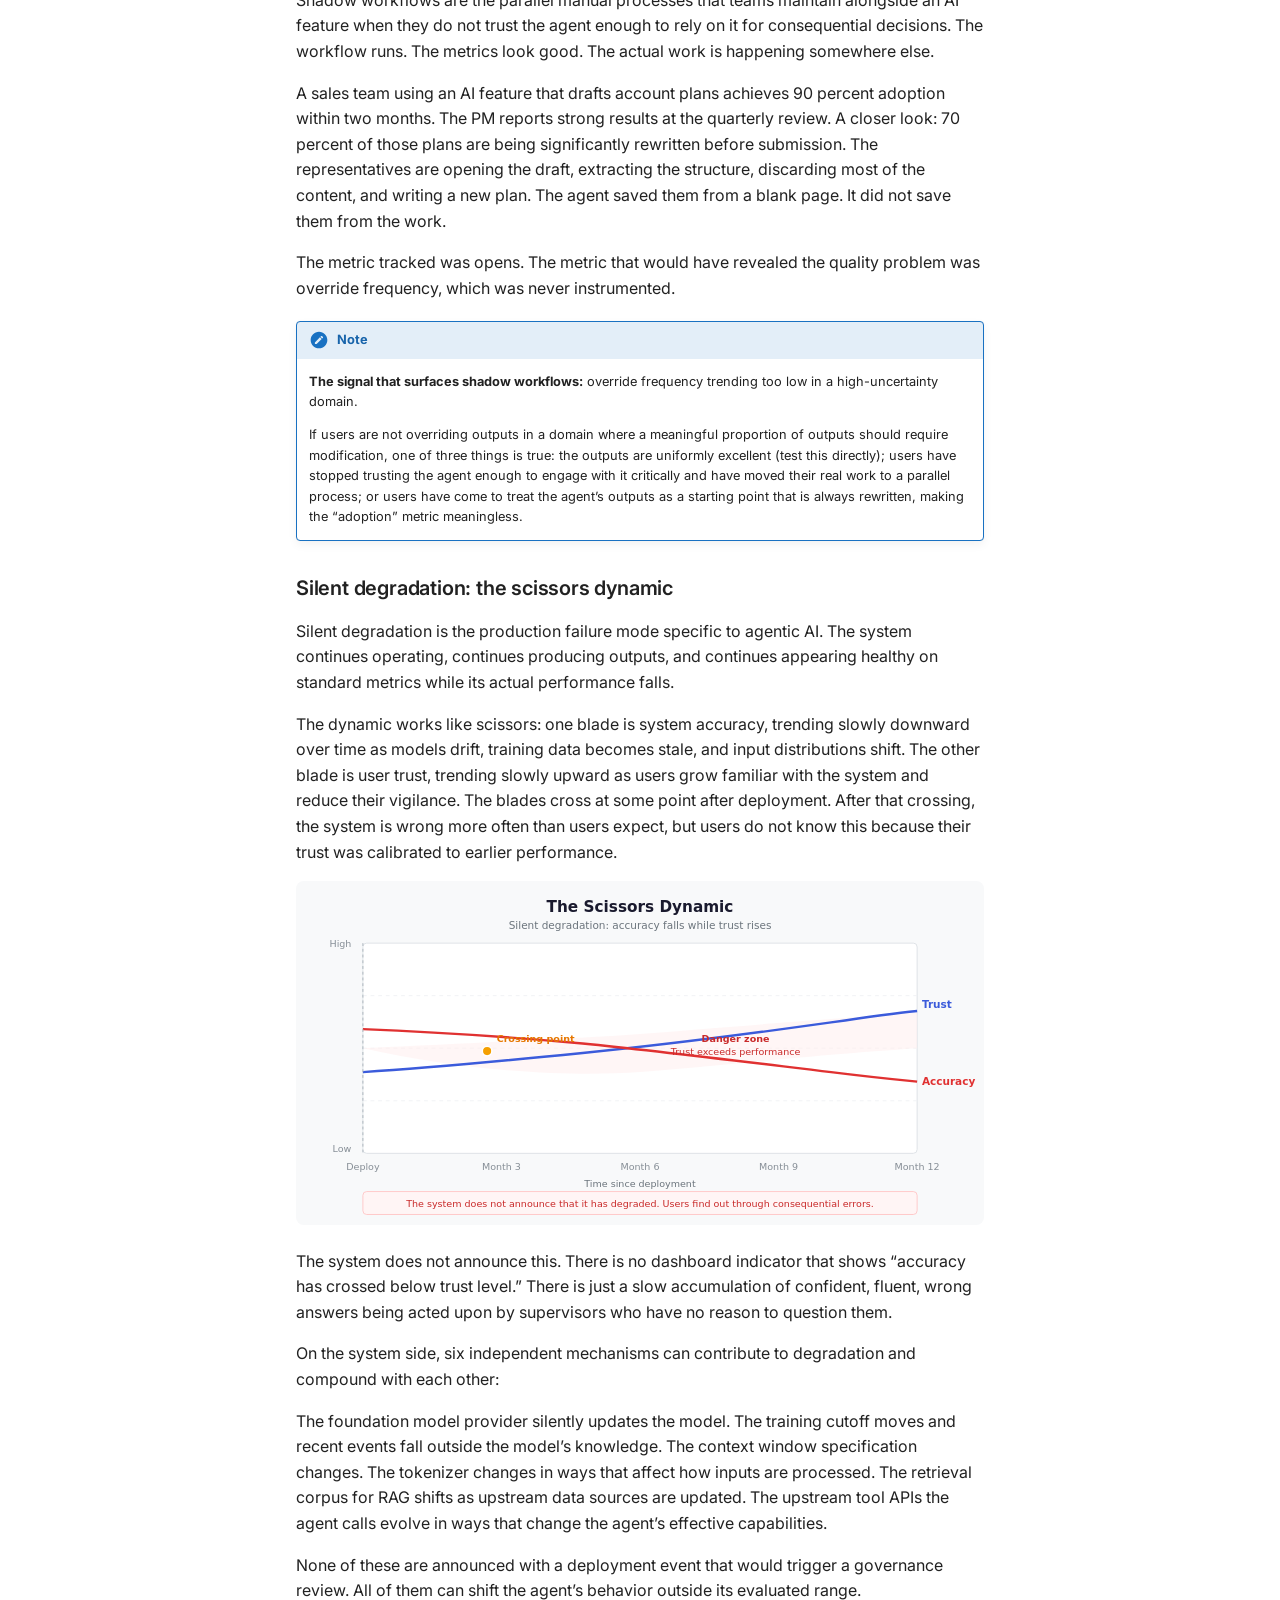
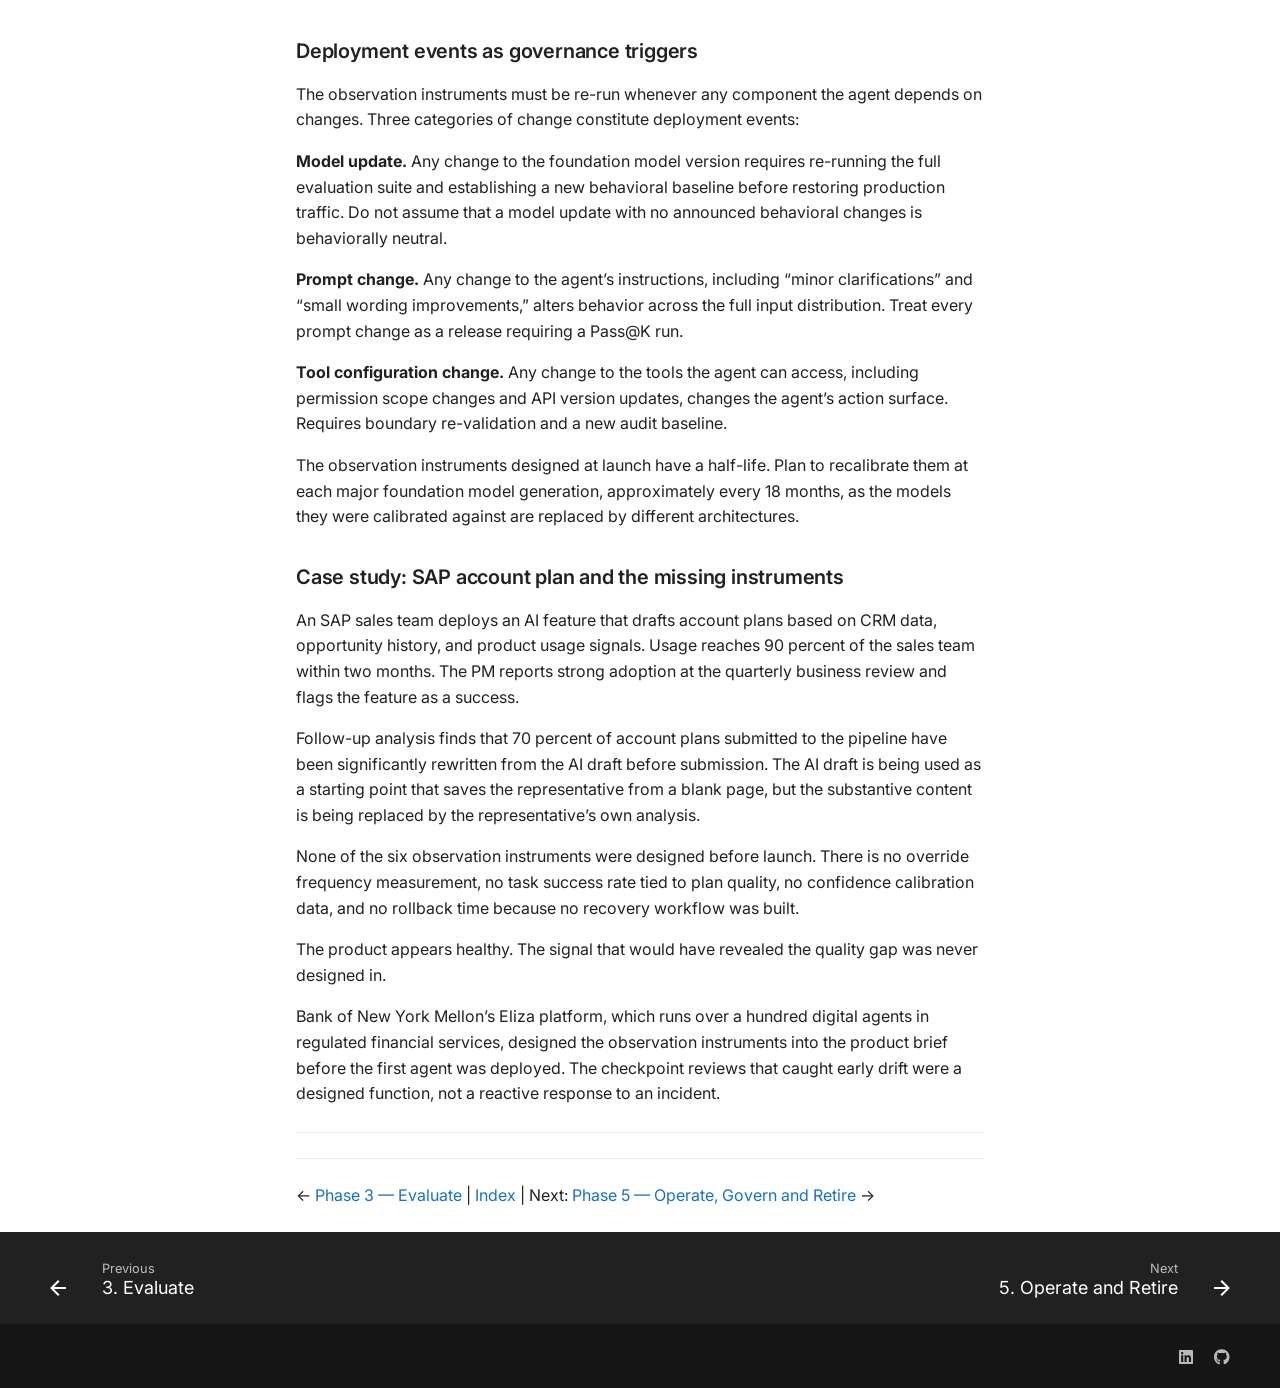
<file: 05-observe/index.html>
<!doctype html>
<html lang="en" class="no-js">
  <head>
    
      <meta charset="utf-8">
      <meta name="viewport" content="width=device-width,initial-scale=1">
      
        <meta name="description" content="A lifecycle framework for building, evaluating, and governing agentic AI systems">
      
      
        <meta name="author" content="Yoram Friedman">
      
      
        <link rel="canonical" href="https://yoramfmd.github.io/agentic-ai-for-pms/05-observe/">
      
      
        <link rel="prev" href="../04-evaluate/">
      
      
        <link rel="next" href="../06-operate-govern-retire/">
      
      
      <link rel="icon" href="../assets/images/favicon.png">
      <meta name="generator" content="mkdocs-1.5.3, mkdocs-material-9.5.18">
    
    
      
        <title>4. Observe - Agentic AI for Product Managers</title>
      
    
    
      <link rel="stylesheet" href="../assets/stylesheets/main.66ac8b77.min.css">
      
        
        <link rel="stylesheet" href="../assets/stylesheets/palette.06af60db.min.css">
      
      


    
    
      
    
    
      
        
        
        <link rel="preconnect" href="https://fonts.gstatic.com" crossorigin>
        <link rel="stylesheet" href="https://fonts.googleapis.com/css?family=Inter:300,300i,400,400i,700,700i%7CJetBrains+Mono:400,400i,700,700i&display=fallback">
        <style>:root{--md-text-font:"Inter";--md-code-font:"JetBrains Mono"}</style>
      
    
    
      <link rel="stylesheet" href="../stylesheets/extra.css">
    
    <script>__md_scope=new URL("..",location),__md_hash=e=>[...e].reduce((e,_)=>(e<<5)-e+_.charCodeAt(0),0),__md_get=(e,_=localStorage,t=__md_scope)=>JSON.parse(_.getItem(t.pathname+"."+e)),__md_set=(e,_,t=localStorage,a=__md_scope)=>{try{t.setItem(a.pathname+"."+e,JSON.stringify(_))}catch(e){}}</script>
    
      

    
    
    
  </head>
  
  
    
    
      
    
    
    
    
    <body dir="ltr" data-md-color-scheme="default" data-md-color-primary="custom" data-md-color-accent="custom">
  
    
    <input class="md-toggle" data-md-toggle="drawer" type="checkbox" id="__drawer" autocomplete="off">
    <input class="md-toggle" data-md-toggle="search" type="checkbox" id="__search" autocomplete="off">
    <label class="md-overlay" for="__drawer"></label>
    <div data-md-component="skip">
      
        
        <a href="#phase-4-observe-measuring-what-the-agent-actually-does" class="md-skip">
          Skip to content
        </a>
      
    </div>
    <div data-md-component="announce">
      
    </div>
    
    
      

  

<header class="md-header md-header--shadow" data-md-component="header">
  <nav class="md-header__inner md-grid" aria-label="Header">
    <a href=".." title="Agentic AI for Product Managers" class="md-header__button md-logo" aria-label="Agentic AI for Product Managers" data-md-component="logo">
      
  
  <svg xmlns="http://www.w3.org/2000/svg" viewBox="0 0 24 24"><path d="M12 8a3 3 0 0 0 3-3 3 3 0 0 0-3-3 3 3 0 0 0-3 3 3 3 0 0 0 3 3m0 3.54C9.64 9.35 6.5 8 3 8v11c3.5 0 6.64 1.35 9 3.54 2.36-2.19 5.5-3.54 9-3.54V8c-3.5 0-6.64 1.35-9 3.54Z"/></svg>

    </a>
    <label class="md-header__button md-icon" for="__drawer">
      
      <svg xmlns="http://www.w3.org/2000/svg" viewBox="0 0 24 24"><path d="M3 6h18v2H3V6m0 5h18v2H3v-2m0 5h18v2H3v-2Z"/></svg>
    </label>
    <div class="md-header__title" data-md-component="header-title">
      <div class="md-header__ellipsis">
        <div class="md-header__topic">
          <span class="md-ellipsis">
            Agentic AI for Product Managers
          </span>
        </div>
        <div class="md-header__topic" data-md-component="header-topic">
          <span class="md-ellipsis">
            
              4. Observe
            
          </span>
        </div>
      </div>
    </div>
    
      
        <form class="md-header__option" data-md-component="palette">
  
    
    
    
    <input class="md-option" data-md-color-media="" data-md-color-scheme="default" data-md-color-primary="custom" data-md-color-accent="custom"  aria-label="Switch to dark mode"  type="radio" name="__palette" id="__palette_0">
    
      <label class="md-header__button md-icon" title="Switch to dark mode" for="__palette_1" hidden>
        <svg xmlns="http://www.w3.org/2000/svg" viewBox="0 0 24 24"><path d="M12 8a4 4 0 0 0-4 4 4 4 0 0 0 4 4 4 4 0 0 0 4-4 4 4 0 0 0-4-4m0 10a6 6 0 0 1-6-6 6 6 0 0 1 6-6 6 6 0 0 1 6 6 6 6 0 0 1-6 6m8-9.31V4h-4.69L12 .69 8.69 4H4v4.69L.69 12 4 15.31V20h4.69L12 23.31 15.31 20H20v-4.69L23.31 12 20 8.69Z"/></svg>
      </label>
    
  
    
    
    
    <input class="md-option" data-md-color-media="" data-md-color-scheme="slate" data-md-color-primary="custom" data-md-color-accent="custom"  aria-label="Switch to light mode"  type="radio" name="__palette" id="__palette_1">
    
      <label class="md-header__button md-icon" title="Switch to light mode" for="__palette_0" hidden>
        <svg xmlns="http://www.w3.org/2000/svg" viewBox="0 0 24 24"><path d="M12 18c-.89 0-1.74-.2-2.5-.55C11.56 16.5 13 14.42 13 12c0-2.42-1.44-4.5-3.5-5.45C10.26 6.2 11.11 6 12 6a6 6 0 0 1 6 6 6 6 0 0 1-6 6m8-9.31V4h-4.69L12 .69 8.69 4H4v4.69L.69 12 4 15.31V20h4.69L12 23.31 15.31 20H20v-4.69L23.31 12 20 8.69Z"/></svg>
      </label>
    
  
</form>
      
    
    
      <script>var media,input,key,value,palette=__md_get("__palette");if(palette&&palette.color){"(prefers-color-scheme)"===palette.color.media&&(media=matchMedia("(prefers-color-scheme: light)"),input=document.querySelector(media.matches?"[data-md-color-media='(prefers-color-scheme: light)']":"[data-md-color-media='(prefers-color-scheme: dark)']"),palette.color.media=input.getAttribute("data-md-color-media"),palette.color.scheme=input.getAttribute("data-md-color-scheme"),palette.color.primary=input.getAttribute("data-md-color-primary"),palette.color.accent=input.getAttribute("data-md-color-accent"));for([key,value]of Object.entries(palette.color))document.body.setAttribute("data-md-color-"+key,value)}</script>
    
    
    
      <label class="md-header__button md-icon" for="__search">
        
        <svg xmlns="http://www.w3.org/2000/svg" viewBox="0 0 24 24"><path d="M9.5 3A6.5 6.5 0 0 1 16 9.5c0 1.61-.59 3.09-1.56 4.23l.27.27h.79l5 5-1.5 1.5-5-5v-.79l-.27-.27A6.516 6.516 0 0 1 9.5 16 6.5 6.5 0 0 1 3 9.5 6.5 6.5 0 0 1 9.5 3m0 2C7 5 5 7 5 9.5S7 14 9.5 14 14 12 14 9.5 12 5 9.5 5Z"/></svg>
      </label>
      <div class="md-search" data-md-component="search" role="dialog">
  <label class="md-search__overlay" for="__search"></label>
  <div class="md-search__inner" role="search">
    <form class="md-search__form" name="search">
      <input type="text" class="md-search__input" name="query" aria-label="Search" placeholder="Search" autocapitalize="off" autocorrect="off" autocomplete="off" spellcheck="false" data-md-component="search-query" required>
      <label class="md-search__icon md-icon" for="__search">
        
        <svg xmlns="http://www.w3.org/2000/svg" viewBox="0 0 24 24"><path d="M9.5 3A6.5 6.5 0 0 1 16 9.5c0 1.61-.59 3.09-1.56 4.23l.27.27h.79l5 5-1.5 1.5-5-5v-.79l-.27-.27A6.516 6.516 0 0 1 9.5 16 6.5 6.5 0 0 1 3 9.5 6.5 6.5 0 0 1 9.5 3m0 2C7 5 5 7 5 9.5S7 14 9.5 14 14 12 14 9.5 12 5 9.5 5Z"/></svg>
        
        <svg xmlns="http://www.w3.org/2000/svg" viewBox="0 0 24 24"><path d="M20 11v2H8l5.5 5.5-1.42 1.42L4.16 12l7.92-7.92L13.5 5.5 8 11h12Z"/></svg>
      </label>
      <nav class="md-search__options" aria-label="Search">
        
        <button type="reset" class="md-search__icon md-icon" title="Clear" aria-label="Clear" tabindex="-1">
          
          <svg xmlns="http://www.w3.org/2000/svg" viewBox="0 0 24 24"><path d="M19 6.41 17.59 5 12 10.59 6.41 5 5 6.41 10.59 12 5 17.59 6.41 19 12 13.41 17.59 19 19 17.59 13.41 12 19 6.41Z"/></svg>
        </button>
      </nav>
      
        <div class="md-search__suggest" data-md-component="search-suggest"></div>
      
    </form>
    <div class="md-search__output">
      <div class="md-search__scrollwrap" data-md-scrollfix>
        <div class="md-search-result" data-md-component="search-result">
          <div class="md-search-result__meta">
            Initializing search
          </div>
          <ol class="md-search-result__list" role="presentation"></ol>
        </div>
      </div>
    </div>
  </div>
</div>
    
    
      <div class="md-header__source">
        <a href="https://github.com/yoramfmd/agentic-ai-for-pms" title="Go to repository" class="md-source" data-md-component="source">
  <div class="md-source__icon md-icon">
    
    <svg xmlns="http://www.w3.org/2000/svg" viewBox="0 0 496 512"><!--! Font Awesome Free 6.5.2 by @fontawesome - https://fontawesome.com License - https://fontawesome.com/license/free (Icons: CC BY 4.0, Fonts: SIL OFL 1.1, Code: MIT License) Copyright 2024 Fonticons, Inc.--><path d="M165.9 397.4c0 2-2.3 3.6-5.2 3.6-3.3.3-5.6-1.3-5.6-3.6 0-2 2.3-3.6 5.2-3.6 3-.3 5.6 1.3 5.6 3.6zm-31.1-4.5c-.7 2 1.3 4.3 4.3 4.9 2.6 1 5.6 0 6.2-2s-1.3-4.3-4.3-5.2c-2.6-.7-5.5.3-6.2 2.3zm44.2-1.7c-2.9.7-4.9 2.6-4.6 4.9.3 2 2.9 3.3 5.9 2.6 2.9-.7 4.9-2.6 4.6-4.6-.3-1.9-3-3.2-5.9-2.9zM244.8 8C106.1 8 0 113.3 0 252c0 110.9 69.8 205.8 169.5 239.2 12.8 2.3 17.3-5.6 17.3-12.1 0-6.2-.3-40.4-.3-61.4 0 0-70 15-84.7-29.8 0 0-11.4-29.1-27.8-36.6 0 0-22.9-15.7 1.6-15.4 0 0 24.9 2 38.6 25.8 21.9 38.6 58.6 27.5 72.9 20.9 2.3-16 8.8-27.1 16-33.7-55.9-6.2-112.3-14.3-112.3-110.5 0-27.5 7.6-41.3 23.6-58.9-2.6-6.5-11.1-33.3 2.6-67.9 20.9-6.5 69 27 69 27 20-5.6 41.5-8.5 62.8-8.5s42.8 2.9 62.8 8.5c0 0 48.1-33.6 69-27 13.7 34.7 5.2 61.4 2.6 67.9 16 17.7 25.8 31.5 25.8 58.9 0 96.5-58.9 104.2-114.8 110.5 9.2 7.9 17 22.9 17 46.4 0 33.7-.3 75.4-.3 83.6 0 6.5 4.6 14.4 17.3 12.1C428.2 457.8 496 362.9 496 252 496 113.3 383.5 8 244.8 8zM97.2 352.9c-1.3 1-1 3.3.7 5.2 1.6 1.6 3.9 2.3 5.2 1 1.3-1 1-3.3-.7-5.2-1.6-1.6-3.9-2.3-5.2-1zm-10.8-8.1c-.7 1.3.3 2.9 2.3 3.9 1.6 1 3.6.7 4.3-.7.7-1.3-.3-2.9-2.3-3.9-2-.6-3.6-.3-4.3.7zm32.4 35.6c-1.6 1.3-1 4.3 1.3 6.2 2.3 2.3 5.2 2.6 6.5 1 1.3-1.3.7-4.3-1.3-6.2-2.2-2.3-5.2-2.6-6.5-1zm-11.4-14.7c-1.6 1-1.6 3.6 0 5.9 1.6 2.3 4.3 3.3 5.6 2.3 1.6-1.3 1.6-3.9 0-6.2-1.4-2.3-4-3.3-5.6-2z"/></svg>
  </div>
  <div class="md-source__repository">
    yoramfmd/agentic-ai-for-pms
  </div>
</a>
      </div>
    
  </nav>
  
</header>
    
    <div class="md-container" data-md-component="container">
      
      
        
          
        
      
      <main class="md-main" data-md-component="main">
        <div class="md-main__inner md-grid">
          
            
              
              <div class="md-sidebar md-sidebar--primary" data-md-component="sidebar" data-md-type="navigation" >
                <div class="md-sidebar__scrollwrap">
                  <div class="md-sidebar__inner">
                    



<nav class="md-nav md-nav--primary" aria-label="Navigation" data-md-level="0">
  <label class="md-nav__title" for="__drawer">
    <a href=".." title="Agentic AI for Product Managers" class="md-nav__button md-logo" aria-label="Agentic AI for Product Managers" data-md-component="logo">
      
  
  <svg xmlns="http://www.w3.org/2000/svg" viewBox="0 0 24 24"><path d="M12 8a3 3 0 0 0 3-3 3 3 0 0 0-3-3 3 3 0 0 0-3 3 3 3 0 0 0 3 3m0 3.54C9.64 9.35 6.5 8 3 8v11c3.5 0 6.64 1.35 9 3.54 2.36-2.19 5.5-3.54 9-3.54V8c-3.5 0-6.64 1.35-9 3.54Z"/></svg>

    </a>
    Agentic AI for Product Managers
  </label>
  
    <div class="md-nav__source">
      <a href="https://github.com/yoramfmd/agentic-ai-for-pms" title="Go to repository" class="md-source" data-md-component="source">
  <div class="md-source__icon md-icon">
    
    <svg xmlns="http://www.w3.org/2000/svg" viewBox="0 0 496 512"><!--! Font Awesome Free 6.5.2 by @fontawesome - https://fontawesome.com License - https://fontawesome.com/license/free (Icons: CC BY 4.0, Fonts: SIL OFL 1.1, Code: MIT License) Copyright 2024 Fonticons, Inc.--><path d="M165.9 397.4c0 2-2.3 3.6-5.2 3.6-3.3.3-5.6-1.3-5.6-3.6 0-2 2.3-3.6 5.2-3.6 3-.3 5.6 1.3 5.6 3.6zm-31.1-4.5c-.7 2 1.3 4.3 4.3 4.9 2.6 1 5.6 0 6.2-2s-1.3-4.3-4.3-5.2c-2.6-.7-5.5.3-6.2 2.3zm44.2-1.7c-2.9.7-4.9 2.6-4.6 4.9.3 2 2.9 3.3 5.9 2.6 2.9-.7 4.9-2.6 4.6-4.6-.3-1.9-3-3.2-5.9-2.9zM244.8 8C106.1 8 0 113.3 0 252c0 110.9 69.8 205.8 169.5 239.2 12.8 2.3 17.3-5.6 17.3-12.1 0-6.2-.3-40.4-.3-61.4 0 0-70 15-84.7-29.8 0 0-11.4-29.1-27.8-36.6 0 0-22.9-15.7 1.6-15.4 0 0 24.9 2 38.6 25.8 21.9 38.6 58.6 27.5 72.9 20.9 2.3-16 8.8-27.1 16-33.7-55.9-6.2-112.3-14.3-112.3-110.5 0-27.5 7.6-41.3 23.6-58.9-2.6-6.5-11.1-33.3 2.6-67.9 20.9-6.5 69 27 69 27 20-5.6 41.5-8.5 62.8-8.5s42.8 2.9 62.8 8.5c0 0 48.1-33.6 69-27 13.7 34.7 5.2 61.4 2.6 67.9 16 17.7 25.8 31.5 25.8 58.9 0 96.5-58.9 104.2-114.8 110.5 9.2 7.9 17 22.9 17 46.4 0 33.7-.3 75.4-.3 83.6 0 6.5 4.6 14.4 17.3 12.1C428.2 457.8 496 362.9 496 252 496 113.3 383.5 8 244.8 8zM97.2 352.9c-1.3 1-1 3.3.7 5.2 1.6 1.6 3.9 2.3 5.2 1 1.3-1 1-3.3-.7-5.2-1.6-1.6-3.9-2.3-5.2-1zm-10.8-8.1c-.7 1.3.3 2.9 2.3 3.9 1.6 1 3.6.7 4.3-.7.7-1.3-.3-2.9-2.3-3.9-2-.6-3.6-.3-4.3.7zm32.4 35.6c-1.6 1.3-1 4.3 1.3 6.2 2.3 2.3 5.2 2.6 6.5 1 1.3-1.3.7-4.3-1.3-6.2-2.2-2.3-5.2-2.6-6.5-1zm-11.4-14.7c-1.6 1-1.6 3.6 0 5.9 1.6 2.3 4.3 3.3 5.6 2.3 1.6-1.3 1.6-3.9 0-6.2-1.4-2.3-4-3.3-5.6-2z"/></svg>
  </div>
  <div class="md-source__repository">
    yoramfmd/agentic-ai-for-pms
  </div>
</a>
    </div>
  
  <ul class="md-nav__list" data-md-scrollfix>
    
      
      
  
  
  
  
    <li class="md-nav__item">
      <a href=".." class="md-nav__link">
        
  
  <span class="md-ellipsis">
    Home
  </span>
  

      </a>
    </li>
  

    
      
      
  
  
  
  
    <li class="md-nav__item">
      <a href="../00-preface/" class="md-nav__link">
        
  
  <span class="md-ellipsis">
    Preface
  </span>
  

      </a>
    </li>
  

    
      
      
  
  
  
  
    <li class="md-nav__item">
      <a href="../01-ai-literacy/" class="md-nav__link">
        
  
  <span class="md-ellipsis">
    0. AI Literacy
  </span>
  

      </a>
    </li>
  

    
      
      
  
  
  
  
    <li class="md-nav__item">
      <a href="../02-discover-and-decide/" class="md-nav__link">
        
  
  <span class="md-ellipsis">
    1. Discover and Decide
  </span>
  

      </a>
    </li>
  

    
      
      
  
  
  
  
    <li class="md-nav__item">
      <a href="../03-design/" class="md-nav__link">
        
  
  <span class="md-ellipsis">
    2. Design
  </span>
  

      </a>
    </li>
  

    
      
      
  
  
  
  
    <li class="md-nav__item">
      <a href="../04-evaluate/" class="md-nav__link">
        
  
  <span class="md-ellipsis">
    3. Evaluate
  </span>
  

      </a>
    </li>
  

    
      
      
  
  
    
  
  
  
    <li class="md-nav__item md-nav__item--active">
      
      <input class="md-nav__toggle md-toggle" type="checkbox" id="__toc">
      
      
        
      
      
      <a href="./" class="md-nav__link md-nav__link--active">
        
  
  <span class="md-ellipsis">
    4. Observe
  </span>
  

      </a>
      
    </li>
  

    
      
      
  
  
  
  
    <li class="md-nav__item">
      <a href="../06-operate-govern-retire/" class="md-nav__link">
        
  
  <span class="md-ellipsis">
    5. Operate and Retire
  </span>
  

      </a>
    </li>
  

    
      
      
  
  
  
  
    <li class="md-nav__item">
      <a href="../07-tools-and-templates/" class="md-nav__link">
        
  
  <span class="md-ellipsis">
    Tools and Templates
  </span>
  

      </a>
    </li>
  

    
  </ul>
</nav>
                  </div>
                </div>
              </div>
            
            
              
              <div class="md-sidebar md-sidebar--secondary" data-md-component="sidebar" data-md-type="toc" >
                <div class="md-sidebar__scrollwrap">
                  <div class="md-sidebar__inner">
                    

<nav class="md-nav md-nav--secondary" aria-label="Table of contents">
  
  
  
    
  
  
</nav>
                  </div>
                </div>
              </div>
            
          
          
            <div class="md-content" data-md-component="content">
              <article class="md-content__inner md-typeset">
                
                  

  
  


<p>← <a href="../04-evaluate/">Phase 3 — Evaluate</a> | <a href="README.md">Index</a> | Next: <a href="../06-operate-govern-retire/">Phase 5 — Operate, Govern and Retire</a> →</p>
<hr />
<h1 id="phase-4-observe-measuring-what-the-agent-actually-does">Phase 4 — Observe: Measuring What the Agent Actually Does<a class="headerlink" href="#phase-4-observe-measuring-what-the-agent-actually-does" title="Permanent link">&para;</a></h1>
<h3 id="launch-is-not-the-end">Launch is not the end<a class="headerlink" href="#launch-is-not-the-end" title="Permanent link">&para;</a></h3>
<p>In traditional product management, launch is the culmination of the development cycle. You ship, you measure, you iterate. The post-launch work is about improving and growing a product that is essentially doing what it is supposed to do.</p>
<p>For agentic AI, launch is the moment when the real questions begin. The evaluation was a hypothesis about how the system would behave. Production is the test. And unlike a deterministic system, where production behavior is predictable from the spec, an agentic system’s production behavior can diverge from the evaluation behavior in ways that are invisible until they become consequential.</p>
<p>The PM who treats launch as the end of a project and hands it off to an operations team has not shipped an agentic product. They have deployed an unmonitored system.</p>
<h3 id="why-traditional-monitoring-fails">Why traditional monitoring fails<a class="headerlink" href="#why-traditional-monitoring-fails" title="Permanent link">&para;</a></h3>
<p>Standard product monitoring is designed for deterministic systems. It catches binary failures: the API returned a 500 error, the transaction did not complete, the feature did not load. These are conditions the system can report on itself.</p>
<p>An agentic system that is performing below expectations does not report a 500 error. It produces outputs. The outputs are coherent. They pass basic quality checks. They are less accurate than they were at launch, or less accurate in specific segments of the input distribution, in ways that accumulate slowly enough that no threshold is ever crossed.</p>
<p>Utilization metrics go up. Completion rates look fine. Time-to-completion is acceptable. The product health dashboard shows green. Meanwhile, 70 percent of the agent’s outputs are being significantly rewritten by users who do not trust them but have not been given a feedback mechanism to surface that distrust.</p>
<p>Traditional monitoring cannot catch this. The observation framework in this phase is designed specifically for what traditional monitoring misses.</p>
<h3 id="automation-complacency-the-predictable-failure-mode-of-supervision">Automation complacency: the predictable failure mode of supervision<a class="headerlink" href="#automation-complacency-the-predictable-failure-mode-of-supervision" title="Permanent link">&para;</a></h3>
<p>When a system performs reliably over time, the people supervising it adapt. This is rational behavior. If the agent has been right 98 percent of the time for six months, spending 30 seconds carefully reviewing each output before approving it is not efficient supervision. It is expensive theater.</p>
<p>Supervisors learn to trust the system. They start approving faster. They stop reading as carefully. The supervision that appeared to be a meaningful check becomes a rubber stamp with extra steps.</p>
<p>This is <strong>automation complacency</strong>: not a character flaw in the supervisors, but the predictable behavioral output of a supervisory role that was never designed to maintain vigilance as conditions change.</p>
<p>The dangerous moment arrives when system performance degrades. The supervisors are calibrated to the system’s performance from several months ago. The system is performing worse. The supervisors do not know this, because nothing told them.</p>
<div class="admonition note">
<p class="admonition-title">Note</p>
<p>Tesla Autopilot provides the most extensively documented example. The National Highway Traffic Safety Administration documented 467 crashes, 54 injuries, and 14 deaths attributable in part to drivers who had learned to trust the system enough to reduce their attentiveness, and then were not able to intervene quickly enough when the system failed.</p>
<p>“Keep your hands on the wheel” was stated clearly in the user agreement. It was not a sustainable design constraint. The instruction was in conflict with the behavior the system trained over time through consistent performance.</p>
<p>The lesson for enterprise agentic products: you cannot write a policy that fixes automation complacency. You have to build a product that counters it. The supervisory role must be designed to maintain meaningful vigilance, which means the product must give supervisors real signals about system performance, not just completion rates.</p>
</div>
<h3 id="the-six-observation-instruments">The six observation instruments<a class="headerlink" href="#the-six-observation-instruments" title="Permanent link">&para;</a></h3>
<p>Six metrics, when designed in before launch, provide meaningful coverage of what traditional monitoring misses. They are not dashboards to build after you ship; they are design requirements that must be defined before the product ships, because several of them can only exist as metrics if the corresponding design artifact from Phase 2 was built correctly.</p>
<div class="admonition note">
<p class="admonition-title">Note</p>
<p><strong>1. Task success rate.</strong> Did the agent do what the user actually intended, not just what it reported doing? Requires a definition of task success that goes beyond “the agent completed without an error state.” Semantic success means the user’s actual goal was achieved, which often requires follow-up measurement.</p>
</div>
<div class="admonition note">
<p class="admonition-title">Note</p>
<p><strong>2. Unintended action rate.</strong> Actions taken outside the authorized boundary. This metric can only exist if the autonomy boundary from Phase 2 was designed to be logged. If your team cannot produce this metric, it means the autonomy boundary was not designed; it exists only as an implicit assumption.</p>
</div>
<div class="admonition note">
<p class="admonition-title">Note</p>
<p><strong>3. Override frequency.</strong> The rate at which users modify, reject, or override the agent’s outputs before acting on them. Too high suggests a trust problem: the agent’s outputs require too much correction to be useful. Too low in a high-uncertainty domain suggests supervision has stopped, not that the agent has become perfect.</p>
</div>
<div class="admonition note">
<p class="admonition-title">Note</p>
<p><strong>4. Confidence calibration.</strong> The relationship between the agent’s expressed certainty and its actual accuracy. A miscalibrated agent that is highly confident on cases it gets wrong builds fragile trust, because users correctly learn to rely on high-confidence signals and then encounter failures they were not prepared for.</p>
</div>
<div class="admonition note">
<p class="admonition-title">Note</p>
<p><strong>5. Rollback time.</strong> The time from identifying an incorrect action to completing a correcting action. This metric exists as a real number only if the recovery workflow from Phase 2 was built as a product surface. If rollback time is measured by how long an email thread took to resolve the problem, the recovery workflow does not exist as a designed artifact.</p>
</div>
<div class="admonition note">
<p class="admonition-title">Note</p>
<p><strong>6. Incident recovery time.</strong> When the agent misbehaves at scale: the time from first signal of a problem to freezing new invocations, attributing the cause, notifying affected users, and restoring safe operation. This measures the speed of improvisation if the response sequence was never designed before launch.</p>
</div>
<p>The absence of any instrument is a design gap, not a measurement gap. If your team cannot produce override frequency data, the approval moment in Phase 2 was not designed to be logged. Fix the design, then measure.</p>
<h3 id="shadow-workflows-what-adoption-numbers-hide">Shadow workflows: what adoption numbers hide<a class="headerlink" href="#shadow-workflows-what-adoption-numbers-hide" title="Permanent link">&para;</a></h3>
<p>Shadow workflows are the parallel manual processes that teams maintain alongside an AI feature when they do not trust the agent enough to rely on it for consequential decisions. The workflow runs. The metrics look good. The actual work is happening somewhere else.</p>
<p>A sales team using an AI feature that drafts account plans achieves 90 percent adoption within two months. The PM reports strong results at the quarterly review. A closer look: 70 percent of those plans are being significantly rewritten before submission. The representatives are opening the draft, extracting the structure, discarding most of the content, and writing a new plan. The agent saved them from a blank page. It did not save them from the work.</p>
<p>The metric tracked was opens. The metric that would have revealed the quality problem was override frequency, which was never instrumented.</p>
<div class="admonition note">
<p class="admonition-title">Note</p>
<p><strong>The signal that surfaces shadow workflows:</strong> override frequency trending too low in a high-uncertainty domain.</p>
<p>If users are not overriding outputs in a domain where a meaningful proportion of outputs should require modification, one of three things is true: the outputs are uniformly excellent (test this directly); users have stopped trusting the agent enough to engage with it critically and have moved their real work to a parallel process; or users have come to treat the agent’s outputs as a starting point that is always rewritten, making the “adoption” metric meaningless.</p>
</div>
<h3 id="silent-degradation-the-scissors-dynamic">Silent degradation: the scissors dynamic<a class="headerlink" href="#silent-degradation-the-scissors-dynamic" title="Permanent link">&para;</a></h3>
<p>Silent degradation is the production failure mode specific to agentic AI. The system continues operating, continues producing outputs, and continues appearing healthy on standard metrics while its actual performance falls.</p>
<p>The dynamic works like scissors: one blade is system accuracy, trending slowly downward over time as models drift, training data becomes stale, and input distributions shift. The other blade is user trust, trending slowly upward as users grow familiar with the system and reduce their vigilance. The blades cross at some point after deployment. After that crossing, the system is wrong more often than users expect, but users do not know this because their trust was calibrated to earlier performance.</p>
<p><img alt="The Scissors Dynamic" src="../images/scissors-dynamic.svg" /></p>
<p>The system does not announce this. There is no dashboard indicator that shows “accuracy has crossed below trust level.” There is just a slow accumulation of confident, fluent, wrong answers being acted upon by supervisors who have no reason to question them.</p>
<p>On the system side, six independent mechanisms can contribute to degradation and compound with each other:</p>
<p>The foundation model provider silently updates the model. The training cutoff moves and recent events fall outside the model’s knowledge. The context window specification changes. The tokenizer changes in ways that affect how inputs are processed. The retrieval corpus for RAG shifts as upstream data sources are updated. The upstream tool APIs the agent calls evolve in ways that change the agent’s effective capabilities.</p>
<p>None of these are announced with a deployment event that would trigger a governance review. All of them can shift the agent’s behavior outside its evaluated range.</p>
<h3 id="deployment-events-as-governance-triggers">Deployment events as governance triggers<a class="headerlink" href="#deployment-events-as-governance-triggers" title="Permanent link">&para;</a></h3>
<p>The observation instruments must be re-run whenever any component the agent depends on changes. Three categories of change constitute deployment events:</p>
<p><strong>Model update.</strong> Any change to the foundation model version requires re-running the full evaluation suite and establishing a new behavioral baseline before restoring production traffic. Do not assume that a model update with no announced behavioral changes is behaviorally neutral.</p>
<p><strong>Prompt change.</strong> Any change to the agent’s instructions, including “minor clarifications” and “small wording improvements,” alters behavior across the full input distribution. Treat every prompt change as a release requiring a Pass@K run.</p>
<p><strong>Tool configuration change.</strong> Any change to the tools the agent can access, including permission scope changes and API version updates, changes the agent’s action surface. Requires boundary re-validation and a new audit baseline.</p>
<p>The observation instruments designed at launch have a half-life. Plan to recalibrate them at each major foundation model generation, approximately every 18 months, as the models they were calibrated against are replaced by different architectures.</p>
<h3 id="case-study-sap-account-plan-and-the-missing-instruments">Case study: SAP account plan and the missing instruments<a class="headerlink" href="#case-study-sap-account-plan-and-the-missing-instruments" title="Permanent link">&para;</a></h3>
<p>An SAP sales team deploys an AI feature that drafts account plans based on CRM data, opportunity history, and product usage signals. Usage reaches 90 percent of the sales team within two months. The PM reports strong adoption at the quarterly business review and flags the feature as a success.</p>
<p>Follow-up analysis finds that 70 percent of account plans submitted to the pipeline have been significantly rewritten from the AI draft before submission. The AI draft is being used as a starting point that saves the representative from a blank page, but the substantive content is being replaced by the representative’s own analysis.</p>
<p>None of the six observation instruments were designed before launch. There is no override frequency measurement, no task success rate tied to plan quality, no confidence calibration data, and no rollback time because no recovery workflow was built.</p>
<p>The product appears healthy. The signal that would have revealed the quality gap was never designed in.</p>
<p>Bank of New York Mellon’s Eliza platform, which runs over a hundred digital agents in regulated financial services, designed the observation instruments into the product brief before the first agent was deployed. The checkpoint reviews that caught early drift were a designed function, not a reactive response to an incident.</p>
<hr />
<hr />
<p>← <a href="../04-evaluate/">Phase 3 — Evaluate</a> | <a href="README.md">Index</a> | Next: <a href="../06-operate-govern-retire/">Phase 5 — Operate, Govern and Retire</a> →</p>












                
              </article>
            </div>
          
          
<script>var target=document.getElementById(location.hash.slice(1));target&&target.name&&(target.checked=target.name.startsWith("__tabbed_"))</script>
        </div>
        
          <button type="button" class="md-top md-icon" data-md-component="top" hidden>
  
  <svg xmlns="http://www.w3.org/2000/svg" viewBox="0 0 24 24"><path d="M13 20h-2V8l-5.5 5.5-1.42-1.42L12 4.16l7.92 7.92-1.42 1.42L13 8v12Z"/></svg>
  Back to top
</button>
        
      </main>
      
        <footer class="md-footer">
  
    
      
      <nav class="md-footer__inner md-grid" aria-label="Footer" >
        
          
          <a href="../04-evaluate/" class="md-footer__link md-footer__link--prev" aria-label="Previous: 3. Evaluate">
            <div class="md-footer__button md-icon">
              
              <svg xmlns="http://www.w3.org/2000/svg" viewBox="0 0 24 24"><path d="M20 11v2H8l5.5 5.5-1.42 1.42L4.16 12l7.92-7.92L13.5 5.5 8 11h12Z"/></svg>
            </div>
            <div class="md-footer__title">
              <span class="md-footer__direction">
                Previous
              </span>
              <div class="md-ellipsis">
                3. Evaluate
              </div>
            </div>
          </a>
        
        
          
          <a href="../06-operate-govern-retire/" class="md-footer__link md-footer__link--next" aria-label="Next: 5. Operate and Retire">
            <div class="md-footer__title">
              <span class="md-footer__direction">
                Next
              </span>
              <div class="md-ellipsis">
                5. Operate and Retire
              </div>
            </div>
            <div class="md-footer__button md-icon">
              
              <svg xmlns="http://www.w3.org/2000/svg" viewBox="0 0 24 24"><path d="M4 11v2h12l-5.5 5.5 1.42 1.42L19.84 12l-7.92-7.92L10.5 5.5 16 11H4Z"/></svg>
            </div>
          </a>
        
      </nav>
    
  
  <div class="md-footer-meta md-typeset">
    <div class="md-footer-meta__inner md-grid">
      <div class="md-copyright">
  
  
</div>
      
        <div class="md-social">
  
    
    
    
    
    <a href="https://www.linkedin.com/in/yoramfriedman/" target="_blank" rel="noopener" title="LinkedIn" class="md-social__link">
      <svg xmlns="http://www.w3.org/2000/svg" viewBox="0 0 448 512"><!--! Font Awesome Free 6.5.2 by @fontawesome - https://fontawesome.com License - https://fontawesome.com/license/free (Icons: CC BY 4.0, Fonts: SIL OFL 1.1, Code: MIT License) Copyright 2024 Fonticons, Inc.--><path d="M416 32H31.9C14.3 32 0 46.5 0 64.3v383.4C0 465.5 14.3 480 31.9 480H416c17.6 0 32-14.5 32-32.3V64.3c0-17.8-14.4-32.3-32-32.3zM135.4 416H69V202.2h66.5V416zm-33.2-243c-21.3 0-38.5-17.3-38.5-38.5S80.9 96 102.2 96c21.2 0 38.5 17.3 38.5 38.5 0 21.3-17.2 38.5-38.5 38.5zm282.1 243h-66.4V312c0-24.8-.5-56.7-34.5-56.7-34.6 0-39.9 27-39.9 54.9V416h-66.4V202.2h63.7v29.2h.9c8.9-16.8 30.6-34.5 62.9-34.5 67.2 0 79.7 44.3 79.7 101.9V416z"/></svg>
    </a>
  
    
    
    
    
    <a href="https://github.com/yoramfmd/agentic-ai-for-pms" target="_blank" rel="noopener" title="GitHub" class="md-social__link">
      <svg xmlns="http://www.w3.org/2000/svg" viewBox="0 0 496 512"><!--! Font Awesome Free 6.5.2 by @fontawesome - https://fontawesome.com License - https://fontawesome.com/license/free (Icons: CC BY 4.0, Fonts: SIL OFL 1.1, Code: MIT License) Copyright 2024 Fonticons, Inc.--><path d="M165.9 397.4c0 2-2.3 3.6-5.2 3.6-3.3.3-5.6-1.3-5.6-3.6 0-2 2.3-3.6 5.2-3.6 3-.3 5.6 1.3 5.6 3.6zm-31.1-4.5c-.7 2 1.3 4.3 4.3 4.9 2.6 1 5.6 0 6.2-2s-1.3-4.3-4.3-5.2c-2.6-.7-5.5.3-6.2 2.3zm44.2-1.7c-2.9.7-4.9 2.6-4.6 4.9.3 2 2.9 3.3 5.9 2.6 2.9-.7 4.9-2.6 4.6-4.6-.3-1.9-3-3.2-5.9-2.9zM244.8 8C106.1 8 0 113.3 0 252c0 110.9 69.8 205.8 169.5 239.2 12.8 2.3 17.3-5.6 17.3-12.1 0-6.2-.3-40.4-.3-61.4 0 0-70 15-84.7-29.8 0 0-11.4-29.1-27.8-36.6 0 0-22.9-15.7 1.6-15.4 0 0 24.9 2 38.6 25.8 21.9 38.6 58.6 27.5 72.9 20.9 2.3-16 8.8-27.1 16-33.7-55.9-6.2-112.3-14.3-112.3-110.5 0-27.5 7.6-41.3 23.6-58.9-2.6-6.5-11.1-33.3 2.6-67.9 20.9-6.5 69 27 69 27 20-5.6 41.5-8.5 62.8-8.5s42.8 2.9 62.8 8.5c0 0 48.1-33.6 69-27 13.7 34.7 5.2 61.4 2.6 67.9 16 17.7 25.8 31.5 25.8 58.9 0 96.5-58.9 104.2-114.8 110.5 9.2 7.9 17 22.9 17 46.4 0 33.7-.3 75.4-.3 83.6 0 6.5 4.6 14.4 17.3 12.1C428.2 457.8 496 362.9 496 252 496 113.3 383.5 8 244.8 8zM97.2 352.9c-1.3 1-1 3.3.7 5.2 1.6 1.6 3.9 2.3 5.2 1 1.3-1 1-3.3-.7-5.2-1.6-1.6-3.9-2.3-5.2-1zm-10.8-8.1c-.7 1.3.3 2.9 2.3 3.9 1.6 1 3.6.7 4.3-.7.7-1.3-.3-2.9-2.3-3.9-2-.6-3.6-.3-4.3.7zm32.4 35.6c-1.6 1.3-1 4.3 1.3 6.2 2.3 2.3 5.2 2.6 6.5 1 1.3-1.3.7-4.3-1.3-6.2-2.2-2.3-5.2-2.6-6.5-1zm-11.4-14.7c-1.6 1-1.6 3.6 0 5.9 1.6 2.3 4.3 3.3 5.6 2.3 1.6-1.3 1.6-3.9 0-6.2-1.4-2.3-4-3.3-5.6-2z"/></svg>
    </a>
  
</div>
      
    </div>
  </div>
</footer>
      
    </div>
    <div class="md-dialog" data-md-component="dialog">
      <div class="md-dialog__inner md-typeset"></div>
    </div>
    
    
    <script id="__config" type="application/json">{"base": "..", "features": ["navigation.sections", "navigation.top", "navigation.footer", "search.highlight", "search.suggest", "content.tooltips", "content.code.copy"], "search": "../assets/javascripts/workers/search.b8dbb3d2.min.js", "translations": {"clipboard.copied": "Copied to clipboard", "clipboard.copy": "Copy to clipboard", "search.result.more.one": "1 more on this page", "search.result.more.other": "# more on this page", "search.result.none": "No matching documents", "search.result.one": "1 matching document", "search.result.other": "# matching documents", "search.result.placeholder": "Type to start searching", "search.result.term.missing": "Missing", "select.version": "Select version"}}</script>
    
    
      <script src="../assets/javascripts/bundle.3220b9d7.min.js"></script>
      
    
  </body>
</html>
</file>
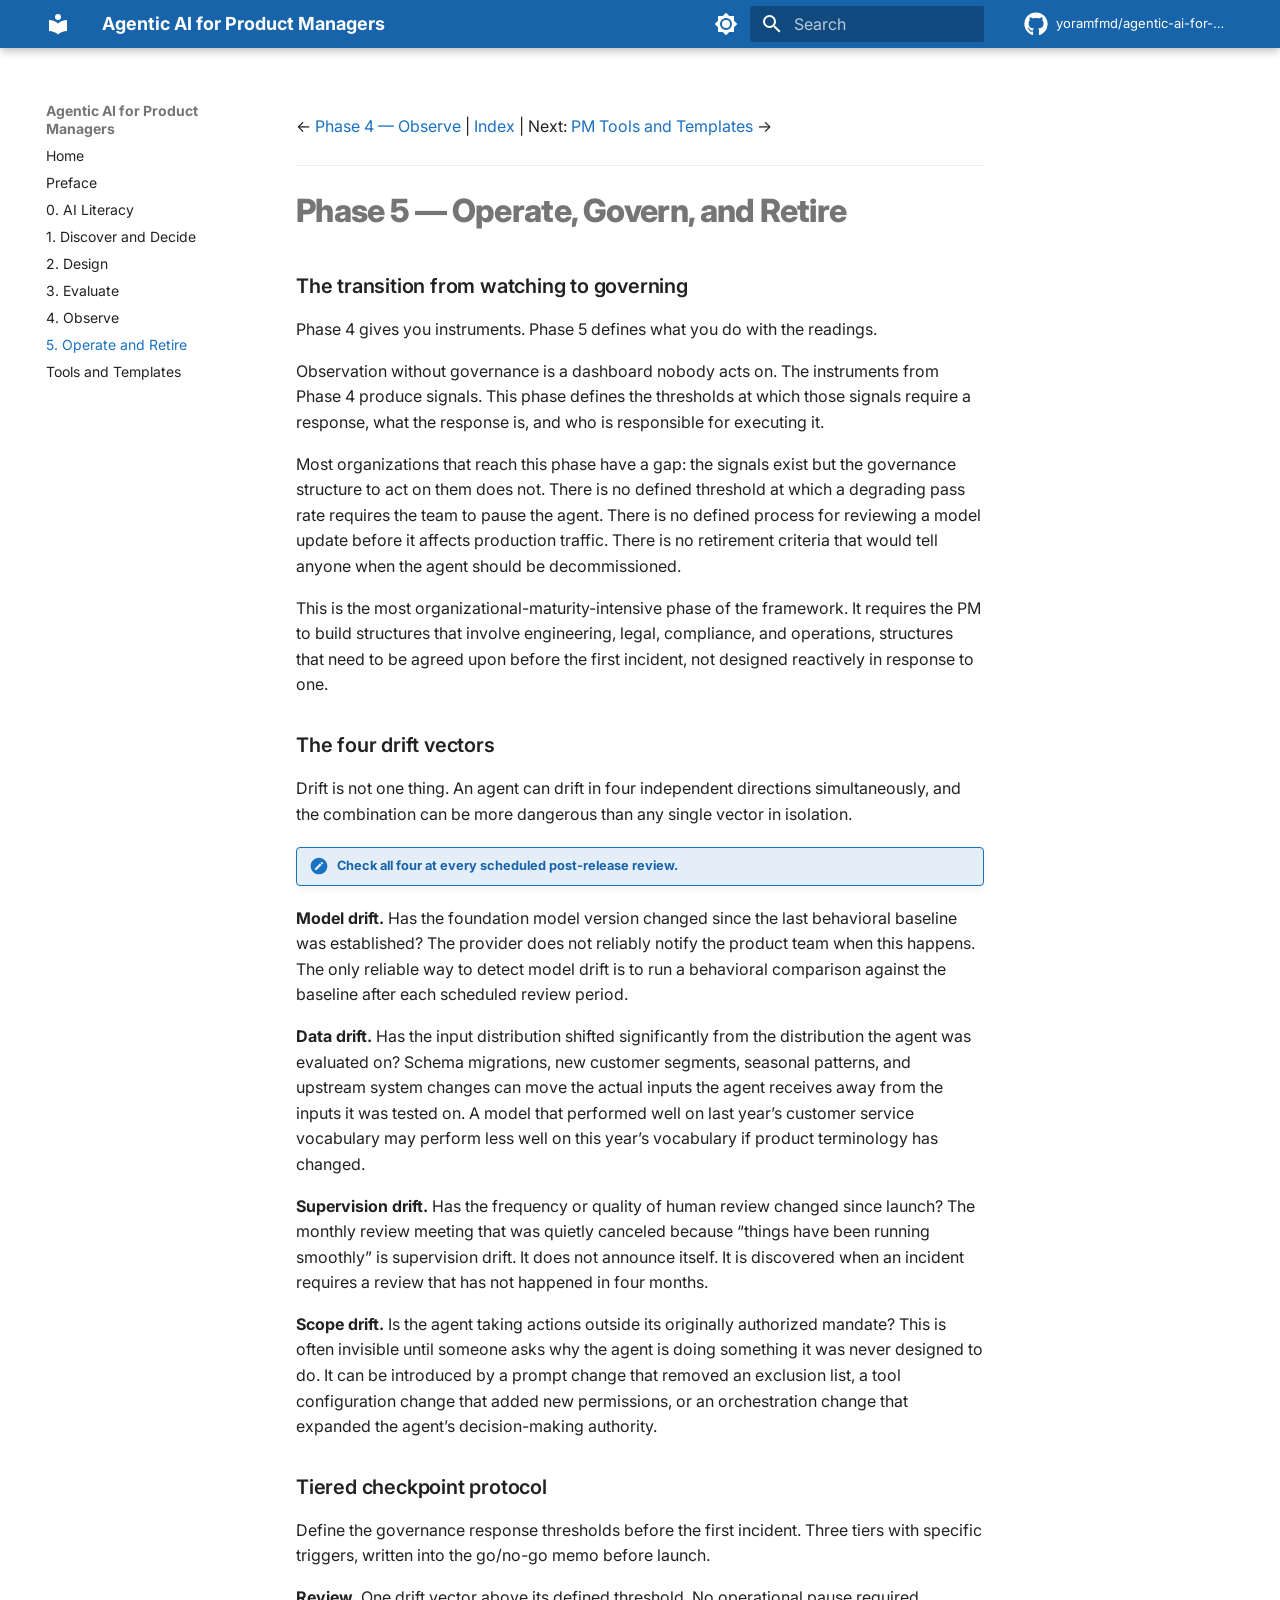
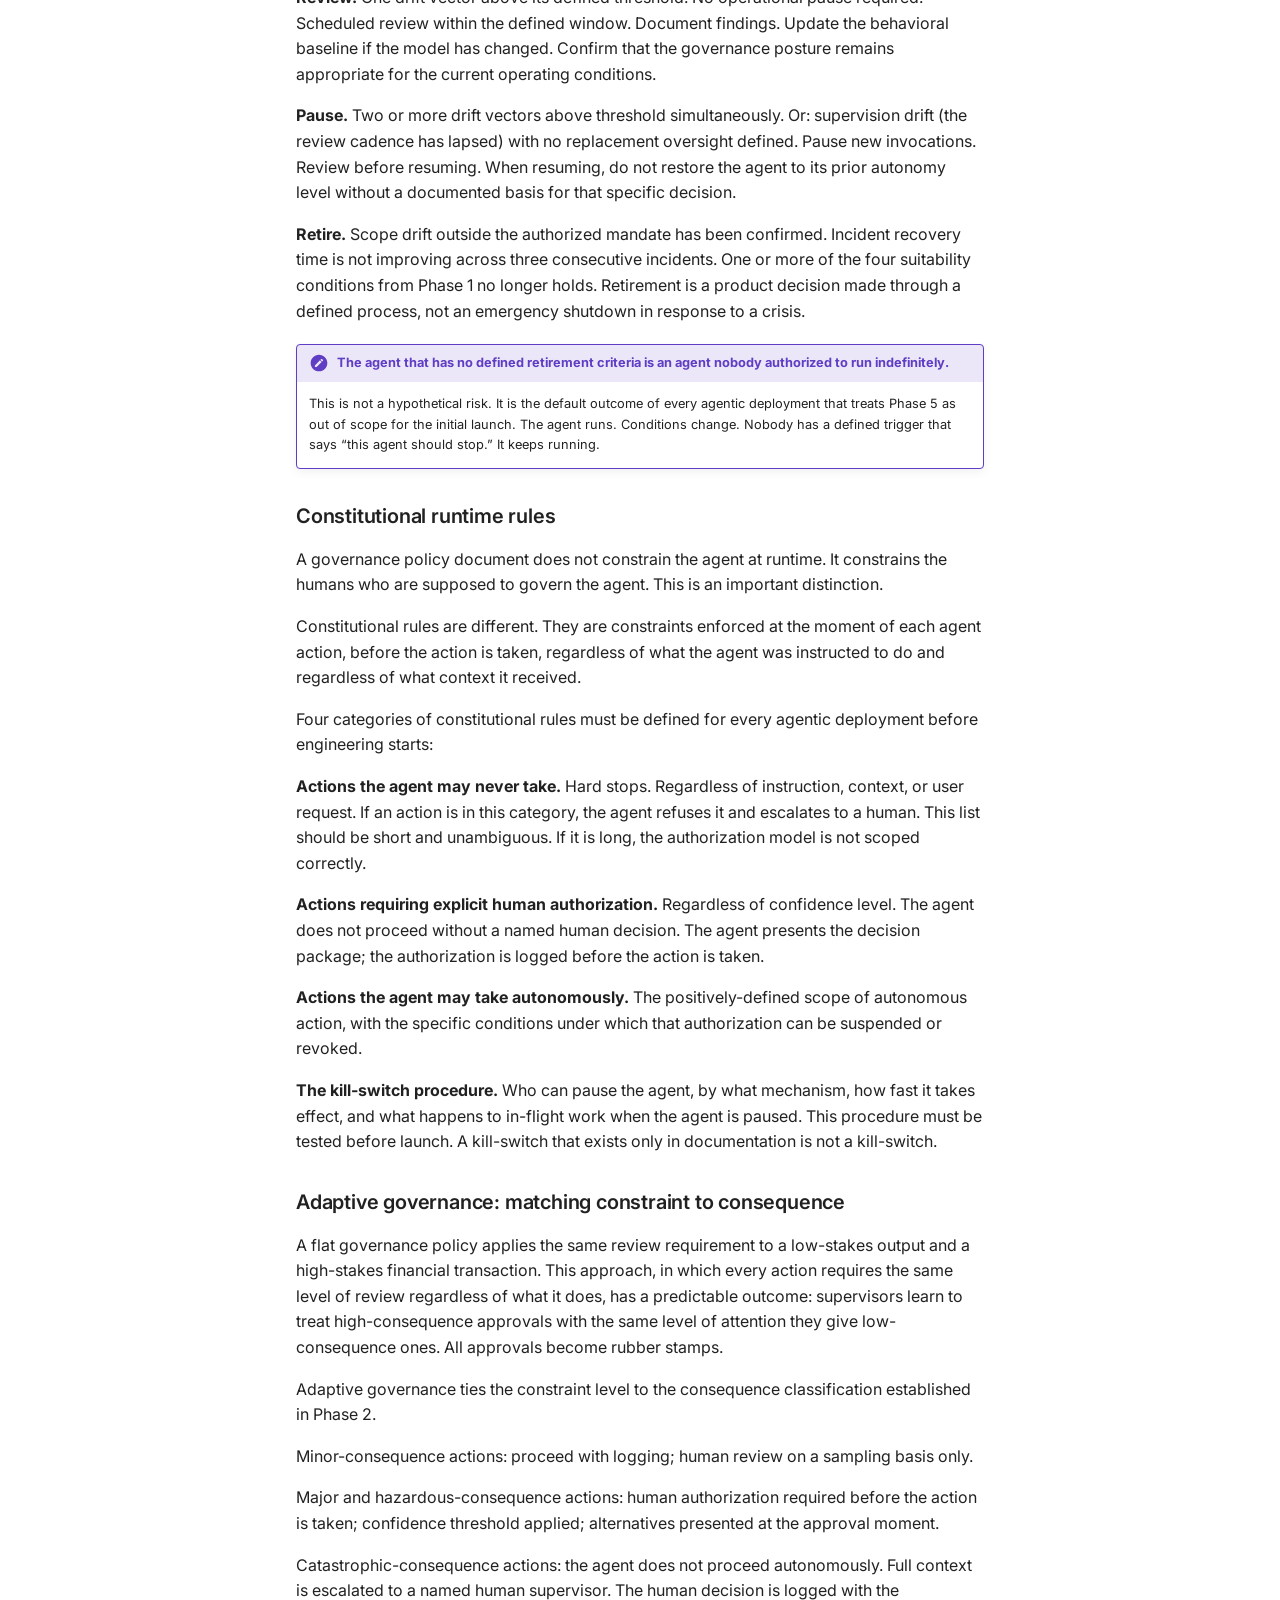
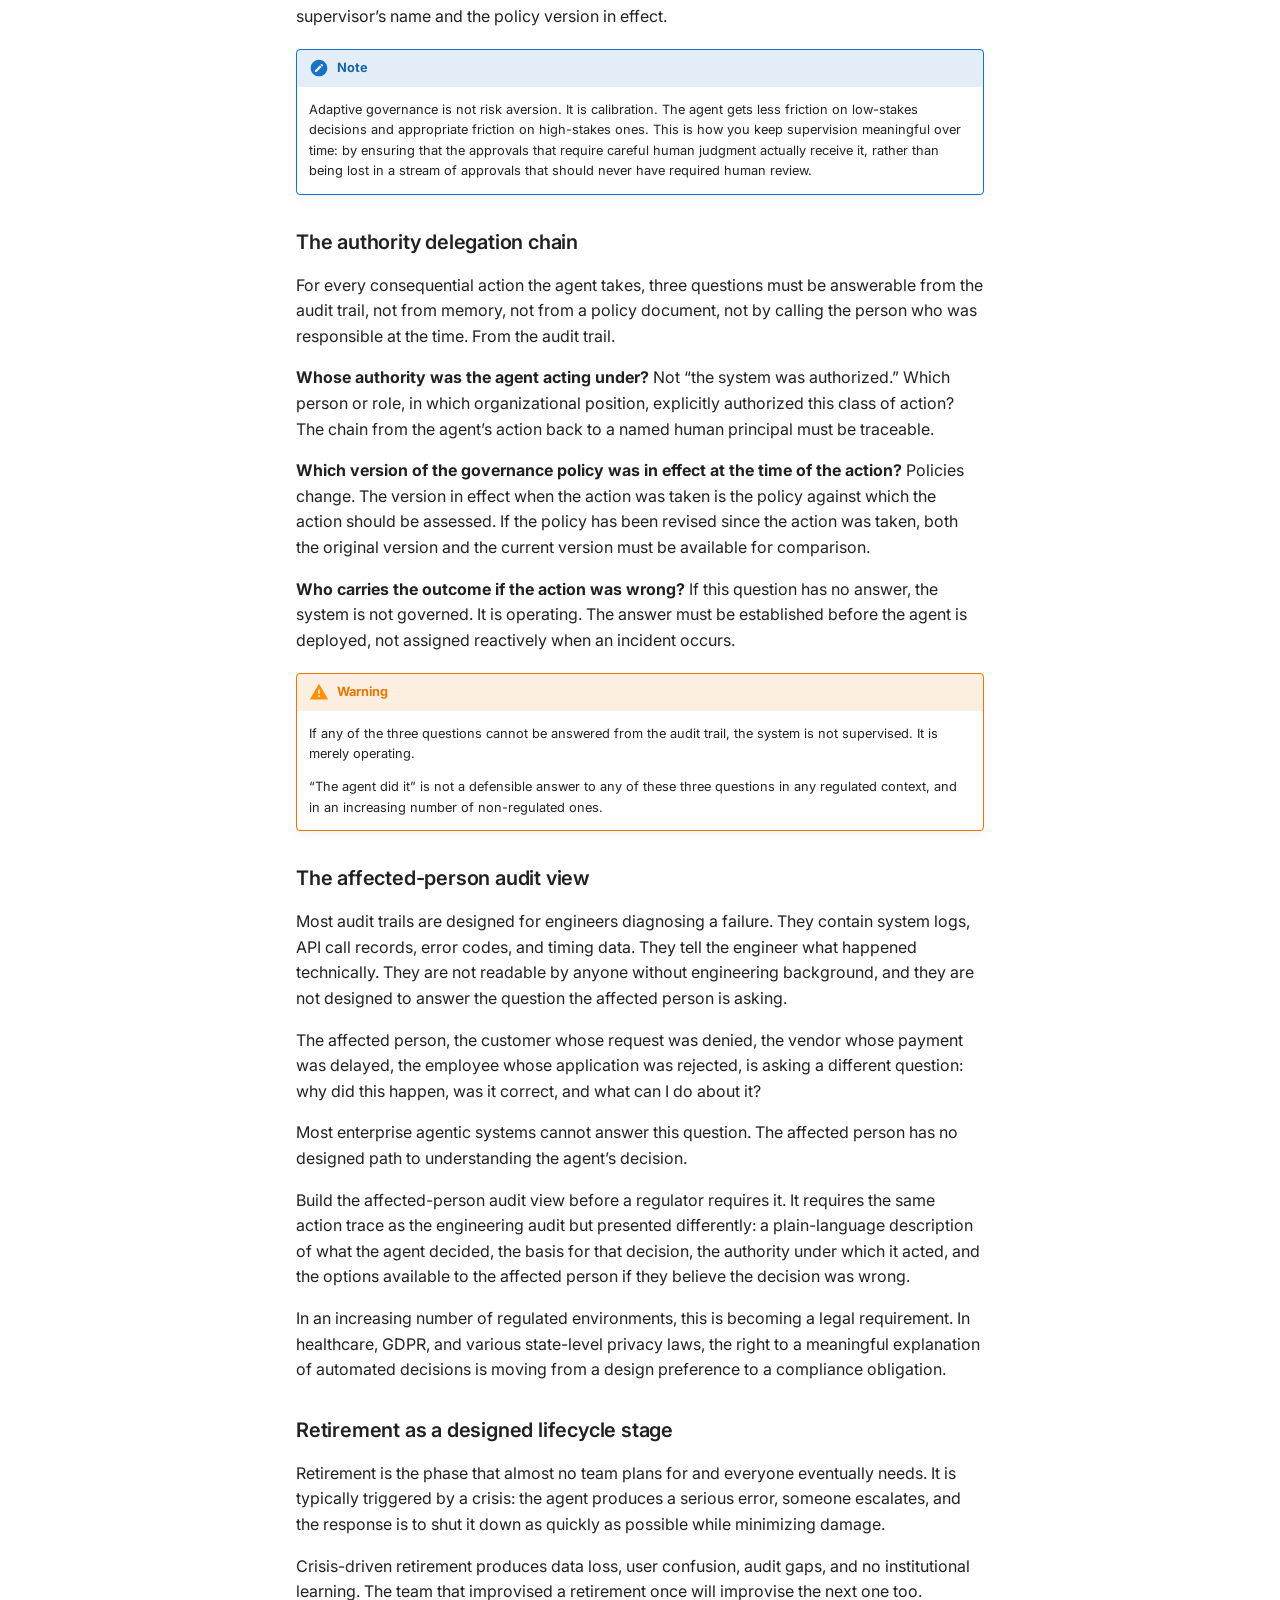
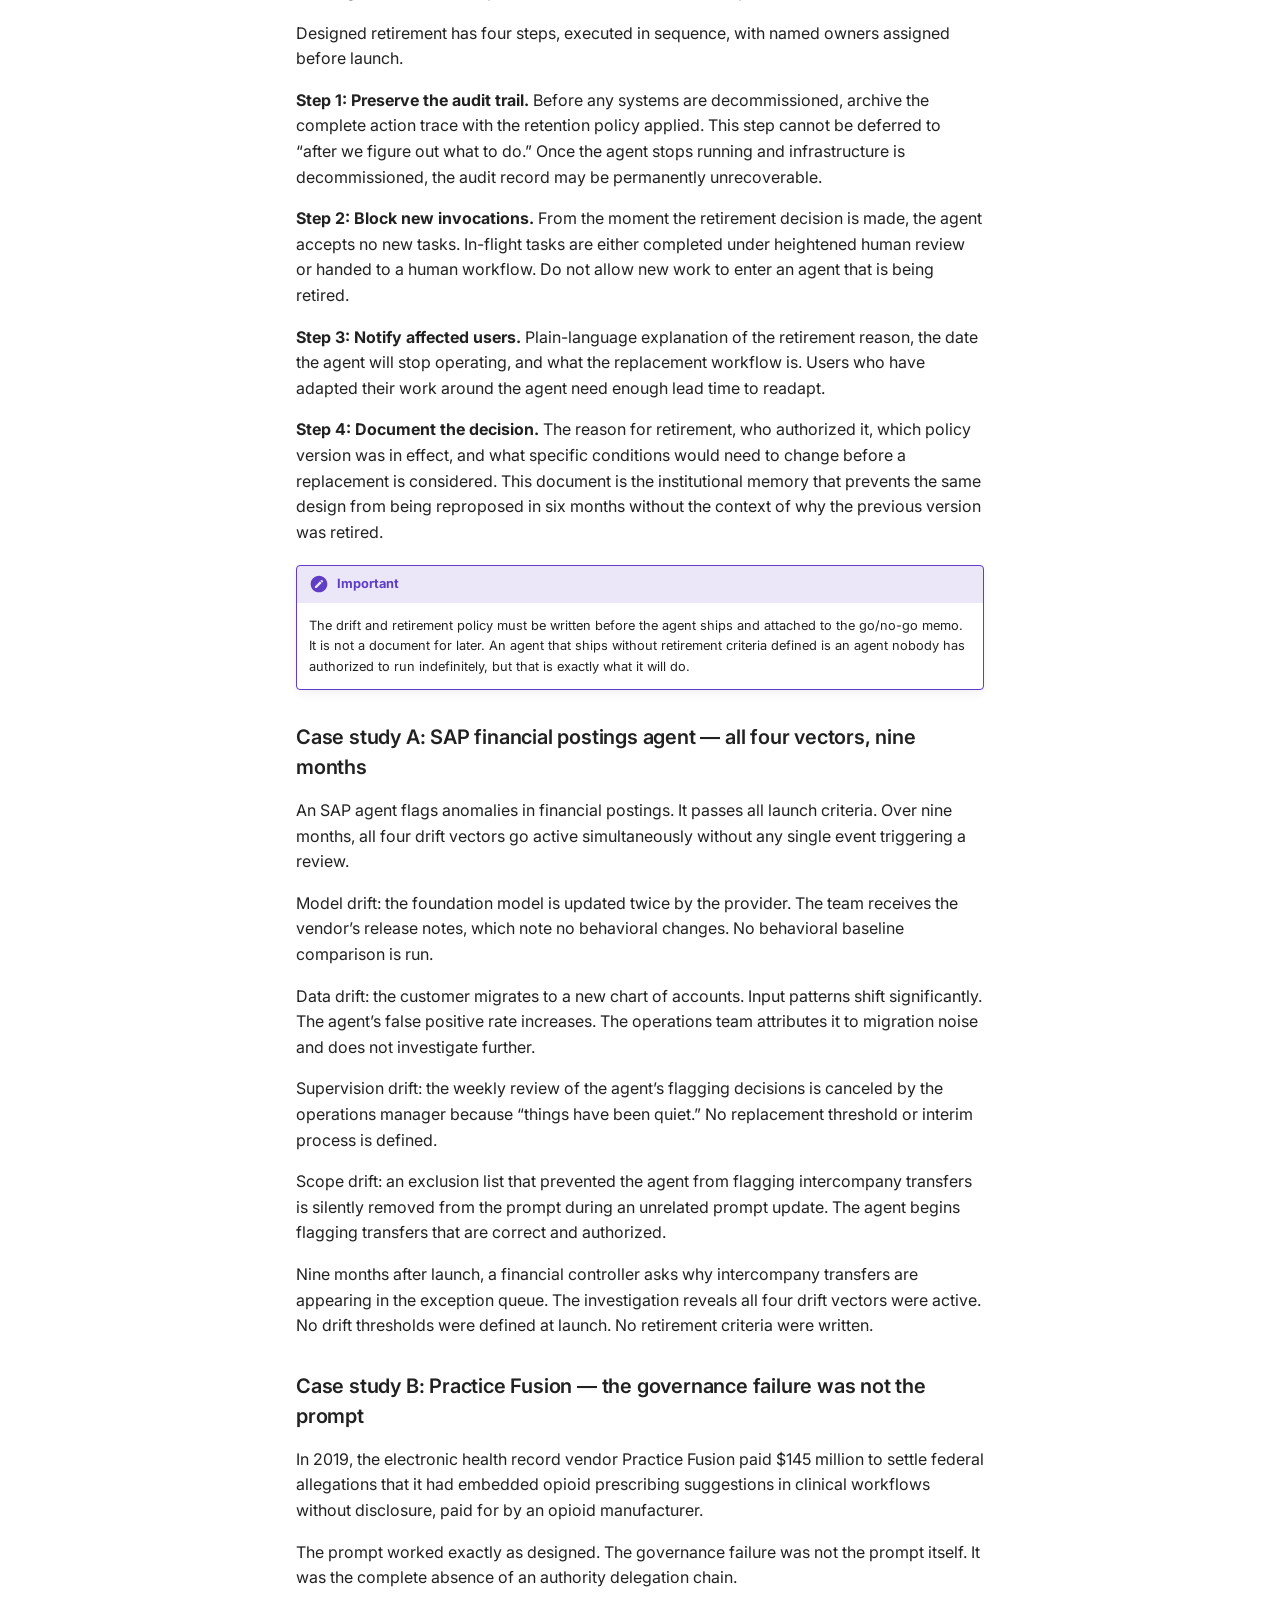
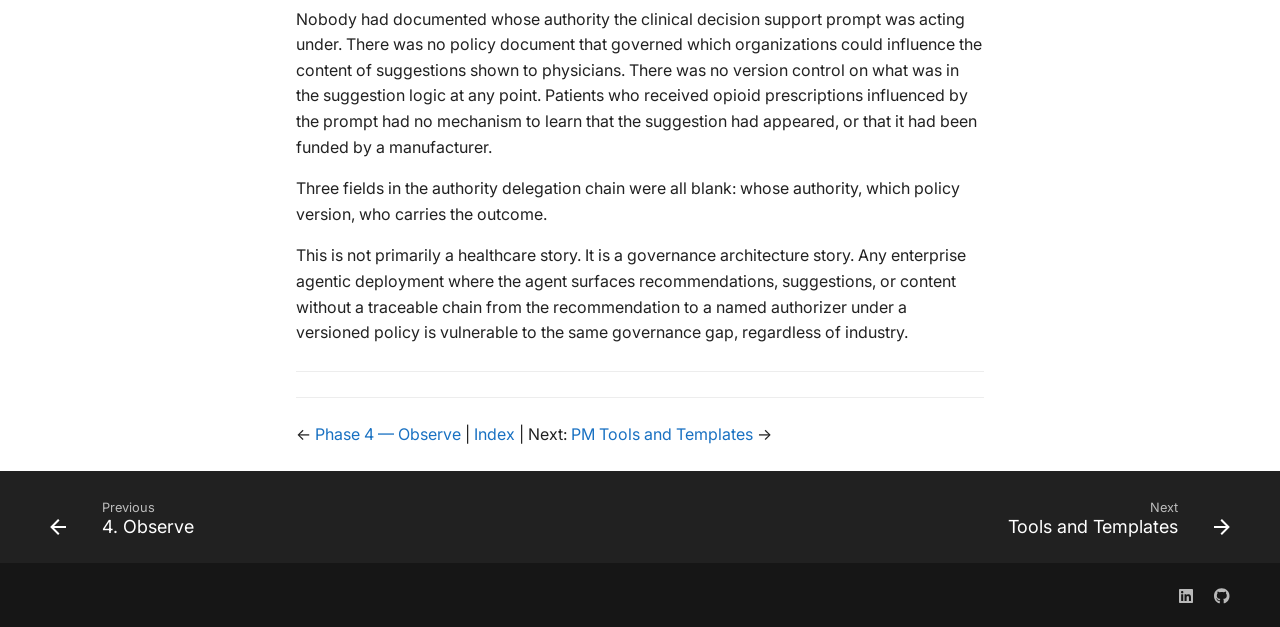
<file: 06-operate-govern-retire/index.html>
<!doctype html>
<html lang="en" class="no-js">
  <head>
    
      <meta charset="utf-8">
      <meta name="viewport" content="width=device-width,initial-scale=1">
      
        <meta name="description" content="A lifecycle framework for building, evaluating, and governing agentic AI systems">
      
      
        <meta name="author" content="Yoram Friedman">
      
      
        <link rel="canonical" href="https://yoramfmd.github.io/agentic-ai-for-pms/06-operate-govern-retire/">
      
      
        <link rel="prev" href="../05-observe/">
      
      
        <link rel="next" href="../07-tools-and-templates/">
      
      
      <link rel="icon" href="../assets/images/favicon.png">
      <meta name="generator" content="mkdocs-1.5.3, mkdocs-material-9.5.18">
    
    
      
        <title>5. Operate and Retire - Agentic AI for Product Managers</title>
      
    
    
      <link rel="stylesheet" href="../assets/stylesheets/main.66ac8b77.min.css">
      
        
        <link rel="stylesheet" href="../assets/stylesheets/palette.06af60db.min.css">
      
      


    
    
      
    
    
      
        
        
        <link rel="preconnect" href="https://fonts.gstatic.com" crossorigin>
        <link rel="stylesheet" href="https://fonts.googleapis.com/css?family=Inter:300,300i,400,400i,700,700i%7CJetBrains+Mono:400,400i,700,700i&display=fallback">
        <style>:root{--md-text-font:"Inter";--md-code-font:"JetBrains Mono"}</style>
      
    
    
      <link rel="stylesheet" href="../stylesheets/extra.css">
    
    <script>__md_scope=new URL("..",location),__md_hash=e=>[...e].reduce((e,_)=>(e<<5)-e+_.charCodeAt(0),0),__md_get=(e,_=localStorage,t=__md_scope)=>JSON.parse(_.getItem(t.pathname+"."+e)),__md_set=(e,_,t=localStorage,a=__md_scope)=>{try{t.setItem(a.pathname+"."+e,JSON.stringify(_))}catch(e){}}</script>
    
      

    
    
    
  </head>
  
  
    
    
      
    
    
    
    
    <body dir="ltr" data-md-color-scheme="default" data-md-color-primary="custom" data-md-color-accent="custom">
  
    
    <input class="md-toggle" data-md-toggle="drawer" type="checkbox" id="__drawer" autocomplete="off">
    <input class="md-toggle" data-md-toggle="search" type="checkbox" id="__search" autocomplete="off">
    <label class="md-overlay" for="__drawer"></label>
    <div data-md-component="skip">
      
        
        <a href="#phase-5-operate-govern-and-retire" class="md-skip">
          Skip to content
        </a>
      
    </div>
    <div data-md-component="announce">
      
    </div>
    
    
      

  

<header class="md-header md-header--shadow" data-md-component="header">
  <nav class="md-header__inner md-grid" aria-label="Header">
    <a href=".." title="Agentic AI for Product Managers" class="md-header__button md-logo" aria-label="Agentic AI for Product Managers" data-md-component="logo">
      
  
  <svg xmlns="http://www.w3.org/2000/svg" viewBox="0 0 24 24"><path d="M12 8a3 3 0 0 0 3-3 3 3 0 0 0-3-3 3 3 0 0 0-3 3 3 3 0 0 0 3 3m0 3.54C9.64 9.35 6.5 8 3 8v11c3.5 0 6.64 1.35 9 3.54 2.36-2.19 5.5-3.54 9-3.54V8c-3.5 0-6.64 1.35-9 3.54Z"/></svg>

    </a>
    <label class="md-header__button md-icon" for="__drawer">
      
      <svg xmlns="http://www.w3.org/2000/svg" viewBox="0 0 24 24"><path d="M3 6h18v2H3V6m0 5h18v2H3v-2m0 5h18v2H3v-2Z"/></svg>
    </label>
    <div class="md-header__title" data-md-component="header-title">
      <div class="md-header__ellipsis">
        <div class="md-header__topic">
          <span class="md-ellipsis">
            Agentic AI for Product Managers
          </span>
        </div>
        <div class="md-header__topic" data-md-component="header-topic">
          <span class="md-ellipsis">
            
              5. Operate and Retire
            
          </span>
        </div>
      </div>
    </div>
    
      
        <form class="md-header__option" data-md-component="palette">
  
    
    
    
    <input class="md-option" data-md-color-media="" data-md-color-scheme="default" data-md-color-primary="custom" data-md-color-accent="custom"  aria-label="Switch to dark mode"  type="radio" name="__palette" id="__palette_0">
    
      <label class="md-header__button md-icon" title="Switch to dark mode" for="__palette_1" hidden>
        <svg xmlns="http://www.w3.org/2000/svg" viewBox="0 0 24 24"><path d="M12 8a4 4 0 0 0-4 4 4 4 0 0 0 4 4 4 4 0 0 0 4-4 4 4 0 0 0-4-4m0 10a6 6 0 0 1-6-6 6 6 0 0 1 6-6 6 6 0 0 1 6 6 6 6 0 0 1-6 6m8-9.31V4h-4.69L12 .69 8.69 4H4v4.69L.69 12 4 15.31V20h4.69L12 23.31 15.31 20H20v-4.69L23.31 12 20 8.69Z"/></svg>
      </label>
    
  
    
    
    
    <input class="md-option" data-md-color-media="" data-md-color-scheme="slate" data-md-color-primary="custom" data-md-color-accent="custom"  aria-label="Switch to light mode"  type="radio" name="__palette" id="__palette_1">
    
      <label class="md-header__button md-icon" title="Switch to light mode" for="__palette_0" hidden>
        <svg xmlns="http://www.w3.org/2000/svg" viewBox="0 0 24 24"><path d="M12 18c-.89 0-1.74-.2-2.5-.55C11.56 16.5 13 14.42 13 12c0-2.42-1.44-4.5-3.5-5.45C10.26 6.2 11.11 6 12 6a6 6 0 0 1 6 6 6 6 0 0 1-6 6m8-9.31V4h-4.69L12 .69 8.69 4H4v4.69L.69 12 4 15.31V20h4.69L12 23.31 15.31 20H20v-4.69L23.31 12 20 8.69Z"/></svg>
      </label>
    
  
</form>
      
    
    
      <script>var media,input,key,value,palette=__md_get("__palette");if(palette&&palette.color){"(prefers-color-scheme)"===palette.color.media&&(media=matchMedia("(prefers-color-scheme: light)"),input=document.querySelector(media.matches?"[data-md-color-media='(prefers-color-scheme: light)']":"[data-md-color-media='(prefers-color-scheme: dark)']"),palette.color.media=input.getAttribute("data-md-color-media"),palette.color.scheme=input.getAttribute("data-md-color-scheme"),palette.color.primary=input.getAttribute("data-md-color-primary"),palette.color.accent=input.getAttribute("data-md-color-accent"));for([key,value]of Object.entries(palette.color))document.body.setAttribute("data-md-color-"+key,value)}</script>
    
    
    
      <label class="md-header__button md-icon" for="__search">
        
        <svg xmlns="http://www.w3.org/2000/svg" viewBox="0 0 24 24"><path d="M9.5 3A6.5 6.5 0 0 1 16 9.5c0 1.61-.59 3.09-1.56 4.23l.27.27h.79l5 5-1.5 1.5-5-5v-.79l-.27-.27A6.516 6.516 0 0 1 9.5 16 6.5 6.5 0 0 1 3 9.5 6.5 6.5 0 0 1 9.5 3m0 2C7 5 5 7 5 9.5S7 14 9.5 14 14 12 14 9.5 12 5 9.5 5Z"/></svg>
      </label>
      <div class="md-search" data-md-component="search" role="dialog">
  <label class="md-search__overlay" for="__search"></label>
  <div class="md-search__inner" role="search">
    <form class="md-search__form" name="search">
      <input type="text" class="md-search__input" name="query" aria-label="Search" placeholder="Search" autocapitalize="off" autocorrect="off" autocomplete="off" spellcheck="false" data-md-component="search-query" required>
      <label class="md-search__icon md-icon" for="__search">
        
        <svg xmlns="http://www.w3.org/2000/svg" viewBox="0 0 24 24"><path d="M9.5 3A6.5 6.5 0 0 1 16 9.5c0 1.61-.59 3.09-1.56 4.23l.27.27h.79l5 5-1.5 1.5-5-5v-.79l-.27-.27A6.516 6.516 0 0 1 9.5 16 6.5 6.5 0 0 1 3 9.5 6.5 6.5 0 0 1 9.5 3m0 2C7 5 5 7 5 9.5S7 14 9.5 14 14 12 14 9.5 12 5 9.5 5Z"/></svg>
        
        <svg xmlns="http://www.w3.org/2000/svg" viewBox="0 0 24 24"><path d="M20 11v2H8l5.5 5.5-1.42 1.42L4.16 12l7.92-7.92L13.5 5.5 8 11h12Z"/></svg>
      </label>
      <nav class="md-search__options" aria-label="Search">
        
        <button type="reset" class="md-search__icon md-icon" title="Clear" aria-label="Clear" tabindex="-1">
          
          <svg xmlns="http://www.w3.org/2000/svg" viewBox="0 0 24 24"><path d="M19 6.41 17.59 5 12 10.59 6.41 5 5 6.41 10.59 12 5 17.59 6.41 19 12 13.41 17.59 19 19 17.59 13.41 12 19 6.41Z"/></svg>
        </button>
      </nav>
      
        <div class="md-search__suggest" data-md-component="search-suggest"></div>
      
    </form>
    <div class="md-search__output">
      <div class="md-search__scrollwrap" data-md-scrollfix>
        <div class="md-search-result" data-md-component="search-result">
          <div class="md-search-result__meta">
            Initializing search
          </div>
          <ol class="md-search-result__list" role="presentation"></ol>
        </div>
      </div>
    </div>
  </div>
</div>
    
    
      <div class="md-header__source">
        <a href="https://github.com/yoramfmd/agentic-ai-for-pms" title="Go to repository" class="md-source" data-md-component="source">
  <div class="md-source__icon md-icon">
    
    <svg xmlns="http://www.w3.org/2000/svg" viewBox="0 0 496 512"><!--! Font Awesome Free 6.5.2 by @fontawesome - https://fontawesome.com License - https://fontawesome.com/license/free (Icons: CC BY 4.0, Fonts: SIL OFL 1.1, Code: MIT License) Copyright 2024 Fonticons, Inc.--><path d="M165.9 397.4c0 2-2.3 3.6-5.2 3.6-3.3.3-5.6-1.3-5.6-3.6 0-2 2.3-3.6 5.2-3.6 3-.3 5.6 1.3 5.6 3.6zm-31.1-4.5c-.7 2 1.3 4.3 4.3 4.9 2.6 1 5.6 0 6.2-2s-1.3-4.3-4.3-5.2c-2.6-.7-5.5.3-6.2 2.3zm44.2-1.7c-2.9.7-4.9 2.6-4.6 4.9.3 2 2.9 3.3 5.9 2.6 2.9-.7 4.9-2.6 4.6-4.6-.3-1.9-3-3.2-5.9-2.9zM244.8 8C106.1 8 0 113.3 0 252c0 110.9 69.8 205.8 169.5 239.2 12.8 2.3 17.3-5.6 17.3-12.1 0-6.2-.3-40.4-.3-61.4 0 0-70 15-84.7-29.8 0 0-11.4-29.1-27.8-36.6 0 0-22.9-15.7 1.6-15.4 0 0 24.9 2 38.6 25.8 21.9 38.6 58.6 27.5 72.9 20.9 2.3-16 8.8-27.1 16-33.7-55.9-6.2-112.3-14.3-112.3-110.5 0-27.5 7.6-41.3 23.6-58.9-2.6-6.5-11.1-33.3 2.6-67.9 20.9-6.5 69 27 69 27 20-5.6 41.5-8.5 62.8-8.5s42.8 2.9 62.8 8.5c0 0 48.1-33.6 69-27 13.7 34.7 5.2 61.4 2.6 67.9 16 17.7 25.8 31.5 25.8 58.9 0 96.5-58.9 104.2-114.8 110.5 9.2 7.9 17 22.9 17 46.4 0 33.7-.3 75.4-.3 83.6 0 6.5 4.6 14.4 17.3 12.1C428.2 457.8 496 362.9 496 252 496 113.3 383.5 8 244.8 8zM97.2 352.9c-1.3 1-1 3.3.7 5.2 1.6 1.6 3.9 2.3 5.2 1 1.3-1 1-3.3-.7-5.2-1.6-1.6-3.9-2.3-5.2-1zm-10.8-8.1c-.7 1.3.3 2.9 2.3 3.9 1.6 1 3.6.7 4.3-.7.7-1.3-.3-2.9-2.3-3.9-2-.6-3.6-.3-4.3.7zm32.4 35.6c-1.6 1.3-1 4.3 1.3 6.2 2.3 2.3 5.2 2.6 6.5 1 1.3-1.3.7-4.3-1.3-6.2-2.2-2.3-5.2-2.6-6.5-1zm-11.4-14.7c-1.6 1-1.6 3.6 0 5.9 1.6 2.3 4.3 3.3 5.6 2.3 1.6-1.3 1.6-3.9 0-6.2-1.4-2.3-4-3.3-5.6-2z"/></svg>
  </div>
  <div class="md-source__repository">
    yoramfmd/agentic-ai-for-pms
  </div>
</a>
      </div>
    
  </nav>
  
</header>
    
    <div class="md-container" data-md-component="container">
      
      
        
          
        
      
      <main class="md-main" data-md-component="main">
        <div class="md-main__inner md-grid">
          
            
              
              <div class="md-sidebar md-sidebar--primary" data-md-component="sidebar" data-md-type="navigation" >
                <div class="md-sidebar__scrollwrap">
                  <div class="md-sidebar__inner">
                    



<nav class="md-nav md-nav--primary" aria-label="Navigation" data-md-level="0">
  <label class="md-nav__title" for="__drawer">
    <a href=".." title="Agentic AI for Product Managers" class="md-nav__button md-logo" aria-label="Agentic AI for Product Managers" data-md-component="logo">
      
  
  <svg xmlns="http://www.w3.org/2000/svg" viewBox="0 0 24 24"><path d="M12 8a3 3 0 0 0 3-3 3 3 0 0 0-3-3 3 3 0 0 0-3 3 3 3 0 0 0 3 3m0 3.54C9.64 9.35 6.5 8 3 8v11c3.5 0 6.64 1.35 9 3.54 2.36-2.19 5.5-3.54 9-3.54V8c-3.5 0-6.64 1.35-9 3.54Z"/></svg>

    </a>
    Agentic AI for Product Managers
  </label>
  
    <div class="md-nav__source">
      <a href="https://github.com/yoramfmd/agentic-ai-for-pms" title="Go to repository" class="md-source" data-md-component="source">
  <div class="md-source__icon md-icon">
    
    <svg xmlns="http://www.w3.org/2000/svg" viewBox="0 0 496 512"><!--! Font Awesome Free 6.5.2 by @fontawesome - https://fontawesome.com License - https://fontawesome.com/license/free (Icons: CC BY 4.0, Fonts: SIL OFL 1.1, Code: MIT License) Copyright 2024 Fonticons, Inc.--><path d="M165.9 397.4c0 2-2.3 3.6-5.2 3.6-3.3.3-5.6-1.3-5.6-3.6 0-2 2.3-3.6 5.2-3.6 3-.3 5.6 1.3 5.6 3.6zm-31.1-4.5c-.7 2 1.3 4.3 4.3 4.9 2.6 1 5.6 0 6.2-2s-1.3-4.3-4.3-5.2c-2.6-.7-5.5.3-6.2 2.3zm44.2-1.7c-2.9.7-4.9 2.6-4.6 4.9.3 2 2.9 3.3 5.9 2.6 2.9-.7 4.9-2.6 4.6-4.6-.3-1.9-3-3.2-5.9-2.9zM244.8 8C106.1 8 0 113.3 0 252c0 110.9 69.8 205.8 169.5 239.2 12.8 2.3 17.3-5.6 17.3-12.1 0-6.2-.3-40.4-.3-61.4 0 0-70 15-84.7-29.8 0 0-11.4-29.1-27.8-36.6 0 0-22.9-15.7 1.6-15.4 0 0 24.9 2 38.6 25.8 21.9 38.6 58.6 27.5 72.9 20.9 2.3-16 8.8-27.1 16-33.7-55.9-6.2-112.3-14.3-112.3-110.5 0-27.5 7.6-41.3 23.6-58.9-2.6-6.5-11.1-33.3 2.6-67.9 20.9-6.5 69 27 69 27 20-5.6 41.5-8.5 62.8-8.5s42.8 2.9 62.8 8.5c0 0 48.1-33.6 69-27 13.7 34.7 5.2 61.4 2.6 67.9 16 17.7 25.8 31.5 25.8 58.9 0 96.5-58.9 104.2-114.8 110.5 9.2 7.9 17 22.9 17 46.4 0 33.7-.3 75.4-.3 83.6 0 6.5 4.6 14.4 17.3 12.1C428.2 457.8 496 362.9 496 252 496 113.3 383.5 8 244.8 8zM97.2 352.9c-1.3 1-1 3.3.7 5.2 1.6 1.6 3.9 2.3 5.2 1 1.3-1 1-3.3-.7-5.2-1.6-1.6-3.9-2.3-5.2-1zm-10.8-8.1c-.7 1.3.3 2.9 2.3 3.9 1.6 1 3.6.7 4.3-.7.7-1.3-.3-2.9-2.3-3.9-2-.6-3.6-.3-4.3.7zm32.4 35.6c-1.6 1.3-1 4.3 1.3 6.2 2.3 2.3 5.2 2.6 6.5 1 1.3-1.3.7-4.3-1.3-6.2-2.2-2.3-5.2-2.6-6.5-1zm-11.4-14.7c-1.6 1-1.6 3.6 0 5.9 1.6 2.3 4.3 3.3 5.6 2.3 1.6-1.3 1.6-3.9 0-6.2-1.4-2.3-4-3.3-5.6-2z"/></svg>
  </div>
  <div class="md-source__repository">
    yoramfmd/agentic-ai-for-pms
  </div>
</a>
    </div>
  
  <ul class="md-nav__list" data-md-scrollfix>
    
      
      
  
  
  
  
    <li class="md-nav__item">
      <a href=".." class="md-nav__link">
        
  
  <span class="md-ellipsis">
    Home
  </span>
  

      </a>
    </li>
  

    
      
      
  
  
  
  
    <li class="md-nav__item">
      <a href="../00-preface/" class="md-nav__link">
        
  
  <span class="md-ellipsis">
    Preface
  </span>
  

      </a>
    </li>
  

    
      
      
  
  
  
  
    <li class="md-nav__item">
      <a href="../01-ai-literacy/" class="md-nav__link">
        
  
  <span class="md-ellipsis">
    0. AI Literacy
  </span>
  

      </a>
    </li>
  

    
      
      
  
  
  
  
    <li class="md-nav__item">
      <a href="../02-discover-and-decide/" class="md-nav__link">
        
  
  <span class="md-ellipsis">
    1. Discover and Decide
  </span>
  

      </a>
    </li>
  

    
      
      
  
  
  
  
    <li class="md-nav__item">
      <a href="../03-design/" class="md-nav__link">
        
  
  <span class="md-ellipsis">
    2. Design
  </span>
  

      </a>
    </li>
  

    
      
      
  
  
  
  
    <li class="md-nav__item">
      <a href="../04-evaluate/" class="md-nav__link">
        
  
  <span class="md-ellipsis">
    3. Evaluate
  </span>
  

      </a>
    </li>
  

    
      
      
  
  
  
  
    <li class="md-nav__item">
      <a href="../05-observe/" class="md-nav__link">
        
  
  <span class="md-ellipsis">
    4. Observe
  </span>
  

      </a>
    </li>
  

    
      
      
  
  
    
  
  
  
    <li class="md-nav__item md-nav__item--active">
      
      <input class="md-nav__toggle md-toggle" type="checkbox" id="__toc">
      
      
        
      
      
      <a href="./" class="md-nav__link md-nav__link--active">
        
  
  <span class="md-ellipsis">
    5. Operate and Retire
  </span>
  

      </a>
      
    </li>
  

    
      
      
  
  
  
  
    <li class="md-nav__item">
      <a href="../07-tools-and-templates/" class="md-nav__link">
        
  
  <span class="md-ellipsis">
    Tools and Templates
  </span>
  

      </a>
    </li>
  

    
  </ul>
</nav>
                  </div>
                </div>
              </div>
            
            
              
              <div class="md-sidebar md-sidebar--secondary" data-md-component="sidebar" data-md-type="toc" >
                <div class="md-sidebar__scrollwrap">
                  <div class="md-sidebar__inner">
                    

<nav class="md-nav md-nav--secondary" aria-label="Table of contents">
  
  
  
    
  
  
</nav>
                  </div>
                </div>
              </div>
            
          
          
            <div class="md-content" data-md-component="content">
              <article class="md-content__inner md-typeset">
                
                  

  
  


<p>← <a href="../05-observe/">Phase 4 — Observe</a> | <a href="README.md">Index</a> | Next: <a href="../07-tools-and-templates/">PM Tools and Templates</a> →</p>
<hr />
<h1 id="phase-5-operate-govern-and-retire">Phase 5 — Operate, Govern, and Retire<a class="headerlink" href="#phase-5-operate-govern-and-retire" title="Permanent link">&para;</a></h1>
<h3 id="the-transition-from-watching-to-governing">The transition from watching to governing<a class="headerlink" href="#the-transition-from-watching-to-governing" title="Permanent link">&para;</a></h3>
<p>Phase 4 gives you instruments. Phase 5 defines what you do with the readings.</p>
<p>Observation without governance is a dashboard nobody acts on. The instruments from Phase 4 produce signals. This phase defines the thresholds at which those signals require a response, what the response is, and who is responsible for executing it.</p>
<p>Most organizations that reach this phase have a gap: the signals exist but the governance structure to act on them does not. There is no defined threshold at which a degrading pass rate requires the team to pause the agent. There is no defined process for reviewing a model update before it affects production traffic. There is no retirement criteria that would tell anyone when the agent should be decommissioned.</p>
<p>This is the most organizational-maturity-intensive phase of the framework. It requires the PM to build structures that involve engineering, legal, compliance, and operations, structures that need to be agreed upon before the first incident, not designed reactively in response to one.</p>
<h3 id="the-four-drift-vectors">The four drift vectors<a class="headerlink" href="#the-four-drift-vectors" title="Permanent link">&para;</a></h3>
<p>Drift is not one thing. An agent can drift in four independent directions simultaneously, and the combination can be more dangerous than any single vector in isolation.</p>
<div class="admonition note">
<p class="admonition-title">Check all four at every scheduled post-release review.</p>
</div>
<p><strong>Model drift.</strong> Has the foundation model version changed since the last behavioral baseline was established? The provider does not reliably notify the product team when this happens. The only reliable way to detect model drift is to run a behavioral comparison against the baseline after each scheduled review period.</p>
<p><strong>Data drift.</strong> Has the input distribution shifted significantly from the distribution the agent was evaluated on? Schema migrations, new customer segments, seasonal patterns, and upstream system changes can move the actual inputs the agent receives away from the inputs it was tested on. A model that performed well on last year’s customer service vocabulary may perform less well on this year’s vocabulary if product terminology has changed.</p>
<p><strong>Supervision drift.</strong> Has the frequency or quality of human review changed since launch? The monthly review meeting that was quietly canceled because “things have been running smoothly” is supervision drift. It does not announce itself. It is discovered when an incident requires a review that has not happened in four months.</p>
<p><strong>Scope drift.</strong> Is the agent taking actions outside its originally authorized mandate? This is often invisible until someone asks why the agent is doing something it was never designed to do. It can be introduced by a prompt change that removed an exclusion list, a tool configuration change that added new permissions, or an orchestration change that expanded the agent’s decision-making authority.</p>
<h3 id="tiered-checkpoint-protocol">Tiered checkpoint protocol<a class="headerlink" href="#tiered-checkpoint-protocol" title="Permanent link">&para;</a></h3>
<p>Define the governance response thresholds before the first incident. Three tiers with specific triggers, written into the go/no-go memo before launch.</p>
<p><strong>Review.</strong> One drift vector above its defined threshold. No operational pause required. Scheduled review within the defined window. Document findings. Update the behavioral baseline if the model has changed. Confirm that the governance posture remains appropriate for the current operating conditions.</p>
<p><strong>Pause.</strong> Two or more drift vectors above threshold simultaneously. Or: supervision drift (the review cadence has lapsed) with no replacement oversight defined. Pause new invocations. Review before resuming. When resuming, do not restore the agent to its prior autonomy level without a documented basis for that specific decision.</p>
<p><strong>Retire.</strong> Scope drift outside the authorized mandate has been confirmed. Incident recovery time is not improving across three consecutive incidents. One or more of the four suitability conditions from Phase 1 no longer holds. Retirement is a product decision made through a defined process, not an emergency shutdown in response to a crisis.</p>
<div class="admonition important">
<p class="admonition-title">The agent that has no defined retirement criteria is an agent nobody authorized to run indefinitely.</p>
<p>This is not a hypothetical risk. It is the default outcome of every agentic deployment that treats Phase 5 as out of scope for the initial launch. The agent runs. Conditions change. Nobody has a defined trigger that says “this agent should stop.” It keeps running.</p>
</div>
<h3 id="constitutional-runtime-rules">Constitutional runtime rules<a class="headerlink" href="#constitutional-runtime-rules" title="Permanent link">&para;</a></h3>
<p>A governance policy document does not constrain the agent at runtime. It constrains the humans who are supposed to govern the agent. This is an important distinction.</p>
<p>Constitutional rules are different. They are constraints enforced at the moment of each agent action, before the action is taken, regardless of what the agent was instructed to do and regardless of what context it received.</p>
<p>Four categories of constitutional rules must be defined for every agentic deployment before engineering starts:</p>
<p><strong>Actions the agent may never take.</strong> Hard stops. Regardless of instruction, context, or user request. If an action is in this category, the agent refuses it and escalates to a human. This list should be short and unambiguous. If it is long, the authorization model is not scoped correctly.</p>
<p><strong>Actions requiring explicit human authorization.</strong> Regardless of confidence level. The agent does not proceed without a named human decision. The agent presents the decision package; the authorization is logged before the action is taken.</p>
<p><strong>Actions the agent may take autonomously.</strong> The positively-defined scope of autonomous action, with the specific conditions under which that authorization can be suspended or revoked.</p>
<p><strong>The kill-switch procedure.</strong> Who can pause the agent, by what mechanism, how fast it takes effect, and what happens to in-flight work when the agent is paused. This procedure must be tested before launch. A kill-switch that exists only in documentation is not a kill-switch.</p>
<h3 id="adaptive-governance-matching-constraint-to-consequence">Adaptive governance: matching constraint to consequence<a class="headerlink" href="#adaptive-governance-matching-constraint-to-consequence" title="Permanent link">&para;</a></h3>
<p>A flat governance policy applies the same review requirement to a low-stakes output and a high-stakes financial transaction. This approach, in which every action requires the same level of review regardless of what it does, has a predictable outcome: supervisors learn to treat high-consequence approvals with the same level of attention they give low-consequence ones. All approvals become rubber stamps.</p>
<p>Adaptive governance ties the constraint level to the consequence classification established in Phase 2.</p>
<p>Minor-consequence actions: proceed with logging; human review on a sampling basis only.</p>
<p>Major and hazardous-consequence actions: human authorization required before the action is taken; confidence threshold applied; alternatives presented at the approval moment.</p>
<p>Catastrophic-consequence actions: the agent does not proceed autonomously. Full context is escalated to a named human supervisor. The human decision is logged with the supervisor’s name and the policy version in effect.</p>
<div class="admonition note">
<p class="admonition-title">Note</p>
<p>Adaptive governance is not risk aversion. It is calibration. The agent gets less friction on low-stakes decisions and appropriate friction on high-stakes ones. This is how you keep supervision meaningful over time: by ensuring that the approvals that require careful human judgment actually receive it, rather than being lost in a stream of approvals that should never have required human review.</p>
</div>
<h3 id="the-authority-delegation-chain">The authority delegation chain<a class="headerlink" href="#the-authority-delegation-chain" title="Permanent link">&para;</a></h3>
<p>For every consequential action the agent takes, three questions must be answerable from the audit trail, not from memory, not from a policy document, not by calling the person who was responsible at the time. From the audit trail.</p>
<p><strong>Whose authority was the agent acting under?</strong> Not “the system was authorized.” Which person or role, in which organizational position, explicitly authorized this class of action? The chain from the agent’s action back to a named human principal must be traceable.</p>
<p><strong>Which version of the governance policy was in effect at the time of the action?</strong> Policies change. The version in effect when the action was taken is the policy against which the action should be assessed. If the policy has been revised since the action was taken, both the original version and the current version must be available for comparison.</p>
<p><strong>Who carries the outcome if the action was wrong?</strong> If this question has no answer, the system is not governed. It is operating. The answer must be established before the agent is deployed, not assigned reactively when an incident occurs.</p>
<div class="admonition warning">
<p class="admonition-title">Warning</p>
<p>If any of the three questions cannot be answered from the audit trail, the system is not supervised. It is merely operating.</p>
<p>“The agent did it” is not a defensible answer to any of these three questions in any regulated context, and in an increasing number of non-regulated ones.</p>
</div>
<h3 id="the-affected-person-audit-view">The affected-person audit view<a class="headerlink" href="#the-affected-person-audit-view" title="Permanent link">&para;</a></h3>
<p>Most audit trails are designed for engineers diagnosing a failure. They contain system logs, API call records, error codes, and timing data. They tell the engineer what happened technically. They are not readable by anyone without engineering background, and they are not designed to answer the question the affected person is asking.</p>
<p>The affected person, the customer whose request was denied, the vendor whose payment was delayed, the employee whose application was rejected, is asking a different question: why did this happen, was it correct, and what can I do about it?</p>
<p>Most enterprise agentic systems cannot answer this question. The affected person has no designed path to understanding the agent’s decision.</p>
<p>Build the affected-person audit view before a regulator requires it. It requires the same action trace as the engineering audit but presented differently: a plain-language description of what the agent decided, the basis for that decision, the authority under which it acted, and the options available to the affected person if they believe the decision was wrong.</p>
<p>In an increasing number of regulated environments, this is becoming a legal requirement. In healthcare, GDPR, and various state-level privacy laws, the right to a meaningful explanation of automated decisions is moving from a design preference to a compliance obligation.</p>
<h3 id="retirement-as-a-designed-lifecycle-stage">Retirement as a designed lifecycle stage<a class="headerlink" href="#retirement-as-a-designed-lifecycle-stage" title="Permanent link">&para;</a></h3>
<p>Retirement is the phase that almost no team plans for and everyone eventually needs. It is typically triggered by a crisis: the agent produces a serious error, someone escalates, and the response is to shut it down as quickly as possible while minimizing damage.</p>
<p>Crisis-driven retirement produces data loss, user confusion, audit gaps, and no institutional learning. The team that improvised a retirement once will improvise the next one too.</p>
<p>Designed retirement has four steps, executed in sequence, with named owners assigned before launch.</p>
<p><strong>Step 1: Preserve the audit trail.</strong> Before any systems are decommissioned, archive the complete action trace with the retention policy applied. This step cannot be deferred to “after we figure out what to do.” Once the agent stops running and infrastructure is decommissioned, the audit record may be permanently unrecoverable.</p>
<p><strong>Step 2: Block new invocations.</strong> From the moment the retirement decision is made, the agent accepts no new tasks. In-flight tasks are either completed under heightened human review or handed to a human workflow. Do not allow new work to enter an agent that is being retired.</p>
<p><strong>Step 3: Notify affected users.</strong> Plain-language explanation of the retirement reason, the date the agent will stop operating, and what the replacement workflow is. Users who have adapted their work around the agent need enough lead time to readapt.</p>
<p><strong>Step 4: Document the decision.</strong> The reason for retirement, who authorized it, which policy version was in effect, and what specific conditions would need to change before a replacement is considered. This document is the institutional memory that prevents the same design from being reproposed in six months without the context of why the previous version was retired.</p>
<div class="admonition important">
<p class="admonition-title">Important</p>
<p>The drift and retirement policy must be written before the agent ships and attached to the go/no-go memo. It is not a document for later. An agent that ships without retirement criteria defined is an agent nobody has authorized to run indefinitely, but that is exactly what it will do.</p>
</div>
<h3 id="case-study-a-sap-financial-postings-agent-all-four-vectors-nine-months">Case study A: SAP financial postings agent — all four vectors, nine months<a class="headerlink" href="#case-study-a-sap-financial-postings-agent-all-four-vectors-nine-months" title="Permanent link">&para;</a></h3>
<p>An SAP agent flags anomalies in financial postings. It passes all launch criteria. Over nine months, all four drift vectors go active simultaneously without any single event triggering a review.</p>
<p>Model drift: the foundation model is updated twice by the provider. The team receives the vendor’s release notes, which note no behavioral changes. No behavioral baseline comparison is run.</p>
<p>Data drift: the customer migrates to a new chart of accounts. Input patterns shift significantly. The agent’s false positive rate increases. The operations team attributes it to migration noise and does not investigate further.</p>
<p>Supervision drift: the weekly review of the agent’s flagging decisions is canceled by the operations manager because “things have been quiet.” No replacement threshold or interim process is defined.</p>
<p>Scope drift: an exclusion list that prevented the agent from flagging intercompany transfers is silently removed from the prompt during an unrelated prompt update. The agent begins flagging transfers that are correct and authorized.</p>
<p>Nine months after launch, a financial controller asks why intercompany transfers are appearing in the exception queue. The investigation reveals all four drift vectors were active. No drift thresholds were defined at launch. No retirement criteria were written.</p>
<h3 id="case-study-b-practice-fusion-the-governance-failure-was-not-the-prompt">Case study B: Practice Fusion — the governance failure was not the prompt<a class="headerlink" href="#case-study-b-practice-fusion-the-governance-failure-was-not-the-prompt" title="Permanent link">&para;</a></h3>
<p>In 2019, the electronic health record vendor Practice Fusion paid $145 million to settle federal allegations that it had embedded opioid prescribing suggestions in clinical workflows without disclosure, paid for by an opioid manufacturer.</p>
<p>The prompt worked exactly as designed. The governance failure was not the prompt itself. It was the complete absence of an authority delegation chain.</p>
<p>Nobody had documented whose authority the clinical decision support prompt was acting under. There was no policy document that governed which organizations could influence the content of suggestions shown to physicians. There was no version control on what was in the suggestion logic at any point. Patients who received opioid prescriptions influenced by the prompt had no mechanism to learn that the suggestion had appeared, or that it had been funded by a manufacturer.</p>
<p>Three fields in the authority delegation chain were all blank: whose authority, which policy version, who carries the outcome.</p>
<p>This is not primarily a healthcare story. It is a governance architecture story. Any enterprise agentic deployment where the agent surfaces recommendations, suggestions, or content without a traceable chain from the recommendation to a named authorizer under a versioned policy is vulnerable to the same governance gap, regardless of industry.</p>
<hr />
<hr />
<p>← <a href="../05-observe/">Phase 4 — Observe</a> | <a href="README.md">Index</a> | Next: <a href="../07-tools-and-templates/">PM Tools and Templates</a> →</p>












                
              </article>
            </div>
          
          
<script>var target=document.getElementById(location.hash.slice(1));target&&target.name&&(target.checked=target.name.startsWith("__tabbed_"))</script>
        </div>
        
          <button type="button" class="md-top md-icon" data-md-component="top" hidden>
  
  <svg xmlns="http://www.w3.org/2000/svg" viewBox="0 0 24 24"><path d="M13 20h-2V8l-5.5 5.5-1.42-1.42L12 4.16l7.92 7.92-1.42 1.42L13 8v12Z"/></svg>
  Back to top
</button>
        
      </main>
      
        <footer class="md-footer">
  
    
      
      <nav class="md-footer__inner md-grid" aria-label="Footer" >
        
          
          <a href="../05-observe/" class="md-footer__link md-footer__link--prev" aria-label="Previous: 4. Observe">
            <div class="md-footer__button md-icon">
              
              <svg xmlns="http://www.w3.org/2000/svg" viewBox="0 0 24 24"><path d="M20 11v2H8l5.5 5.5-1.42 1.42L4.16 12l7.92-7.92L13.5 5.5 8 11h12Z"/></svg>
            </div>
            <div class="md-footer__title">
              <span class="md-footer__direction">
                Previous
              </span>
              <div class="md-ellipsis">
                4. Observe
              </div>
            </div>
          </a>
        
        
          
          <a href="../07-tools-and-templates/" class="md-footer__link md-footer__link--next" aria-label="Next: Tools and Templates">
            <div class="md-footer__title">
              <span class="md-footer__direction">
                Next
              </span>
              <div class="md-ellipsis">
                Tools and Templates
              </div>
            </div>
            <div class="md-footer__button md-icon">
              
              <svg xmlns="http://www.w3.org/2000/svg" viewBox="0 0 24 24"><path d="M4 11v2h12l-5.5 5.5 1.42 1.42L19.84 12l-7.92-7.92L10.5 5.5 16 11H4Z"/></svg>
            </div>
          </a>
        
      </nav>
    
  
  <div class="md-footer-meta md-typeset">
    <div class="md-footer-meta__inner md-grid">
      <div class="md-copyright">
  
  
</div>
      
        <div class="md-social">
  
    
    
    
    
    <a href="https://www.linkedin.com/in/yoramfriedman/" target="_blank" rel="noopener" title="LinkedIn" class="md-social__link">
      <svg xmlns="http://www.w3.org/2000/svg" viewBox="0 0 448 512"><!--! Font Awesome Free 6.5.2 by @fontawesome - https://fontawesome.com License - https://fontawesome.com/license/free (Icons: CC BY 4.0, Fonts: SIL OFL 1.1, Code: MIT License) Copyright 2024 Fonticons, Inc.--><path d="M416 32H31.9C14.3 32 0 46.5 0 64.3v383.4C0 465.5 14.3 480 31.9 480H416c17.6 0 32-14.5 32-32.3V64.3c0-17.8-14.4-32.3-32-32.3zM135.4 416H69V202.2h66.5V416zm-33.2-243c-21.3 0-38.5-17.3-38.5-38.5S80.9 96 102.2 96c21.2 0 38.5 17.3 38.5 38.5 0 21.3-17.2 38.5-38.5 38.5zm282.1 243h-66.4V312c0-24.8-.5-56.7-34.5-56.7-34.6 0-39.9 27-39.9 54.9V416h-66.4V202.2h63.7v29.2h.9c8.9-16.8 30.6-34.5 62.9-34.5 67.2 0 79.7 44.3 79.7 101.9V416z"/></svg>
    </a>
  
    
    
    
    
    <a href="https://github.com/yoramfmd/agentic-ai-for-pms" target="_blank" rel="noopener" title="GitHub" class="md-social__link">
      <svg xmlns="http://www.w3.org/2000/svg" viewBox="0 0 496 512"><!--! Font Awesome Free 6.5.2 by @fontawesome - https://fontawesome.com License - https://fontawesome.com/license/free (Icons: CC BY 4.0, Fonts: SIL OFL 1.1, Code: MIT License) Copyright 2024 Fonticons, Inc.--><path d="M165.9 397.4c0 2-2.3 3.6-5.2 3.6-3.3.3-5.6-1.3-5.6-3.6 0-2 2.3-3.6 5.2-3.6 3-.3 5.6 1.3 5.6 3.6zm-31.1-4.5c-.7 2 1.3 4.3 4.3 4.9 2.6 1 5.6 0 6.2-2s-1.3-4.3-4.3-5.2c-2.6-.7-5.5.3-6.2 2.3zm44.2-1.7c-2.9.7-4.9 2.6-4.6 4.9.3 2 2.9 3.3 5.9 2.6 2.9-.7 4.9-2.6 4.6-4.6-.3-1.9-3-3.2-5.9-2.9zM244.8 8C106.1 8 0 113.3 0 252c0 110.9 69.8 205.8 169.5 239.2 12.8 2.3 17.3-5.6 17.3-12.1 0-6.2-.3-40.4-.3-61.4 0 0-70 15-84.7-29.8 0 0-11.4-29.1-27.8-36.6 0 0-22.9-15.7 1.6-15.4 0 0 24.9 2 38.6 25.8 21.9 38.6 58.6 27.5 72.9 20.9 2.3-16 8.8-27.1 16-33.7-55.9-6.2-112.3-14.3-112.3-110.5 0-27.5 7.6-41.3 23.6-58.9-2.6-6.5-11.1-33.3 2.6-67.9 20.9-6.5 69 27 69 27 20-5.6 41.5-8.5 62.8-8.5s42.8 2.9 62.8 8.5c0 0 48.1-33.6 69-27 13.7 34.7 5.2 61.4 2.6 67.9 16 17.7 25.8 31.5 25.8 58.9 0 96.5-58.9 104.2-114.8 110.5 9.2 7.9 17 22.9 17 46.4 0 33.7-.3 75.4-.3 83.6 0 6.5 4.6 14.4 17.3 12.1C428.2 457.8 496 362.9 496 252 496 113.3 383.5 8 244.8 8zM97.2 352.9c-1.3 1-1 3.3.7 5.2 1.6 1.6 3.9 2.3 5.2 1 1.3-1 1-3.3-.7-5.2-1.6-1.6-3.9-2.3-5.2-1zm-10.8-8.1c-.7 1.3.3 2.9 2.3 3.9 1.6 1 3.6.7 4.3-.7.7-1.3-.3-2.9-2.3-3.9-2-.6-3.6-.3-4.3.7zm32.4 35.6c-1.6 1.3-1 4.3 1.3 6.2 2.3 2.3 5.2 2.6 6.5 1 1.3-1.3.7-4.3-1.3-6.2-2.2-2.3-5.2-2.6-6.5-1zm-11.4-14.7c-1.6 1-1.6 3.6 0 5.9 1.6 2.3 4.3 3.3 5.6 2.3 1.6-1.3 1.6-3.9 0-6.2-1.4-2.3-4-3.3-5.6-2z"/></svg>
    </a>
  
</div>
      
    </div>
  </div>
</footer>
      
    </div>
    <div class="md-dialog" data-md-component="dialog">
      <div class="md-dialog__inner md-typeset"></div>
    </div>
    
    
    <script id="__config" type="application/json">{"base": "..", "features": ["navigation.sections", "navigation.top", "navigation.footer", "search.highlight", "search.suggest", "content.tooltips", "content.code.copy"], "search": "../assets/javascripts/workers/search.b8dbb3d2.min.js", "translations": {"clipboard.copied": "Copied to clipboard", "clipboard.copy": "Copy to clipboard", "search.result.more.one": "1 more on this page", "search.result.more.other": "# more on this page", "search.result.none": "No matching documents", "search.result.one": "1 matching document", "search.result.other": "# matching documents", "search.result.placeholder": "Type to start searching", "search.result.term.missing": "Missing", "select.version": "Select version"}}</script>
    
    
      <script src="../assets/javascripts/bundle.3220b9d7.min.js"></script>
      
    
  </body>
</html>
</file>
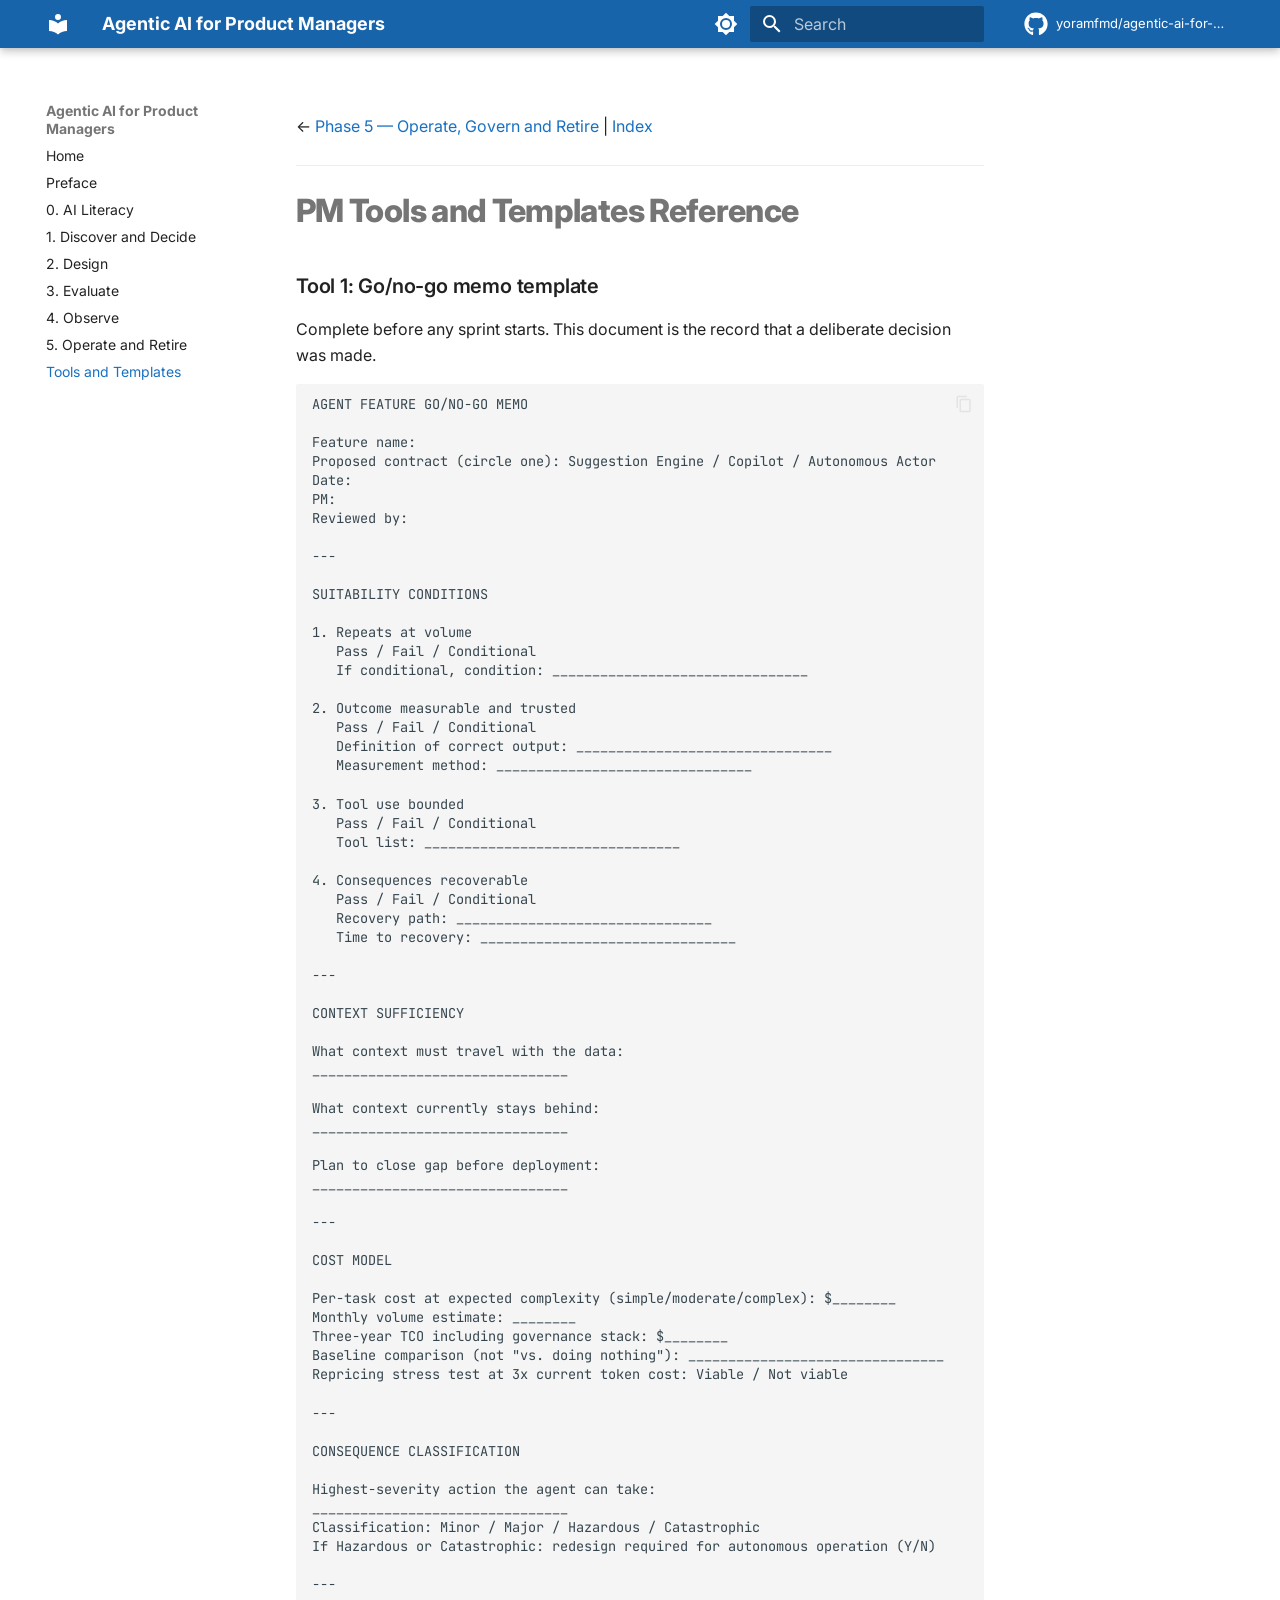
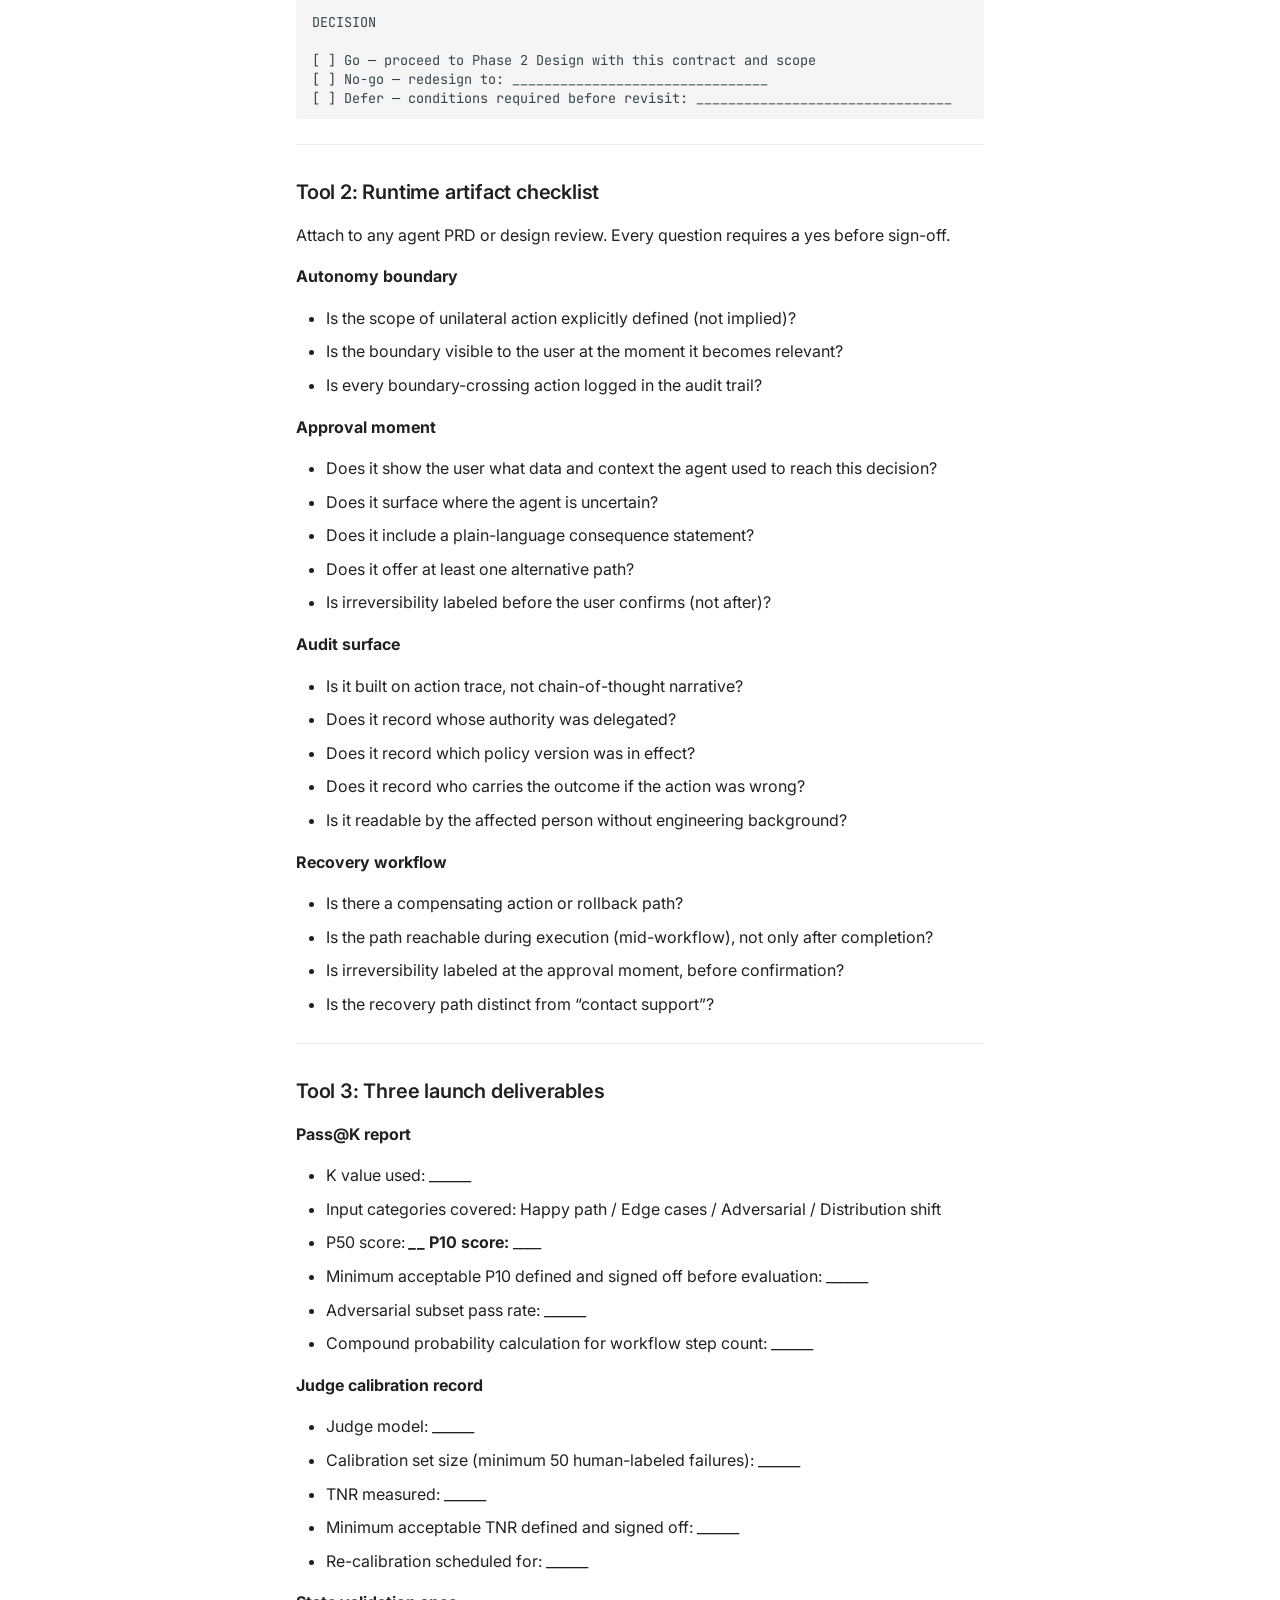
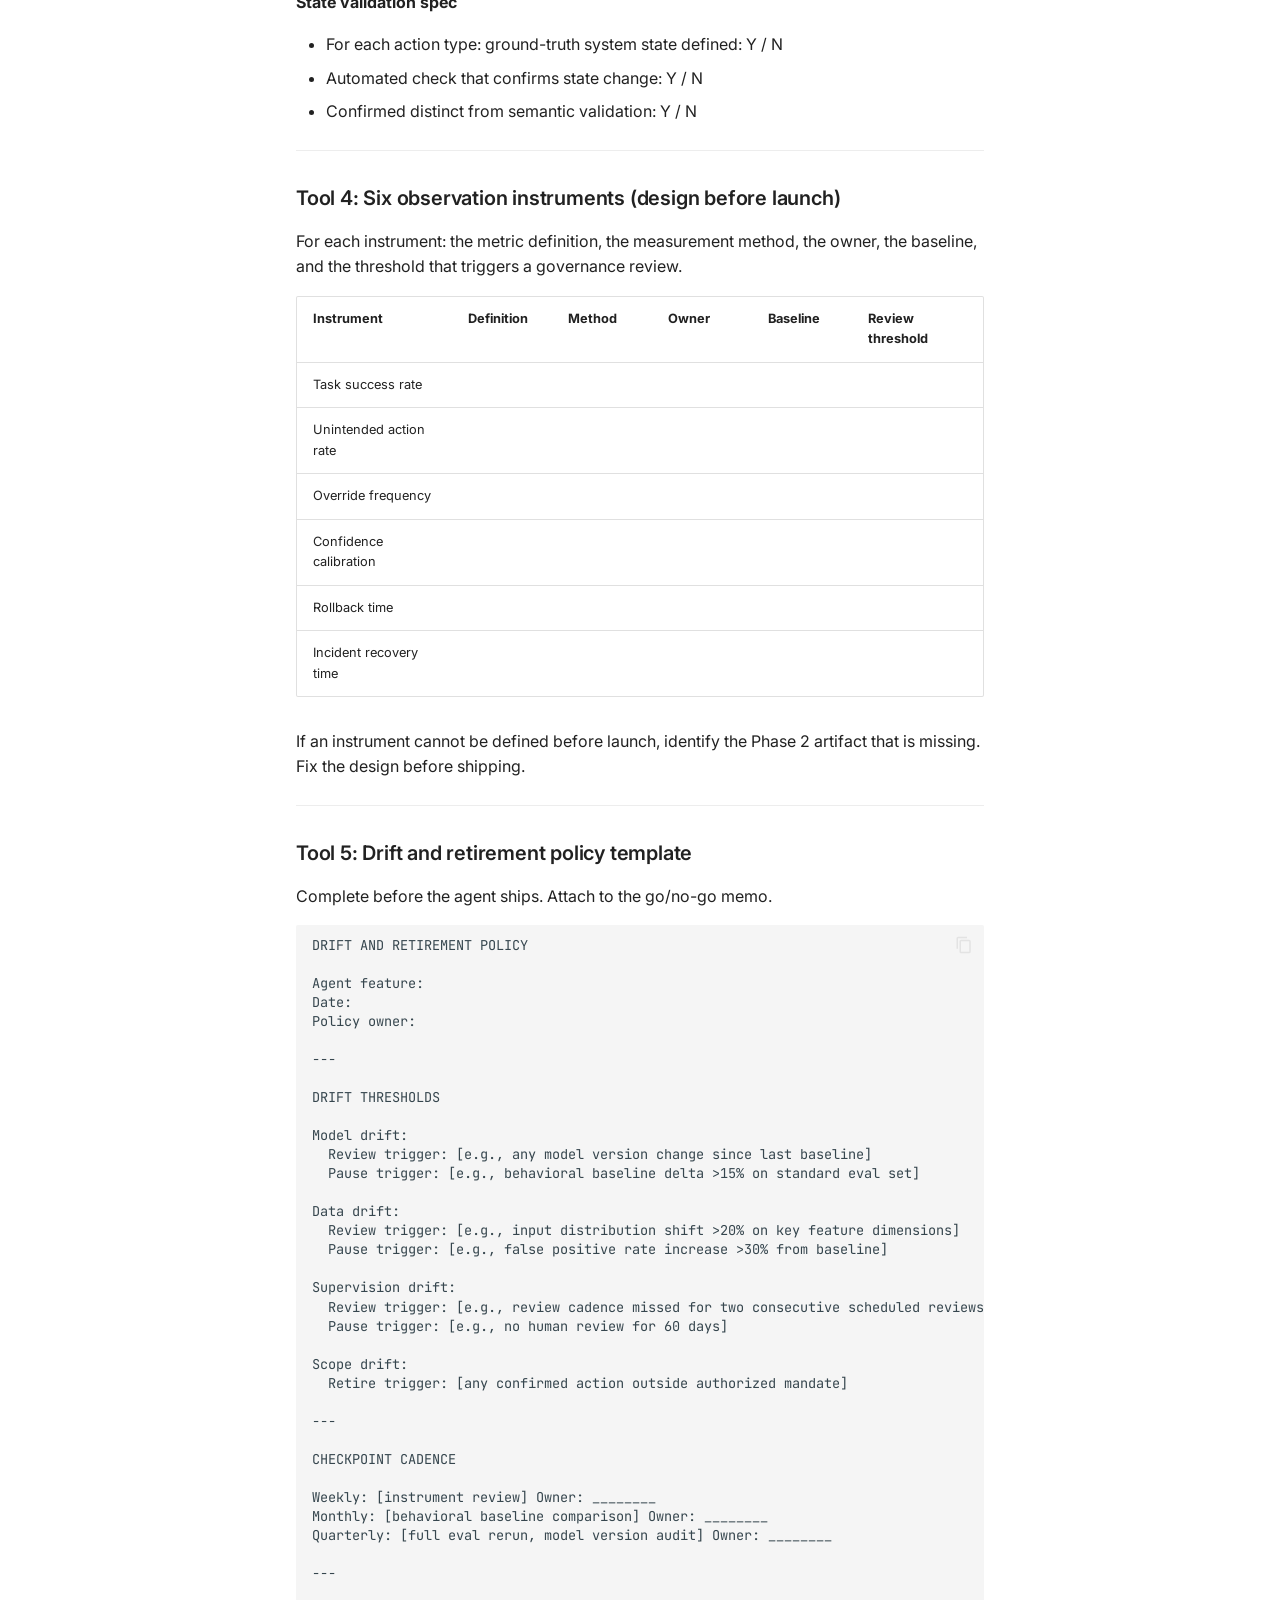
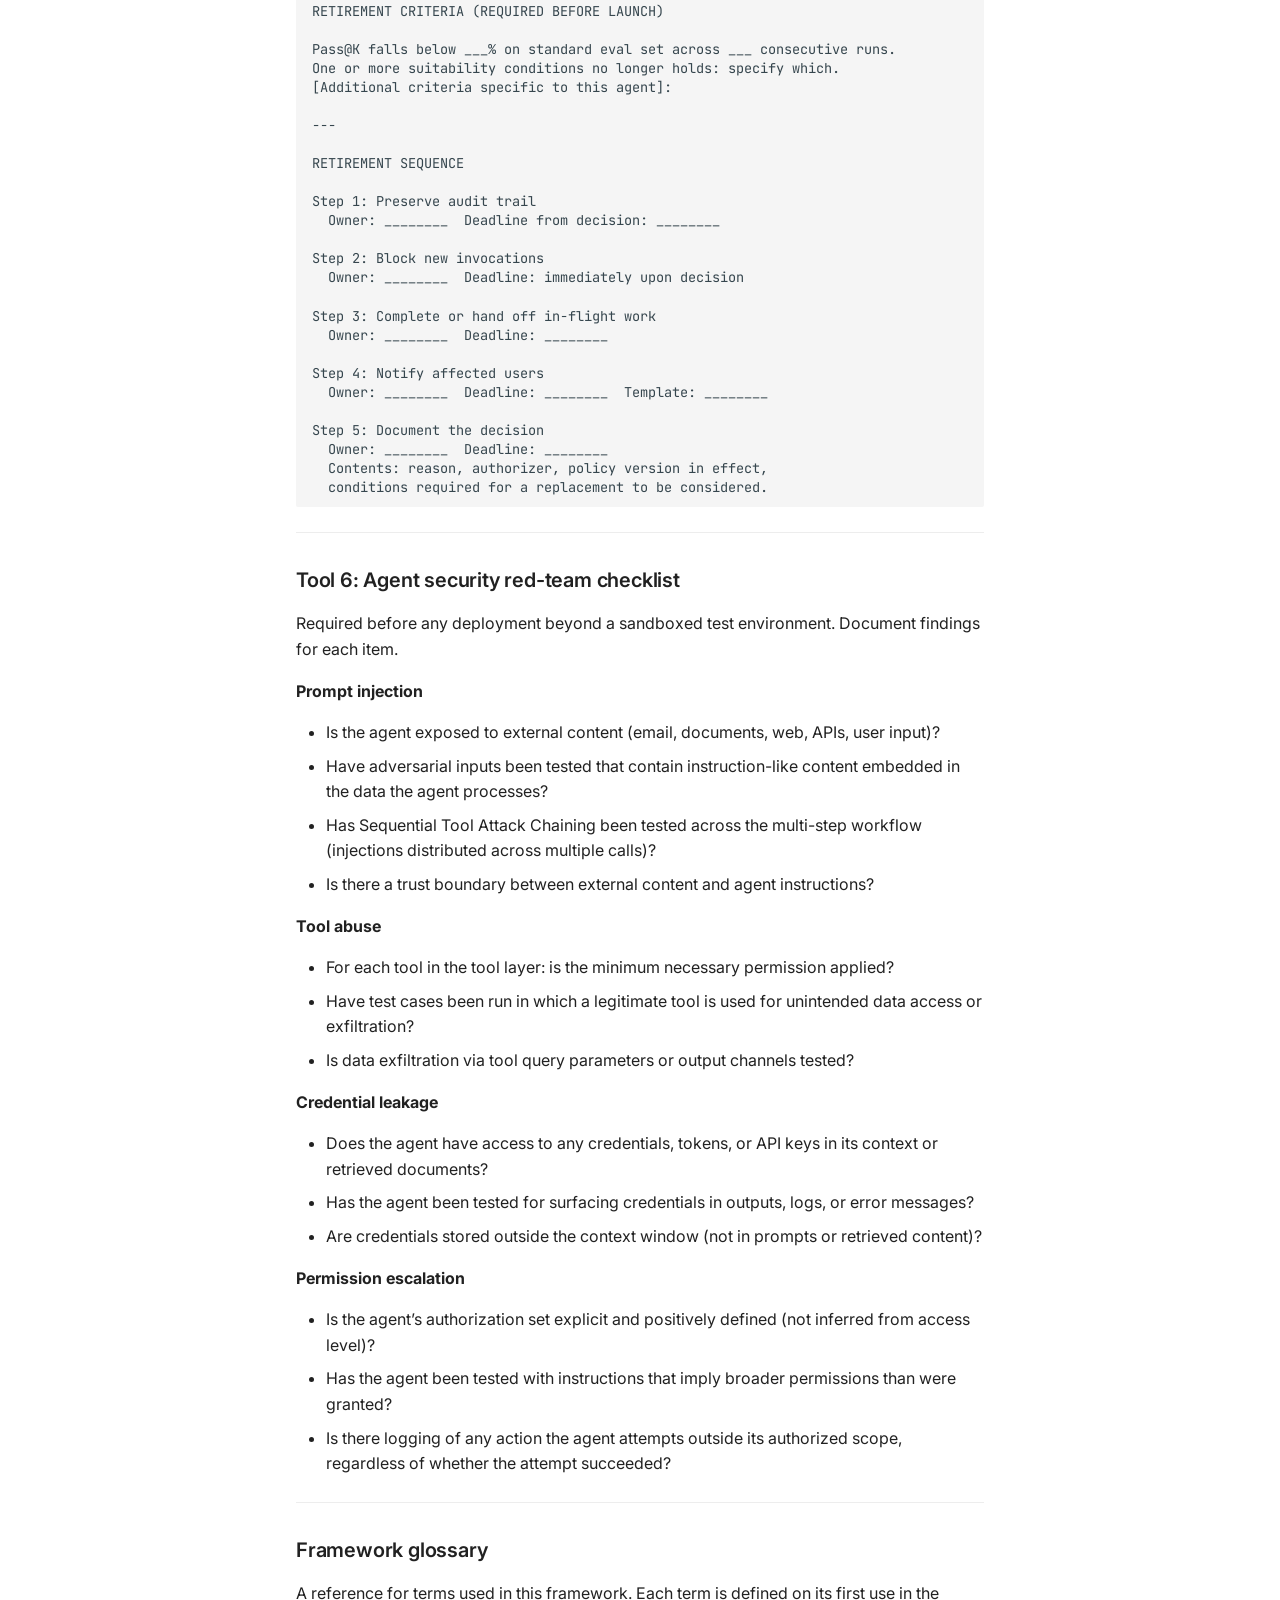
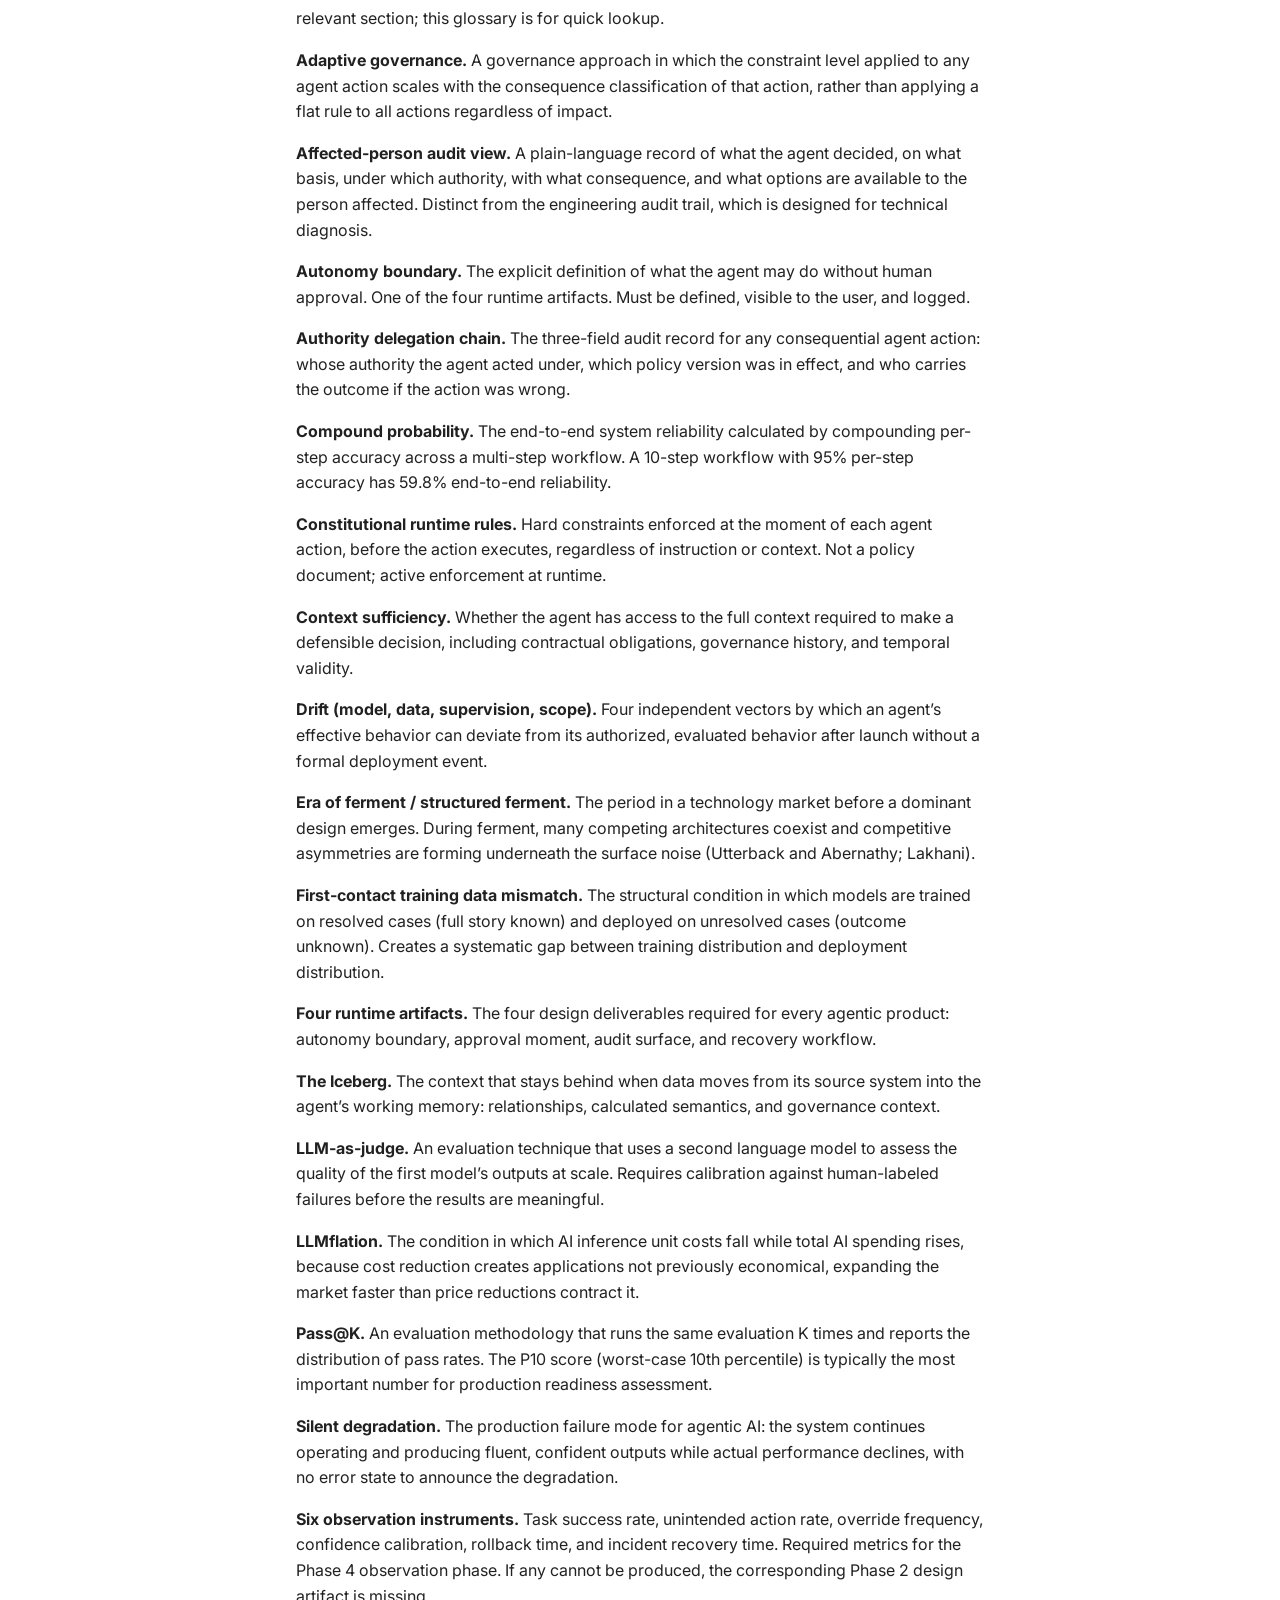
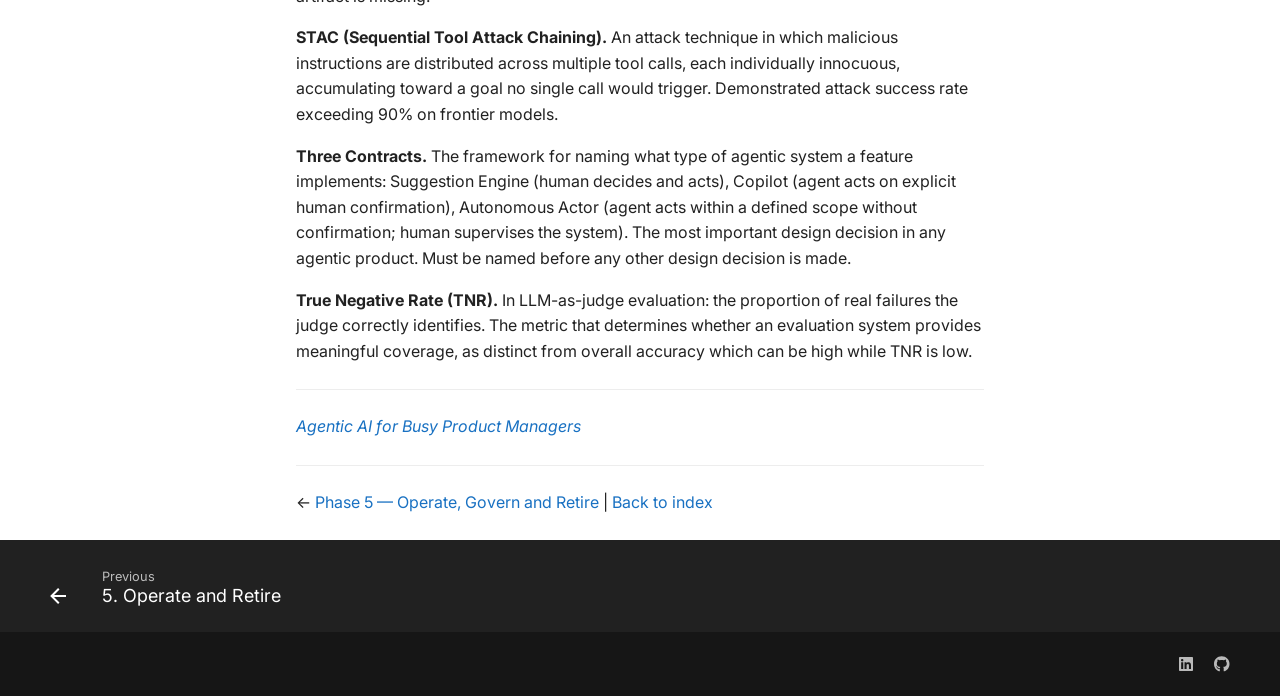
<file: 07-tools-and-templates/index.html>
<!doctype html>
<html lang="en" class="no-js">
  <head>
    
      <meta charset="utf-8">
      <meta name="viewport" content="width=device-width,initial-scale=1">
      
        <meta name="description" content="A lifecycle framework for building, evaluating, and governing agentic AI systems">
      
      
        <meta name="author" content="Yoram Friedman">
      
      
        <link rel="canonical" href="https://yoramfmd.github.io/agentic-ai-for-pms/07-tools-and-templates/">
      
      
        <link rel="prev" href="../06-operate-govern-retire/">
      
      
      
      <link rel="icon" href="../assets/images/favicon.png">
      <meta name="generator" content="mkdocs-1.5.3, mkdocs-material-9.5.18">
    
    
      
        <title>Tools and Templates - Agentic AI for Product Managers</title>
      
    
    
      <link rel="stylesheet" href="../assets/stylesheets/main.66ac8b77.min.css">
      
        
        <link rel="stylesheet" href="../assets/stylesheets/palette.06af60db.min.css">
      
      


    
    
      
    
    
      
        
        
        <link rel="preconnect" href="https://fonts.gstatic.com" crossorigin>
        <link rel="stylesheet" href="https://fonts.googleapis.com/css?family=Inter:300,300i,400,400i,700,700i%7CJetBrains+Mono:400,400i,700,700i&display=fallback">
        <style>:root{--md-text-font:"Inter";--md-code-font:"JetBrains Mono"}</style>
      
    
    
      <link rel="stylesheet" href="../stylesheets/extra.css">
    
    <script>__md_scope=new URL("..",location),__md_hash=e=>[...e].reduce((e,_)=>(e<<5)-e+_.charCodeAt(0),0),__md_get=(e,_=localStorage,t=__md_scope)=>JSON.parse(_.getItem(t.pathname+"."+e)),__md_set=(e,_,t=localStorage,a=__md_scope)=>{try{t.setItem(a.pathname+"."+e,JSON.stringify(_))}catch(e){}}</script>
    
      

    
    
    
  </head>
  
  
    
    
      
    
    
    
    
    <body dir="ltr" data-md-color-scheme="default" data-md-color-primary="custom" data-md-color-accent="custom">
  
    
    <input class="md-toggle" data-md-toggle="drawer" type="checkbox" id="__drawer" autocomplete="off">
    <input class="md-toggle" data-md-toggle="search" type="checkbox" id="__search" autocomplete="off">
    <label class="md-overlay" for="__drawer"></label>
    <div data-md-component="skip">
      
        
        <a href="#pm-tools-and-templates-reference" class="md-skip">
          Skip to content
        </a>
      
    </div>
    <div data-md-component="announce">
      
    </div>
    
    
      

  

<header class="md-header md-header--shadow" data-md-component="header">
  <nav class="md-header__inner md-grid" aria-label="Header">
    <a href=".." title="Agentic AI for Product Managers" class="md-header__button md-logo" aria-label="Agentic AI for Product Managers" data-md-component="logo">
      
  
  <svg xmlns="http://www.w3.org/2000/svg" viewBox="0 0 24 24"><path d="M12 8a3 3 0 0 0 3-3 3 3 0 0 0-3-3 3 3 0 0 0-3 3 3 3 0 0 0 3 3m0 3.54C9.64 9.35 6.5 8 3 8v11c3.5 0 6.64 1.35 9 3.54 2.36-2.19 5.5-3.54 9-3.54V8c-3.5 0-6.64 1.35-9 3.54Z"/></svg>

    </a>
    <label class="md-header__button md-icon" for="__drawer">
      
      <svg xmlns="http://www.w3.org/2000/svg" viewBox="0 0 24 24"><path d="M3 6h18v2H3V6m0 5h18v2H3v-2m0 5h18v2H3v-2Z"/></svg>
    </label>
    <div class="md-header__title" data-md-component="header-title">
      <div class="md-header__ellipsis">
        <div class="md-header__topic">
          <span class="md-ellipsis">
            Agentic AI for Product Managers
          </span>
        </div>
        <div class="md-header__topic" data-md-component="header-topic">
          <span class="md-ellipsis">
            
              Tools and Templates
            
          </span>
        </div>
      </div>
    </div>
    
      
        <form class="md-header__option" data-md-component="palette">
  
    
    
    
    <input class="md-option" data-md-color-media="" data-md-color-scheme="default" data-md-color-primary="custom" data-md-color-accent="custom"  aria-label="Switch to dark mode"  type="radio" name="__palette" id="__palette_0">
    
      <label class="md-header__button md-icon" title="Switch to dark mode" for="__palette_1" hidden>
        <svg xmlns="http://www.w3.org/2000/svg" viewBox="0 0 24 24"><path d="M12 8a4 4 0 0 0-4 4 4 4 0 0 0 4 4 4 4 0 0 0 4-4 4 4 0 0 0-4-4m0 10a6 6 0 0 1-6-6 6 6 0 0 1 6-6 6 6 0 0 1 6 6 6 6 0 0 1-6 6m8-9.31V4h-4.69L12 .69 8.69 4H4v4.69L.69 12 4 15.31V20h4.69L12 23.31 15.31 20H20v-4.69L23.31 12 20 8.69Z"/></svg>
      </label>
    
  
    
    
    
    <input class="md-option" data-md-color-media="" data-md-color-scheme="slate" data-md-color-primary="custom" data-md-color-accent="custom"  aria-label="Switch to light mode"  type="radio" name="__palette" id="__palette_1">
    
      <label class="md-header__button md-icon" title="Switch to light mode" for="__palette_0" hidden>
        <svg xmlns="http://www.w3.org/2000/svg" viewBox="0 0 24 24"><path d="M12 18c-.89 0-1.74-.2-2.5-.55C11.56 16.5 13 14.42 13 12c0-2.42-1.44-4.5-3.5-5.45C10.26 6.2 11.11 6 12 6a6 6 0 0 1 6 6 6 6 0 0 1-6 6m8-9.31V4h-4.69L12 .69 8.69 4H4v4.69L.69 12 4 15.31V20h4.69L12 23.31 15.31 20H20v-4.69L23.31 12 20 8.69Z"/></svg>
      </label>
    
  
</form>
      
    
    
      <script>var media,input,key,value,palette=__md_get("__palette");if(palette&&palette.color){"(prefers-color-scheme)"===palette.color.media&&(media=matchMedia("(prefers-color-scheme: light)"),input=document.querySelector(media.matches?"[data-md-color-media='(prefers-color-scheme: light)']":"[data-md-color-media='(prefers-color-scheme: dark)']"),palette.color.media=input.getAttribute("data-md-color-media"),palette.color.scheme=input.getAttribute("data-md-color-scheme"),palette.color.primary=input.getAttribute("data-md-color-primary"),palette.color.accent=input.getAttribute("data-md-color-accent"));for([key,value]of Object.entries(palette.color))document.body.setAttribute("data-md-color-"+key,value)}</script>
    
    
    
      <label class="md-header__button md-icon" for="__search">
        
        <svg xmlns="http://www.w3.org/2000/svg" viewBox="0 0 24 24"><path d="M9.5 3A6.5 6.5 0 0 1 16 9.5c0 1.61-.59 3.09-1.56 4.23l.27.27h.79l5 5-1.5 1.5-5-5v-.79l-.27-.27A6.516 6.516 0 0 1 9.5 16 6.5 6.5 0 0 1 3 9.5 6.5 6.5 0 0 1 9.5 3m0 2C7 5 5 7 5 9.5S7 14 9.5 14 14 12 14 9.5 12 5 9.5 5Z"/></svg>
      </label>
      <div class="md-search" data-md-component="search" role="dialog">
  <label class="md-search__overlay" for="__search"></label>
  <div class="md-search__inner" role="search">
    <form class="md-search__form" name="search">
      <input type="text" class="md-search__input" name="query" aria-label="Search" placeholder="Search" autocapitalize="off" autocorrect="off" autocomplete="off" spellcheck="false" data-md-component="search-query" required>
      <label class="md-search__icon md-icon" for="__search">
        
        <svg xmlns="http://www.w3.org/2000/svg" viewBox="0 0 24 24"><path d="M9.5 3A6.5 6.5 0 0 1 16 9.5c0 1.61-.59 3.09-1.56 4.23l.27.27h.79l5 5-1.5 1.5-5-5v-.79l-.27-.27A6.516 6.516 0 0 1 9.5 16 6.5 6.5 0 0 1 3 9.5 6.5 6.5 0 0 1 9.5 3m0 2C7 5 5 7 5 9.5S7 14 9.5 14 14 12 14 9.5 12 5 9.5 5Z"/></svg>
        
        <svg xmlns="http://www.w3.org/2000/svg" viewBox="0 0 24 24"><path d="M20 11v2H8l5.5 5.5-1.42 1.42L4.16 12l7.92-7.92L13.5 5.5 8 11h12Z"/></svg>
      </label>
      <nav class="md-search__options" aria-label="Search">
        
        <button type="reset" class="md-search__icon md-icon" title="Clear" aria-label="Clear" tabindex="-1">
          
          <svg xmlns="http://www.w3.org/2000/svg" viewBox="0 0 24 24"><path d="M19 6.41 17.59 5 12 10.59 6.41 5 5 6.41 10.59 12 5 17.59 6.41 19 12 13.41 17.59 19 19 17.59 13.41 12 19 6.41Z"/></svg>
        </button>
      </nav>
      
        <div class="md-search__suggest" data-md-component="search-suggest"></div>
      
    </form>
    <div class="md-search__output">
      <div class="md-search__scrollwrap" data-md-scrollfix>
        <div class="md-search-result" data-md-component="search-result">
          <div class="md-search-result__meta">
            Initializing search
          </div>
          <ol class="md-search-result__list" role="presentation"></ol>
        </div>
      </div>
    </div>
  </div>
</div>
    
    
      <div class="md-header__source">
        <a href="https://github.com/yoramfmd/agentic-ai-for-pms" title="Go to repository" class="md-source" data-md-component="source">
  <div class="md-source__icon md-icon">
    
    <svg xmlns="http://www.w3.org/2000/svg" viewBox="0 0 496 512"><!--! Font Awesome Free 6.5.2 by @fontawesome - https://fontawesome.com License - https://fontawesome.com/license/free (Icons: CC BY 4.0, Fonts: SIL OFL 1.1, Code: MIT License) Copyright 2024 Fonticons, Inc.--><path d="M165.9 397.4c0 2-2.3 3.6-5.2 3.6-3.3.3-5.6-1.3-5.6-3.6 0-2 2.3-3.6 5.2-3.6 3-.3 5.6 1.3 5.6 3.6zm-31.1-4.5c-.7 2 1.3 4.3 4.3 4.9 2.6 1 5.6 0 6.2-2s-1.3-4.3-4.3-5.2c-2.6-.7-5.5.3-6.2 2.3zm44.2-1.7c-2.9.7-4.9 2.6-4.6 4.9.3 2 2.9 3.3 5.9 2.6 2.9-.7 4.9-2.6 4.6-4.6-.3-1.9-3-3.2-5.9-2.9zM244.8 8C106.1 8 0 113.3 0 252c0 110.9 69.8 205.8 169.5 239.2 12.8 2.3 17.3-5.6 17.3-12.1 0-6.2-.3-40.4-.3-61.4 0 0-70 15-84.7-29.8 0 0-11.4-29.1-27.8-36.6 0 0-22.9-15.7 1.6-15.4 0 0 24.9 2 38.6 25.8 21.9 38.6 58.6 27.5 72.9 20.9 2.3-16 8.8-27.1 16-33.7-55.9-6.2-112.3-14.3-112.3-110.5 0-27.5 7.6-41.3 23.6-58.9-2.6-6.5-11.1-33.3 2.6-67.9 20.9-6.5 69 27 69 27 20-5.6 41.5-8.5 62.8-8.5s42.8 2.9 62.8 8.5c0 0 48.1-33.6 69-27 13.7 34.7 5.2 61.4 2.6 67.9 16 17.7 25.8 31.5 25.8 58.9 0 96.5-58.9 104.2-114.8 110.5 9.2 7.9 17 22.9 17 46.4 0 33.7-.3 75.4-.3 83.6 0 6.5 4.6 14.4 17.3 12.1C428.2 457.8 496 362.9 496 252 496 113.3 383.5 8 244.8 8zM97.2 352.9c-1.3 1-1 3.3.7 5.2 1.6 1.6 3.9 2.3 5.2 1 1.3-1 1-3.3-.7-5.2-1.6-1.6-3.9-2.3-5.2-1zm-10.8-8.1c-.7 1.3.3 2.9 2.3 3.9 1.6 1 3.6.7 4.3-.7.7-1.3-.3-2.9-2.3-3.9-2-.6-3.6-.3-4.3.7zm32.4 35.6c-1.6 1.3-1 4.3 1.3 6.2 2.3 2.3 5.2 2.6 6.5 1 1.3-1.3.7-4.3-1.3-6.2-2.2-2.3-5.2-2.6-6.5-1zm-11.4-14.7c-1.6 1-1.6 3.6 0 5.9 1.6 2.3 4.3 3.3 5.6 2.3 1.6-1.3 1.6-3.9 0-6.2-1.4-2.3-4-3.3-5.6-2z"/></svg>
  </div>
  <div class="md-source__repository">
    yoramfmd/agentic-ai-for-pms
  </div>
</a>
      </div>
    
  </nav>
  
</header>
    
    <div class="md-container" data-md-component="container">
      
      
        
          
        
      
      <main class="md-main" data-md-component="main">
        <div class="md-main__inner md-grid">
          
            
              
              <div class="md-sidebar md-sidebar--primary" data-md-component="sidebar" data-md-type="navigation" >
                <div class="md-sidebar__scrollwrap">
                  <div class="md-sidebar__inner">
                    



<nav class="md-nav md-nav--primary" aria-label="Navigation" data-md-level="0">
  <label class="md-nav__title" for="__drawer">
    <a href=".." title="Agentic AI for Product Managers" class="md-nav__button md-logo" aria-label="Agentic AI for Product Managers" data-md-component="logo">
      
  
  <svg xmlns="http://www.w3.org/2000/svg" viewBox="0 0 24 24"><path d="M12 8a3 3 0 0 0 3-3 3 3 0 0 0-3-3 3 3 0 0 0-3 3 3 3 0 0 0 3 3m0 3.54C9.64 9.35 6.5 8 3 8v11c3.5 0 6.64 1.35 9 3.54 2.36-2.19 5.5-3.54 9-3.54V8c-3.5 0-6.64 1.35-9 3.54Z"/></svg>

    </a>
    Agentic AI for Product Managers
  </label>
  
    <div class="md-nav__source">
      <a href="https://github.com/yoramfmd/agentic-ai-for-pms" title="Go to repository" class="md-source" data-md-component="source">
  <div class="md-source__icon md-icon">
    
    <svg xmlns="http://www.w3.org/2000/svg" viewBox="0 0 496 512"><!--! Font Awesome Free 6.5.2 by @fontawesome - https://fontawesome.com License - https://fontawesome.com/license/free (Icons: CC BY 4.0, Fonts: SIL OFL 1.1, Code: MIT License) Copyright 2024 Fonticons, Inc.--><path d="M165.9 397.4c0 2-2.3 3.6-5.2 3.6-3.3.3-5.6-1.3-5.6-3.6 0-2 2.3-3.6 5.2-3.6 3-.3 5.6 1.3 5.6 3.6zm-31.1-4.5c-.7 2 1.3 4.3 4.3 4.9 2.6 1 5.6 0 6.2-2s-1.3-4.3-4.3-5.2c-2.6-.7-5.5.3-6.2 2.3zm44.2-1.7c-2.9.7-4.9 2.6-4.6 4.9.3 2 2.9 3.3 5.9 2.6 2.9-.7 4.9-2.6 4.6-4.6-.3-1.9-3-3.2-5.9-2.9zM244.8 8C106.1 8 0 113.3 0 252c0 110.9 69.8 205.8 169.5 239.2 12.8 2.3 17.3-5.6 17.3-12.1 0-6.2-.3-40.4-.3-61.4 0 0-70 15-84.7-29.8 0 0-11.4-29.1-27.8-36.6 0 0-22.9-15.7 1.6-15.4 0 0 24.9 2 38.6 25.8 21.9 38.6 58.6 27.5 72.9 20.9 2.3-16 8.8-27.1 16-33.7-55.9-6.2-112.3-14.3-112.3-110.5 0-27.5 7.6-41.3 23.6-58.9-2.6-6.5-11.1-33.3 2.6-67.9 20.9-6.5 69 27 69 27 20-5.6 41.5-8.5 62.8-8.5s42.8 2.9 62.8 8.5c0 0 48.1-33.6 69-27 13.7 34.7 5.2 61.4 2.6 67.9 16 17.7 25.8 31.5 25.8 58.9 0 96.5-58.9 104.2-114.8 110.5 9.2 7.9 17 22.9 17 46.4 0 33.7-.3 75.4-.3 83.6 0 6.5 4.6 14.4 17.3 12.1C428.2 457.8 496 362.9 496 252 496 113.3 383.5 8 244.8 8zM97.2 352.9c-1.3 1-1 3.3.7 5.2 1.6 1.6 3.9 2.3 5.2 1 1.3-1 1-3.3-.7-5.2-1.6-1.6-3.9-2.3-5.2-1zm-10.8-8.1c-.7 1.3.3 2.9 2.3 3.9 1.6 1 3.6.7 4.3-.7.7-1.3-.3-2.9-2.3-3.9-2-.6-3.6-.3-4.3.7zm32.4 35.6c-1.6 1.3-1 4.3 1.3 6.2 2.3 2.3 5.2 2.6 6.5 1 1.3-1.3.7-4.3-1.3-6.2-2.2-2.3-5.2-2.6-6.5-1zm-11.4-14.7c-1.6 1-1.6 3.6 0 5.9 1.6 2.3 4.3 3.3 5.6 2.3 1.6-1.3 1.6-3.9 0-6.2-1.4-2.3-4-3.3-5.6-2z"/></svg>
  </div>
  <div class="md-source__repository">
    yoramfmd/agentic-ai-for-pms
  </div>
</a>
    </div>
  
  <ul class="md-nav__list" data-md-scrollfix>
    
      
      
  
  
  
  
    <li class="md-nav__item">
      <a href=".." class="md-nav__link">
        
  
  <span class="md-ellipsis">
    Home
  </span>
  

      </a>
    </li>
  

    
      
      
  
  
  
  
    <li class="md-nav__item">
      <a href="../00-preface/" class="md-nav__link">
        
  
  <span class="md-ellipsis">
    Preface
  </span>
  

      </a>
    </li>
  

    
      
      
  
  
  
  
    <li class="md-nav__item">
      <a href="../01-ai-literacy/" class="md-nav__link">
        
  
  <span class="md-ellipsis">
    0. AI Literacy
  </span>
  

      </a>
    </li>
  

    
      
      
  
  
  
  
    <li class="md-nav__item">
      <a href="../02-discover-and-decide/" class="md-nav__link">
        
  
  <span class="md-ellipsis">
    1. Discover and Decide
  </span>
  

      </a>
    </li>
  

    
      
      
  
  
  
  
    <li class="md-nav__item">
      <a href="../03-design/" class="md-nav__link">
        
  
  <span class="md-ellipsis">
    2. Design
  </span>
  

      </a>
    </li>
  

    
      
      
  
  
  
  
    <li class="md-nav__item">
      <a href="../04-evaluate/" class="md-nav__link">
        
  
  <span class="md-ellipsis">
    3. Evaluate
  </span>
  

      </a>
    </li>
  

    
      
      
  
  
  
  
    <li class="md-nav__item">
      <a href="../05-observe/" class="md-nav__link">
        
  
  <span class="md-ellipsis">
    4. Observe
  </span>
  

      </a>
    </li>
  

    
      
      
  
  
  
  
    <li class="md-nav__item">
      <a href="../06-operate-govern-retire/" class="md-nav__link">
        
  
  <span class="md-ellipsis">
    5. Operate and Retire
  </span>
  

      </a>
    </li>
  

    
      
      
  
  
    
  
  
  
    <li class="md-nav__item md-nav__item--active">
      
      <input class="md-nav__toggle md-toggle" type="checkbox" id="__toc">
      
      
        
      
      
      <a href="./" class="md-nav__link md-nav__link--active">
        
  
  <span class="md-ellipsis">
    Tools and Templates
  </span>
  

      </a>
      
    </li>
  

    
  </ul>
</nav>
                  </div>
                </div>
              </div>
            
            
              
              <div class="md-sidebar md-sidebar--secondary" data-md-component="sidebar" data-md-type="toc" >
                <div class="md-sidebar__scrollwrap">
                  <div class="md-sidebar__inner">
                    

<nav class="md-nav md-nav--secondary" aria-label="Table of contents">
  
  
  
    
  
  
</nav>
                  </div>
                </div>
              </div>
            
          
          
            <div class="md-content" data-md-component="content">
              <article class="md-content__inner md-typeset">
                
                  

  
  


<p>← <a href="../06-operate-govern-retire/">Phase 5 — Operate, Govern and Retire</a> | <a href="README.md">Index</a></p>
<hr />
<h1 id="pm-tools-and-templates-reference">PM Tools and Templates Reference<a class="headerlink" href="#pm-tools-and-templates-reference" title="Permanent link">&para;</a></h1>
<h3 id="tool-1-gono-go-memo-template">Tool 1: Go/no-go memo template<a class="headerlink" href="#tool-1-gono-go-memo-template" title="Permanent link">&para;</a></h3>
<p>Complete before any sprint starts. This document is the record that a deliberate decision was made.</p>
<div class="highlight"><pre><span></span><code><a id="__codelineno-0-1" name="__codelineno-0-1" href="#__codelineno-0-1"></a>AGENT FEATURE GO/NO-GO MEMO
<a id="__codelineno-0-2" name="__codelineno-0-2" href="#__codelineno-0-2"></a>
<a id="__codelineno-0-3" name="__codelineno-0-3" href="#__codelineno-0-3"></a>Feature name:
<a id="__codelineno-0-4" name="__codelineno-0-4" href="#__codelineno-0-4"></a>Proposed contract (circle one): Suggestion Engine / Copilot / Autonomous Actor
<a id="__codelineno-0-5" name="__codelineno-0-5" href="#__codelineno-0-5"></a>Date:
<a id="__codelineno-0-6" name="__codelineno-0-6" href="#__codelineno-0-6"></a>PM:
<a id="__codelineno-0-7" name="__codelineno-0-7" href="#__codelineno-0-7"></a>Reviewed by:
<a id="__codelineno-0-8" name="__codelineno-0-8" href="#__codelineno-0-8"></a>
<a id="__codelineno-0-9" name="__codelineno-0-9" href="#__codelineno-0-9"></a>---
<a id="__codelineno-0-10" name="__codelineno-0-10" href="#__codelineno-0-10"></a>
<a id="__codelineno-0-11" name="__codelineno-0-11" href="#__codelineno-0-11"></a>SUITABILITY CONDITIONS
<a id="__codelineno-0-12" name="__codelineno-0-12" href="#__codelineno-0-12"></a>
<a id="__codelineno-0-13" name="__codelineno-0-13" href="#__codelineno-0-13"></a>1. Repeats at volume
<a id="__codelineno-0-14" name="__codelineno-0-14" href="#__codelineno-0-14"></a>   Pass / Fail / Conditional
<a id="__codelineno-0-15" name="__codelineno-0-15" href="#__codelineno-0-15"></a>   If conditional, condition: ________________________________
<a id="__codelineno-0-16" name="__codelineno-0-16" href="#__codelineno-0-16"></a>
<a id="__codelineno-0-17" name="__codelineno-0-17" href="#__codelineno-0-17"></a>2. Outcome measurable and trusted
<a id="__codelineno-0-18" name="__codelineno-0-18" href="#__codelineno-0-18"></a>   Pass / Fail / Conditional
<a id="__codelineno-0-19" name="__codelineno-0-19" href="#__codelineno-0-19"></a>   Definition of correct output: ________________________________
<a id="__codelineno-0-20" name="__codelineno-0-20" href="#__codelineno-0-20"></a>   Measurement method: ________________________________
<a id="__codelineno-0-21" name="__codelineno-0-21" href="#__codelineno-0-21"></a>
<a id="__codelineno-0-22" name="__codelineno-0-22" href="#__codelineno-0-22"></a>3. Tool use bounded
<a id="__codelineno-0-23" name="__codelineno-0-23" href="#__codelineno-0-23"></a>   Pass / Fail / Conditional
<a id="__codelineno-0-24" name="__codelineno-0-24" href="#__codelineno-0-24"></a>   Tool list: ________________________________
<a id="__codelineno-0-25" name="__codelineno-0-25" href="#__codelineno-0-25"></a>
<a id="__codelineno-0-26" name="__codelineno-0-26" href="#__codelineno-0-26"></a>4. Consequences recoverable
<a id="__codelineno-0-27" name="__codelineno-0-27" href="#__codelineno-0-27"></a>   Pass / Fail / Conditional
<a id="__codelineno-0-28" name="__codelineno-0-28" href="#__codelineno-0-28"></a>   Recovery path: ________________________________
<a id="__codelineno-0-29" name="__codelineno-0-29" href="#__codelineno-0-29"></a>   Time to recovery: ________________________________
<a id="__codelineno-0-30" name="__codelineno-0-30" href="#__codelineno-0-30"></a>
<a id="__codelineno-0-31" name="__codelineno-0-31" href="#__codelineno-0-31"></a>---
<a id="__codelineno-0-32" name="__codelineno-0-32" href="#__codelineno-0-32"></a>
<a id="__codelineno-0-33" name="__codelineno-0-33" href="#__codelineno-0-33"></a>CONTEXT SUFFICIENCY
<a id="__codelineno-0-34" name="__codelineno-0-34" href="#__codelineno-0-34"></a>
<a id="__codelineno-0-35" name="__codelineno-0-35" href="#__codelineno-0-35"></a>What context must travel with the data:
<a id="__codelineno-0-36" name="__codelineno-0-36" href="#__codelineno-0-36"></a>________________________________
<a id="__codelineno-0-37" name="__codelineno-0-37" href="#__codelineno-0-37"></a>
<a id="__codelineno-0-38" name="__codelineno-0-38" href="#__codelineno-0-38"></a>What context currently stays behind:
<a id="__codelineno-0-39" name="__codelineno-0-39" href="#__codelineno-0-39"></a>________________________________
<a id="__codelineno-0-40" name="__codelineno-0-40" href="#__codelineno-0-40"></a>
<a id="__codelineno-0-41" name="__codelineno-0-41" href="#__codelineno-0-41"></a>Plan to close gap before deployment:
<a id="__codelineno-0-42" name="__codelineno-0-42" href="#__codelineno-0-42"></a>________________________________
<a id="__codelineno-0-43" name="__codelineno-0-43" href="#__codelineno-0-43"></a>
<a id="__codelineno-0-44" name="__codelineno-0-44" href="#__codelineno-0-44"></a>---
<a id="__codelineno-0-45" name="__codelineno-0-45" href="#__codelineno-0-45"></a>
<a id="__codelineno-0-46" name="__codelineno-0-46" href="#__codelineno-0-46"></a>COST MODEL
<a id="__codelineno-0-47" name="__codelineno-0-47" href="#__codelineno-0-47"></a>
<a id="__codelineno-0-48" name="__codelineno-0-48" href="#__codelineno-0-48"></a>Per-task cost at expected complexity (simple/moderate/complex): $________
<a id="__codelineno-0-49" name="__codelineno-0-49" href="#__codelineno-0-49"></a>Monthly volume estimate: ________
<a id="__codelineno-0-50" name="__codelineno-0-50" href="#__codelineno-0-50"></a>Three-year TCO including governance stack: $________
<a id="__codelineno-0-51" name="__codelineno-0-51" href="#__codelineno-0-51"></a>Baseline comparison (not &quot;vs. doing nothing&quot;): ________________________________
<a id="__codelineno-0-52" name="__codelineno-0-52" href="#__codelineno-0-52"></a>Repricing stress test at 3x current token cost: Viable / Not viable
<a id="__codelineno-0-53" name="__codelineno-0-53" href="#__codelineno-0-53"></a>
<a id="__codelineno-0-54" name="__codelineno-0-54" href="#__codelineno-0-54"></a>---
<a id="__codelineno-0-55" name="__codelineno-0-55" href="#__codelineno-0-55"></a>
<a id="__codelineno-0-56" name="__codelineno-0-56" href="#__codelineno-0-56"></a>CONSEQUENCE CLASSIFICATION
<a id="__codelineno-0-57" name="__codelineno-0-57" href="#__codelineno-0-57"></a>
<a id="__codelineno-0-58" name="__codelineno-0-58" href="#__codelineno-0-58"></a>Highest-severity action the agent can take:
<a id="__codelineno-0-59" name="__codelineno-0-59" href="#__codelineno-0-59"></a>________________________________
<a id="__codelineno-0-60" name="__codelineno-0-60" href="#__codelineno-0-60"></a>Classification: Minor / Major / Hazardous / Catastrophic
<a id="__codelineno-0-61" name="__codelineno-0-61" href="#__codelineno-0-61"></a>If Hazardous or Catastrophic: redesign required for autonomous operation (Y/N)
<a id="__codelineno-0-62" name="__codelineno-0-62" href="#__codelineno-0-62"></a>
<a id="__codelineno-0-63" name="__codelineno-0-63" href="#__codelineno-0-63"></a>---
<a id="__codelineno-0-64" name="__codelineno-0-64" href="#__codelineno-0-64"></a>
<a id="__codelineno-0-65" name="__codelineno-0-65" href="#__codelineno-0-65"></a>DECISION
<a id="__codelineno-0-66" name="__codelineno-0-66" href="#__codelineno-0-66"></a>
<a id="__codelineno-0-67" name="__codelineno-0-67" href="#__codelineno-0-67"></a>[ ] Go — proceed to Phase 2 Design with this contract and scope
<a id="__codelineno-0-68" name="__codelineno-0-68" href="#__codelineno-0-68"></a>[ ] No-go — redesign to: ________________________________
<a id="__codelineno-0-69" name="__codelineno-0-69" href="#__codelineno-0-69"></a>[ ] Defer — conditions required before revisit: ________________________________
</code></pre></div>
<hr />
<h3 id="tool-2-runtime-artifact-checklist">Tool 2: Runtime artifact checklist<a class="headerlink" href="#tool-2-runtime-artifact-checklist" title="Permanent link">&para;</a></h3>
<p>Attach to any agent PRD or design review. Every question requires a yes before sign-off.</p>
<p><strong>Autonomy boundary</strong></p>
<ul>
<li>Is the scope of unilateral action explicitly defined (not implied)?</li>
<li>Is the boundary visible to the user at the moment it becomes relevant?</li>
<li>Is every boundary-crossing action logged in the audit trail?</li>
</ul>
<p><strong>Approval moment</strong></p>
<ul>
<li>Does it show the user what data and context the agent used to reach this decision?</li>
<li>Does it surface where the agent is uncertain?</li>
<li>Does it include a plain-language consequence statement?</li>
<li>Does it offer at least one alternative path?</li>
<li>Is irreversibility labeled before the user confirms (not after)?</li>
</ul>
<p><strong>Audit surface</strong></p>
<ul>
<li>Is it built on action trace, not chain-of-thought narrative?</li>
<li>Does it record whose authority was delegated?</li>
<li>Does it record which policy version was in effect?</li>
<li>Does it record who carries the outcome if the action was wrong?</li>
<li>Is it readable by the affected person without engineering background?</li>
</ul>
<p><strong>Recovery workflow</strong></p>
<ul>
<li>Is there a compensating action or rollback path?</li>
<li>Is the path reachable during execution (mid-workflow), not only after completion?</li>
<li>Is irreversibility labeled at the approval moment, before confirmation?</li>
<li>Is the recovery path distinct from “contact support”?</li>
</ul>
<hr />
<h3 id="tool-3-three-launch-deliverables">Tool 3: Three launch deliverables<a class="headerlink" href="#tool-3-three-launch-deliverables" title="Permanent link">&para;</a></h3>
<p><strong>Pass@K report</strong></p>
<ul>
<li>K value used: ______</li>
<li>Input categories covered: Happy path / Edge cases / Adversarial / Distribution shift</li>
<li>P50 score: <strong><em>_</em>_ P10 score: </strong>____</li>
<li>Minimum acceptable P10 defined and signed off before evaluation: ______</li>
<li>Adversarial subset pass rate: ______</li>
<li>Compound probability calculation for workflow step count: ______</li>
</ul>
<p><strong>Judge calibration record</strong></p>
<ul>
<li>Judge model: ______</li>
<li>Calibration set size (minimum 50 human-labeled failures): ______</li>
<li>TNR measured: ______</li>
<li>Minimum acceptable TNR defined and signed off: ______</li>
<li>Re-calibration scheduled for: ______</li>
</ul>
<p><strong>State validation spec</strong></p>
<ul>
<li>For each action type: ground-truth system state defined: Y / N</li>
<li>Automated check that confirms state change: Y / N</li>
<li>Confirmed distinct from semantic validation: Y / N</li>
</ul>
<hr />
<h3 id="tool-4-six-observation-instruments-design-before-launch">Tool 4: Six observation instruments (design before launch)<a class="headerlink" href="#tool-4-six-observation-instruments-design-before-launch" title="Permanent link">&para;</a></h3>
<p>For each instrument: the metric definition, the measurement method, the owner, the baseline, and the threshold that triggers a governance review.</p>
<table>
<thead>
<tr>
<th>Instrument</th>
<th>Definition</th>
<th>Method</th>
<th>Owner</th>
<th>Baseline</th>
<th>Review threshold</th>
</tr>
</thead>
<tbody>
<tr>
<td>Task success rate</td>
<td></td>
<td></td>
<td></td>
<td></td>
<td></td>
</tr>
<tr>
<td>Unintended action rate</td>
<td></td>
<td></td>
<td></td>
<td></td>
<td></td>
</tr>
<tr>
<td>Override frequency</td>
<td></td>
<td></td>
<td></td>
<td></td>
<td></td>
</tr>
<tr>
<td>Confidence calibration</td>
<td></td>
<td></td>
<td></td>
<td></td>
<td></td>
</tr>
<tr>
<td>Rollback time</td>
<td></td>
<td></td>
<td></td>
<td></td>
<td></td>
</tr>
<tr>
<td>Incident recovery time</td>
<td></td>
<td></td>
<td></td>
<td></td>
<td></td>
</tr>
</tbody>
</table>
<p>If an instrument cannot be defined before launch, identify the Phase 2 artifact that is missing. Fix the design before shipping.</p>
<hr />
<h3 id="tool-5-drift-and-retirement-policy-template">Tool 5: Drift and retirement policy template<a class="headerlink" href="#tool-5-drift-and-retirement-policy-template" title="Permanent link">&para;</a></h3>
<p>Complete before the agent ships. Attach to the go/no-go memo.</p>
<div class="highlight"><pre><span></span><code><a id="__codelineno-1-1" name="__codelineno-1-1" href="#__codelineno-1-1"></a>DRIFT AND RETIREMENT POLICY
<a id="__codelineno-1-2" name="__codelineno-1-2" href="#__codelineno-1-2"></a>
<a id="__codelineno-1-3" name="__codelineno-1-3" href="#__codelineno-1-3"></a>Agent feature:
<a id="__codelineno-1-4" name="__codelineno-1-4" href="#__codelineno-1-4"></a>Date:
<a id="__codelineno-1-5" name="__codelineno-1-5" href="#__codelineno-1-5"></a>Policy owner:
<a id="__codelineno-1-6" name="__codelineno-1-6" href="#__codelineno-1-6"></a>
<a id="__codelineno-1-7" name="__codelineno-1-7" href="#__codelineno-1-7"></a>---
<a id="__codelineno-1-8" name="__codelineno-1-8" href="#__codelineno-1-8"></a>
<a id="__codelineno-1-9" name="__codelineno-1-9" href="#__codelineno-1-9"></a>DRIFT THRESHOLDS
<a id="__codelineno-1-10" name="__codelineno-1-10" href="#__codelineno-1-10"></a>
<a id="__codelineno-1-11" name="__codelineno-1-11" href="#__codelineno-1-11"></a>Model drift:
<a id="__codelineno-1-12" name="__codelineno-1-12" href="#__codelineno-1-12"></a>  Review trigger: [e.g., any model version change since last baseline]
<a id="__codelineno-1-13" name="__codelineno-1-13" href="#__codelineno-1-13"></a>  Pause trigger: [e.g., behavioral baseline delta &gt;15% on standard eval set]
<a id="__codelineno-1-14" name="__codelineno-1-14" href="#__codelineno-1-14"></a>
<a id="__codelineno-1-15" name="__codelineno-1-15" href="#__codelineno-1-15"></a>Data drift:
<a id="__codelineno-1-16" name="__codelineno-1-16" href="#__codelineno-1-16"></a>  Review trigger: [e.g., input distribution shift &gt;20% on key feature dimensions]
<a id="__codelineno-1-17" name="__codelineno-1-17" href="#__codelineno-1-17"></a>  Pause trigger: [e.g., false positive rate increase &gt;30% from baseline]
<a id="__codelineno-1-18" name="__codelineno-1-18" href="#__codelineno-1-18"></a>
<a id="__codelineno-1-19" name="__codelineno-1-19" href="#__codelineno-1-19"></a>Supervision drift:
<a id="__codelineno-1-20" name="__codelineno-1-20" href="#__codelineno-1-20"></a>  Review trigger: [e.g., review cadence missed for two consecutive scheduled reviews]
<a id="__codelineno-1-21" name="__codelineno-1-21" href="#__codelineno-1-21"></a>  Pause trigger: [e.g., no human review for 60 days]
<a id="__codelineno-1-22" name="__codelineno-1-22" href="#__codelineno-1-22"></a>
<a id="__codelineno-1-23" name="__codelineno-1-23" href="#__codelineno-1-23"></a>Scope drift:
<a id="__codelineno-1-24" name="__codelineno-1-24" href="#__codelineno-1-24"></a>  Retire trigger: [any confirmed action outside authorized mandate]
<a id="__codelineno-1-25" name="__codelineno-1-25" href="#__codelineno-1-25"></a>
<a id="__codelineno-1-26" name="__codelineno-1-26" href="#__codelineno-1-26"></a>---
<a id="__codelineno-1-27" name="__codelineno-1-27" href="#__codelineno-1-27"></a>
<a id="__codelineno-1-28" name="__codelineno-1-28" href="#__codelineno-1-28"></a>CHECKPOINT CADENCE
<a id="__codelineno-1-29" name="__codelineno-1-29" href="#__codelineno-1-29"></a>
<a id="__codelineno-1-30" name="__codelineno-1-30" href="#__codelineno-1-30"></a>Weekly: [instrument review] Owner: ________
<a id="__codelineno-1-31" name="__codelineno-1-31" href="#__codelineno-1-31"></a>Monthly: [behavioral baseline comparison] Owner: ________
<a id="__codelineno-1-32" name="__codelineno-1-32" href="#__codelineno-1-32"></a>Quarterly: [full eval rerun, model version audit] Owner: ________
<a id="__codelineno-1-33" name="__codelineno-1-33" href="#__codelineno-1-33"></a>
<a id="__codelineno-1-34" name="__codelineno-1-34" href="#__codelineno-1-34"></a>---
<a id="__codelineno-1-35" name="__codelineno-1-35" href="#__codelineno-1-35"></a>
<a id="__codelineno-1-36" name="__codelineno-1-36" href="#__codelineno-1-36"></a>RETIREMENT CRITERIA (REQUIRED BEFORE LAUNCH)
<a id="__codelineno-1-37" name="__codelineno-1-37" href="#__codelineno-1-37"></a>
<a id="__codelineno-1-38" name="__codelineno-1-38" href="#__codelineno-1-38"></a>Pass@K falls below ___% on standard eval set across ___ consecutive runs.
<a id="__codelineno-1-39" name="__codelineno-1-39" href="#__codelineno-1-39"></a>One or more suitability conditions no longer holds: specify which.
<a id="__codelineno-1-40" name="__codelineno-1-40" href="#__codelineno-1-40"></a>[Additional criteria specific to this agent]:
<a id="__codelineno-1-41" name="__codelineno-1-41" href="#__codelineno-1-41"></a>
<a id="__codelineno-1-42" name="__codelineno-1-42" href="#__codelineno-1-42"></a>---
<a id="__codelineno-1-43" name="__codelineno-1-43" href="#__codelineno-1-43"></a>
<a id="__codelineno-1-44" name="__codelineno-1-44" href="#__codelineno-1-44"></a>RETIREMENT SEQUENCE
<a id="__codelineno-1-45" name="__codelineno-1-45" href="#__codelineno-1-45"></a>
<a id="__codelineno-1-46" name="__codelineno-1-46" href="#__codelineno-1-46"></a>Step 1: Preserve audit trail
<a id="__codelineno-1-47" name="__codelineno-1-47" href="#__codelineno-1-47"></a>  Owner: ________  Deadline from decision: ________
<a id="__codelineno-1-48" name="__codelineno-1-48" href="#__codelineno-1-48"></a>
<a id="__codelineno-1-49" name="__codelineno-1-49" href="#__codelineno-1-49"></a>Step 2: Block new invocations
<a id="__codelineno-1-50" name="__codelineno-1-50" href="#__codelineno-1-50"></a>  Owner: ________  Deadline: immediately upon decision
<a id="__codelineno-1-51" name="__codelineno-1-51" href="#__codelineno-1-51"></a>
<a id="__codelineno-1-52" name="__codelineno-1-52" href="#__codelineno-1-52"></a>Step 3: Complete or hand off in-flight work
<a id="__codelineno-1-53" name="__codelineno-1-53" href="#__codelineno-1-53"></a>  Owner: ________  Deadline: ________
<a id="__codelineno-1-54" name="__codelineno-1-54" href="#__codelineno-1-54"></a>
<a id="__codelineno-1-55" name="__codelineno-1-55" href="#__codelineno-1-55"></a>Step 4: Notify affected users
<a id="__codelineno-1-56" name="__codelineno-1-56" href="#__codelineno-1-56"></a>  Owner: ________  Deadline: ________  Template: ________
<a id="__codelineno-1-57" name="__codelineno-1-57" href="#__codelineno-1-57"></a>
<a id="__codelineno-1-58" name="__codelineno-1-58" href="#__codelineno-1-58"></a>Step 5: Document the decision
<a id="__codelineno-1-59" name="__codelineno-1-59" href="#__codelineno-1-59"></a>  Owner: ________  Deadline: ________
<a id="__codelineno-1-60" name="__codelineno-1-60" href="#__codelineno-1-60"></a>  Contents: reason, authorizer, policy version in effect,
<a id="__codelineno-1-61" name="__codelineno-1-61" href="#__codelineno-1-61"></a>  conditions required for a replacement to be considered.
</code></pre></div>
<hr />
<h3 id="tool-6-agent-security-red-team-checklist">Tool 6: Agent security red-team checklist<a class="headerlink" href="#tool-6-agent-security-red-team-checklist" title="Permanent link">&para;</a></h3>
<p>Required before any deployment beyond a sandboxed test environment. Document findings for each item.</p>
<p><strong>Prompt injection</strong></p>
<ul>
<li>Is the agent exposed to external content (email, documents, web, APIs, user input)?</li>
<li>Have adversarial inputs been tested that contain instruction-like content embedded in the data the agent processes?</li>
<li>Has Sequential Tool Attack Chaining been tested across the multi-step workflow (injections distributed across multiple calls)?</li>
<li>Is there a trust boundary between external content and agent instructions?</li>
</ul>
<p><strong>Tool abuse</strong></p>
<ul>
<li>For each tool in the tool layer: is the minimum necessary permission applied?</li>
<li>Have test cases been run in which a legitimate tool is used for unintended data access or exfiltration?</li>
<li>Is data exfiltration via tool query parameters or output channels tested?</li>
</ul>
<p><strong>Credential leakage</strong></p>
<ul>
<li>Does the agent have access to any credentials, tokens, or API keys in its context or retrieved documents?</li>
<li>Has the agent been tested for surfacing credentials in outputs, logs, or error messages?</li>
<li>Are credentials stored outside the context window (not in prompts or retrieved content)?</li>
</ul>
<p><strong>Permission escalation</strong></p>
<ul>
<li>Is the agent’s authorization set explicit and positively defined (not inferred from access level)?</li>
<li>Has the agent been tested with instructions that imply broader permissions than were granted?</li>
<li>Is there logging of any action the agent attempts outside its authorized scope, regardless of whether the attempt succeeded?</li>
</ul>
<hr />
<h3 id="framework-glossary">Framework glossary<a class="headerlink" href="#framework-glossary" title="Permanent link">&para;</a></h3>
<p>A reference for terms used in this framework. Each term is defined on its first use in the relevant section; this glossary is for quick lookup.</p>
<p><strong>Adaptive governance.</strong> A governance approach in which the constraint level applied to any agent action scales with the consequence classification of that action, rather than applying a flat rule to all actions regardless of impact.</p>
<p><strong>Affected-person audit view.</strong> A plain-language record of what the agent decided, on what basis, under which authority, with what consequence, and what options are available to the person affected. Distinct from the engineering audit trail, which is designed for technical diagnosis.</p>
<p><strong>Autonomy boundary.</strong> The explicit definition of what the agent may do without human approval. One of the four runtime artifacts. Must be defined, visible to the user, and logged.</p>
<p><strong>Authority delegation chain.</strong> The three-field audit record for any consequential agent action: whose authority the agent acted under, which policy version was in effect, and who carries the outcome if the action was wrong.</p>
<p><strong>Compound probability.</strong> The end-to-end system reliability calculated by compounding per-step accuracy across a multi-step workflow. A 10-step workflow with 95% per-step accuracy has 59.8% end-to-end reliability.</p>
<p><strong>Constitutional runtime rules.</strong> Hard constraints enforced at the moment of each agent action, before the action executes, regardless of instruction or context. Not a policy document; active enforcement at runtime.</p>
<p><strong>Context sufficiency.</strong> Whether the agent has access to the full context required to make a defensible decision, including contractual obligations, governance history, and temporal validity.</p>
<p><strong>Drift (model, data, supervision, scope).</strong> Four independent vectors by which an agent’s effective behavior can deviate from its authorized, evaluated behavior after launch without a formal deployment event.</p>
<p><strong>Era of ferment / structured ferment.</strong> The period in a technology market before a dominant design emerges. During ferment, many competing architectures coexist and competitive asymmetries are forming underneath the surface noise (Utterback and Abernathy; Lakhani).</p>
<p><strong>First-contact training data mismatch.</strong> The structural condition in which models are trained on resolved cases (full story known) and deployed on unresolved cases (outcome unknown). Creates a systematic gap between training distribution and deployment distribution.</p>
<p><strong>Four runtime artifacts.</strong> The four design deliverables required for every agentic product: autonomy boundary, approval moment, audit surface, and recovery workflow.</p>
<p><strong>The Iceberg.</strong> The context that stays behind when data moves from its source system into the agent’s working memory: relationships, calculated semantics, and governance context.</p>
<p><strong>LLM-as-judge.</strong> An evaluation technique that uses a second language model to assess the quality of the first model’s outputs at scale. Requires calibration against human-labeled failures before the results are meaningful.</p>
<p><strong>LLMflation.</strong> The condition in which AI inference unit costs fall while total AI spending rises, because cost reduction creates applications not previously economical, expanding the market faster than price reductions contract it.</p>
<p><strong>Pass@K.</strong> An evaluation methodology that runs the same evaluation K times and reports the distribution of pass rates. The P10 score (worst-case 10th percentile) is typically the most important number for production readiness assessment.</p>
<p><strong>Silent degradation.</strong> The production failure mode for agentic AI: the system continues operating and producing fluent, confident outputs while actual performance declines, with no error state to announce the degradation.</p>
<p><strong>Six observation instruments.</strong> Task success rate, unintended action rate, override frequency, confidence calibration, rollback time, and incident recovery time. Required metrics for the Phase 4 observation phase. If any cannot be produced, the corresponding Phase 2 design artifact is missing.</p>
<p><strong>STAC (Sequential Tool Attack Chaining).</strong> An attack technique in which malicious instructions are distributed across multiple tool calls, each individually innocuous, accumulating toward a goal no single call would trigger. Demonstrated attack success rate exceeding 90% on frontier models.</p>
<p><strong>Three Contracts.</strong> The framework for naming what type of agentic system a feature implements: Suggestion Engine (human decides and acts), Copilot (agent acts on explicit human confirmation), Autonomous Actor (agent acts within a defined scope without confirmation; human supervises the system). The most important design decision in any agentic product. Must be named before any other design decision is made.</p>
<p><strong>True Negative Rate (TNR).</strong> In LLM-as-judge evaluation: the proportion of real failures the judge correctly identifies. The metric that determines whether an evaluation system provides meaningful coverage, as distinct from overall accuracy which can be high while TNR is low.</p>
<hr />
<p><em><a href="https://data-decisions-and-clinics.ghost.io/agentic-ai-for-busy-product-managers/">Agentic AI for Busy Product Managers</a></em></p>
<hr />
<p>← <a href="../06-operate-govern-retire/">Phase 5 — Operate, Govern and Retire</a> | <a href="README.md">Back to index</a></p>












                
              </article>
            </div>
          
          
<script>var target=document.getElementById(location.hash.slice(1));target&&target.name&&(target.checked=target.name.startsWith("__tabbed_"))</script>
        </div>
        
          <button type="button" class="md-top md-icon" data-md-component="top" hidden>
  
  <svg xmlns="http://www.w3.org/2000/svg" viewBox="0 0 24 24"><path d="M13 20h-2V8l-5.5 5.5-1.42-1.42L12 4.16l7.92 7.92-1.42 1.42L13 8v12Z"/></svg>
  Back to top
</button>
        
      </main>
      
        <footer class="md-footer">
  
    
      
      <nav class="md-footer__inner md-grid" aria-label="Footer" >
        
          
          <a href="../06-operate-govern-retire/" class="md-footer__link md-footer__link--prev" aria-label="Previous: 5. Operate and Retire">
            <div class="md-footer__button md-icon">
              
              <svg xmlns="http://www.w3.org/2000/svg" viewBox="0 0 24 24"><path d="M20 11v2H8l5.5 5.5-1.42 1.42L4.16 12l7.92-7.92L13.5 5.5 8 11h12Z"/></svg>
            </div>
            <div class="md-footer__title">
              <span class="md-footer__direction">
                Previous
              </span>
              <div class="md-ellipsis">
                5. Operate and Retire
              </div>
            </div>
          </a>
        
        
      </nav>
    
  
  <div class="md-footer-meta md-typeset">
    <div class="md-footer-meta__inner md-grid">
      <div class="md-copyright">
  
  
</div>
      
        <div class="md-social">
  
    
    
    
    
    <a href="https://www.linkedin.com/in/yoramfriedman/" target="_blank" rel="noopener" title="LinkedIn" class="md-social__link">
      <svg xmlns="http://www.w3.org/2000/svg" viewBox="0 0 448 512"><!--! Font Awesome Free 6.5.2 by @fontawesome - https://fontawesome.com License - https://fontawesome.com/license/free (Icons: CC BY 4.0, Fonts: SIL OFL 1.1, Code: MIT License) Copyright 2024 Fonticons, Inc.--><path d="M416 32H31.9C14.3 32 0 46.5 0 64.3v383.4C0 465.5 14.3 480 31.9 480H416c17.6 0 32-14.5 32-32.3V64.3c0-17.8-14.4-32.3-32-32.3zM135.4 416H69V202.2h66.5V416zm-33.2-243c-21.3 0-38.5-17.3-38.5-38.5S80.9 96 102.2 96c21.2 0 38.5 17.3 38.5 38.5 0 21.3-17.2 38.5-38.5 38.5zm282.1 243h-66.4V312c0-24.8-.5-56.7-34.5-56.7-34.6 0-39.9 27-39.9 54.9V416h-66.4V202.2h63.7v29.2h.9c8.9-16.8 30.6-34.5 62.9-34.5 67.2 0 79.7 44.3 79.7 101.9V416z"/></svg>
    </a>
  
    
    
    
    
    <a href="https://github.com/yoramfmd/agentic-ai-for-pms" target="_blank" rel="noopener" title="GitHub" class="md-social__link">
      <svg xmlns="http://www.w3.org/2000/svg" viewBox="0 0 496 512"><!--! Font Awesome Free 6.5.2 by @fontawesome - https://fontawesome.com License - https://fontawesome.com/license/free (Icons: CC BY 4.0, Fonts: SIL OFL 1.1, Code: MIT License) Copyright 2024 Fonticons, Inc.--><path d="M165.9 397.4c0 2-2.3 3.6-5.2 3.6-3.3.3-5.6-1.3-5.6-3.6 0-2 2.3-3.6 5.2-3.6 3-.3 5.6 1.3 5.6 3.6zm-31.1-4.5c-.7 2 1.3 4.3 4.3 4.9 2.6 1 5.6 0 6.2-2s-1.3-4.3-4.3-5.2c-2.6-.7-5.5.3-6.2 2.3zm44.2-1.7c-2.9.7-4.9 2.6-4.6 4.9.3 2 2.9 3.3 5.9 2.6 2.9-.7 4.9-2.6 4.6-4.6-.3-1.9-3-3.2-5.9-2.9zM244.8 8C106.1 8 0 113.3 0 252c0 110.9 69.8 205.8 169.5 239.2 12.8 2.3 17.3-5.6 17.3-12.1 0-6.2-.3-40.4-.3-61.4 0 0-70 15-84.7-29.8 0 0-11.4-29.1-27.8-36.6 0 0-22.9-15.7 1.6-15.4 0 0 24.9 2 38.6 25.8 21.9 38.6 58.6 27.5 72.9 20.9 2.3-16 8.8-27.1 16-33.7-55.9-6.2-112.3-14.3-112.3-110.5 0-27.5 7.6-41.3 23.6-58.9-2.6-6.5-11.1-33.3 2.6-67.9 20.9-6.5 69 27 69 27 20-5.6 41.5-8.5 62.8-8.5s42.8 2.9 62.8 8.5c0 0 48.1-33.6 69-27 13.7 34.7 5.2 61.4 2.6 67.9 16 17.7 25.8 31.5 25.8 58.9 0 96.5-58.9 104.2-114.8 110.5 9.2 7.9 17 22.9 17 46.4 0 33.7-.3 75.4-.3 83.6 0 6.5 4.6 14.4 17.3 12.1C428.2 457.8 496 362.9 496 252 496 113.3 383.5 8 244.8 8zM97.2 352.9c-1.3 1-1 3.3.7 5.2 1.6 1.6 3.9 2.3 5.2 1 1.3-1 1-3.3-.7-5.2-1.6-1.6-3.9-2.3-5.2-1zm-10.8-8.1c-.7 1.3.3 2.9 2.3 3.9 1.6 1 3.6.7 4.3-.7.7-1.3-.3-2.9-2.3-3.9-2-.6-3.6-.3-4.3.7zm32.4 35.6c-1.6 1.3-1 4.3 1.3 6.2 2.3 2.3 5.2 2.6 6.5 1 1.3-1.3.7-4.3-1.3-6.2-2.2-2.3-5.2-2.6-6.5-1zm-11.4-14.7c-1.6 1-1.6 3.6 0 5.9 1.6 2.3 4.3 3.3 5.6 2.3 1.6-1.3 1.6-3.9 0-6.2-1.4-2.3-4-3.3-5.6-2z"/></svg>
    </a>
  
</div>
      
    </div>
  </div>
</footer>
      
    </div>
    <div class="md-dialog" data-md-component="dialog">
      <div class="md-dialog__inner md-typeset"></div>
    </div>
    
    
    <script id="__config" type="application/json">{"base": "..", "features": ["navigation.sections", "navigation.top", "navigation.footer", "search.highlight", "search.suggest", "content.tooltips", "content.code.copy"], "search": "../assets/javascripts/workers/search.b8dbb3d2.min.js", "translations": {"clipboard.copied": "Copied to clipboard", "clipboard.copy": "Copy to clipboard", "search.result.more.one": "1 more on this page", "search.result.more.other": "# more on this page", "search.result.none": "No matching documents", "search.result.one": "1 matching document", "search.result.other": "# matching documents", "search.result.placeholder": "Type to start searching", "search.result.term.missing": "Missing", "select.version": "Select version"}}</script>
    
    
      <script src="../assets/javascripts/bundle.3220b9d7.min.js"></script>
      
    
  </body>
</html>
</file>
<file: stylesheets/extra.css>
/* ============================================================
   Agentic AI for PMs — custom theme
   Primary: #1971c2 (blue, matches lifecycle Phase 1)
   Accent:  #e03131 (red, matches lifecycle Phase 3)
   ============================================================ */

[data-md-color-scheme="default"] {
  --md-primary-fg-color:        #1864ab;
  --md-primary-fg-color--light: #4dabf7;
  --md-primary-fg-color--dark:  #1864ab;
  --md-accent-fg-color:         #e03131;
  --md-typeset-a-color:         #1971c2;
}

[data-md-color-scheme="slate"] {
  --md-primary-fg-color:        #4dabf7;
  --md-primary-fg-color--light: #74c0fc;
  --md-primary-fg-color--dark:  #1971c2;
  --md-accent-fg-color:         #ff6b6b;
  --md-typeset-a-color:         #74c0fc;
}

/* ── Typography ─────────────────────────────────────────── */

.md-typeset h1 {
  font-weight: 800;
  letter-spacing: -0.02em;
}

.md-typeset h2 {
  font-weight: 700;
  letter-spacing: -0.01em;
  border-bottom: 1px solid var(--md-default-fg-color--lightest);
  padding-bottom: 0.3em;
}

.md-typeset h3 {
  font-weight: 600;
}

/* ── Remove right-hand TOC (on-page table of contents) ───── */

@media screen and (min-width: 76.25em) {
  .md-sidebar--secondary {
    display: none;
  }
  .md-content {
    max-width: 860px;
    margin: 0 auto;
  }
}

/* ── Admonition color overrides ─────────────────────────── */
/* note  → slate blue  (matches Phase 0/4 palette)           */
/* important → deep blue (matches Phase 1)                   */
/* warning → orange   (matches Phase 5)                      */
/* danger  → red      (matches Phase 3)                      */

.md-typeset .admonition.note,
.md-typeset details.note {
  border-color: #1971c2;
}
.md-typeset .admonition.note > .admonition-title,
.md-typeset details.note > summary {
  background-color: rgba(25, 113, 194, 0.12);
  color: #1864ab;
}
.md-typeset .admonition.note > .admonition-title::before,
.md-typeset details.note > summary::before {
  background-color: #1971c2;
}

.md-typeset .admonition.important,
.md-typeset details.important {
  border-color: #5f3dc4;
}
.md-typeset .admonition.important > .admonition-title,
.md-typeset details.important > summary {
  background-color: rgba(95, 61, 196, 0.12);
  color: #5f3dc4;
}
.md-typeset .admonition.important > .admonition-title::before,
.md-typeset details.important > summary::before {
  background-color: #5f3dc4;
}

.md-typeset .admonition.warning,
.md-typeset details.warning {
  border-color: #e67700;
}
.md-typeset .admonition.warning > .admonition-title,
.md-typeset details.warning > summary {
  background-color: rgba(230, 119, 0, 0.12);
  color: #e67700;
}

.md-typeset .admonition.danger,
.md-typeset details.danger {
  border-color: #c92a2a;
}
.md-typeset .admonition.danger > .admonition-title,
.md-typeset details.danger > summary {
  background-color: rgba(201, 42, 42, 0.12);
  color: #c92a2a;
}

/* ── Nav sidebar ────────────────────────────────────────── */

.md-nav__title {
  font-weight: 700;
}

/* ── Home page SVG diagram ──────────────────────────────── */

.md-typeset img[alt="Agentic AI PM Lifecycle"] {
  border-radius: 8px;
  box-shadow: 0 2px 12px rgba(0,0,0,0.10);
  margin: 1.5em 0;
  width: 100%;
}
</file>
<file: assets/stylesheets/main.66ac8b77.min.css>
@charset "UTF-8";html{-webkit-text-size-adjust:none;-moz-text-size-adjust:none;text-size-adjust:none;box-sizing:border-box}*,:after,:before{box-sizing:inherit}@media (prefers-reduced-motion){*,:after,:before{transition:none!important}}body{margin:0}a,button,input,label{-webkit-tap-highlight-color:transparent}a{color:inherit;text-decoration:none}hr{border:0;box-sizing:initial;display:block;height:.05rem;overflow:visible;padding:0}small{font-size:80%}sub,sup{line-height:1em}img{border-style:none}table{border-collapse:initial;border-spacing:0}td,th{font-weight:400;vertical-align:top}button{background:#0000;border:0;font-family:inherit;font-size:inherit;margin:0;padding:0}input{border:0;outline:none}:root{--md-primary-fg-color:#4051b5;--md-primary-fg-color--light:#5d6cc0;--md-primary-fg-color--dark:#303fa1;--md-primary-bg-color:#fff;--md-primary-bg-color--light:#ffffffb3;--md-accent-fg-color:#526cfe;--md-accent-fg-color--transparent:#526cfe1a;--md-accent-bg-color:#fff;--md-accent-bg-color--light:#ffffffb3}[data-md-color-scheme=default]{color-scheme:light}[data-md-color-scheme=default] img[src$="#gh-dark-mode-only"],[data-md-color-scheme=default] img[src$="#only-dark"]{display:none}:root,[data-md-color-scheme=default]{--md-hue:225deg;--md-default-fg-color:#000000de;--md-default-fg-color--light:#0000008a;--md-default-fg-color--lighter:#00000052;--md-default-fg-color--lightest:#00000012;--md-default-bg-color:#fff;--md-default-bg-color--light:#ffffffb3;--md-default-bg-color--lighter:#ffffff4d;--md-default-bg-color--lightest:#ffffff1f;--md-code-fg-color:#36464e;--md-code-bg-color:#f5f5f5;--md-code-hl-color:#4287ff;--md-code-hl-color--light:#4287ff1a;--md-code-hl-number-color:#d52a2a;--md-code-hl-special-color:#db1457;--md-code-hl-function-color:#a846b9;--md-code-hl-constant-color:#6e59d9;--md-code-hl-keyword-color:#3f6ec6;--md-code-hl-string-color:#1c7d4d;--md-code-hl-name-color:var(--md-code-fg-color);--md-code-hl-operator-color:var(--md-default-fg-color--light);--md-code-hl-punctuation-color:var(--md-default-fg-color--light);--md-code-hl-comment-color:var(--md-default-fg-color--light);--md-code-hl-generic-color:var(--md-default-fg-color--light);--md-code-hl-variable-color:var(--md-default-fg-color--light);--md-typeset-color:var(--md-default-fg-color);--md-typeset-a-color:var(--md-primary-fg-color);--md-typeset-del-color:#f5503d26;--md-typeset-ins-color:#0bd57026;--md-typeset-kbd-color:#fafafa;--md-typeset-kbd-accent-color:#fff;--md-typeset-kbd-border-color:#b8b8b8;--md-typeset-mark-color:#ffff0080;--md-typeset-table-color:#0000001f;--md-typeset-table-color--light:rgba(0,0,0,.035);--md-admonition-fg-color:var(--md-default-fg-color);--md-admonition-bg-color:var(--md-default-bg-color);--md-warning-fg-color:#000000de;--md-warning-bg-color:#ff9;--md-footer-fg-color:#fff;--md-footer-fg-color--light:#ffffffb3;--md-footer-fg-color--lighter:#ffffff73;--md-footer-bg-color:#000000de;--md-footer-bg-color--dark:#00000052;--md-shadow-z1:0 0.2rem 0.5rem #0000000d,0 0 0.05rem #0000001a;--md-shadow-z2:0 0.2rem 0.5rem #0000001a,0 0 0.05rem #00000040;--md-shadow-z3:0 0.2rem 0.5rem #0003,0 0 0.05rem #00000059}.md-icon svg{fill:currentcolor;display:block;height:1.2rem;width:1.2rem}body{-webkit-font-smoothing:antialiased;-moz-osx-font-smoothing:grayscale;--md-text-font-family:var(--md-text-font,_),-apple-system,BlinkMacSystemFont,Helvetica,Arial,sans-serif;--md-code-font-family:var(--md-code-font,_),SFMono-Regular,Consolas,Menlo,monospace}aside,body,input{font-feature-settings:"kern","liga";color:var(--md-typeset-color);font-family:var(--md-text-font-family)}code,kbd,pre{font-feature-settings:"kern";font-family:var(--md-code-font-family)}:root{--md-typeset-table-sort-icon:url('data:image/svg+xml;charset=utf-8,<svg xmlns="http://www.w3.org/2000/svg" viewBox="0 0 24 24"><path d="m18 21-4-4h3V7h-3l4-4 4 4h-3v10h3M2 19v-2h10v2M2 13v-2h7v2M2 7V5h4v2H2Z"/></svg>');--md-typeset-table-sort-icon--asc:url('data:image/svg+xml;charset=utf-8,<svg xmlns="http://www.w3.org/2000/svg" viewBox="0 0 24 24"><path d="M19 17h3l-4 4-4-4h3V3h2M2 17h10v2H2M6 5v2H2V5m0 6h7v2H2v-2Z"/></svg>');--md-typeset-table-sort-icon--desc:url('data:image/svg+xml;charset=utf-8,<svg xmlns="http://www.w3.org/2000/svg" viewBox="0 0 24 24"><path d="M19 7h3l-4-4-4 4h3v14h2M2 17h10v2H2M6 5v2H2V5m0 6h7v2H2v-2Z"/></svg>')}.md-typeset{-webkit-print-color-adjust:exact;color-adjust:exact;font-size:.8rem;line-height:1.6}@media print{.md-typeset{font-size:.68rem}}.md-typeset blockquote,.md-typeset dl,.md-typeset figure,.md-typeset ol,.md-typeset pre,.md-typeset ul{margin-bottom:1em;margin-top:1em}.md-typeset h1{color:var(--md-default-fg-color--light);font-size:2em;line-height:1.3;margin:0 0 1.25em}.md-typeset h1,.md-typeset h2{font-weight:300;letter-spacing:-.01em}.md-typeset h2{font-size:1.5625em;line-height:1.4;margin:1.6em 0 .64em}.md-typeset h3{font-size:1.25em;font-weight:400;letter-spacing:-.01em;line-height:1.5;margin:1.6em 0 .8em}.md-typeset h2+h3{margin-top:.8em}.md-typeset h4{font-weight:700;letter-spacing:-.01em;margin:1em 0}.md-typeset h5,.md-typeset h6{color:var(--md-default-fg-color--light);font-size:.8em;font-weight:700;letter-spacing:-.01em;margin:1.25em 0}.md-typeset h5{text-transform:uppercase}.md-typeset hr{border-bottom:.05rem solid var(--md-default-fg-color--lightest);display:flow-root;margin:1.5em 0}.md-typeset a{color:var(--md-typeset-a-color);word-break:break-word}.md-typeset a,.md-typeset a:before{transition:color 125ms}.md-typeset a:focus,.md-typeset a:hover{color:var(--md-accent-fg-color)}.md-typeset a:focus code,.md-typeset a:hover code{background-color:var(--md-accent-fg-color--transparent)}.md-typeset a code{color:currentcolor;transition:background-color 125ms}.md-typeset a.focus-visible{outline-color:var(--md-accent-fg-color);outline-offset:.2rem}.md-typeset code,.md-typeset kbd,.md-typeset pre{color:var(--md-code-fg-color);direction:ltr;font-variant-ligatures:none}@media print{.md-typeset code,.md-typeset kbd,.md-typeset pre{white-space:pre-wrap}}.md-typeset code{background-color:var(--md-code-bg-color);border-radius:.1rem;-webkit-box-decoration-break:clone;box-decoration-break:clone;font-size:.85em;padding:0 .2941176471em;word-break:break-word}.md-typeset code:not(.focus-visible){-webkit-tap-highlight-color:transparent;outline:none}.md-typeset pre{display:flow-root;line-height:1.4;position:relative}.md-typeset pre>code{-webkit-box-decoration-break:slice;box-decoration-break:slice;box-shadow:none;display:block;margin:0;outline-color:var(--md-accent-fg-color);overflow:auto;padding:.7720588235em 1.1764705882em;scrollbar-color:var(--md-default-fg-color--lighter) #0000;scrollbar-width:thin;touch-action:auto;word-break:normal}.md-typeset pre>code:hover{scrollbar-color:var(--md-accent-fg-color) #0000}.md-typeset pre>code::-webkit-scrollbar{height:.2rem;width:.2rem}.md-typeset pre>code::-webkit-scrollbar-thumb{background-color:var(--md-default-fg-color--lighter)}.md-typeset pre>code::-webkit-scrollbar-thumb:hover{background-color:var(--md-accent-fg-color)}.md-typeset kbd{background-color:var(--md-typeset-kbd-color);border-radius:.1rem;box-shadow:0 .1rem 0 .05rem var(--md-typeset-kbd-border-color),0 .1rem 0 var(--md-typeset-kbd-border-color),0 -.1rem .2rem var(--md-typeset-kbd-accent-color) inset;color:var(--md-default-fg-color);display:inline-block;font-size:.75em;padding:0 .6666666667em;vertical-align:text-top;word-break:break-word}.md-typeset mark{background-color:var(--md-typeset-mark-color);-webkit-box-decoration-break:clone;box-decoration-break:clone;color:inherit;word-break:break-word}.md-typeset abbr{border-bottom:.05rem dotted var(--md-default-fg-color--light);cursor:help;text-decoration:none}.md-typeset small{opacity:.75}[dir=ltr] .md-typeset sub,[dir=ltr] .md-typeset sup{margin-left:.078125em}[dir=rtl] .md-typeset sub,[dir=rtl] .md-typeset sup{margin-right:.078125em}[dir=ltr] .md-typeset blockquote{padding-left:.6rem}[dir=rtl] .md-typeset blockquote{padding-right:.6rem}[dir=ltr] .md-typeset blockquote{border-left:.2rem solid var(--md-default-fg-color--lighter)}[dir=rtl] .md-typeset blockquote{border-right:.2rem solid var(--md-default-fg-color--lighter)}.md-typeset blockquote{color:var(--md-default-fg-color--light);margin-left:0;margin-right:0}.md-typeset ul{list-style-type:disc}[dir=ltr] .md-typeset ol,[dir=ltr] .md-typeset ul{margin-left:.625em}[dir=rtl] .md-typeset ol,[dir=rtl] .md-typeset ul{margin-right:.625em}.md-typeset ol,.md-typeset ul{padding:0}.md-typeset ol:not([hidden]),.md-typeset ul:not([hidden]){display:flow-root}.md-typeset ol ol,.md-typeset ul ol{list-style-type:lower-alpha}.md-typeset ol ol ol,.md-typeset ul ol ol{list-style-type:lower-roman}[dir=ltr] .md-typeset ol li,[dir=ltr] .md-typeset ul li{margin-left:1.25em}[dir=rtl] .md-typeset ol li,[dir=rtl] .md-typeset ul li{margin-right:1.25em}.md-typeset ol li,.md-typeset ul li{margin-bottom:.5em}.md-typeset ol li blockquote,.md-typeset ol li p,.md-typeset ul li blockquote,.md-typeset ul li p{margin:.5em 0}.md-typeset ol li:last-child,.md-typeset ul li:last-child{margin-bottom:0}[dir=ltr] .md-typeset ol li ol,[dir=ltr] .md-typeset ol li ul,[dir=ltr] .md-typeset ul li ol,[dir=ltr] .md-typeset ul li ul{margin-left:.625em}[dir=rtl] .md-typeset ol li ol,[dir=rtl] .md-typeset ol li ul,[dir=rtl] .md-typeset ul li ol,[dir=rtl] .md-typeset ul li ul{margin-right:.625em}.md-typeset ol li ol,.md-typeset ol li ul,.md-typeset ul li ol,.md-typeset ul li ul{margin-bottom:.5em;margin-top:.5em}[dir=ltr] .md-typeset dd{margin-left:1.875em}[dir=rtl] .md-typeset dd{margin-right:1.875em}.md-typeset dd{margin-bottom:1.5em;margin-top:1em}.md-typeset img,.md-typeset svg,.md-typeset video{height:auto;max-width:100%}.md-typeset img[align=left]{margin:1em 1em 1em 0}.md-typeset img[align=right]{margin:1em 0 1em 1em}.md-typeset img[align]:only-child{margin-top:0}.md-typeset figure{display:flow-root;margin:1em auto;max-width:100%;text-align:center;width:-moz-fit-content;width:fit-content}.md-typeset figure img{display:block;margin:0 auto}.md-typeset figcaption{font-style:italic;margin:1em auto;max-width:24rem}.md-typeset iframe{max-width:100%}.md-typeset table:not([class]){background-color:var(--md-default-bg-color);border:.05rem solid var(--md-typeset-table-color);border-radius:.1rem;display:inline-block;font-size:.64rem;max-width:100%;overflow:auto;touch-action:auto}@media print{.md-typeset table:not([class]){display:table}}.md-typeset table:not([class])+*{margin-top:1.5em}.md-typeset table:not([class]) td>:first-child,.md-typeset table:not([class]) th>:first-child{margin-top:0}.md-typeset table:not([class]) td>:last-child,.md-typeset table:not([class]) th>:last-child{margin-bottom:0}.md-typeset table:not([class]) td:not([align]),.md-typeset table:not([class]) th:not([align]){text-align:left}[dir=rtl] .md-typeset table:not([class]) td:not([align]),[dir=rtl] .md-typeset table:not([class]) th:not([align]){text-align:right}.md-typeset table:not([class]) th{font-weight:700;min-width:5rem;padding:.9375em 1.25em;vertical-align:top}.md-typeset table:not([class]) td{border-top:.05rem solid var(--md-typeset-table-color);padding:.9375em 1.25em;vertical-align:top}.md-typeset table:not([class]) tbody tr{transition:background-color 125ms}.md-typeset table:not([class]) tbody tr:hover{background-color:var(--md-typeset-table-color--light);box-shadow:0 .05rem 0 var(--md-default-bg-color) inset}.md-typeset table:not([class]) a{word-break:normal}.md-typeset table th[role=columnheader]{cursor:pointer}[dir=ltr] .md-typeset table th[role=columnheader]:after{margin-left:.5em}[dir=rtl] .md-typeset table th[role=columnheader]:after{margin-right:.5em}.md-typeset table th[role=columnheader]:after{content:"";display:inline-block;height:1.2em;-webkit-mask-image:var(--md-typeset-table-sort-icon);mask-image:var(--md-typeset-table-sort-icon);-webkit-mask-repeat:no-repeat;mask-repeat:no-repeat;-webkit-mask-size:contain;mask-size:contain;transition:background-color 125ms;vertical-align:text-bottom;width:1.2em}.md-typeset table th[role=columnheader]:hover:after{background-color:var(--md-default-fg-color--lighter)}.md-typeset table th[role=columnheader][aria-sort=ascending]:after{background-color:var(--md-default-fg-color--light);-webkit-mask-image:var(--md-typeset-table-sort-icon--asc);mask-image:var(--md-typeset-table-sort-icon--asc)}.md-typeset table th[role=columnheader][aria-sort=descending]:after{background-color:var(--md-default-fg-color--light);-webkit-mask-image:var(--md-typeset-table-sort-icon--desc);mask-image:var(--md-typeset-table-sort-icon--desc)}.md-typeset__scrollwrap{margin:1em -.8rem;overflow-x:auto;touch-action:auto}.md-typeset__table{display:inline-block;margin-bottom:.5em;padding:0 .8rem}@media print{.md-typeset__table{display:block}}html .md-typeset__table table{display:table;margin:0;overflow:hidden;width:100%}@media screen and (max-width:44.984375em){.md-content__inner>pre{margin:1em -.8rem}.md-content__inner>pre code{border-radius:0}}.md-typeset .md-author{border-radius:100%;display:block;flex-shrink:0;height:1.6rem;overflow:hidden;position:relative;transition:color 125ms,transform 125ms;width:1.6rem}.md-typeset .md-author img{display:block}.md-typeset .md-author--more{background:var(--md-default-fg-color--lightest);color:var(--md-default-fg-color--lighter);font-size:.6rem;font-weight:700;line-height:1.6rem;text-align:center}.md-typeset .md-author--long{height:2.4rem;width:2.4rem}.md-typeset a.md-author{transform:scale(1)}.md-typeset a.md-author img{border-radius:100%;filter:grayscale(100%) opacity(75%);transition:filter 125ms}.md-typeset a.md-author:focus,.md-typeset a.md-author:hover{transform:scale(1.1);z-index:1}.md-typeset a.md-author:focus img,.md-typeset a.md-author:hover img{filter:grayscale(0)}.md-banner{background-color:var(--md-footer-bg-color);color:var(--md-footer-fg-color);overflow:auto}@media print{.md-banner{display:none}}.md-banner--warning{background-color:var(--md-warning-bg-color);color:var(--md-warning-fg-color)}.md-banner__inner{font-size:.7rem;margin:.6rem auto;padding:0 .8rem}[dir=ltr] .md-banner__button{float:right}[dir=rtl] .md-banner__button{float:left}.md-banner__button{color:inherit;cursor:pointer;transition:opacity .25s}.no-js .md-banner__button{display:none}.md-banner__button:hover{opacity:.7}html{font-size:125%;height:100%;overflow-x:hidden}@media screen and (min-width:100em){html{font-size:137.5%}}@media screen and (min-width:125em){html{font-size:150%}}body{background-color:var(--md-default-bg-color);display:flex;flex-direction:column;font-size:.5rem;min-height:100%;position:relative;width:100%}@media print{body{display:block}}@media screen and (max-width:59.984375em){body[data-md-scrolllock]{position:fixed}}.md-grid{margin-left:auto;margin-right:auto;max-width:61rem}.md-container{display:flex;flex-direction:column;flex-grow:1}@media print{.md-container{display:block}}.md-main{flex-grow:1}.md-main__inner{display:flex;height:100%;margin-top:1.5rem}.md-ellipsis{overflow:hidden;text-overflow:ellipsis}.md-toggle{display:none}.md-option{height:0;opacity:0;position:absolute;width:0}.md-option:checked+label:not([hidden]){display:block}.md-option.focus-visible+label{outline-color:var(--md-accent-fg-color);outline-style:auto}.md-skip{background-color:var(--md-default-fg-color);border-radius:.1rem;color:var(--md-default-bg-color);font-size:.64rem;margin:.5rem;opacity:0;outline-color:var(--md-accent-fg-color);padding:.3rem .5rem;position:fixed;transform:translateY(.4rem);z-index:-1}.md-skip:focus{opacity:1;transform:translateY(0);transition:transform .25s cubic-bezier(.4,0,.2,1),opacity 175ms 75ms;z-index:10}@page{margin:25mm}:root{--md-clipboard-icon:url('data:image/svg+xml;charset=utf-8,<svg xmlns="http://www.w3.org/2000/svg" viewBox="0 0 24 24"><path d="M19 21H8V7h11m0-2H8a2 2 0 0 0-2 2v14a2 2 0 0 0 2 2h11a2 2 0 0 0 2-2V7a2 2 0 0 0-2-2m-3-4H4a2 2 0 0 0-2 2v14h2V3h12V1Z"/></svg>')}.md-clipboard{border-radius:.1rem;color:var(--md-default-fg-color--lightest);cursor:pointer;height:1.5em;outline-color:var(--md-accent-fg-color);outline-offset:.1rem;position:absolute;right:.5em;top:.5em;transition:color .25s;width:1.5em;z-index:1}@media print{.md-clipboard{display:none}}.md-clipboard:not(.focus-visible){-webkit-tap-highlight-color:transparent;outline:none}:hover>.md-clipboard{color:var(--md-default-fg-color--light)}.md-clipboard:focus,.md-clipboard:hover{color:var(--md-accent-fg-color)}.md-clipboard:after{background-color:currentcolor;content:"";display:block;height:1.125em;margin:0 auto;-webkit-mask-image:var(--md-clipboard-icon);mask-image:var(--md-clipboard-icon);-webkit-mask-position:center;mask-position:center;-webkit-mask-repeat:no-repeat;mask-repeat:no-repeat;-webkit-mask-size:contain;mask-size:contain;width:1.125em}.md-clipboard--inline{cursor:pointer}.md-clipboard--inline code{transition:color .25s,background-color .25s}.md-clipboard--inline:focus code,.md-clipboard--inline:hover code{background-color:var(--md-accent-fg-color--transparent);color:var(--md-accent-fg-color)}.md-typeset .md-code__content{display:grid}@keyframes consent{0%{opacity:0;transform:translateY(100%)}to{opacity:1;transform:translateY(0)}}@keyframes overlay{0%{opacity:0}to{opacity:1}}.md-consent__overlay{animation:overlay .25s both;-webkit-backdrop-filter:blur(.1rem);backdrop-filter:blur(.1rem);background-color:#0000008a;height:100%;opacity:1;position:fixed;top:0;width:100%;z-index:5}.md-consent__inner{animation:consent .5s cubic-bezier(.1,.7,.1,1) both;background-color:var(--md-default-bg-color);border:0;border-radius:.1rem;bottom:0;box-shadow:0 0 .2rem #0000001a,0 .2rem .4rem #0003;max-height:100%;overflow:auto;padding:0;position:fixed;width:100%;z-index:5}.md-consent__form{padding:.8rem}.md-consent__settings{display:none;margin:1em 0}input:checked+.md-consent__settings{display:block}.md-consent__controls{margin-bottom:.8rem}.md-typeset .md-consent__controls .md-button{display:inline}@media screen and (max-width:44.984375em){.md-typeset .md-consent__controls .md-button{display:block;margin-top:.4rem;text-align:center;width:100%}}.md-consent label{cursor:pointer}.md-content{flex-grow:1;min-width:0}.md-content__inner{margin:0 .8rem 1.2rem;padding-top:.6rem}@media screen and (min-width:76.25em){[dir=ltr] .md-sidebar--primary:not([hidden])~.md-content>.md-content__inner{margin-left:1.2rem}[dir=ltr] .md-sidebar--secondary:not([hidden])~.md-content>.md-content__inner,[dir=rtl] .md-sidebar--primary:not([hidden])~.md-content>.md-content__inner{margin-right:1.2rem}[dir=rtl] .md-sidebar--secondary:not([hidden])~.md-content>.md-content__inner{margin-left:1.2rem}}.md-content__inner:before{content:"";display:block;height:.4rem}.md-content__inner>:last-child{margin-bottom:0}[dir=ltr] .md-content__button{float:right}[dir=rtl] .md-content__button{float:left}[dir=ltr] .md-content__button{margin-left:.4rem}[dir=rtl] .md-content__button{margin-right:.4rem}.md-content__button{margin:.4rem 0;padding:0}@media print{.md-content__button{display:none}}.md-typeset .md-content__button{color:var(--md-default-fg-color--lighter)}.md-content__button svg{display:inline;vertical-align:top}[dir=rtl] .md-content__button svg{transform:scaleX(-1)}[dir=ltr] .md-dialog{right:.8rem}[dir=rtl] .md-dialog{left:.8rem}.md-dialog{background-color:var(--md-default-fg-color);border-radius:.1rem;bottom:.8rem;box-shadow:var(--md-shadow-z3);min-width:11.1rem;opacity:0;padding:.4rem .6rem;pointer-events:none;position:fixed;transform:translateY(100%);transition:transform 0ms .4s,opacity .4s;z-index:4}@media print{.md-dialog{display:none}}.md-dialog--active{opacity:1;pointer-events:auto;transform:translateY(0);transition:transform .4s cubic-bezier(.075,.85,.175,1),opacity .4s}.md-dialog__inner{color:var(--md-default-bg-color);font-size:.7rem}.md-feedback{margin:2em 0 1em;text-align:center}.md-feedback fieldset{border:none;margin:0;padding:0}.md-feedback__title{font-weight:700;margin:1em auto}.md-feedback__inner{position:relative}.md-feedback__list{display:flex;flex-wrap:wrap;place-content:baseline center;position:relative}.md-feedback__list:hover .md-icon:not(:disabled){color:var(--md-default-fg-color--lighter)}:disabled .md-feedback__list{min-height:1.8rem}.md-feedback__icon{color:var(--md-default-fg-color--light);cursor:pointer;flex-shrink:0;margin:0 .1rem;transition:color 125ms}.md-feedback__icon:not(:disabled).md-icon:hover{color:var(--md-accent-fg-color)}.md-feedback__icon:disabled{color:var(--md-default-fg-color--lightest);pointer-events:none}.md-feedback__note{opacity:0;position:relative;transform:translateY(.4rem);transition:transform .4s cubic-bezier(.1,.7,.1,1),opacity .15s}.md-feedback__note>*{margin:0 auto;max-width:16rem}:disabled .md-feedback__note{opacity:1;transform:translateY(0)}.md-footer{background-color:var(--md-footer-bg-color);color:var(--md-footer-fg-color)}@media print{.md-footer{display:none}}.md-footer__inner{justify-content:space-between;overflow:auto;padding:.2rem}.md-footer__inner:not([hidden]){display:flex}.md-footer__link{align-items:end;display:flex;flex-grow:0.01;margin-bottom:.4rem;margin-top:1rem;max-width:100%;outline-color:var(--md-accent-fg-color);overflow:hidden;transition:opacity .25s}.md-footer__link:focus,.md-footer__link:hover{opacity:.7}[dir=rtl] .md-footer__link svg{transform:scaleX(-1)}@media screen and (max-width:44.984375em){.md-footer__link--prev{flex-shrink:0}.md-footer__link--prev .md-footer__title{display:none}}[dir=ltr] .md-footer__link--next{margin-left:auto}[dir=rtl] .md-footer__link--next{margin-right:auto}.md-footer__link--next{text-align:right}[dir=rtl] .md-footer__link--next{text-align:left}.md-footer__title{flex-grow:1;font-size:.9rem;margin-bottom:.7rem;max-width:calc(100% - 2.4rem);padding:0 1rem;white-space:nowrap}.md-footer__button{margin:.2rem;padding:.4rem}.md-footer__direction{font-size:.64rem;opacity:.7}.md-footer-meta{background-color:var(--md-footer-bg-color--dark)}.md-footer-meta__inner{display:flex;flex-wrap:wrap;justify-content:space-between;padding:.2rem}html .md-footer-meta.md-typeset a{color:var(--md-footer-fg-color--light)}html .md-footer-meta.md-typeset a:focus,html .md-footer-meta.md-typeset a:hover{color:var(--md-footer-fg-color)}.md-copyright{color:var(--md-footer-fg-color--lighter);font-size:.64rem;margin:auto .6rem;padding:.4rem 0;width:100%}@media screen and (min-width:45em){.md-copyright{width:auto}}.md-copyright__highlight{color:var(--md-footer-fg-color--light)}.md-social{display:inline-flex;gap:.2rem;margin:0 .4rem;padding:.2rem 0 .6rem}@media screen and (min-width:45em){.md-social{padding:.6rem 0}}.md-social__link{display:inline-block;height:1.6rem;text-align:center;width:1.6rem}.md-social__link:before{line-height:1.9}.md-social__link svg{fill:currentcolor;max-height:.8rem;vertical-align:-25%}.md-typeset .md-button{border:.1rem solid;border-radius:.1rem;color:var(--md-primary-fg-color);cursor:pointer;display:inline-block;font-weight:700;padding:.625em 2em;transition:color 125ms,background-color 125ms,border-color 125ms}.md-typeset .md-button--primary{background-color:var(--md-primary-fg-color);border-color:var(--md-primary-fg-color);color:var(--md-primary-bg-color)}.md-typeset .md-button:focus,.md-typeset .md-button:hover{background-color:var(--md-accent-fg-color);border-color:var(--md-accent-fg-color);color:var(--md-accent-bg-color)}[dir=ltr] .md-typeset .md-input{border-top-left-radius:.1rem}[dir=ltr] .md-typeset .md-input,[dir=rtl] .md-typeset .md-input{border-top-right-radius:.1rem}[dir=rtl] .md-typeset .md-input{border-top-left-radius:.1rem}.md-typeset .md-input{border-bottom:.1rem solid var(--md-default-fg-color--lighter);box-shadow:var(--md-shadow-z1);font-size:.8rem;height:1.8rem;padding:0 .6rem;transition:border .25s,box-shadow .25s}.md-typeset .md-input:focus,.md-typeset .md-input:hover{border-bottom-color:var(--md-accent-fg-color);box-shadow:var(--md-shadow-z2)}.md-typeset .md-input--stretch{width:100%}.md-header{background-color:var(--md-primary-fg-color);box-shadow:0 0 .2rem #0000,0 .2rem .4rem #0000;color:var(--md-primary-bg-color);display:block;left:0;position:sticky;right:0;top:0;z-index:4}@media print{.md-header{display:none}}.md-header[hidden]{transform:translateY(-100%);transition:transform .25s cubic-bezier(.8,0,.6,1),box-shadow .25s}.md-header--shadow{box-shadow:0 0 .2rem #0000001a,0 .2rem .4rem #0003;transition:transform .25s cubic-bezier(.1,.7,.1,1),box-shadow .25s}.md-header__inner{align-items:center;display:flex;padding:0 .2rem}.md-header__button{color:currentcolor;cursor:pointer;margin:.2rem;outline-color:var(--md-accent-fg-color);padding:.4rem;position:relative;transition:opacity .25s;vertical-align:middle;z-index:1}.md-header__button:hover{opacity:.7}.md-header__button:not([hidden]){display:inline-block}.md-header__button:not(.focus-visible){-webkit-tap-highlight-color:transparent;outline:none}.md-header__button.md-logo{margin:.2rem;padding:.4rem}@media screen and (max-width:76.234375em){.md-header__button.md-logo{display:none}}.md-header__button.md-logo img,.md-header__button.md-logo svg{fill:currentcolor;display:block;height:1.2rem;width:auto}@media screen and (min-width:60em){.md-header__button[for=__search]{display:none}}.no-js .md-header__button[for=__search]{display:none}[dir=rtl] .md-header__button[for=__search] svg{transform:scaleX(-1)}@media screen and (min-width:76.25em){.md-header__button[for=__drawer]{display:none}}.md-header__topic{display:flex;max-width:100%;position:absolute;transition:transform .4s cubic-bezier(.1,.7,.1,1),opacity .15s;white-space:nowrap}.md-header__topic+.md-header__topic{opacity:0;pointer-events:none;transform:translateX(1.25rem);transition:transform .4s cubic-bezier(1,.7,.1,.1),opacity .15s;z-index:-1}[dir=rtl] .md-header__topic+.md-header__topic{transform:translateX(-1.25rem)}.md-header__topic:first-child{font-weight:700}[dir=ltr] .md-header__title{margin-left:1rem;margin-right:.4rem}[dir=rtl] .md-header__title{margin-left:.4rem;margin-right:1rem}.md-header__title{flex-grow:1;font-size:.9rem;height:2.4rem;line-height:2.4rem}.md-header__title--active .md-header__topic{opacity:0;pointer-events:none;transform:translateX(-1.25rem);transition:transform .4s cubic-bezier(1,.7,.1,.1),opacity .15s;z-index:-1}[dir=rtl] .md-header__title--active .md-header__topic{transform:translateX(1.25rem)}.md-header__title--active .md-header__topic+.md-header__topic{opacity:1;pointer-events:auto;transform:translateX(0);transition:transform .4s cubic-bezier(.1,.7,.1,1),opacity .15s;z-index:0}.md-header__title>.md-header__ellipsis{height:100%;position:relative;width:100%}.md-header__option{display:flex;flex-shrink:0;max-width:100%;transition:max-width 0ms .25s,opacity .25s .25s;white-space:nowrap}[data-md-toggle=search]:checked~.md-header .md-header__option{max-width:0;opacity:0;transition:max-width 0ms,opacity 0ms}.md-header__option>input{bottom:0}.md-header__source{display:none}@media screen and (min-width:60em){[dir=ltr] .md-header__source{margin-left:1rem}[dir=rtl] .md-header__source{margin-right:1rem}.md-header__source{display:block;max-width:11.7rem;width:11.7rem}}@media screen and (min-width:76.25em){[dir=ltr] .md-header__source{margin-left:1.4rem}[dir=rtl] .md-header__source{margin-right:1.4rem}}.md-meta{color:var(--md-default-fg-color--light);font-size:.7rem;line-height:1.3}.md-meta__list{display:inline-flex;flex-wrap:wrap;list-style:none;margin:0;padding:0}.md-meta__item:not(:last-child):after{content:"·";margin-left:.2rem;margin-right:.2rem}.md-meta__link{color:var(--md-typeset-a-color)}.md-meta__link:focus,.md-meta__link:hover{color:var(--md-accent-fg-color)}.md-draft{background-color:#ff1744;border-radius:.125em;color:#fff;display:inline-block;font-weight:700;padding-left:.5714285714em;padding-right:.5714285714em}:root{--md-nav-icon--prev:url('data:image/svg+xml;charset=utf-8,<svg xmlns="http://www.w3.org/2000/svg" viewBox="0 0 24 24"><path d="M20 11v2H8l5.5 5.5-1.42 1.42L4.16 12l7.92-7.92L13.5 5.5 8 11h12Z"/></svg>');--md-nav-icon--next:url('data:image/svg+xml;charset=utf-8,<svg xmlns="http://www.w3.org/2000/svg" viewBox="0 0 24 24"><path d="M8.59 16.58 13.17 12 8.59 7.41 10 6l6 6-6 6-1.41-1.42Z"/></svg>');--md-toc-icon:url('data:image/svg+xml;charset=utf-8,<svg xmlns="http://www.w3.org/2000/svg" viewBox="0 0 24 24"><path d="M3 9h14V7H3v2m0 4h14v-2H3v2m0 4h14v-2H3v2m16 0h2v-2h-2v2m0-10v2h2V7h-2m0 6h2v-2h-2v2Z"/></svg>')}.md-nav{font-size:.7rem;line-height:1.3}.md-nav__title{color:var(--md-default-fg-color--light);display:block;font-weight:700;overflow:hidden;padding:0 .6rem;text-overflow:ellipsis}.md-nav__title .md-nav__button{display:none}.md-nav__title .md-nav__button img{height:100%;width:auto}.md-nav__title .md-nav__button.md-logo img,.md-nav__title .md-nav__button.md-logo svg{fill:currentcolor;display:block;height:2.4rem;max-width:100%;object-fit:contain;width:auto}.md-nav__list{list-style:none;margin:0;padding:0}.md-nav__link{align-items:flex-start;display:flex;gap:.4rem;margin-top:.625em;scroll-snap-align:start;transition:color 125ms}.md-nav__link--passed{color:var(--md-default-fg-color--light)}.md-nav__item .md-nav__link--active,.md-nav__item .md-nav__link--active code{color:var(--md-typeset-a-color)}.md-nav__link .md-ellipsis{position:relative}[dir=ltr] .md-nav__link .md-icon:last-child{margin-left:auto}[dir=rtl] .md-nav__link .md-icon:last-child{margin-right:auto}.md-nav__link svg{fill:currentcolor;flex-shrink:0;height:1.3em}.md-nav__link[for]:focus,.md-nav__link[for]:hover,.md-nav__link[href]:focus,.md-nav__link[href]:hover{color:var(--md-accent-fg-color);cursor:pointer}.md-nav__link.focus-visible{outline-color:var(--md-accent-fg-color);outline-offset:.2rem}.md-nav--primary .md-nav__link[for=__toc]{display:none}.md-nav--primary .md-nav__link[for=__toc] .md-icon:after{background-color:currentcolor;display:block;height:100%;-webkit-mask-image:var(--md-toc-icon);mask-image:var(--md-toc-icon);width:100%}.md-nav--primary .md-nav__link[for=__toc]~.md-nav{display:none}.md-nav__container>.md-nav__link{margin-top:0}.md-nav__container>.md-nav__link:first-child{flex-grow:1;min-width:0}.md-nav__icon{flex-shrink:0}.md-nav__source{display:none}@media screen and (max-width:76.234375em){.md-nav--primary,.md-nav--primary .md-nav{background-color:var(--md-default-bg-color);display:flex;flex-direction:column;height:100%;left:0;position:absolute;right:0;top:0;z-index:1}.md-nav--primary .md-nav__item,.md-nav--primary .md-nav__title{font-size:.8rem;line-height:1.5}.md-nav--primary .md-nav__title{background-color:var(--md-default-fg-color--lightest);color:var(--md-default-fg-color--light);cursor:pointer;height:5.6rem;line-height:2.4rem;padding:3rem .8rem .2rem;position:relative;white-space:nowrap}[dir=ltr] .md-nav--primary .md-nav__title .md-nav__icon{left:.4rem}[dir=rtl] .md-nav--primary .md-nav__title .md-nav__icon{right:.4rem}.md-nav--primary .md-nav__title .md-nav__icon{display:block;height:1.2rem;margin:.2rem;position:absolute;top:.4rem;width:1.2rem}.md-nav--primary .md-nav__title .md-nav__icon:after{background-color:currentcolor;content:"";display:block;height:100%;-webkit-mask-image:var(--md-nav-icon--prev);mask-image:var(--md-nav-icon--prev);-webkit-mask-position:center;mask-position:center;-webkit-mask-repeat:no-repeat;mask-repeat:no-repeat;-webkit-mask-size:contain;mask-size:contain;width:100%}.md-nav--primary .md-nav__title~.md-nav__list{background-color:var(--md-default-bg-color);box-shadow:0 .05rem 0 var(--md-default-fg-color--lightest) inset;overflow-y:auto;scroll-snap-type:y mandatory;touch-action:pan-y}.md-nav--primary .md-nav__title~.md-nav__list>:first-child{border-top:0}.md-nav--primary .md-nav__title[for=__drawer]{background-color:var(--md-primary-fg-color);color:var(--md-primary-bg-color);font-weight:700}.md-nav--primary .md-nav__title .md-logo{display:block;left:.2rem;margin:.2rem;padding:.4rem;position:absolute;right:.2rem;top:.2rem}.md-nav--primary .md-nav__list{flex:1}.md-nav--primary .md-nav__item{border-top:.05rem solid var(--md-default-fg-color--lightest)}.md-nav--primary .md-nav__item--active>.md-nav__link{color:var(--md-typeset-a-color)}.md-nav--primary .md-nav__item--active>.md-nav__link:focus,.md-nav--primary .md-nav__item--active>.md-nav__link:hover{color:var(--md-accent-fg-color)}.md-nav--primary .md-nav__link{margin-top:0;padding:.6rem .8rem}.md-nav--primary .md-nav__link svg{margin-top:.1em}.md-nav--primary .md-nav__link>.md-nav__link{padding:0}[dir=ltr] .md-nav--primary .md-nav__link .md-nav__icon{margin-right:-.2rem}[dir=rtl] .md-nav--primary .md-nav__link .md-nav__icon{margin-left:-.2rem}.md-nav--primary .md-nav__link .md-nav__icon{font-size:1.2rem;height:1.2rem;width:1.2rem}.md-nav--primary .md-nav__link .md-nav__icon:after{background-color:currentcolor;content:"";display:block;height:100%;-webkit-mask-image:var(--md-nav-icon--next);mask-image:var(--md-nav-icon--next);-webkit-mask-position:center;mask-position:center;-webkit-mask-repeat:no-repeat;mask-repeat:no-repeat;-webkit-mask-size:contain;mask-size:contain;width:100%}[dir=rtl] .md-nav--primary .md-nav__icon:after{transform:scale(-1)}.md-nav--primary .md-nav--secondary .md-nav{background-color:initial;position:static}[dir=ltr] .md-nav--primary .md-nav--secondary .md-nav .md-nav__link{padding-left:1.4rem}[dir=rtl] .md-nav--primary .md-nav--secondary .md-nav .md-nav__link{padding-right:1.4rem}[dir=ltr] .md-nav--primary .md-nav--secondary .md-nav .md-nav .md-nav__link{padding-left:2rem}[dir=rtl] .md-nav--primary .md-nav--secondary .md-nav .md-nav .md-nav__link{padding-right:2rem}[dir=ltr] .md-nav--primary .md-nav--secondary .md-nav .md-nav .md-nav .md-nav__link{padding-left:2.6rem}[dir=rtl] .md-nav--primary .md-nav--secondary .md-nav .md-nav .md-nav .md-nav__link{padding-right:2.6rem}[dir=ltr] .md-nav--primary .md-nav--secondary .md-nav .md-nav .md-nav .md-nav .md-nav__link{padding-left:3.2rem}[dir=rtl] .md-nav--primary .md-nav--secondary .md-nav .md-nav .md-nav .md-nav .md-nav__link{padding-right:3.2rem}.md-nav--secondary{background-color:initial}.md-nav__toggle~.md-nav{display:flex;opacity:0;transform:translateX(100%);transition:transform .25s cubic-bezier(.8,0,.6,1),opacity 125ms 50ms}[dir=rtl] .md-nav__toggle~.md-nav{transform:translateX(-100%)}.md-nav__toggle:checked~.md-nav{opacity:1;transform:translateX(0);transition:transform .25s cubic-bezier(.4,0,.2,1),opacity 125ms 125ms}.md-nav__toggle:checked~.md-nav>.md-nav__list{-webkit-backface-visibility:hidden;backface-visibility:hidden}}@media screen and (max-width:59.984375em){.md-nav--primary .md-nav__link[for=__toc]{display:flex}.md-nav--primary .md-nav__link[for=__toc] .md-icon:after{content:""}.md-nav--primary .md-nav__link[for=__toc]+.md-nav__link{display:none}.md-nav--primary .md-nav__link[for=__toc]~.md-nav{display:flex}.md-nav__source{background-color:var(--md-primary-fg-color--dark);color:var(--md-primary-bg-color);display:block;padding:0 .2rem}}@media screen and (min-width:60em) and (max-width:76.234375em){.md-nav--integrated .md-nav__link[for=__toc]{display:flex}.md-nav--integrated .md-nav__link[for=__toc] .md-icon:after{content:""}.md-nav--integrated .md-nav__link[for=__toc]+.md-nav__link{display:none}.md-nav--integrated .md-nav__link[for=__toc]~.md-nav{display:flex}}@media screen and (min-width:60em){.md-nav{margin-bottom:-.4rem}.md-nav--secondary .md-nav__title{background:var(--md-default-bg-color);box-shadow:0 0 .4rem .4rem var(--md-default-bg-color);position:sticky;top:0;z-index:1}.md-nav--secondary .md-nav__title[for=__toc]{scroll-snap-align:start}.md-nav--secondary .md-nav__title .md-nav__icon{display:none}[dir=ltr] .md-nav--secondary .md-nav__list{padding-left:.6rem}[dir=rtl] .md-nav--secondary .md-nav__list{padding-right:.6rem}.md-nav--secondary .md-nav__list{padding-bottom:.4rem}[dir=ltr] .md-nav--secondary .md-nav__item>.md-nav__link{margin-right:.4rem}[dir=rtl] .md-nav--secondary .md-nav__item>.md-nav__link{margin-left:.4rem}}@media screen and (min-width:76.25em){.md-nav{margin-bottom:-.4rem;transition:max-height .25s cubic-bezier(.86,0,.07,1)}.md-nav--primary .md-nav__title{background:var(--md-default-bg-color);box-shadow:0 0 .4rem .4rem var(--md-default-bg-color);position:sticky;top:0;z-index:1}.md-nav--primary .md-nav__title[for=__drawer]{scroll-snap-align:start}.md-nav--primary .md-nav__title .md-nav__icon{display:none}[dir=ltr] .md-nav--primary .md-nav__list{padding-left:.6rem}[dir=rtl] .md-nav--primary .md-nav__list{padding-right:.6rem}.md-nav--primary .md-nav__list{padding-bottom:.4rem}[dir=ltr] .md-nav--primary .md-nav__item>.md-nav__link{margin-right:.4rem}[dir=rtl] .md-nav--primary .md-nav__item>.md-nav__link{margin-left:.4rem}.md-nav__toggle~.md-nav{display:grid;grid-template-rows:0fr;opacity:0;transition:grid-template-rows .25s cubic-bezier(.86,0,.07,1),opacity .25s,visibility 0ms .25s;visibility:collapse}.md-nav__toggle~.md-nav>.md-nav__list{overflow:hidden}.md-nav__toggle.md-toggle--indeterminate~.md-nav,.md-nav__toggle:checked~.md-nav{grid-template-rows:1fr;opacity:1;transition:grid-template-rows .25s cubic-bezier(.86,0,.07,1),opacity .15s .1s,visibility 0ms;visibility:visible}.md-nav__toggle.md-toggle--indeterminate~.md-nav{transition:none}.md-nav__item--nested>.md-nav>.md-nav__title{display:none}.md-nav__item--section{display:block;margin:1.25em 0}.md-nav__item--section:last-child{margin-bottom:0}.md-nav__item--section>.md-nav__link{font-weight:700}.md-nav__item--section>.md-nav__link[for]{color:var(--md-default-fg-color--light)}.md-nav__item--section>.md-nav__link:not(.md-nav__container){pointer-events:none}.md-nav__item--section>.md-nav__link .md-icon,.md-nav__item--section>.md-nav__link>[for]{display:none}[dir=ltr] .md-nav__item--section>.md-nav{margin-left:-.6rem}[dir=rtl] .md-nav__item--section>.md-nav{margin-right:-.6rem}.md-nav__item--section>.md-nav{display:block;opacity:1;visibility:visible}.md-nav__item--section>.md-nav>.md-nav__list>.md-nav__item{padding:0}.md-nav__icon{border-radius:100%;height:.9rem;transition:background-color .25s;width:.9rem}.md-nav__icon:hover{background-color:var(--md-accent-fg-color--transparent)}.md-nav__icon:after{background-color:currentcolor;border-radius:100%;content:"";display:inline-block;height:100%;-webkit-mask-image:var(--md-nav-icon--next);mask-image:var(--md-nav-icon--next);-webkit-mask-position:center;mask-position:center;-webkit-mask-repeat:no-repeat;mask-repeat:no-repeat;-webkit-mask-size:contain;mask-size:contain;transition:transform .25s;vertical-align:-.1rem;width:100%}[dir=rtl] .md-nav__icon:after{transform:rotate(180deg)}.md-nav__item--nested .md-nav__toggle:checked~.md-nav__link .md-nav__icon:after,.md-nav__item--nested .md-toggle--indeterminate~.md-nav__link .md-nav__icon:after{transform:rotate(90deg)}.md-nav--lifted>.md-nav__list>.md-nav__item,.md-nav--lifted>.md-nav__title{display:none}.md-nav--lifted>.md-nav__list>.md-nav__item--active{display:block}.md-nav--lifted>.md-nav__list>.md-nav__item--active>.md-nav__link{background:var(--md-default-bg-color);box-shadow:0 0 .4rem .4rem var(--md-default-bg-color);margin-top:0;position:sticky;top:0;z-index:1}.md-nav--lifted>.md-nav__list>.md-nav__item--active>.md-nav__link:not(.md-nav__container){pointer-events:none}.md-nav--lifted>.md-nav__list>.md-nav__item--active.md-nav__item--section{margin:0}[dir=ltr] .md-nav--lifted>.md-nav__list>.md-nav__item>.md-nav:not(.md-nav--secondary){margin-left:-.6rem}[dir=rtl] .md-nav--lifted>.md-nav__list>.md-nav__item>.md-nav:not(.md-nav--secondary){margin-right:-.6rem}.md-nav--lifted>.md-nav__list>.md-nav__item>[for]{color:var(--md-default-fg-color--light)}.md-nav--lifted .md-nav[data-md-level="1"]{grid-template-rows:1fr;opacity:1;visibility:visible}[dir=ltr] .md-nav--integrated>.md-nav__list>.md-nav__item--active .md-nav--secondary{border-left:.05rem solid var(--md-primary-fg-color)}[dir=rtl] .md-nav--integrated>.md-nav__list>.md-nav__item--active .md-nav--secondary{border-right:.05rem solid var(--md-primary-fg-color)}.md-nav--integrated>.md-nav__list>.md-nav__item--active .md-nav--secondary{display:block;margin-bottom:1.25em;opacity:1;visibility:visible}.md-nav--integrated>.md-nav__list>.md-nav__item--active .md-nav--secondary>.md-nav__list{overflow:visible;padding-bottom:0}.md-nav--integrated>.md-nav__list>.md-nav__item--active .md-nav--secondary>.md-nav__title{display:none}}.md-pagination{font-size:.8rem;font-weight:700;gap:.4rem}.md-pagination,.md-pagination>*{align-items:center;display:flex;justify-content:center}.md-pagination>*{border-radius:.2rem;height:1.8rem;min-width:1.8rem;text-align:center}.md-pagination__current{background-color:var(--md-default-fg-color--lightest);color:var(--md-default-fg-color--light)}.md-pagination__link{transition:color 125ms,background-color 125ms}.md-pagination__link:focus,.md-pagination__link:hover{background-color:var(--md-accent-fg-color--transparent);color:var(--md-accent-fg-color)}.md-pagination__link:focus svg,.md-pagination__link:hover svg{color:var(--md-accent-fg-color)}.md-pagination__link.focus-visible{outline-color:var(--md-accent-fg-color);outline-offset:.2rem}.md-pagination__link svg{fill:currentcolor;color:var(--md-default-fg-color--lighter);display:block;max-height:100%;width:1.2rem}.md-post__back{border-bottom:.05rem solid var(--md-default-fg-color--lightest);margin-bottom:1.2rem;padding-bottom:1.2rem}@media screen and (max-width:76.234375em){.md-post__back{display:none}}[dir=rtl] .md-post__back svg{transform:scaleX(-1)}.md-post__authors{display:flex;flex-direction:column;gap:.6rem;margin:0 .6rem 1.2rem}.md-post .md-post__meta a{transition:color 125ms}.md-post .md-post__meta a:focus,.md-post .md-post__meta a:hover{color:var(--md-accent-fg-color)}.md-post__title{color:var(--md-default-fg-color--light);font-weight:700}.md-post--excerpt{margin-bottom:3.2rem}.md-post--excerpt .md-post__header{align-items:center;display:flex;gap:.6rem;min-height:1.6rem}.md-post--excerpt .md-post__authors{align-items:center;display:inline-flex;flex-direction:row;gap:.2rem;margin:0;min-height:2.4rem}[dir=ltr] .md-post--excerpt .md-post__meta .md-meta__list{margin-right:.4rem}[dir=rtl] .md-post--excerpt .md-post__meta .md-meta__list{margin-left:.4rem}.md-post--excerpt .md-post__content>:first-child{--md-scroll-margin:6rem;margin-top:0}.md-post>.md-nav--secondary{margin:1em 0}.md-profile{align-items:center;display:flex;font-size:.7rem;gap:.6rem;line-height:1.4;width:100%}.md-profile__description{flex-grow:1}.md-content--post{display:flex}@media screen and (max-width:76.234375em){.md-content--post{flex-flow:column-reverse}}.md-content--post>.md-content__inner{min-width:0}@media screen and (min-width:76.25em){[dir=ltr] .md-content--post>.md-content__inner{margin-left:1.2rem}[dir=rtl] .md-content--post>.md-content__inner{margin-right:1.2rem}}@media screen and (max-width:76.234375em){.md-sidebar.md-sidebar--post{padding:0;position:static;width:100%}.md-sidebar.md-sidebar--post .md-sidebar__scrollwrap{overflow:visible}.md-sidebar.md-sidebar--post .md-sidebar__inner{padding:0}.md-sidebar.md-sidebar--post .md-post__meta{margin-left:.6rem;margin-right:.6rem}.md-sidebar.md-sidebar--post .md-nav__item{border:none;display:inline}.md-sidebar.md-sidebar--post .md-nav__list{display:inline-flex;flex-wrap:wrap;gap:.6rem;padding-bottom:.6rem;padding-top:.6rem}.md-sidebar.md-sidebar--post .md-nav__link{padding:0}.md-sidebar.md-sidebar--post .md-nav{height:auto;margin-bottom:0;position:static}}:root{--md-progress-value:0;--md-progress-delay:400ms}.md-progress{background:var(--md-primary-bg-color);height:.075rem;opacity:min(clamp(0,var(--md-progress-value),1),clamp(0,100 - var(--md-progress-value),1));position:fixed;top:0;transform:scaleX(calc(var(--md-progress-value)*1%));transform-origin:left;transition:transform .5s cubic-bezier(.19,1,.22,1),opacity .25s var(--md-progress-delay);width:100%;z-index:4}:root{--md-search-result-icon:url('data:image/svg+xml;charset=utf-8,<svg xmlns="http://www.w3.org/2000/svg" viewBox="0 0 24 24"><path d="M14 2H6a2 2 0 0 0-2 2v16a2 2 0 0 0 2 2h7c-.41-.25-.8-.56-1.14-.9-.33-.33-.61-.7-.86-1.1H6V4h7v5h5v1.18c.71.16 1.39.43 2 .82V8l-6-6m6.31 16.9c1.33-2.11.69-4.9-1.4-6.22-2.11-1.33-4.91-.68-6.22 1.4-1.34 2.11-.69 4.89 1.4 6.22 1.46.93 3.32.93 4.79.02L22 23.39 23.39 22l-3.08-3.1m-3.81.1a2.5 2.5 0 0 1-2.5-2.5 2.5 2.5 0 0 1 2.5-2.5 2.5 2.5 0 0 1 2.5 2.5 2.5 2.5 0 0 1-2.5 2.5Z"/></svg>')}.md-search{position:relative}@media screen and (min-width:60em){.md-search{padding:.2rem 0}}.no-js .md-search{display:none}.md-search__overlay{opacity:0;z-index:1}@media screen and (max-width:59.984375em){[dir=ltr] .md-search__overlay{left:-2.2rem}[dir=rtl] .md-search__overlay{right:-2.2rem}.md-search__overlay{background-color:var(--md-default-bg-color);border-radius:1rem;height:2rem;overflow:hidden;pointer-events:none;position:absolute;top:-1rem;transform-origin:center;transition:transform .3s .1s,opacity .2s .2s;width:2rem}[data-md-toggle=search]:checked~.md-header .md-search__overlay{opacity:1;transition:transform .4s,opacity .1s}}@media screen and (min-width:60em){[dir=ltr] .md-search__overlay{left:0}[dir=rtl] .md-search__overlay{right:0}.md-search__overlay{background-color:#0000008a;cursor:pointer;height:0;position:fixed;top:0;transition:width 0ms .25s,height 0ms .25s,opacity .25s;width:0}[data-md-toggle=search]:checked~.md-header .md-search__overlay{height:200vh;opacity:1;transition:width 0ms,height 0ms,opacity .25s;width:100%}}@media screen and (max-width:29.984375em){[data-md-toggle=search]:checked~.md-header .md-search__overlay{transform:scale(45)}}@media screen and (min-width:30em) and (max-width:44.984375em){[data-md-toggle=search]:checked~.md-header .md-search__overlay{transform:scale(60)}}@media screen and (min-width:45em) and (max-width:59.984375em){[data-md-toggle=search]:checked~.md-header .md-search__overlay{transform:scale(75)}}.md-search__inner{-webkit-backface-visibility:hidden;backface-visibility:hidden}@media screen and (max-width:59.984375em){[dir=ltr] .md-search__inner{left:0}[dir=rtl] .md-search__inner{right:0}.md-search__inner{height:0;opacity:0;overflow:hidden;position:fixed;top:0;transform:translateX(5%);transition:width 0ms .3s,height 0ms .3s,transform .15s cubic-bezier(.4,0,.2,1) .15s,opacity .15s .15s;width:0;z-index:2}[dir=rtl] .md-search__inner{transform:translateX(-5%)}[data-md-toggle=search]:checked~.md-header .md-search__inner{height:100%;opacity:1;transform:translateX(0);transition:width 0ms 0ms,height 0ms 0ms,transform .15s cubic-bezier(.1,.7,.1,1) .15s,opacity .15s .15s;width:100%}}@media screen and (min-width:60em){[dir=ltr] .md-search__inner{float:right}[dir=rtl] .md-search__inner{float:left}.md-search__inner{padding:.1rem 0;position:relative;transition:width .25s cubic-bezier(.1,.7,.1,1);width:11.7rem}}@media screen and (min-width:60em) and (max-width:76.234375em){[data-md-toggle=search]:checked~.md-header .md-search__inner{width:23.4rem}}@media screen and (min-width:76.25em){[data-md-toggle=search]:checked~.md-header .md-search__inner{width:34.4rem}}.md-search__form{background-color:var(--md-default-bg-color);box-shadow:0 0 .6rem #0000;height:2.4rem;position:relative;transition:color .25s,background-color .25s;z-index:2}@media screen and (min-width:60em){.md-search__form{background-color:#00000042;border-radius:.1rem;height:1.8rem}.md-search__form:hover{background-color:#ffffff1f}}[data-md-toggle=search]:checked~.md-header .md-search__form{background-color:var(--md-default-bg-color);border-radius:.1rem .1rem 0 0;box-shadow:0 0 .6rem #00000012;color:var(--md-default-fg-color)}[dir=ltr] .md-search__input{padding-left:3.6rem;padding-right:2.2rem}[dir=rtl] .md-search__input{padding-left:2.2rem;padding-right:3.6rem}.md-search__input{background:#0000;font-size:.9rem;height:100%;position:relative;text-overflow:ellipsis;width:100%;z-index:2}.md-search__input::placeholder{transition:color .25s}.md-search__input::placeholder,.md-search__input~.md-search__icon{color:var(--md-default-fg-color--light)}.md-search__input::-ms-clear{display:none}@media screen and (max-width:59.984375em){.md-search__input{font-size:.9rem;height:2.4rem;width:100%}}@media screen and (min-width:60em){[dir=ltr] .md-search__input{padding-left:2.2rem}[dir=rtl] .md-search__input{padding-right:2.2rem}.md-search__input{color:inherit;font-size:.8rem}.md-search__input::placeholder{color:var(--md-primary-bg-color--light)}.md-search__input+.md-search__icon{color:var(--md-primary-bg-color)}[data-md-toggle=search]:checked~.md-header .md-search__input{text-overflow:clip}[data-md-toggle=search]:checked~.md-header .md-search__input+.md-search__icon{color:var(--md-default-fg-color--light)}[data-md-toggle=search]:checked~.md-header .md-search__input::placeholder{color:#0000}}.md-search__icon{cursor:pointer;display:inline-block;height:1.2rem;transition:color .25s,opacity .25s;width:1.2rem}.md-search__icon:hover{opacity:.7}[dir=ltr] .md-search__icon[for=__search]{left:.5rem}[dir=rtl] .md-search__icon[for=__search]{right:.5rem}.md-search__icon[for=__search]{position:absolute;top:.3rem;z-index:2}[dir=rtl] .md-search__icon[for=__search] svg{transform:scaleX(-1)}@media screen and (max-width:59.984375em){[dir=ltr] .md-search__icon[for=__search]{left:.8rem}[dir=rtl] .md-search__icon[for=__search]{right:.8rem}.md-search__icon[for=__search]{top:.6rem}.md-search__icon[for=__search] svg:first-child{display:none}}@media screen and (min-width:60em){.md-search__icon[for=__search]{pointer-events:none}.md-search__icon[for=__search] svg:last-child{display:none}}[dir=ltr] .md-search__options{right:.5rem}[dir=rtl] .md-search__options{left:.5rem}.md-search__options{pointer-events:none;position:absolute;top:.3rem;z-index:2}@media screen and (max-width:59.984375em){[dir=ltr] .md-search__options{right:.8rem}[dir=rtl] .md-search__options{left:.8rem}.md-search__options{top:.6rem}}[dir=ltr] .md-search__options>.md-icon{margin-left:.2rem}[dir=rtl] .md-search__options>.md-icon{margin-right:.2rem}.md-search__options>.md-icon{color:var(--md-default-fg-color--light);opacity:0;transform:scale(.75);transition:transform .15s cubic-bezier(.1,.7,.1,1),opacity .15s}.md-search__options>.md-icon:not(.focus-visible){-webkit-tap-highlight-color:transparent;outline:none}[data-md-toggle=search]:checked~.md-header .md-search__input:valid~.md-search__options>.md-icon{opacity:1;pointer-events:auto;transform:scale(1)}[data-md-toggle=search]:checked~.md-header .md-search__input:valid~.md-search__options>.md-icon:hover{opacity:.7}[dir=ltr] .md-search__suggest{padding-left:3.6rem;padding-right:2.2rem}[dir=rtl] .md-search__suggest{padding-left:2.2rem;padding-right:3.6rem}.md-search__suggest{align-items:center;color:var(--md-default-fg-color--lighter);display:flex;font-size:.9rem;height:100%;opacity:0;position:absolute;top:0;transition:opacity 50ms;white-space:nowrap;width:100%}@media screen and (min-width:60em){[dir=ltr] .md-search__suggest{padding-left:2.2rem}[dir=rtl] .md-search__suggest{padding-right:2.2rem}.md-search__suggest{font-size:.8rem}}[data-md-toggle=search]:checked~.md-header .md-search__suggest{opacity:1;transition:opacity .3s .1s}[dir=ltr] .md-search__output{border-bottom-left-radius:.1rem}[dir=ltr] .md-search__output,[dir=rtl] .md-search__output{border-bottom-right-radius:.1rem}[dir=rtl] .md-search__output{border-bottom-left-radius:.1rem}.md-search__output{overflow:hidden;position:absolute;width:100%;z-index:1}@media screen and (max-width:59.984375em){.md-search__output{bottom:0;top:2.4rem}}@media screen and (min-width:60em){.md-search__output{opacity:0;top:1.9rem;transition:opacity .4s}[data-md-toggle=search]:checked~.md-header .md-search__output{box-shadow:var(--md-shadow-z3);opacity:1}}.md-search__scrollwrap{-webkit-backface-visibility:hidden;backface-visibility:hidden;background-color:var(--md-default-bg-color);height:100%;overflow-y:auto;touch-action:pan-y}@media (-webkit-max-device-pixel-ratio:1),(max-resolution:1dppx){.md-search__scrollwrap{transform:translateZ(0)}}@media screen and (min-width:60em) and (max-width:76.234375em){.md-search__scrollwrap{width:23.4rem}}@media screen and (min-width:76.25em){.md-search__scrollwrap{width:34.4rem}}@media screen and (min-width:60em){.md-search__scrollwrap{max-height:0;scrollbar-color:var(--md-default-fg-color--lighter) #0000;scrollbar-width:thin}[data-md-toggle=search]:checked~.md-header .md-search__scrollwrap{max-height:75vh}.md-search__scrollwrap:hover{scrollbar-color:var(--md-accent-fg-color) #0000}.md-search__scrollwrap::-webkit-scrollbar{height:.2rem;width:.2rem}.md-search__scrollwrap::-webkit-scrollbar-thumb{background-color:var(--md-default-fg-color--lighter)}.md-search__scrollwrap::-webkit-scrollbar-thumb:hover{background-color:var(--md-accent-fg-color)}}.md-search-result{color:var(--md-default-fg-color);word-break:break-word}.md-search-result__meta{background-color:var(--md-default-fg-color--lightest);color:var(--md-default-fg-color--light);font-size:.64rem;line-height:1.8rem;padding:0 .8rem;scroll-snap-align:start}@media screen and (min-width:60em){[dir=ltr] .md-search-result__meta{padding-left:2.2rem}[dir=rtl] .md-search-result__meta{padding-right:2.2rem}}.md-search-result__list{list-style:none;margin:0;padding:0;-webkit-user-select:none;user-select:none}.md-search-result__item{box-shadow:0 -.05rem var(--md-default-fg-color--lightest)}.md-search-result__item:first-child{box-shadow:none}.md-search-result__link{display:block;outline:none;scroll-snap-align:start;transition:background-color .25s}.md-search-result__link:focus,.md-search-result__link:hover{background-color:var(--md-accent-fg-color--transparent)}.md-search-result__link:last-child p:last-child{margin-bottom:.6rem}.md-search-result__more>summary{cursor:pointer;display:block;outline:none;position:sticky;scroll-snap-align:start;top:0;z-index:1}.md-search-result__more>summary::marker{display:none}.md-search-result__more>summary::-webkit-details-marker{display:none}.md-search-result__more>summary>div{color:var(--md-typeset-a-color);font-size:.64rem;padding:.75em .8rem;transition:color .25s,background-color .25s}@media screen and (min-width:60em){[dir=ltr] .md-search-result__more>summary>div{padding-left:2.2rem}[dir=rtl] .md-search-result__more>summary>div{padding-right:2.2rem}}.md-search-result__more>summary:focus>div,.md-search-result__more>summary:hover>div{background-color:var(--md-accent-fg-color--transparent);color:var(--md-accent-fg-color)}.md-search-result__more[open]>summary{background-color:var(--md-default-bg-color)}.md-search-result__article{overflow:hidden;padding:0 .8rem;position:relative}@media screen and (min-width:60em){[dir=ltr] .md-search-result__article{padding-left:2.2rem}[dir=rtl] .md-search-result__article{padding-right:2.2rem}}[dir=ltr] .md-search-result__icon{left:0}[dir=rtl] .md-search-result__icon{right:0}.md-search-result__icon{color:var(--md-default-fg-color--light);height:1.2rem;margin:.5rem;position:absolute;width:1.2rem}@media screen and (max-width:59.984375em){.md-search-result__icon{display:none}}.md-search-result__icon:after{background-color:currentcolor;content:"";display:inline-block;height:100%;-webkit-mask-image:var(--md-search-result-icon);mask-image:var(--md-search-result-icon);-webkit-mask-position:center;mask-position:center;-webkit-mask-repeat:no-repeat;mask-repeat:no-repeat;-webkit-mask-size:contain;mask-size:contain;width:100%}[dir=rtl] .md-search-result__icon:after{transform:scaleX(-1)}.md-search-result .md-typeset{color:var(--md-default-fg-color--light);font-size:.64rem;line-height:1.6}.md-search-result .md-typeset h1{color:var(--md-default-fg-color);font-size:.8rem;font-weight:400;line-height:1.4;margin:.55rem 0}.md-search-result .md-typeset h1 mark{text-decoration:none}.md-search-result .md-typeset h2{color:var(--md-default-fg-color);font-size:.64rem;font-weight:700;line-height:1.6;margin:.5em 0}.md-search-result .md-typeset h2 mark{text-decoration:none}.md-search-result__terms{color:var(--md-default-fg-color);display:block;font-size:.64rem;font-style:italic;margin:.5em 0}.md-search-result mark{background-color:initial;color:var(--md-accent-fg-color);text-decoration:underline}.md-select{position:relative;z-index:1}.md-select__inner{background-color:var(--md-default-bg-color);border-radius:.1rem;box-shadow:var(--md-shadow-z2);color:var(--md-default-fg-color);left:50%;margin-top:.2rem;max-height:0;opacity:0;position:absolute;top:calc(100% - .2rem);transform:translate3d(-50%,.3rem,0);transition:transform .25s 375ms,opacity .25s .25s,max-height 0ms .5s}.md-select:focus-within .md-select__inner,.md-select:hover .md-select__inner{max-height:10rem;opacity:1;transform:translate3d(-50%,0,0);transition:transform .25s cubic-bezier(.1,.7,.1,1),opacity .25s,max-height 0ms}.md-select__inner:after{border-bottom:.2rem solid #0000;border-bottom-color:var(--md-default-bg-color);border-left:.2rem solid #0000;border-right:.2rem solid #0000;border-top:0;content:"";height:0;left:50%;margin-left:-.2rem;margin-top:-.2rem;position:absolute;top:0;width:0}.md-select__list{border-radius:.1rem;font-size:.8rem;list-style-type:none;margin:0;max-height:inherit;overflow:auto;padding:0}.md-select__item{line-height:1.8rem}[dir=ltr] .md-select__link{padding-left:.6rem;padding-right:1.2rem}[dir=rtl] .md-select__link{padding-left:1.2rem;padding-right:.6rem}.md-select__link{cursor:pointer;display:block;outline:none;scroll-snap-align:start;transition:background-color .25s,color .25s;width:100%}.md-select__link:focus,.md-select__link:hover{color:var(--md-accent-fg-color)}.md-select__link:focus{background-color:var(--md-default-fg-color--lightest)}.md-sidebar{align-self:flex-start;flex-shrink:0;padding:1.2rem 0;position:sticky;top:2.4rem;width:12.1rem}@media print{.md-sidebar{display:none}}@media screen and (max-width:76.234375em){[dir=ltr] .md-sidebar--primary{left:-12.1rem}[dir=rtl] .md-sidebar--primary{right:-12.1rem}.md-sidebar--primary{background-color:var(--md-default-bg-color);display:block;height:100%;position:fixed;top:0;transform:translateX(0);transition:transform .25s cubic-bezier(.4,0,.2,1),box-shadow .25s;width:12.1rem;z-index:5}[data-md-toggle=drawer]:checked~.md-container .md-sidebar--primary{box-shadow:var(--md-shadow-z3);transform:translateX(12.1rem)}[dir=rtl] [data-md-toggle=drawer]:checked~.md-container .md-sidebar--primary{transform:translateX(-12.1rem)}.md-sidebar--primary .md-sidebar__scrollwrap{bottom:0;left:0;margin:0;overflow:hidden;position:absolute;right:0;scroll-snap-type:none;top:0}}@media screen and (min-width:76.25em){.md-sidebar{height:0}.no-js .md-sidebar{height:auto}.md-header--lifted~.md-container .md-sidebar{top:4.8rem}}.md-sidebar--secondary{display:none;order:2}@media screen and (min-width:60em){.md-sidebar--secondary{height:0}.no-js .md-sidebar--secondary{height:auto}.md-sidebar--secondary:not([hidden]){display:block}.md-sidebar--secondary .md-sidebar__scrollwrap{touch-action:pan-y}}.md-sidebar__scrollwrap{scrollbar-gutter:stable;-webkit-backface-visibility:hidden;backface-visibility:hidden;margin:0 .2rem;overflow-y:auto;scrollbar-color:var(--md-default-fg-color--lighter) #0000;scrollbar-width:thin}.md-sidebar__scrollwrap::-webkit-scrollbar{height:.2rem;width:.2rem}.md-sidebar__scrollwrap:focus-within,.md-sidebar__scrollwrap:hover{scrollbar-color:var(--md-accent-fg-color) #0000}.md-sidebar__scrollwrap:focus-within::-webkit-scrollbar-thumb,.md-sidebar__scrollwrap:hover::-webkit-scrollbar-thumb{background-color:var(--md-default-fg-color--lighter)}.md-sidebar__scrollwrap:focus-within::-webkit-scrollbar-thumb:hover,.md-sidebar__scrollwrap:hover::-webkit-scrollbar-thumb:hover{background-color:var(--md-accent-fg-color)}@supports selector(::-webkit-scrollbar){.md-sidebar__scrollwrap{scrollbar-gutter:auto}[dir=ltr] .md-sidebar__inner{padding-right:calc(100% - 11.5rem)}[dir=rtl] .md-sidebar__inner{padding-left:calc(100% - 11.5rem)}}@media screen and (max-width:76.234375em){.md-overlay{background-color:#0000008a;height:0;opacity:0;position:fixed;top:0;transition:width 0ms .25s,height 0ms .25s,opacity .25s;width:0;z-index:5}[data-md-toggle=drawer]:checked~.md-overlay{height:100%;opacity:1;transition:width 0ms,height 0ms,opacity .25s;width:100%}}@keyframes facts{0%{height:0}to{height:.65rem}}@keyframes fact{0%{opacity:0;transform:translateY(100%)}50%{opacity:0}to{opacity:1;transform:translateY(0)}}:root{--md-source-forks-icon:url('data:image/svg+xml;charset=utf-8,<svg xmlns="http://www.w3.org/2000/svg" viewBox="0 0 16 16"><path d="M5 5.372v.878c0 .414.336.75.75.75h4.5a.75.75 0 0 0 .75-.75v-.878a2.25 2.25 0 1 1 1.5 0v.878a2.25 2.25 0 0 1-2.25 2.25h-1.5v2.128a2.251 2.251 0 1 1-1.5 0V8.5h-1.5A2.25 2.25 0 0 1 3.5 6.25v-.878a2.25 2.25 0 1 1 1.5 0ZM5 3.25a.75.75 0 1 0-1.5 0 .75.75 0 0 0 1.5 0Zm6.75.75a.75.75 0 1 0 0-1.5.75.75 0 0 0 0 1.5Zm-3 8.75a.75.75 0 1 0-1.5 0 .75.75 0 0 0 1.5 0Z"/></svg>');--md-source-repositories-icon:url('data:image/svg+xml;charset=utf-8,<svg xmlns="http://www.w3.org/2000/svg" viewBox="0 0 16 16"><path d="M2 2.5A2.5 2.5 0 0 1 4.5 0h8.75a.75.75 0 0 1 .75.75v12.5a.75.75 0 0 1-.75.75h-2.5a.75.75 0 0 1 0-1.5h1.75v-2h-8a1 1 0 0 0-.714 1.7.75.75 0 1 1-1.072 1.05A2.495 2.495 0 0 1 2 11.5Zm10.5-1h-8a1 1 0 0 0-1 1v6.708A2.486 2.486 0 0 1 4.5 9h8ZM5 12.25a.25.25 0 0 1 .25-.25h3.5a.25.25 0 0 1 .25.25v3.25a.25.25 0 0 1-.4.2l-1.45-1.087a.249.249 0 0 0-.3 0L5.4 15.7a.25.25 0 0 1-.4-.2Z"/></svg>');--md-source-stars-icon:url('data:image/svg+xml;charset=utf-8,<svg xmlns="http://www.w3.org/2000/svg" viewBox="0 0 16 16"><path d="M8 .25a.75.75 0 0 1 .673.418l1.882 3.815 4.21.612a.75.75 0 0 1 .416 1.279l-3.046 2.97.719 4.192a.751.751 0 0 1-1.088.791L8 12.347l-3.766 1.98a.75.75 0 0 1-1.088-.79l.72-4.194L.818 6.374a.75.75 0 0 1 .416-1.28l4.21-.611L7.327.668A.75.75 0 0 1 8 .25Zm0 2.445L6.615 5.5a.75.75 0 0 1-.564.41l-3.097.45 2.24 2.184a.75.75 0 0 1 .216.664l-.528 3.084 2.769-1.456a.75.75 0 0 1 .698 0l2.77 1.456-.53-3.084a.75.75 0 0 1 .216-.664l2.24-2.183-3.096-.45a.75.75 0 0 1-.564-.41L8 2.694Z"/></svg>');--md-source-version-icon:url('data:image/svg+xml;charset=utf-8,<svg xmlns="http://www.w3.org/2000/svg" viewBox="0 0 16 16"><path d="M1 7.775V2.75C1 1.784 1.784 1 2.75 1h5.025c.464 0 .91.184 1.238.513l6.25 6.25a1.75 1.75 0 0 1 0 2.474l-5.026 5.026a1.75 1.75 0 0 1-2.474 0l-6.25-6.25A1.752 1.752 0 0 1 1 7.775Zm1.5 0c0 .066.026.13.073.177l6.25 6.25a.25.25 0 0 0 .354 0l5.025-5.025a.25.25 0 0 0 0-.354l-6.25-6.25a.25.25 0 0 0-.177-.073H2.75a.25.25 0 0 0-.25.25ZM6 5a1 1 0 1 1 0 2 1 1 0 0 1 0-2Z"/></svg>')}.md-source{-webkit-backface-visibility:hidden;backface-visibility:hidden;display:block;font-size:.65rem;line-height:1.2;outline-color:var(--md-accent-fg-color);transition:opacity .25s;white-space:nowrap}.md-source:hover{opacity:.7}.md-source__icon{display:inline-block;height:2.4rem;vertical-align:middle;width:2rem}[dir=ltr] .md-source__icon svg{margin-left:.6rem}[dir=rtl] .md-source__icon svg{margin-right:.6rem}.md-source__icon svg{margin-top:.6rem}[dir=ltr] .md-source__icon+.md-source__repository{padding-left:2rem}[dir=rtl] .md-source__icon+.md-source__repository{padding-right:2rem}[dir=ltr] .md-source__icon+.md-source__repository{margin-left:-2rem}[dir=rtl] .md-source__icon+.md-source__repository{margin-right:-2rem}[dir=ltr] .md-source__repository{margin-left:.6rem}[dir=rtl] .md-source__repository{margin-right:.6rem}.md-source__repository{display:inline-block;max-width:calc(100% - 1.2rem);overflow:hidden;text-overflow:ellipsis;vertical-align:middle}.md-source__facts{display:flex;font-size:.55rem;gap:.4rem;list-style-type:none;margin:.1rem 0 0;opacity:.75;overflow:hidden;padding:0;width:100%}.md-source__repository--active .md-source__facts{animation:facts .25s ease-in}.md-source__fact{overflow:hidden;text-overflow:ellipsis}.md-source__repository--active .md-source__fact{animation:fact .4s ease-out}[dir=ltr] .md-source__fact:before{margin-right:.1rem}[dir=rtl] .md-source__fact:before{margin-left:.1rem}.md-source__fact:before{background-color:currentcolor;content:"";display:inline-block;height:.6rem;-webkit-mask-position:center;mask-position:center;-webkit-mask-repeat:no-repeat;mask-repeat:no-repeat;-webkit-mask-size:contain;mask-size:contain;vertical-align:text-top;width:.6rem}.md-source__fact:nth-child(1n+2){flex-shrink:0}.md-source__fact--version:before{-webkit-mask-image:var(--md-source-version-icon);mask-image:var(--md-source-version-icon)}.md-source__fact--stars:before{-webkit-mask-image:var(--md-source-stars-icon);mask-image:var(--md-source-stars-icon)}.md-source__fact--forks:before{-webkit-mask-image:var(--md-source-forks-icon);mask-image:var(--md-source-forks-icon)}.md-source__fact--repositories:before{-webkit-mask-image:var(--md-source-repositories-icon);mask-image:var(--md-source-repositories-icon)}.md-source-file{margin:1em 0}[dir=ltr] .md-source-file__fact{margin-right:.6rem}[dir=rtl] .md-source-file__fact{margin-left:.6rem}.md-source-file__fact{align-items:center;color:var(--md-default-fg-color--light);display:inline-flex;font-size:.68rem;gap:.3rem}.md-source-file__fact .md-icon{flex-shrink:0;margin-bottom:.05rem}[dir=ltr] .md-source-file__fact .md-author{float:left}[dir=rtl] .md-source-file__fact .md-author{float:right}.md-source-file__fact .md-author{margin-right:.2rem}.md-source-file__fact svg{width:.9rem}:root{--md-status:url('data:image/svg+xml;charset=utf-8,<svg xmlns="http://www.w3.org/2000/svg" viewBox="0 0 24 24"><path d="M11 9h2V7h-2m1 13c-4.41 0-8-3.59-8-8s3.59-8 8-8 8 3.59 8 8-3.59 8-8 8m0-18A10 10 0 0 0 2 12a10 10 0 0 0 10 10 10 10 0 0 0 10-10A10 10 0 0 0 12 2m-1 15h2v-6h-2v6Z"/></svg>');--md-status--new:url('data:image/svg+xml;charset=utf-8,<svg xmlns="http://www.w3.org/2000/svg" viewBox="0 0 24 24"><path d="m23 12-2.44-2.78.34-3.68-3.61-.82-1.89-3.18L12 3 8.6 1.54 6.71 4.72l-3.61.81.34 3.68L1 12l2.44 2.78-.34 3.69 3.61.82 1.89 3.18L12 21l3.4 1.46 1.89-3.18 3.61-.82-.34-3.68L23 12m-10 5h-2v-2h2v2m0-4h-2V7h2v6Z"/></svg>');--md-status--deprecated:url('data:image/svg+xml;charset=utf-8,<svg xmlns="http://www.w3.org/2000/svg" viewBox="0 0 24 24"><path d="M9 3v1H4v2h1v13a2 2 0 0 0 2 2h10a2 2 0 0 0 2-2V6h1V4h-5V3H9m0 5h2v9H9V8m4 0h2v9h-2V8Z"/></svg>');--md-status--encrypted:url('data:image/svg+xml;charset=utf-8,<svg xmlns="http://www.w3.org/2000/svg" viewBox="0 0 24 24"><path d="M12 1 3 5v6c0 5.55 3.84 10.74 9 12 5.16-1.26 9-6.45 9-12V5l-9-4m0 6c1.4 0 2.8 1.1 2.8 2.5V11c.6 0 1.2.6 1.2 1.3v3.5c0 .6-.6 1.2-1.3 1.2H9.2c-.6 0-1.2-.6-1.2-1.3v-3.5c0-.6.6-1.2 1.2-1.2V9.5C9.2 8.1 10.6 7 12 7m0 1.2c-.8 0-1.5.5-1.5 1.3V11h3V9.5c0-.8-.7-1.3-1.5-1.3Z"/></svg>')}.md-status:after{background-color:var(--md-default-fg-color--light);content:"";display:inline-block;height:1.125em;-webkit-mask-image:var(--md-status);mask-image:var(--md-status);-webkit-mask-position:center;mask-position:center;-webkit-mask-repeat:no-repeat;mask-repeat:no-repeat;-webkit-mask-size:contain;mask-size:contain;vertical-align:text-bottom;width:1.125em}.md-status:hover:after{background-color:currentcolor}.md-status--new:after{-webkit-mask-image:var(--md-status--new);mask-image:var(--md-status--new)}.md-status--deprecated:after{-webkit-mask-image:var(--md-status--deprecated);mask-image:var(--md-status--deprecated)}.md-status--encrypted:after{-webkit-mask-image:var(--md-status--encrypted);mask-image:var(--md-status--encrypted)}.md-tabs{background-color:var(--md-primary-fg-color);color:var(--md-primary-bg-color);display:block;line-height:1.3;overflow:auto;width:100%;z-index:3}@media print{.md-tabs{display:none}}@media screen and (max-width:76.234375em){.md-tabs{display:none}}.md-tabs[hidden]{pointer-events:none}[dir=ltr] .md-tabs__list{margin-left:.2rem}[dir=rtl] .md-tabs__list{margin-right:.2rem}.md-tabs__list{contain:content;display:flex;list-style:none;margin:0;overflow:auto;padding:0;scrollbar-width:none;white-space:nowrap}.md-tabs__list::-webkit-scrollbar{display:none}.md-tabs__item{height:2.4rem;padding-left:.6rem;padding-right:.6rem}.md-tabs__item--active .md-tabs__link{color:inherit;opacity:1}.md-tabs__link{-webkit-backface-visibility:hidden;backface-visibility:hidden;display:flex;font-size:.7rem;margin-top:.8rem;opacity:.7;outline-color:var(--md-accent-fg-color);outline-offset:.2rem;transition:transform .4s cubic-bezier(.1,.7,.1,1),opacity .25s}.md-tabs__link:focus,.md-tabs__link:hover{color:inherit;opacity:1}[dir=ltr] .md-tabs__link svg{margin-right:.4rem}[dir=rtl] .md-tabs__link svg{margin-left:.4rem}.md-tabs__link svg{fill:currentcolor;height:1.3em}.md-tabs__item:nth-child(2) .md-tabs__link{transition-delay:20ms}.md-tabs__item:nth-child(3) .md-tabs__link{transition-delay:40ms}.md-tabs__item:nth-child(4) .md-tabs__link{transition-delay:60ms}.md-tabs__item:nth-child(5) .md-tabs__link{transition-delay:80ms}.md-tabs__item:nth-child(6) .md-tabs__link{transition-delay:.1s}.md-tabs__item:nth-child(7) .md-tabs__link{transition-delay:.12s}.md-tabs__item:nth-child(8) .md-tabs__link{transition-delay:.14s}.md-tabs__item:nth-child(9) .md-tabs__link{transition-delay:.16s}.md-tabs__item:nth-child(10) .md-tabs__link{transition-delay:.18s}.md-tabs__item:nth-child(11) .md-tabs__link{transition-delay:.2s}.md-tabs__item:nth-child(12) .md-tabs__link{transition-delay:.22s}.md-tabs__item:nth-child(13) .md-tabs__link{transition-delay:.24s}.md-tabs__item:nth-child(14) .md-tabs__link{transition-delay:.26s}.md-tabs__item:nth-child(15) .md-tabs__link{transition-delay:.28s}.md-tabs__item:nth-child(16) .md-tabs__link{transition-delay:.3s}.md-tabs[hidden] .md-tabs__link{opacity:0;transform:translateY(50%);transition:transform 0ms .1s,opacity .1s}:root{--md-tag-icon:url('data:image/svg+xml;charset=utf-8,<svg xmlns="http://www.w3.org/2000/svg" viewBox="0 0 24 24"><path d="m5.41 21 .71-4h-4l.35-2h4l1.06-6h-4l.35-2h4l.71-4h2l-.71 4h6l.71-4h2l-.71 4h4l-.35 2h-4l-1.06 6h4l-.35 2h-4l-.71 4h-2l.71-4h-6l-.71 4h-2M9.53 9l-1.06 6h6l1.06-6h-6Z"/></svg>')}.md-typeset .md-tags:not([hidden]){display:inline-flex;flex-wrap:wrap;gap:.5em;margin-bottom:.75em;margin-top:-.125em}.md-typeset .md-tag{align-items:center;background:var(--md-default-fg-color--lightest);border-radius:2.4rem;display:inline-flex;font-size:.64rem;font-size:min(.8em,.64rem);font-weight:700;gap:.5em;letter-spacing:normal;line-height:1.6;padding:.3125em .78125em}.md-typeset .md-tag[href]{-webkit-tap-highlight-color:transparent;color:inherit;outline:none;transition:color 125ms,background-color 125ms}.md-typeset .md-tag[href]:focus,.md-typeset .md-tag[href]:hover{background-color:var(--md-accent-fg-color);color:var(--md-accent-bg-color)}[id]>.md-typeset .md-tag{vertical-align:text-top}.md-typeset .md-tag-icon:before{background-color:var(--md-default-fg-color--lighter);content:"";display:inline-block;height:1.2em;-webkit-mask-image:var(--md-tag-icon);mask-image:var(--md-tag-icon);-webkit-mask-position:center;mask-position:center;-webkit-mask-repeat:no-repeat;mask-repeat:no-repeat;-webkit-mask-size:contain;mask-size:contain;transition:background-color 125ms;vertical-align:text-bottom;width:1.2em}.md-typeset .md-tag-icon[href]:focus:before,.md-typeset .md-tag-icon[href]:hover:before{background-color:var(--md-accent-bg-color)}@keyframes pulse{0%{transform:scale(.95)}75%{transform:scale(1)}to{transform:scale(.95)}}:root{--md-annotation-bg-icon:url('data:image/svg+xml;charset=utf-8,<svg xmlns="http://www.w3.org/2000/svg" viewBox="0 0 24 24"><path d="M12 2A10 10 0 0 0 2 12a10 10 0 0 0 10 10 10 10 0 0 0 10-10A10 10 0 0 0 12 2Z"/></svg>');--md-annotation-icon:url('data:image/svg+xml;charset=utf-8,<svg xmlns="http://www.w3.org/2000/svg" viewBox="0 0 24 24"><path d="M17 13h-4v4h-2v-4H7v-2h4V7h2v4h4m-5-9A10 10 0 0 0 2 12a10 10 0 0 0 10 10 10 10 0 0 0 10-10A10 10 0 0 0 12 2Z"/></svg>')}.md-tooltip{-webkit-backface-visibility:hidden;backface-visibility:hidden;background-color:var(--md-default-bg-color);border-radius:.1rem;box-shadow:var(--md-shadow-z2);color:var(--md-default-fg-color);font-family:var(--md-text-font-family);left:clamp(var(--md-tooltip-0,0rem) + .8rem,var(--md-tooltip-x),100vw + var(--md-tooltip-0,0rem) + .8rem - var(--md-tooltip-width) - 2 * .8rem);max-width:calc(100vw - 1.6rem);opacity:0;position:absolute;top:var(--md-tooltip-y);transform:translateY(-.4rem);transition:transform 0ms .25s,opacity .25s,z-index .25s;width:var(--md-tooltip-width);z-index:0}.md-tooltip--active{opacity:1;transform:translateY(0);transition:transform .25s cubic-bezier(.1,.7,.1,1),opacity .25s,z-index 0ms;z-index:2}.md-tooltip--inline{font-weight:700;-webkit-user-select:none;user-select:none;width:auto}.md-tooltip--inline:not(.md-tooltip--active){transform:translateY(.2rem) scale(.9)}.md-tooltip--inline .md-tooltip__inner{font-size:.5rem;padding:.2rem .4rem}[hidden]+.md-tooltip--inline{display:none}.focus-visible>.md-tooltip,.md-tooltip:target{outline:var(--md-accent-fg-color) auto}.md-tooltip__inner{font-size:.64rem;padding:.8rem}.md-tooltip__inner.md-typeset>:first-child{margin-top:0}.md-tooltip__inner.md-typeset>:last-child{margin-bottom:0}.md-annotation{font-weight:400;outline:none;vertical-align:text-bottom;white-space:normal}[dir=rtl] .md-annotation{direction:rtl}code .md-annotation{font-family:var(--md-code-font-family);font-size:inherit}.md-annotation:not([hidden]){display:inline-block;line-height:1.25}.md-annotation__index{border-radius:.01px;cursor:pointer;display:inline-block;margin-left:.4ch;margin-right:.4ch;outline:none;overflow:hidden;position:relative;-webkit-user-select:none;user-select:none;vertical-align:text-top;z-index:0}.md-annotation .md-annotation__index{transition:z-index .25s}@media screen{.md-annotation__index{width:2.2ch}[data-md-visible]>.md-annotation__index{animation:pulse 2s infinite}.md-annotation__index:before{background:var(--md-default-bg-color);-webkit-mask-image:var(--md-annotation-bg-icon);mask-image:var(--md-annotation-bg-icon)}.md-annotation__index:after,.md-annotation__index:before{content:"";height:2.2ch;-webkit-mask-position:center;mask-position:center;-webkit-mask-repeat:no-repeat;mask-repeat:no-repeat;-webkit-mask-size:contain;mask-size:contain;position:absolute;top:-.1ch;width:2.2ch;z-index:-1}.md-annotation__index:after{background-color:var(--md-default-fg-color--lighter);-webkit-mask-image:var(--md-annotation-icon);mask-image:var(--md-annotation-icon);transform:scale(1.0001);transition:background-color .25s,transform .25s}.md-tooltip--active+.md-annotation__index:after{transform:rotate(45deg)}.md-tooltip--active+.md-annotation__index:after,:hover>.md-annotation__index:after{background-color:var(--md-accent-fg-color)}}.md-tooltip--active+.md-annotation__index{animation-play-state:paused;transition-duration:0ms;z-index:2}.md-annotation__index [data-md-annotation-id]{display:inline-block}@media print{.md-annotation__index [data-md-annotation-id]{background:var(--md-default-fg-color--lighter);border-radius:2ch;color:var(--md-default-bg-color);font-weight:700;padding:0 .6ch;white-space:nowrap}.md-annotation__index [data-md-annotation-id]:after{content:attr(data-md-annotation-id)}}.md-typeset .md-annotation-list{counter-reset:xxx;list-style:none}.md-typeset .md-annotation-list li{position:relative}[dir=ltr] .md-typeset .md-annotation-list li:before{left:-2.125em}[dir=rtl] .md-typeset .md-annotation-list li:before{right:-2.125em}.md-typeset .md-annotation-list li:before{background:var(--md-default-fg-color--lighter);border-radius:2ch;color:var(--md-default-bg-color);content:counter(xxx);counter-increment:xxx;font-size:.8875em;font-weight:700;height:2ch;line-height:1.25;min-width:2ch;padding:0 .6ch;position:absolute;text-align:center;top:.25em}:root{--md-tooltip-width:20rem;--md-tooltip-tail:0.3rem}.md-tooltip2{-webkit-backface-visibility:hidden;backface-visibility:hidden;color:var(--md-default-fg-color);font-family:var(--md-text-font-family);opacity:0;pointer-events:none;position:absolute;top:calc(var(--md-tooltip-host-y) + var(--md-tooltip-y));transform:translateY(-.4rem);transform-origin:calc(var(--md-tooltip-host-x) + var(--md-tooltip-x)) 0;transition:transform 0ms .25s,opacity .25s,z-index .25s;width:100%;z-index:0}.md-tooltip2:before{border-left:var(--md-tooltip-tail) solid #0000;border-right:var(--md-tooltip-tail) solid #0000;content:"";display:block;left:clamp(1.5 * .8rem,var(--md-tooltip-host-x) + var(--md-tooltip-x) - var(--md-tooltip-tail),100vw - 2 * var(--md-tooltip-tail) - 1.5 * .8rem);position:absolute;z-index:1}.md-tooltip2--top:before{border-top:var(--md-tooltip-tail) solid var(--md-default-bg-color);bottom:calc(var(--md-tooltip-tail)*-1 + .025rem);filter:drop-shadow(0 1px 0 hsla(0,0%,0%,.05))}.md-tooltip2--bottom:before{border-bottom:var(--md-tooltip-tail) solid var(--md-default-bg-color);filter:drop-shadow(0 -1px 0 hsla(0,0%,0%,.05));top:calc(var(--md-tooltip-tail)*-1 + .025rem)}.md-tooltip2--active{opacity:1;transform:translateY(0);transition:transform .4s cubic-bezier(0,1,.5,1),opacity .25s,z-index 0ms;z-index:2}.md-tooltip2__inner{scrollbar-gutter:stable;background-color:var(--md-default-bg-color);border-radius:.1rem;box-shadow:var(--md-shadow-z2);left:clamp(.8rem,var(--md-tooltip-host-x) - .8rem,100vw - var(--md-tooltip-width) - .8rem);max-height:40vh;max-width:calc(100vw - 1.6rem);position:relative;scrollbar-width:thin}.md-tooltip2__inner::-webkit-scrollbar{height:.2rem;width:.2rem}.md-tooltip2__inner::-webkit-scrollbar-thumb{background-color:var(--md-default-fg-color--lighter)}.md-tooltip2__inner::-webkit-scrollbar-thumb:hover{background-color:var(--md-accent-fg-color)}[role=tooltip]>.md-tooltip2__inner{font-size:.5rem;font-weight:700;left:clamp(.8rem,var(--md-tooltip-host-x) + var(--md-tooltip-x) - var(--md-tooltip-width)/2,100vw - var(--md-tooltip-width) - .8rem);max-width:min(100vw - 2 * .8rem,400px);padding:.2rem .4rem;-webkit-user-select:none;user-select:none;width:-moz-fit-content;width:fit-content}.md-tooltip2__inner.md-typeset>:first-child{margin-top:0}.md-tooltip2__inner.md-typeset>:last-child{margin-bottom:0}[dir=ltr] .md-top{margin-left:50%}[dir=rtl] .md-top{margin-right:50%}.md-top{background-color:var(--md-default-bg-color);border-radius:1.6rem;box-shadow:var(--md-shadow-z2);color:var(--md-default-fg-color--light);cursor:pointer;display:block;font-size:.7rem;outline:none;padding:.4rem .8rem;position:fixed;top:3.2rem;transform:translate(-50%);transition:color 125ms,background-color 125ms,transform 125ms cubic-bezier(.4,0,.2,1),opacity 125ms;z-index:2}@media print{.md-top{display:none}}[dir=rtl] .md-top{transform:translate(50%)}.md-top[hidden]{opacity:0;pointer-events:none;transform:translate(-50%,.2rem);transition-duration:0ms}[dir=rtl] .md-top[hidden]{transform:translate(50%,.2rem)}.md-top:focus,.md-top:hover{background-color:var(--md-accent-fg-color);color:var(--md-accent-bg-color)}.md-top svg{display:inline-block;vertical-align:-.5em}@keyframes hoverfix{0%{pointer-events:none}}:root{--md-version-icon:url('data:image/svg+xml;charset=utf-8,<svg xmlns="http://www.w3.org/2000/svg" viewBox="0 0 320 512"><!--! Font Awesome Free 6.5.2 by @fontawesome - https://fontawesome.com License - https://fontawesome.com/license/free (Icons: CC BY 4.0, Fonts: SIL OFL 1.1, Code: MIT License) Copyright 2024 Fonticons, Inc.--><path d="M137.4 374.6c12.5 12.5 32.8 12.5 45.3 0l128-128c9.2-9.2 11.9-22.9 6.9-34.9S301 191.9 288 191.9L32 192c-12.9 0-24.6 7.8-29.6 19.8s-2.2 25.7 6.9 34.9l128 128z"/></svg>')}.md-version{flex-shrink:0;font-size:.8rem;height:2.4rem}[dir=ltr] .md-version__current{margin-left:1.4rem;margin-right:.4rem}[dir=rtl] .md-version__current{margin-left:.4rem;margin-right:1.4rem}.md-version__current{color:inherit;cursor:pointer;outline:none;position:relative;top:.05rem}[dir=ltr] .md-version__current:after{margin-left:.4rem}[dir=rtl] .md-version__current:after{margin-right:.4rem}.md-version__current:after{background-color:currentcolor;content:"";display:inline-block;height:.6rem;-webkit-mask-image:var(--md-version-icon);mask-image:var(--md-version-icon);-webkit-mask-position:center;mask-position:center;-webkit-mask-repeat:no-repeat;mask-repeat:no-repeat;-webkit-mask-size:contain;mask-size:contain;width:.4rem}.md-version__list{background-color:var(--md-default-bg-color);border-radius:.1rem;box-shadow:var(--md-shadow-z2);color:var(--md-default-fg-color);list-style-type:none;margin:.2rem .8rem;max-height:0;opacity:0;overflow:auto;padding:0;position:absolute;scroll-snap-type:y mandatory;top:.15rem;transition:max-height 0ms .5s,opacity .25s .25s;z-index:3}.md-version:focus-within .md-version__list,.md-version:hover .md-version__list{max-height:10rem;opacity:1;transition:max-height 0ms,opacity .25s}@media (hover:none),(pointer:coarse){.md-version:hover .md-version__list{animation:hoverfix .25s forwards}.md-version:focus-within .md-version__list{animation:none}}.md-version__item{line-height:1.8rem}[dir=ltr] .md-version__link{padding-left:.6rem;padding-right:1.2rem}[dir=rtl] .md-version__link{padding-left:1.2rem;padding-right:.6rem}.md-version__link{cursor:pointer;display:block;outline:none;scroll-snap-align:start;transition:color .25s,background-color .25s;white-space:nowrap;width:100%}.md-version__link:focus,.md-version__link:hover{color:var(--md-accent-fg-color)}.md-version__link:focus{background-color:var(--md-default-fg-color--lightest)}:root{--md-admonition-icon--note:url('data:image/svg+xml;charset=utf-8,<svg xmlns="http://www.w3.org/2000/svg" viewBox="0 0 24 24"><path d="M12 2C6.47 2 2 6.47 2 12s4.47 10 10 10 10-4.47 10-10S17.53 2 12 2m3.1 5.07c.14 0 .28.05.4.16l1.27 1.27c.23.22.23.57 0 .78l-1 1-2.05-2.05 1-1c.1-.11.24-.16.38-.16m-1.97 1.74 2.06 2.06-6.06 6.06H7.07v-2.06l6.06-6.06Z"/></svg>');--md-admonition-icon--abstract:url('data:image/svg+xml;charset=utf-8,<svg xmlns="http://www.w3.org/2000/svg" viewBox="0 0 24 24"><path d="M17 9H7V7h10m0 6H7v-2h10m-3 6H7v-2h7M12 3a1 1 0 0 1 1 1 1 1 0 0 1-1 1 1 1 0 0 1-1-1 1 1 0 0 1 1-1m7 0h-4.18C14.4 1.84 13.3 1 12 1c-1.3 0-2.4.84-2.82 2H5a2 2 0 0 0-2 2v14a2 2 0 0 0 2 2h14a2 2 0 0 0 2-2V5a2 2 0 0 0-2-2Z"/></svg>');--md-admonition-icon--info:url('data:image/svg+xml;charset=utf-8,<svg xmlns="http://www.w3.org/2000/svg" viewBox="0 0 24 24"><path d="M13 9h-2V7h2m0 10h-2v-6h2m-1-9A10 10 0 0 0 2 12a10 10 0 0 0 10 10 10 10 0 0 0 10-10A10 10 0 0 0 12 2Z"/></svg>');--md-admonition-icon--tip:url('data:image/svg+xml;charset=utf-8,<svg xmlns="http://www.w3.org/2000/svg" viewBox="0 0 24 24"><path d="M17.66 11.2c-.23-.3-.51-.56-.77-.82-.67-.6-1.43-1.03-2.07-1.66C13.33 7.26 13 4.85 13.95 3c-.95.23-1.78.75-2.49 1.32-2.59 2.08-3.61 5.75-2.39 8.9.04.1.08.2.08.33 0 .22-.15.42-.35.5-.23.1-.47.04-.66-.12a.58.58 0 0 1-.14-.17c-1.13-1.43-1.31-3.48-.55-5.12C5.78 10 4.87 12.3 5 14.47c.06.5.12 1 .29 1.5.14.6.41 1.2.71 1.73 1.08 1.73 2.95 2.97 4.96 3.22 2.14.27 4.43-.12 6.07-1.6 1.83-1.66 2.47-4.32 1.53-6.6l-.13-.26c-.21-.46-.77-1.26-.77-1.26m-3.16 6.3c-.28.24-.74.5-1.1.6-1.12.4-2.24-.16-2.9-.82 1.19-.28 1.9-1.16 2.11-2.05.17-.8-.15-1.46-.28-2.23-.12-.74-.1-1.37.17-2.06.19.38.39.76.63 1.06.77 1 1.98 1.44 2.24 2.8.04.14.06.28.06.43.03.82-.33 1.72-.93 2.27Z"/></svg>');--md-admonition-icon--success:url('data:image/svg+xml;charset=utf-8,<svg xmlns="http://www.w3.org/2000/svg" viewBox="0 0 24 24"><path d="M21 7 9 19l-5.5-5.5 1.41-1.41L9 16.17 19.59 5.59 21 7Z"/></svg>');--md-admonition-icon--question:url('data:image/svg+xml;charset=utf-8,<svg xmlns="http://www.w3.org/2000/svg" viewBox="0 0 24 24"><path d="m15.07 11.25-.9.92C13.45 12.89 13 13.5 13 15h-2v-.5c0-1.11.45-2.11 1.17-2.83l1.24-1.26c.37-.36.59-.86.59-1.41a2 2 0 0 0-2-2 2 2 0 0 0-2 2H8a4 4 0 0 1 4-4 4 4 0 0 1 4 4 3.2 3.2 0 0 1-.93 2.25M13 19h-2v-2h2M12 2A10 10 0 0 0 2 12a10 10 0 0 0 10 10 10 10 0 0 0 10-10c0-5.53-4.5-10-10-10Z"/></svg>');--md-admonition-icon--warning:url('data:image/svg+xml;charset=utf-8,<svg xmlns="http://www.w3.org/2000/svg" viewBox="0 0 24 24"><path d="M13 14h-2V9h2m0 9h-2v-2h2M1 21h22L12 2 1 21Z"/></svg>');--md-admonition-icon--failure:url('data:image/svg+xml;charset=utf-8,<svg xmlns="http://www.w3.org/2000/svg" viewBox="0 0 24 24"><path d="M19 6.41 17.59 5 12 10.59 6.41 5 5 6.41 10.59 12 5 17.59 6.41 19 12 13.41 17.59 19 19 17.59 13.41 12 19 6.41Z"/></svg>');--md-admonition-icon--danger:url('data:image/svg+xml;charset=utf-8,<svg xmlns="http://www.w3.org/2000/svg" viewBox="0 0 24 24"><path d="m11.5 20 4.86-9.73H13V4l-5 9.73h3.5V20M12 2c2.75 0 5.1 1 7.05 2.95C21 6.9 22 9.25 22 12s-1 5.1-2.95 7.05C17.1 21 14.75 22 12 22s-5.1-1-7.05-2.95C3 17.1 2 14.75 2 12s1-5.1 2.95-7.05C6.9 3 9.25 2 12 2Z"/></svg>');--md-admonition-icon--bug:url('data:image/svg+xml;charset=utf-8,<svg xmlns="http://www.w3.org/2000/svg" viewBox="0 0 24 24"><path d="M11 13h2v1h-2v-1m10-8v6c0 5.5-3.8 10.7-9 12-5.2-1.3-9-6.5-9-12V5l9-4 9 4m-4 5h-2.2c-.2-.6-.6-1.1-1.1-1.5l1.2-1.2-.7-.7L12.8 8H12c-.2 0-.5 0-.7.1L9.9 6.6l-.8.8 1.2 1.2c-.5.3-.9.8-1.1 1.4H7v1h2v1H7v1h2v1H7v1h2.2c.4 1.2 1.5 2 2.8 2s2.4-.8 2.8-2H17v-1h-2v-1h2v-1h-2v-1h2v-1m-6 2h2v-1h-2v1Z"/></svg>');--md-admonition-icon--example:url('data:image/svg+xml;charset=utf-8,<svg xmlns="http://www.w3.org/2000/svg" viewBox="0 0 24 24"><path d="M7 2v2h1v14a4 4 0 0 0 4 4 4 4 0 0 0 4-4V4h1V2H7m4 14c-.6 0-1-.4-1-1s.4-1 1-1 1 .4 1 1-.4 1-1 1m2-4c-.6 0-1-.4-1-1s.4-1 1-1 1 .4 1 1-.4 1-1 1m1-5h-4V4h4v3Z"/></svg>');--md-admonition-icon--quote:url('data:image/svg+xml;charset=utf-8,<svg xmlns="http://www.w3.org/2000/svg" viewBox="0 0 24 24"><path d="M14 17h3l2-4V7h-6v6h3M6 17h3l2-4V7H5v6h3l-2 4Z"/></svg>')}.md-typeset .admonition,.md-typeset details{background-color:var(--md-admonition-bg-color);border:.075rem solid #448aff;border-radius:.2rem;box-shadow:var(--md-shadow-z1);color:var(--md-admonition-fg-color);display:flow-root;font-size:.64rem;margin:1.5625em 0;padding:0 .6rem;page-break-inside:avoid;transition:box-shadow 125ms}@media print{.md-typeset .admonition,.md-typeset details{box-shadow:none}}.md-typeset .admonition:focus-within,.md-typeset details:focus-within{box-shadow:0 0 0 .2rem #448aff1a}.md-typeset .admonition>*,.md-typeset details>*{box-sizing:border-box}.md-typeset .admonition .admonition,.md-typeset .admonition details,.md-typeset details .admonition,.md-typeset details details{margin-bottom:1em;margin-top:1em}.md-typeset .admonition .md-typeset__scrollwrap,.md-typeset details .md-typeset__scrollwrap{margin:1em -.6rem}.md-typeset .admonition .md-typeset__table,.md-typeset details .md-typeset__table{padding:0 .6rem}.md-typeset .admonition>.tabbed-set:only-child,.md-typeset details>.tabbed-set:only-child{margin-top:0}html .md-typeset .admonition>:last-child,html .md-typeset details>:last-child{margin-bottom:.6rem}[dir=ltr] .md-typeset .admonition-title,[dir=ltr] .md-typeset summary{padding-left:2rem;padding-right:.6rem}[dir=rtl] .md-typeset .admonition-title,[dir=rtl] .md-typeset summary{padding-left:.6rem;padding-right:2rem}[dir=ltr] .md-typeset .admonition-title,[dir=ltr] .md-typeset summary{border-left-width:.2rem}[dir=rtl] .md-typeset .admonition-title,[dir=rtl] .md-typeset summary{border-right-width:.2rem}[dir=ltr] .md-typeset .admonition-title,[dir=ltr] .md-typeset summary{border-top-left-radius:.1rem}[dir=ltr] .md-typeset .admonition-title,[dir=ltr] .md-typeset summary,[dir=rtl] .md-typeset .admonition-title,[dir=rtl] .md-typeset summary{border-top-right-radius:.1rem}[dir=rtl] .md-typeset .admonition-title,[dir=rtl] .md-typeset summary{border-top-left-radius:.1rem}.md-typeset .admonition-title,.md-typeset summary{background-color:#448aff1a;border:none;font-weight:700;margin:0 -.6rem;padding-bottom:.4rem;padding-top:.4rem;position:relative}html .md-typeset .admonition-title:last-child,html .md-typeset summary:last-child{margin-bottom:0}[dir=ltr] .md-typeset .admonition-title:before,[dir=ltr] .md-typeset summary:before{left:.6rem}[dir=rtl] .md-typeset .admonition-title:before,[dir=rtl] .md-typeset summary:before{right:.6rem}.md-typeset .admonition-title:before,.md-typeset summary:before{background-color:#448aff;content:"";height:1rem;-webkit-mask-image:var(--md-admonition-icon--note);mask-image:var(--md-admonition-icon--note);-webkit-mask-position:center;mask-position:center;-webkit-mask-repeat:no-repeat;mask-repeat:no-repeat;-webkit-mask-size:contain;mask-size:contain;position:absolute;top:.625em;width:1rem}.md-typeset .admonition-title code,.md-typeset summary code{box-shadow:0 0 0 .05rem var(--md-default-fg-color--lightest)}.md-typeset .admonition.note,.md-typeset details.note{border-color:#448aff}.md-typeset .admonition.note:focus-within,.md-typeset details.note:focus-within{box-shadow:0 0 0 .2rem #448aff1a}.md-typeset .note>.admonition-title,.md-typeset .note>summary{background-color:#448aff1a}.md-typeset .note>.admonition-title:before,.md-typeset .note>summary:before{background-color:#448aff;-webkit-mask-image:var(--md-admonition-icon--note);mask-image:var(--md-admonition-icon--note)}.md-typeset .note>.admonition-title:after,.md-typeset .note>summary:after{color:#448aff}.md-typeset .admonition.abstract,.md-typeset details.abstract{border-color:#00b0ff}.md-typeset .admonition.abstract:focus-within,.md-typeset details.abstract:focus-within{box-shadow:0 0 0 .2rem #00b0ff1a}.md-typeset .abstract>.admonition-title,.md-typeset .abstract>summary{background-color:#00b0ff1a}.md-typeset .abstract>.admonition-title:before,.md-typeset .abstract>summary:before{background-color:#00b0ff;-webkit-mask-image:var(--md-admonition-icon--abstract);mask-image:var(--md-admonition-icon--abstract)}.md-typeset .abstract>.admonition-title:after,.md-typeset .abstract>summary:after{color:#00b0ff}.md-typeset .admonition.info,.md-typeset details.info{border-color:#00b8d4}.md-typeset .admonition.info:focus-within,.md-typeset details.info:focus-within{box-shadow:0 0 0 .2rem #00b8d41a}.md-typeset .info>.admonition-title,.md-typeset .info>summary{background-color:#00b8d41a}.md-typeset .info>.admonition-title:before,.md-typeset .info>summary:before{background-color:#00b8d4;-webkit-mask-image:var(--md-admonition-icon--info);mask-image:var(--md-admonition-icon--info)}.md-typeset .info>.admonition-title:after,.md-typeset .info>summary:after{color:#00b8d4}.md-typeset .admonition.tip,.md-typeset details.tip{border-color:#00bfa5}.md-typeset .admonition.tip:focus-within,.md-typeset details.tip:focus-within{box-shadow:0 0 0 .2rem #00bfa51a}.md-typeset .tip>.admonition-title,.md-typeset .tip>summary{background-color:#00bfa51a}.md-typeset .tip>.admonition-title:before,.md-typeset .tip>summary:before{background-color:#00bfa5;-webkit-mask-image:var(--md-admonition-icon--tip);mask-image:var(--md-admonition-icon--tip)}.md-typeset .tip>.admonition-title:after,.md-typeset .tip>summary:after{color:#00bfa5}.md-typeset .admonition.success,.md-typeset details.success{border-color:#00c853}.md-typeset .admonition.success:focus-within,.md-typeset details.success:focus-within{box-shadow:0 0 0 .2rem #00c8531a}.md-typeset .success>.admonition-title,.md-typeset .success>summary{background-color:#00c8531a}.md-typeset .success>.admonition-title:before,.md-typeset .success>summary:before{background-color:#00c853;-webkit-mask-image:var(--md-admonition-icon--success);mask-image:var(--md-admonition-icon--success)}.md-typeset .success>.admonition-title:after,.md-typeset .success>summary:after{color:#00c853}.md-typeset .admonition.question,.md-typeset details.question{border-color:#64dd17}.md-typeset .admonition.question:focus-within,.md-typeset details.question:focus-within{box-shadow:0 0 0 .2rem #64dd171a}.md-typeset .question>.admonition-title,.md-typeset .question>summary{background-color:#64dd171a}.md-typeset .question>.admonition-title:before,.md-typeset .question>summary:before{background-color:#64dd17;-webkit-mask-image:var(--md-admonition-icon--question);mask-image:var(--md-admonition-icon--question)}.md-typeset .question>.admonition-title:after,.md-typeset .question>summary:after{color:#64dd17}.md-typeset .admonition.warning,.md-typeset details.warning{border-color:#ff9100}.md-typeset .admonition.warning:focus-within,.md-typeset details.warning:focus-within{box-shadow:0 0 0 .2rem #ff91001a}.md-typeset .warning>.admonition-title,.md-typeset .warning>summary{background-color:#ff91001a}.md-typeset .warning>.admonition-title:before,.md-typeset .warning>summary:before{background-color:#ff9100;-webkit-mask-image:var(--md-admonition-icon--warning);mask-image:var(--md-admonition-icon--warning)}.md-typeset .warning>.admonition-title:after,.md-typeset .warning>summary:after{color:#ff9100}.md-typeset .admonition.failure,.md-typeset details.failure{border-color:#ff5252}.md-typeset .admonition.failure:focus-within,.md-typeset details.failure:focus-within{box-shadow:0 0 0 .2rem #ff52521a}.md-typeset .failure>.admonition-title,.md-typeset .failure>summary{background-color:#ff52521a}.md-typeset .failure>.admonition-title:before,.md-typeset .failure>summary:before{background-color:#ff5252;-webkit-mask-image:var(--md-admonition-icon--failure);mask-image:var(--md-admonition-icon--failure)}.md-typeset .failure>.admonition-title:after,.md-typeset .failure>summary:after{color:#ff5252}.md-typeset .admonition.danger,.md-typeset details.danger{border-color:#ff1744}.md-typeset .admonition.danger:focus-within,.md-typeset details.danger:focus-within{box-shadow:0 0 0 .2rem #ff17441a}.md-typeset .danger>.admonition-title,.md-typeset .danger>summary{background-color:#ff17441a}.md-typeset .danger>.admonition-title:before,.md-typeset .danger>summary:before{background-color:#ff1744;-webkit-mask-image:var(--md-admonition-icon--danger);mask-image:var(--md-admonition-icon--danger)}.md-typeset .danger>.admonition-title:after,.md-typeset .danger>summary:after{color:#ff1744}.md-typeset .admonition.bug,.md-typeset details.bug{border-color:#f50057}.md-typeset .admonition.bug:focus-within,.md-typeset details.bug:focus-within{box-shadow:0 0 0 .2rem #f500571a}.md-typeset .bug>.admonition-title,.md-typeset .bug>summary{background-color:#f500571a}.md-typeset .bug>.admonition-title:before,.md-typeset .bug>summary:before{background-color:#f50057;-webkit-mask-image:var(--md-admonition-icon--bug);mask-image:var(--md-admonition-icon--bug)}.md-typeset .bug>.admonition-title:after,.md-typeset .bug>summary:after{color:#f50057}.md-typeset .admonition.example,.md-typeset details.example{border-color:#7c4dff}.md-typeset .admonition.example:focus-within,.md-typeset details.example:focus-within{box-shadow:0 0 0 .2rem #7c4dff1a}.md-typeset .example>.admonition-title,.md-typeset .example>summary{background-color:#7c4dff1a}.md-typeset .example>.admonition-title:before,.md-typeset .example>summary:before{background-color:#7c4dff;-webkit-mask-image:var(--md-admonition-icon--example);mask-image:var(--md-admonition-icon--example)}.md-typeset .example>.admonition-title:after,.md-typeset .example>summary:after{color:#7c4dff}.md-typeset .admonition.quote,.md-typeset details.quote{border-color:#9e9e9e}.md-typeset .admonition.quote:focus-within,.md-typeset details.quote:focus-within{box-shadow:0 0 0 .2rem #9e9e9e1a}.md-typeset .quote>.admonition-title,.md-typeset .quote>summary{background-color:#9e9e9e1a}.md-typeset .quote>.admonition-title:before,.md-typeset .quote>summary:before{background-color:#9e9e9e;-webkit-mask-image:var(--md-admonition-icon--quote);mask-image:var(--md-admonition-icon--quote)}.md-typeset .quote>.admonition-title:after,.md-typeset .quote>summary:after{color:#9e9e9e}:root{--md-footnotes-icon:url('data:image/svg+xml;charset=utf-8,<svg xmlns="http://www.w3.org/2000/svg" viewBox="0 0 24 24"><path d="M19 7v4H5.83l3.58-3.59L8 6l-6 6 6 6 1.41-1.42L5.83 13H21V7h-2Z"/></svg>')}.md-typeset .footnote{color:var(--md-default-fg-color--light);font-size:.64rem}[dir=ltr] .md-typeset .footnote>ol{margin-left:0}[dir=rtl] .md-typeset .footnote>ol{margin-right:0}.md-typeset .footnote>ol>li{transition:color 125ms}.md-typeset .footnote>ol>li:target{color:var(--md-default-fg-color)}.md-typeset .footnote>ol>li:focus-within .footnote-backref{opacity:1;transform:translateX(0);transition:none}.md-typeset .footnote>ol>li:hover .footnote-backref,.md-typeset .footnote>ol>li:target .footnote-backref{opacity:1;transform:translateX(0)}.md-typeset .footnote>ol>li>:first-child{margin-top:0}.md-typeset .footnote-ref{font-size:.75em;font-weight:700}html .md-typeset .footnote-ref{outline-offset:.1rem}.md-typeset [id^="fnref:"]:target>.footnote-ref{outline:auto}.md-typeset .footnote-backref{color:var(--md-typeset-a-color);display:inline-block;font-size:0;opacity:0;transform:translateX(.25rem);transition:color .25s,transform .25s .25s,opacity 125ms .25s;vertical-align:text-bottom}@media print{.md-typeset .footnote-backref{color:var(--md-typeset-a-color);opacity:1;transform:translateX(0)}}[dir=rtl] .md-typeset .footnote-backref{transform:translateX(-.25rem)}.md-typeset .footnote-backref:hover{color:var(--md-accent-fg-color)}.md-typeset .footnote-backref:before{background-color:currentcolor;content:"";display:inline-block;height:.8rem;-webkit-mask-image:var(--md-footnotes-icon);mask-image:var(--md-footnotes-icon);-webkit-mask-position:center;mask-position:center;-webkit-mask-repeat:no-repeat;mask-repeat:no-repeat;-webkit-mask-size:contain;mask-size:contain;width:.8rem}[dir=rtl] .md-typeset .footnote-backref:before svg{transform:scaleX(-1)}[dir=ltr] .md-typeset .headerlink{margin-left:.5rem}[dir=rtl] .md-typeset .headerlink{margin-right:.5rem}.md-typeset .headerlink{color:var(--md-default-fg-color--lighter);display:inline-block;opacity:0;transition:color .25s,opacity 125ms}@media print{.md-typeset .headerlink{display:none}}.md-typeset .headerlink:focus,.md-typeset :hover>.headerlink,.md-typeset :target>.headerlink{opacity:1;transition:color .25s,opacity 125ms}.md-typeset .headerlink:focus,.md-typeset .headerlink:hover,.md-typeset :target>.headerlink{color:var(--md-accent-fg-color)}.md-typeset :target{--md-scroll-margin:3.6rem;--md-scroll-offset:0rem;scroll-margin-top:calc(var(--md-scroll-margin) - var(--md-scroll-offset))}@media screen and (min-width:76.25em){.md-header--lifted~.md-container .md-typeset :target{--md-scroll-margin:6rem}}.md-typeset h1:target,.md-typeset h2:target,.md-typeset h3:target{--md-scroll-offset:0.2rem}.md-typeset h4:target{--md-scroll-offset:0.15rem}.md-typeset div.arithmatex{overflow:auto}@media screen and (max-width:44.984375em){.md-typeset div.arithmatex{margin:0 -.8rem}.md-typeset div.arithmatex>*{width:min-content}}.md-typeset div.arithmatex>*{margin-left:auto!important;margin-right:auto!important;padding:0 .8rem;touch-action:auto}.md-typeset div.arithmatex>* mjx-container{margin:0!important}.md-typeset div.arithmatex mjx-assistive-mml{height:0}.md-typeset del.critic{background-color:var(--md-typeset-del-color)}.md-typeset del.critic,.md-typeset ins.critic{-webkit-box-decoration-break:clone;box-decoration-break:clone}.md-typeset ins.critic{background-color:var(--md-typeset-ins-color)}.md-typeset .critic.comment{-webkit-box-decoration-break:clone;box-decoration-break:clone;color:var(--md-code-hl-comment-color)}.md-typeset .critic.comment:before{content:"/* "}.md-typeset .critic.comment:after{content:" */"}.md-typeset .critic.block{box-shadow:none;display:block;margin:1em 0;overflow:auto;padding-left:.8rem;padding-right:.8rem}.md-typeset .critic.block>:first-child{margin-top:.5em}.md-typeset .critic.block>:last-child{margin-bottom:.5em}:root{--md-details-icon:url('data:image/svg+xml;charset=utf-8,<svg xmlns="http://www.w3.org/2000/svg" viewBox="0 0 24 24"><path d="M8.59 16.58 13.17 12 8.59 7.41 10 6l6 6-6 6-1.41-1.42Z"/></svg>')}.md-typeset details{display:flow-root;overflow:visible;padding-top:0}.md-typeset details[open]>summary:after{transform:rotate(90deg)}.md-typeset details:not([open]){box-shadow:none;padding-bottom:0}.md-typeset details:not([open])>summary{border-radius:.1rem}[dir=ltr] .md-typeset summary{padding-right:1.8rem}[dir=rtl] .md-typeset summary{padding-left:1.8rem}[dir=ltr] .md-typeset summary{border-top-left-radius:.1rem}[dir=ltr] .md-typeset summary,[dir=rtl] .md-typeset summary{border-top-right-radius:.1rem}[dir=rtl] .md-typeset summary{border-top-left-radius:.1rem}.md-typeset summary{cursor:pointer;display:block;min-height:1rem;overflow:hidden}.md-typeset summary.focus-visible{outline-color:var(--md-accent-fg-color);outline-offset:.2rem}.md-typeset summary:not(.focus-visible){-webkit-tap-highlight-color:transparent;outline:none}[dir=ltr] .md-typeset summary:after{right:.4rem}[dir=rtl] .md-typeset summary:after{left:.4rem}.md-typeset summary:after{background-color:currentcolor;content:"";height:1rem;-webkit-mask-image:var(--md-details-icon);mask-image:var(--md-details-icon);-webkit-mask-position:center;mask-position:center;-webkit-mask-repeat:no-repeat;mask-repeat:no-repeat;-webkit-mask-size:contain;mask-size:contain;position:absolute;top:.625em;transform:rotate(0deg);transition:transform .25s;width:1rem}[dir=rtl] .md-typeset summary:after{transform:rotate(180deg)}.md-typeset summary::marker{display:none}.md-typeset summary::-webkit-details-marker{display:none}.md-typeset .emojione,.md-typeset .gemoji,.md-typeset .twemoji{--md-icon-size:1.125em;display:inline-flex;height:var(--md-icon-size);vertical-align:text-top}.md-typeset .emojione svg,.md-typeset .gemoji svg,.md-typeset .twemoji svg{fill:currentcolor;max-height:100%;width:var(--md-icon-size)}.md-typeset .lg,.md-typeset .xl,.md-typeset .xxl,.md-typeset .xxxl{vertical-align:text-bottom}.md-typeset .middle{vertical-align:middle}.md-typeset .lg{--md-icon-size:1.5em}.md-typeset .xl{--md-icon-size:2.25em}.md-typeset .xxl{--md-icon-size:3em}.md-typeset .xxxl{--md-icon-size:4em}.highlight .o,.highlight .ow{color:var(--md-code-hl-operator-color)}.highlight .p{color:var(--md-code-hl-punctuation-color)}.highlight .cpf,.highlight .l,.highlight .s,.highlight .s1,.highlight .s2,.highlight .sb,.highlight .sc,.highlight .si,.highlight .ss{color:var(--md-code-hl-string-color)}.highlight .cp,.highlight .se,.highlight .sh,.highlight .sr,.highlight .sx{color:var(--md-code-hl-special-color)}.highlight .il,.highlight .m,.highlight .mb,.highlight .mf,.highlight .mh,.highlight .mi,.highlight .mo{color:var(--md-code-hl-number-color)}.highlight .k,.highlight .kd,.highlight .kn,.highlight .kp,.highlight .kr,.highlight .kt{color:var(--md-code-hl-keyword-color)}.highlight .kc,.highlight .n{color:var(--md-code-hl-name-color)}.highlight .bp,.highlight .nb,.highlight .no{color:var(--md-code-hl-constant-color)}.highlight .nc,.highlight .ne,.highlight .nf,.highlight .nn{color:var(--md-code-hl-function-color)}.highlight .nd,.highlight .ni,.highlight .nl,.highlight .nt{color:var(--md-code-hl-keyword-color)}.highlight .c,.highlight .c1,.highlight .ch,.highlight .cm,.highlight .cs,.highlight .sd{color:var(--md-code-hl-comment-color)}.highlight .na,.highlight .nv,.highlight .vc,.highlight .vg,.highlight .vi{color:var(--md-code-hl-variable-color)}.highlight .ge,.highlight .gh,.highlight .go,.highlight .gp,.highlight .gr,.highlight .gs,.highlight .gt,.highlight .gu{color:var(--md-code-hl-generic-color)}.highlight .gd,.highlight .gi{border-radius:.1rem;margin:0 -.125em;padding:0 .125em}.highlight .gd{background-color:var(--md-typeset-del-color)}.highlight .gi{background-color:var(--md-typeset-ins-color)}.highlight .hll{background-color:var(--md-code-hl-color--light);box-shadow:2px 0 0 0 var(--md-code-hl-color) inset;display:block;margin:0 -1.1764705882em;padding:0 1.1764705882em}.highlight span.filename{background-color:var(--md-code-bg-color);border-bottom:.05rem solid var(--md-default-fg-color--lightest);border-top-left-radius:.1rem;border-top-right-radius:.1rem;display:flow-root;font-size:.85em;font-weight:700;margin-top:1em;padding:.6617647059em 1.1764705882em;position:relative}.highlight span.filename+pre{margin-top:0}.highlight span.filename+pre>code{border-top-left-radius:0;border-top-right-radius:0}.highlight [data-linenos]:before{background-color:var(--md-code-bg-color);box-shadow:-.05rem 0 var(--md-default-fg-color--lightest) inset;color:var(--md-default-fg-color--light);content:attr(data-linenos);float:left;left:-1.1764705882em;margin-left:-1.1764705882em;margin-right:1.1764705882em;padding-left:1.1764705882em;position:sticky;-webkit-user-select:none;user-select:none;z-index:3}.highlight code a[id]{position:absolute;visibility:hidden}.highlight code[data-md-copying] .hll{display:contents}.highlight code[data-md-copying] .md-annotation{display:none}.highlighttable{display:flow-root}.highlighttable tbody,.highlighttable td{display:block;padding:0}.highlighttable tr{display:flex}.highlighttable pre{margin:0}.highlighttable th.filename{flex-grow:1;padding:0;text-align:left}.highlighttable th.filename span.filename{margin-top:0}.highlighttable .linenos{background-color:var(--md-code-bg-color);border-bottom-left-radius:.1rem;border-top-left-radius:.1rem;font-size:.85em;padding:.7720588235em 0 .7720588235em 1.1764705882em;-webkit-user-select:none;user-select:none}.highlighttable .linenodiv{box-shadow:-.05rem 0 var(--md-default-fg-color--lightest) inset;padding-right:.5882352941em}.highlighttable .linenodiv pre{color:var(--md-default-fg-color--light);text-align:right}.highlighttable .code{flex:1;min-width:0}.linenodiv a{color:inherit}.md-typeset .highlighttable{direction:ltr;margin:1em 0}.md-typeset .highlighttable>tbody>tr>.code>div>pre>code{border-bottom-left-radius:0;border-top-left-radius:0}.md-typeset .highlight+.result{border:.05rem solid var(--md-code-bg-color);border-bottom-left-radius:.1rem;border-bottom-right-radius:.1rem;border-top-width:.1rem;margin-top:-1.125em;overflow:visible;padding:0 1em}.md-typeset .highlight+.result:after{clear:both;content:"";display:block}@media screen and (max-width:44.984375em){.md-content__inner>.highlight{margin:1em -.8rem}.md-content__inner>.highlight>.filename,.md-content__inner>.highlight>.highlighttable>tbody>tr>.code>div>pre>code,.md-content__inner>.highlight>.highlighttable>tbody>tr>.filename span.filename,.md-content__inner>.highlight>.highlighttable>tbody>tr>.linenos,.md-content__inner>.highlight>pre>code{border-radius:0}.md-content__inner>.highlight+.result{border-left-width:0;border-radius:0;border-right-width:0;margin-left:-.8rem;margin-right:-.8rem}}.md-typeset .keys kbd:after,.md-typeset .keys kbd:before{-moz-osx-font-smoothing:initial;-webkit-font-smoothing:initial;color:inherit;margin:0;position:relative}.md-typeset .keys span{color:var(--md-default-fg-color--light);padding:0 .2em}.md-typeset .keys .key-alt:before,.md-typeset .keys .key-left-alt:before,.md-typeset .keys .key-right-alt:before{content:"⎇";padding-right:.4em}.md-typeset .keys .key-command:before,.md-typeset .keys .key-left-command:before,.md-typeset .keys .key-right-command:before{content:"⌘";padding-right:.4em}.md-typeset .keys .key-control:before,.md-typeset .keys .key-left-control:before,.md-typeset .keys .key-right-control:before{content:"⌃";padding-right:.4em}.md-typeset .keys .key-left-meta:before,.md-typeset .keys .key-meta:before,.md-typeset .keys .key-right-meta:before{content:"◆";padding-right:.4em}.md-typeset .keys .key-left-option:before,.md-typeset .keys .key-option:before,.md-typeset .keys .key-right-option:before{content:"⌥";padding-right:.4em}.md-typeset .keys .key-left-shift:before,.md-typeset .keys .key-right-shift:before,.md-typeset .keys .key-shift:before{content:"⇧";padding-right:.4em}.md-typeset .keys .key-left-super:before,.md-typeset .keys .key-right-super:before,.md-typeset .keys .key-super:before{content:"❖";padding-right:.4em}.md-typeset .keys .key-left-windows:before,.md-typeset .keys .key-right-windows:before,.md-typeset .keys .key-windows:before{content:"⊞";padding-right:.4em}.md-typeset .keys .key-arrow-down:before{content:"↓";padding-right:.4em}.md-typeset .keys .key-arrow-left:before{content:"←";padding-right:.4em}.md-typeset .keys .key-arrow-right:before{content:"→";padding-right:.4em}.md-typeset .keys .key-arrow-up:before{content:"↑";padding-right:.4em}.md-typeset .keys .key-backspace:before{content:"⌫";padding-right:.4em}.md-typeset .keys .key-backtab:before{content:"⇤";padding-right:.4em}.md-typeset .keys .key-caps-lock:before{content:"⇪";padding-right:.4em}.md-typeset .keys .key-clear:before{content:"⌧";padding-right:.4em}.md-typeset .keys .key-context-menu:before{content:"☰";padding-right:.4em}.md-typeset .keys .key-delete:before{content:"⌦";padding-right:.4em}.md-typeset .keys .key-eject:before{content:"⏏";padding-right:.4em}.md-typeset .keys .key-end:before{content:"⤓";padding-right:.4em}.md-typeset .keys .key-escape:before{content:"⎋";padding-right:.4em}.md-typeset .keys .key-home:before{content:"⤒";padding-right:.4em}.md-typeset .keys .key-insert:before{content:"⎀";padding-right:.4em}.md-typeset .keys .key-page-down:before{content:"⇟";padding-right:.4em}.md-typeset .keys .key-page-up:before{content:"⇞";padding-right:.4em}.md-typeset .keys .key-print-screen:before{content:"⎙";padding-right:.4em}.md-typeset .keys .key-tab:after{content:"⇥";padding-left:.4em}.md-typeset .keys .key-num-enter:after{content:"⌤";padding-left:.4em}.md-typeset .keys .key-enter:after{content:"⏎";padding-left:.4em}:root{--md-tabbed-icon--prev:url('data:image/svg+xml;charset=utf-8,<svg xmlns="http://www.w3.org/2000/svg" viewBox="0 0 24 24"><path d="M15.41 16.58 10.83 12l4.58-4.59L14 6l-6 6 6 6 1.41-1.42Z"/></svg>');--md-tabbed-icon--next:url('data:image/svg+xml;charset=utf-8,<svg xmlns="http://www.w3.org/2000/svg" viewBox="0 0 24 24"><path d="M8.59 16.58 13.17 12 8.59 7.41 10 6l6 6-6 6-1.41-1.42Z"/></svg>')}.md-typeset .tabbed-set{border-radius:.1rem;display:flex;flex-flow:column wrap;margin:1em 0;position:relative}.md-typeset .tabbed-set>input{height:0;opacity:0;position:absolute;width:0}.md-typeset .tabbed-set>input:target{--md-scroll-offset:0.625em}.md-typeset .tabbed-set>input.focus-visible~.tabbed-labels:before{background-color:var(--md-accent-fg-color)}.md-typeset .tabbed-labels{-ms-overflow-style:none;box-shadow:0 -.05rem var(--md-default-fg-color--lightest) inset;display:flex;max-width:100%;overflow:auto;scrollbar-width:none}@media print{.md-typeset .tabbed-labels{display:contents}}@media screen{.js .md-typeset .tabbed-labels{position:relative}.js .md-typeset .tabbed-labels:before{background:var(--md-default-fg-color);bottom:0;content:"";display:block;height:2px;left:0;position:absolute;transform:translateX(var(--md-indicator-x));transition:width 225ms,background-color .25s,transform .25s;transition-timing-function:cubic-bezier(.4,0,.2,1);width:var(--md-indicator-width)}}.md-typeset .tabbed-labels::-webkit-scrollbar{display:none}.md-typeset .tabbed-labels>label{border-bottom:.1rem solid #0000;border-radius:.1rem .1rem 0 0;color:var(--md-default-fg-color--light);cursor:pointer;flex-shrink:0;font-size:.64rem;font-weight:700;padding:.78125em 1.25em .625em;scroll-margin-inline-start:1rem;transition:background-color .25s,color .25s;white-space:nowrap;width:auto}@media print{.md-typeset .tabbed-labels>label:first-child{order:1}.md-typeset .tabbed-labels>label:nth-child(2){order:2}.md-typeset .tabbed-labels>label:nth-child(3){order:3}.md-typeset .tabbed-labels>label:nth-child(4){order:4}.md-typeset .tabbed-labels>label:nth-child(5){order:5}.md-typeset .tabbed-labels>label:nth-child(6){order:6}.md-typeset .tabbed-labels>label:nth-child(7){order:7}.md-typeset .tabbed-labels>label:nth-child(8){order:8}.md-typeset .tabbed-labels>label:nth-child(9){order:9}.md-typeset .tabbed-labels>label:nth-child(10){order:10}.md-typeset .tabbed-labels>label:nth-child(11){order:11}.md-typeset .tabbed-labels>label:nth-child(12){order:12}.md-typeset .tabbed-labels>label:nth-child(13){order:13}.md-typeset .tabbed-labels>label:nth-child(14){order:14}.md-typeset .tabbed-labels>label:nth-child(15){order:15}.md-typeset .tabbed-labels>label:nth-child(16){order:16}.md-typeset .tabbed-labels>label:nth-child(17){order:17}.md-typeset .tabbed-labels>label:nth-child(18){order:18}.md-typeset .tabbed-labels>label:nth-child(19){order:19}.md-typeset .tabbed-labels>label:nth-child(20){order:20}}.md-typeset .tabbed-labels>label:hover{color:var(--md-default-fg-color)}.md-typeset .tabbed-labels>label>[href]:first-child{color:inherit}.md-typeset .tabbed-labels--linked>label{padding:0}.md-typeset .tabbed-labels--linked>label>a{display:block;padding:.78125em 1.25em .625em}.md-typeset .tabbed-content{width:100%}@media print{.md-typeset .tabbed-content{display:contents}}.md-typeset .tabbed-block{display:none}@media print{.md-typeset .tabbed-block{display:block}.md-typeset .tabbed-block:first-child{order:1}.md-typeset .tabbed-block:nth-child(2){order:2}.md-typeset .tabbed-block:nth-child(3){order:3}.md-typeset .tabbed-block:nth-child(4){order:4}.md-typeset .tabbed-block:nth-child(5){order:5}.md-typeset .tabbed-block:nth-child(6){order:6}.md-typeset .tabbed-block:nth-child(7){order:7}.md-typeset .tabbed-block:nth-child(8){order:8}.md-typeset .tabbed-block:nth-child(9){order:9}.md-typeset .tabbed-block:nth-child(10){order:10}.md-typeset .tabbed-block:nth-child(11){order:11}.md-typeset .tabbed-block:nth-child(12){order:12}.md-typeset .tabbed-block:nth-child(13){order:13}.md-typeset .tabbed-block:nth-child(14){order:14}.md-typeset .tabbed-block:nth-child(15){order:15}.md-typeset .tabbed-block:nth-child(16){order:16}.md-typeset .tabbed-block:nth-child(17){order:17}.md-typeset .tabbed-block:nth-child(18){order:18}.md-typeset .tabbed-block:nth-child(19){order:19}.md-typeset .tabbed-block:nth-child(20){order:20}}.md-typeset .tabbed-block>.highlight:first-child>pre,.md-typeset .tabbed-block>pre:first-child{margin:0}.md-typeset .tabbed-block>.highlight:first-child>pre>code,.md-typeset .tabbed-block>pre:first-child>code{border-top-left-radius:0;border-top-right-radius:0}.md-typeset .tabbed-block>.highlight:first-child>.filename{border-top-left-radius:0;border-top-right-radius:0;margin:0}.md-typeset .tabbed-block>.highlight:first-child>.highlighttable{margin:0}.md-typeset .tabbed-block>.highlight:first-child>.highlighttable>tbody>tr>.filename span.filename,.md-typeset .tabbed-block>.highlight:first-child>.highlighttable>tbody>tr>.linenos{border-top-left-radius:0;border-top-right-radius:0;margin:0}.md-typeset .tabbed-block>.highlight:first-child>.highlighttable>tbody>tr>.code>div>pre>code{border-top-left-radius:0;border-top-right-radius:0}.md-typeset .tabbed-block>.highlight:first-child+.result{margin-top:-.125em}.md-typeset .tabbed-block>.tabbed-set{margin:0}.md-typeset .tabbed-button{align-self:center;border-radius:100%;color:var(--md-default-fg-color--light);cursor:pointer;display:block;height:.9rem;margin-top:.1rem;pointer-events:auto;transition:background-color .25s;width:.9rem}.md-typeset .tabbed-button:hover{background-color:var(--md-accent-fg-color--transparent);color:var(--md-accent-fg-color)}.md-typeset .tabbed-button:after{background-color:currentcolor;content:"";display:block;height:100%;-webkit-mask-image:var(--md-tabbed-icon--prev);mask-image:var(--md-tabbed-icon--prev);-webkit-mask-position:center;mask-position:center;-webkit-mask-repeat:no-repeat;mask-repeat:no-repeat;-webkit-mask-size:contain;mask-size:contain;transition:background-color .25s,transform .25s;width:100%}.md-typeset .tabbed-control{background:linear-gradient(to right,var(--md-default-bg-color) 60%,#0000);display:flex;height:1.9rem;justify-content:start;pointer-events:none;position:absolute;transition:opacity 125ms;width:1.2rem}[dir=rtl] .md-typeset .tabbed-control{transform:rotate(180deg)}.md-typeset .tabbed-control[hidden]{opacity:0}.md-typeset .tabbed-control--next{background:linear-gradient(to left,var(--md-default-bg-color) 60%,#0000);justify-content:end;right:0}.md-typeset .tabbed-control--next .tabbed-button:after{-webkit-mask-image:var(--md-tabbed-icon--next);mask-image:var(--md-tabbed-icon--next)}@media screen and (max-width:44.984375em){[dir=ltr] .md-content__inner>.tabbed-set .tabbed-labels{padding-left:.8rem}[dir=rtl] .md-content__inner>.tabbed-set .tabbed-labels{padding-right:.8rem}.md-content__inner>.tabbed-set .tabbed-labels{margin:0 -.8rem;max-width:100vw;scroll-padding-inline-start:.8rem}[dir=ltr] .md-content__inner>.tabbed-set .tabbed-labels:after{padding-right:.8rem}[dir=rtl] .md-content__inner>.tabbed-set .tabbed-labels:after{padding-left:.8rem}.md-content__inner>.tabbed-set .tabbed-labels:after{content:""}[dir=ltr] .md-content__inner>.tabbed-set .tabbed-labels~.tabbed-control--prev{padding-left:.8rem}[dir=rtl] .md-content__inner>.tabbed-set .tabbed-labels~.tabbed-control--prev{padding-right:.8rem}[dir=ltr] .md-content__inner>.tabbed-set .tabbed-labels~.tabbed-control--prev{margin-left:-.8rem}[dir=rtl] .md-content__inner>.tabbed-set .tabbed-labels~.tabbed-control--prev{margin-right:-.8rem}.md-content__inner>.tabbed-set .tabbed-labels~.tabbed-control--prev{width:2rem}[dir=ltr] .md-content__inner>.tabbed-set .tabbed-labels~.tabbed-control--next{padding-right:.8rem}[dir=rtl] .md-content__inner>.tabbed-set .tabbed-labels~.tabbed-control--next{padding-left:.8rem}[dir=ltr] .md-content__inner>.tabbed-set .tabbed-labels~.tabbed-control--next{margin-right:-.8rem}[dir=rtl] .md-content__inner>.tabbed-set .tabbed-labels~.tabbed-control--next{margin-left:-.8rem}.md-content__inner>.tabbed-set .tabbed-labels~.tabbed-control--next{width:2rem}}@media screen{.md-typeset .tabbed-set>input:first-child:checked~.tabbed-labels>:first-child,.md-typeset .tabbed-set>input:nth-child(10):checked~.tabbed-labels>:nth-child(10),.md-typeset .tabbed-set>input:nth-child(11):checked~.tabbed-labels>:nth-child(11),.md-typeset .tabbed-set>input:nth-child(12):checked~.tabbed-labels>:nth-child(12),.md-typeset .tabbed-set>input:nth-child(13):checked~.tabbed-labels>:nth-child(13),.md-typeset .tabbed-set>input:nth-child(14):checked~.tabbed-labels>:nth-child(14),.md-typeset .tabbed-set>input:nth-child(15):checked~.tabbed-labels>:nth-child(15),.md-typeset .tabbed-set>input:nth-child(16):checked~.tabbed-labels>:nth-child(16),.md-typeset .tabbed-set>input:nth-child(17):checked~.tabbed-labels>:nth-child(17),.md-typeset .tabbed-set>input:nth-child(18):checked~.tabbed-labels>:nth-child(18),.md-typeset .tabbed-set>input:nth-child(19):checked~.tabbed-labels>:nth-child(19),.md-typeset .tabbed-set>input:nth-child(2):checked~.tabbed-labels>:nth-child(2),.md-typeset .tabbed-set>input:nth-child(20):checked~.tabbed-labels>:nth-child(20),.md-typeset .tabbed-set>input:nth-child(3):checked~.tabbed-labels>:nth-child(3),.md-typeset .tabbed-set>input:nth-child(4):checked~.tabbed-labels>:nth-child(4),.md-typeset .tabbed-set>input:nth-child(5):checked~.tabbed-labels>:nth-child(5),.md-typeset .tabbed-set>input:nth-child(6):checked~.tabbed-labels>:nth-child(6),.md-typeset .tabbed-set>input:nth-child(7):checked~.tabbed-labels>:nth-child(7),.md-typeset .tabbed-set>input:nth-child(8):checked~.tabbed-labels>:nth-child(8),.md-typeset .tabbed-set>input:nth-child(9):checked~.tabbed-labels>:nth-child(9){color:var(--md-default-fg-color)}.md-typeset .no-js .tabbed-set>input:first-child:checked~.tabbed-labels>:first-child,.md-typeset .no-js .tabbed-set>input:nth-child(10):checked~.tabbed-labels>:nth-child(10),.md-typeset .no-js .tabbed-set>input:nth-child(11):checked~.tabbed-labels>:nth-child(11),.md-typeset .no-js .tabbed-set>input:nth-child(12):checked~.tabbed-labels>:nth-child(12),.md-typeset .no-js .tabbed-set>input:nth-child(13):checked~.tabbed-labels>:nth-child(13),.md-typeset .no-js .tabbed-set>input:nth-child(14):checked~.tabbed-labels>:nth-child(14),.md-typeset .no-js .tabbed-set>input:nth-child(15):checked~.tabbed-labels>:nth-child(15),.md-typeset .no-js .tabbed-set>input:nth-child(16):checked~.tabbed-labels>:nth-child(16),.md-typeset .no-js .tabbed-set>input:nth-child(17):checked~.tabbed-labels>:nth-child(17),.md-typeset .no-js .tabbed-set>input:nth-child(18):checked~.tabbed-labels>:nth-child(18),.md-typeset .no-js .tabbed-set>input:nth-child(19):checked~.tabbed-labels>:nth-child(19),.md-typeset .no-js .tabbed-set>input:nth-child(2):checked~.tabbed-labels>:nth-child(2),.md-typeset .no-js .tabbed-set>input:nth-child(20):checked~.tabbed-labels>:nth-child(20),.md-typeset .no-js .tabbed-set>input:nth-child(3):checked~.tabbed-labels>:nth-child(3),.md-typeset .no-js .tabbed-set>input:nth-child(4):checked~.tabbed-labels>:nth-child(4),.md-typeset .no-js .tabbed-set>input:nth-child(5):checked~.tabbed-labels>:nth-child(5),.md-typeset .no-js .tabbed-set>input:nth-child(6):checked~.tabbed-labels>:nth-child(6),.md-typeset .no-js .tabbed-set>input:nth-child(7):checked~.tabbed-labels>:nth-child(7),.md-typeset .no-js .tabbed-set>input:nth-child(8):checked~.tabbed-labels>:nth-child(8),.md-typeset .no-js .tabbed-set>input:nth-child(9):checked~.tabbed-labels>:nth-child(9),.no-js .md-typeset .tabbed-set>input:first-child:checked~.tabbed-labels>:first-child,.no-js .md-typeset .tabbed-set>input:nth-child(10):checked~.tabbed-labels>:nth-child(10),.no-js .md-typeset .tabbed-set>input:nth-child(11):checked~.tabbed-labels>:nth-child(11),.no-js .md-typeset .tabbed-set>input:nth-child(12):checked~.tabbed-labels>:nth-child(12),.no-js .md-typeset .tabbed-set>input:nth-child(13):checked~.tabbed-labels>:nth-child(13),.no-js .md-typeset .tabbed-set>input:nth-child(14):checked~.tabbed-labels>:nth-child(14),.no-js .md-typeset .tabbed-set>input:nth-child(15):checked~.tabbed-labels>:nth-child(15),.no-js .md-typeset .tabbed-set>input:nth-child(16):checked~.tabbed-labels>:nth-child(16),.no-js .md-typeset .tabbed-set>input:nth-child(17):checked~.tabbed-labels>:nth-child(17),.no-js .md-typeset .tabbed-set>input:nth-child(18):checked~.tabbed-labels>:nth-child(18),.no-js .md-typeset .tabbed-set>input:nth-child(19):checked~.tabbed-labels>:nth-child(19),.no-js .md-typeset .tabbed-set>input:nth-child(2):checked~.tabbed-labels>:nth-child(2),.no-js .md-typeset .tabbed-set>input:nth-child(20):checked~.tabbed-labels>:nth-child(20),.no-js .md-typeset .tabbed-set>input:nth-child(3):checked~.tabbed-labels>:nth-child(3),.no-js .md-typeset .tabbed-set>input:nth-child(4):checked~.tabbed-labels>:nth-child(4),.no-js .md-typeset .tabbed-set>input:nth-child(5):checked~.tabbed-labels>:nth-child(5),.no-js .md-typeset .tabbed-set>input:nth-child(6):checked~.tabbed-labels>:nth-child(6),.no-js .md-typeset .tabbed-set>input:nth-child(7):checked~.tabbed-labels>:nth-child(7),.no-js .md-typeset .tabbed-set>input:nth-child(8):checked~.tabbed-labels>:nth-child(8),.no-js .md-typeset .tabbed-set>input:nth-child(9):checked~.tabbed-labels>:nth-child(9){border-color:var(--md-default-fg-color)}}.md-typeset .tabbed-set>input:first-child.focus-visible~.tabbed-labels>:first-child,.md-typeset .tabbed-set>input:nth-child(10).focus-visible~.tabbed-labels>:nth-child(10),.md-typeset .tabbed-set>input:nth-child(11).focus-visible~.tabbed-labels>:nth-child(11),.md-typeset .tabbed-set>input:nth-child(12).focus-visible~.tabbed-labels>:nth-child(12),.md-typeset .tabbed-set>input:nth-child(13).focus-visible~.tabbed-labels>:nth-child(13),.md-typeset .tabbed-set>input:nth-child(14).focus-visible~.tabbed-labels>:nth-child(14),.md-typeset .tabbed-set>input:nth-child(15).focus-visible~.tabbed-labels>:nth-child(15),.md-typeset .tabbed-set>input:nth-child(16).focus-visible~.tabbed-labels>:nth-child(16),.md-typeset .tabbed-set>input:nth-child(17).focus-visible~.tabbed-labels>:nth-child(17),.md-typeset .tabbed-set>input:nth-child(18).focus-visible~.tabbed-labels>:nth-child(18),.md-typeset .tabbed-set>input:nth-child(19).focus-visible~.tabbed-labels>:nth-child(19),.md-typeset .tabbed-set>input:nth-child(2).focus-visible~.tabbed-labels>:nth-child(2),.md-typeset .tabbed-set>input:nth-child(20).focus-visible~.tabbed-labels>:nth-child(20),.md-typeset .tabbed-set>input:nth-child(3).focus-visible~.tabbed-labels>:nth-child(3),.md-typeset .tabbed-set>input:nth-child(4).focus-visible~.tabbed-labels>:nth-child(4),.md-typeset .tabbed-set>input:nth-child(5).focus-visible~.tabbed-labels>:nth-child(5),.md-typeset .tabbed-set>input:nth-child(6).focus-visible~.tabbed-labels>:nth-child(6),.md-typeset .tabbed-set>input:nth-child(7).focus-visible~.tabbed-labels>:nth-child(7),.md-typeset .tabbed-set>input:nth-child(8).focus-visible~.tabbed-labels>:nth-child(8),.md-typeset .tabbed-set>input:nth-child(9).focus-visible~.tabbed-labels>:nth-child(9){color:var(--md-accent-fg-color)}.md-typeset .tabbed-set>input:first-child:checked~.tabbed-content>:first-child,.md-typeset .tabbed-set>input:nth-child(10):checked~.tabbed-content>:nth-child(10),.md-typeset .tabbed-set>input:nth-child(11):checked~.tabbed-content>:nth-child(11),.md-typeset .tabbed-set>input:nth-child(12):checked~.tabbed-content>:nth-child(12),.md-typeset .tabbed-set>input:nth-child(13):checked~.tabbed-content>:nth-child(13),.md-typeset .tabbed-set>input:nth-child(14):checked~.tabbed-content>:nth-child(14),.md-typeset .tabbed-set>input:nth-child(15):checked~.tabbed-content>:nth-child(15),.md-typeset .tabbed-set>input:nth-child(16):checked~.tabbed-content>:nth-child(16),.md-typeset .tabbed-set>input:nth-child(17):checked~.tabbed-content>:nth-child(17),.md-typeset .tabbed-set>input:nth-child(18):checked~.tabbed-content>:nth-child(18),.md-typeset .tabbed-set>input:nth-child(19):checked~.tabbed-content>:nth-child(19),.md-typeset .tabbed-set>input:nth-child(2):checked~.tabbed-content>:nth-child(2),.md-typeset .tabbed-set>input:nth-child(20):checked~.tabbed-content>:nth-child(20),.md-typeset .tabbed-set>input:nth-child(3):checked~.tabbed-content>:nth-child(3),.md-typeset .tabbed-set>input:nth-child(4):checked~.tabbed-content>:nth-child(4),.md-typeset .tabbed-set>input:nth-child(5):checked~.tabbed-content>:nth-child(5),.md-typeset .tabbed-set>input:nth-child(6):checked~.tabbed-content>:nth-child(6),.md-typeset .tabbed-set>input:nth-child(7):checked~.tabbed-content>:nth-child(7),.md-typeset .tabbed-set>input:nth-child(8):checked~.tabbed-content>:nth-child(8),.md-typeset .tabbed-set>input:nth-child(9):checked~.tabbed-content>:nth-child(9){display:block}:root{--md-tasklist-icon:url('data:image/svg+xml;charset=utf-8,<svg xmlns="http://www.w3.org/2000/svg" viewBox="0 0 24 24"><path d="M1 12C1 5.925 5.925 1 12 1s11 4.925 11 11-4.925 11-11 11S1 18.075 1 12Zm16.28-2.72a.751.751 0 0 0-.018-1.042.751.751 0 0 0-1.042-.018l-5.97 5.97-2.47-2.47a.751.751 0 0 0-1.042.018.751.751 0 0 0-.018 1.042l3 3a.75.75 0 0 0 1.06 0Z"/></svg>');--md-tasklist-icon--checked:url('data:image/svg+xml;charset=utf-8,<svg xmlns="http://www.w3.org/2000/svg" viewBox="0 0 24 24"><path d="M1 12C1 5.925 5.925 1 12 1s11 4.925 11 11-4.925 11-11 11S1 18.075 1 12Zm16.28-2.72a.751.751 0 0 0-.018-1.042.751.751 0 0 0-1.042-.018l-5.97 5.97-2.47-2.47a.751.751 0 0 0-1.042.018.751.751 0 0 0-.018 1.042l3 3a.75.75 0 0 0 1.06 0Z"/></svg>')}.md-typeset .task-list-item{list-style-type:none;position:relative}[dir=ltr] .md-typeset .task-list-item [type=checkbox]{left:-2em}[dir=rtl] .md-typeset .task-list-item [type=checkbox]{right:-2em}.md-typeset .task-list-item [type=checkbox]{position:absolute;top:.45em}.md-typeset .task-list-control [type=checkbox]{opacity:0;z-index:-1}[dir=ltr] .md-typeset .task-list-indicator:before{left:-1.5em}[dir=rtl] .md-typeset .task-list-indicator:before{right:-1.5em}.md-typeset .task-list-indicator:before{background-color:var(--md-default-fg-color--lightest);content:"";height:1.25em;-webkit-mask-image:var(--md-tasklist-icon);mask-image:var(--md-tasklist-icon);-webkit-mask-position:center;mask-position:center;-webkit-mask-repeat:no-repeat;mask-repeat:no-repeat;-webkit-mask-size:contain;mask-size:contain;position:absolute;top:.15em;width:1.25em}.md-typeset [type=checkbox]:checked+.task-list-indicator:before{background-color:#00e676;-webkit-mask-image:var(--md-tasklist-icon--checked);mask-image:var(--md-tasklist-icon--checked)}:root>*{--md-mermaid-font-family:var(--md-text-font-family),sans-serif;--md-mermaid-edge-color:var(--md-code-fg-color);--md-mermaid-node-bg-color:var(--md-accent-fg-color--transparent);--md-mermaid-node-fg-color:var(--md-accent-fg-color);--md-mermaid-label-bg-color:var(--md-default-bg-color);--md-mermaid-label-fg-color:var(--md-code-fg-color);--md-mermaid-sequence-actor-bg-color:var(--md-mermaid-label-bg-color);--md-mermaid-sequence-actor-fg-color:var(--md-mermaid-label-fg-color);--md-mermaid-sequence-actor-border-color:var(--md-mermaid-node-fg-color);--md-mermaid-sequence-actor-line-color:var(--md-default-fg-color--lighter);--md-mermaid-sequence-actorman-bg-color:var(--md-mermaid-label-bg-color);--md-mermaid-sequence-actorman-line-color:var(--md-mermaid-node-fg-color);--md-mermaid-sequence-box-bg-color:var(--md-mermaid-node-bg-color);--md-mermaid-sequence-box-fg-color:var(--md-mermaid-edge-color);--md-mermaid-sequence-label-bg-color:var(--md-mermaid-node-bg-color);--md-mermaid-sequence-label-fg-color:var(--md-mermaid-node-fg-color);--md-mermaid-sequence-loop-bg-color:var(--md-mermaid-node-bg-color);--md-mermaid-sequence-loop-fg-color:var(--md-mermaid-edge-color);--md-mermaid-sequence-loop-border-color:var(--md-mermaid-node-fg-color);--md-mermaid-sequence-message-fg-color:var(--md-mermaid-edge-color);--md-mermaid-sequence-message-line-color:var(--md-mermaid-edge-color);--md-mermaid-sequence-note-bg-color:var(--md-mermaid-label-bg-color);--md-mermaid-sequence-note-fg-color:var(--md-mermaid-edge-color);--md-mermaid-sequence-note-border-color:var(--md-mermaid-label-fg-color);--md-mermaid-sequence-number-bg-color:var(--md-mermaid-node-fg-color);--md-mermaid-sequence-number-fg-color:var(--md-accent-bg-color)}.mermaid{line-height:normal;margin:1em 0}.md-typeset .grid{grid-gap:.4rem;display:grid;grid-template-columns:repeat(auto-fit,minmax(min(100%,16rem),1fr));margin:1em 0}.md-typeset .grid.cards>ol,.md-typeset .grid.cards>ul{display:contents}.md-typeset .grid.cards>ol>li,.md-typeset .grid.cards>ul>li,.md-typeset .grid>.card{border:.05rem solid var(--md-default-fg-color--lightest);border-radius:.1rem;display:block;margin:0;padding:.8rem;transition:border .25s,box-shadow .25s}.md-typeset .grid.cards>ol>li:focus-within,.md-typeset .grid.cards>ol>li:hover,.md-typeset .grid.cards>ul>li:focus-within,.md-typeset .grid.cards>ul>li:hover,.md-typeset .grid>.card:focus-within,.md-typeset .grid>.card:hover{border-color:#0000;box-shadow:var(--md-shadow-z2)}.md-typeset .grid.cards>ol>li>hr,.md-typeset .grid.cards>ul>li>hr,.md-typeset .grid>.card>hr{margin-bottom:1em;margin-top:1em}.md-typeset .grid.cards>ol>li>:first-child,.md-typeset .grid.cards>ul>li>:first-child,.md-typeset .grid>.card>:first-child{margin-top:0}.md-typeset .grid.cards>ol>li>:last-child,.md-typeset .grid.cards>ul>li>:last-child,.md-typeset .grid>.card>:last-child{margin-bottom:0}.md-typeset .grid>*,.md-typeset .grid>.admonition,.md-typeset .grid>.highlight>*,.md-typeset .grid>.highlighttable,.md-typeset .grid>.md-typeset details,.md-typeset .grid>details,.md-typeset .grid>pre{margin-bottom:0;margin-top:0}.md-typeset .grid>.highlight>pre:only-child,.md-typeset .grid>.highlight>pre>code,.md-typeset .grid>.highlighttable,.md-typeset .grid>.highlighttable>tbody,.md-typeset .grid>.highlighttable>tbody>tr,.md-typeset .grid>.highlighttable>tbody>tr>.code,.md-typeset .grid>.highlighttable>tbody>tr>.code>.highlight,.md-typeset .grid>.highlighttable>tbody>tr>.code>.highlight>pre,.md-typeset .grid>.highlighttable>tbody>tr>.code>.highlight>pre>code{height:100%}.md-typeset .grid>.tabbed-set{margin-bottom:0;margin-top:0}@media screen and (min-width:45em){[dir=ltr] .md-typeset .inline{float:left}[dir=rtl] .md-typeset .inline{float:right}[dir=ltr] .md-typeset .inline{margin-right:.8rem}[dir=rtl] .md-typeset .inline{margin-left:.8rem}.md-typeset .inline{margin-bottom:.8rem;margin-top:0;width:11.7rem}[dir=ltr] .md-typeset .inline.end{float:right}[dir=rtl] .md-typeset .inline.end{float:left}[dir=ltr] .md-typeset .inline.end{margin-left:.8rem;margin-right:0}[dir=rtl] .md-typeset .inline.end{margin-left:0;margin-right:.8rem}}
</file>
<file: assets/stylesheets/palette.06af60db.min.css>
@media screen{[data-md-color-scheme=slate]{--md-default-fg-color:hsla(var(--md-hue),15%,90%,0.82);--md-default-fg-color--light:hsla(var(--md-hue),15%,90%,0.56);--md-default-fg-color--lighter:hsla(var(--md-hue),15%,90%,0.32);--md-default-fg-color--lightest:hsla(var(--md-hue),15%,90%,0.12);--md-default-bg-color:hsla(var(--md-hue),15%,14%,1);--md-default-bg-color--light:hsla(var(--md-hue),15%,14%,0.54);--md-default-bg-color--lighter:hsla(var(--md-hue),15%,14%,0.26);--md-default-bg-color--lightest:hsla(var(--md-hue),15%,14%,0.07);--md-code-fg-color:hsla(var(--md-hue),18%,86%,0.82);--md-code-bg-color:hsla(var(--md-hue),15%,18%,1);--md-code-hl-color:#2977ff;--md-code-hl-color--light:#2977ff1a;--md-code-hl-number-color:#e6695b;--md-code-hl-special-color:#f06090;--md-code-hl-function-color:#c973d9;--md-code-hl-constant-color:#9383e2;--md-code-hl-keyword-color:#6791e0;--md-code-hl-string-color:#2fb170;--md-code-hl-name-color:var(--md-code-fg-color);--md-code-hl-operator-color:var(--md-default-fg-color--light);--md-code-hl-punctuation-color:var(--md-default-fg-color--light);--md-code-hl-comment-color:var(--md-default-fg-color--light);--md-code-hl-generic-color:var(--md-default-fg-color--light);--md-code-hl-variable-color:var(--md-default-fg-color--light);--md-typeset-color:var(--md-default-fg-color);--md-typeset-a-color:var(--md-primary-fg-color);--md-typeset-kbd-color:hsla(var(--md-hue),15%,90%,0.12);--md-typeset-kbd-accent-color:hsla(var(--md-hue),15%,90%,0.2);--md-typeset-kbd-border-color:hsla(var(--md-hue),15%,14%,1);--md-typeset-mark-color:#4287ff4d;--md-typeset-table-color:hsla(var(--md-hue),15%,95%,0.12);--md-typeset-table-color--light:hsla(var(--md-hue),15%,95%,0.035);--md-admonition-fg-color:var(--md-default-fg-color);--md-admonition-bg-color:var(--md-default-bg-color);--md-footer-bg-color:hsla(var(--md-hue),15%,10%,0.87);--md-footer-bg-color--dark:hsla(var(--md-hue),15%,8%,1);--md-shadow-z1:0 0.2rem 0.5rem #0000000d,0 0 0.05rem #0000001a;--md-shadow-z2:0 0.2rem 0.5rem #00000040,0 0 0.05rem #00000040;--md-shadow-z3:0 0.2rem 0.5rem #0006,0 0 0.05rem #00000059;color-scheme:dark}[data-md-color-scheme=slate] img[src$="#gh-light-mode-only"],[data-md-color-scheme=slate] img[src$="#only-light"]{display:none}[data-md-color-scheme=slate][data-md-color-primary=pink]{--md-typeset-a-color:#ed5487}[data-md-color-scheme=slate][data-md-color-primary=purple]{--md-typeset-a-color:#c46fd3}[data-md-color-scheme=slate][data-md-color-primary=deep-purple]{--md-typeset-a-color:#a47bea}[data-md-color-scheme=slate][data-md-color-primary=indigo]{--md-typeset-a-color:#5488e8}[data-md-color-scheme=slate][data-md-color-primary=teal]{--md-typeset-a-color:#00ccb8}[data-md-color-scheme=slate][data-md-color-primary=green]{--md-typeset-a-color:#71c174}[data-md-color-scheme=slate][data-md-color-primary=deep-orange]{--md-typeset-a-color:#ff764d}[data-md-color-scheme=slate][data-md-color-primary=brown]{--md-typeset-a-color:#c1775c}[data-md-color-scheme=slate][data-md-color-primary=black],[data-md-color-scheme=slate][data-md-color-primary=blue-grey],[data-md-color-scheme=slate][data-md-color-primary=grey],[data-md-color-scheme=slate][data-md-color-primary=white]{--md-typeset-a-color:#5e8bde}[data-md-color-switching] *,[data-md-color-switching] :after,[data-md-color-switching] :before{transition-duration:0ms!important}}[data-md-color-accent=red]{--md-accent-fg-color:#ff1947;--md-accent-fg-color--transparent:#ff19471a;--md-accent-bg-color:#fff;--md-accent-bg-color--light:#ffffffb3}[data-md-color-accent=pink]{--md-accent-fg-color:#f50056;--md-accent-fg-color--transparent:#f500561a;--md-accent-bg-color:#fff;--md-accent-bg-color--light:#ffffffb3}[data-md-color-accent=purple]{--md-accent-fg-color:#df41fb;--md-accent-fg-color--transparent:#df41fb1a;--md-accent-bg-color:#fff;--md-accent-bg-color--light:#ffffffb3}[data-md-color-accent=deep-purple]{--md-accent-fg-color:#7c4dff;--md-accent-fg-color--transparent:#7c4dff1a;--md-accent-bg-color:#fff;--md-accent-bg-color--light:#ffffffb3}[data-md-color-accent=indigo]{--md-accent-fg-color:#526cfe;--md-accent-fg-color--transparent:#526cfe1a;--md-accent-bg-color:#fff;--md-accent-bg-color--light:#ffffffb3}[data-md-color-accent=blue]{--md-accent-fg-color:#4287ff;--md-accent-fg-color--transparent:#4287ff1a;--md-accent-bg-color:#fff;--md-accent-bg-color--light:#ffffffb3}[data-md-color-accent=light-blue]{--md-accent-fg-color:#0091eb;--md-accent-fg-color--transparent:#0091eb1a;--md-accent-bg-color:#fff;--md-accent-bg-color--light:#ffffffb3}[data-md-color-accent=cyan]{--md-accent-fg-color:#00bad6;--md-accent-fg-color--transparent:#00bad61a;--md-accent-bg-color:#fff;--md-accent-bg-color--light:#ffffffb3}[data-md-color-accent=teal]{--md-accent-fg-color:#00bda4;--md-accent-fg-color--transparent:#00bda41a;--md-accent-bg-color:#fff;--md-accent-bg-color--light:#ffffffb3}[data-md-color-accent=green]{--md-accent-fg-color:#00c753;--md-accent-fg-color--transparent:#00c7531a;--md-accent-bg-color:#fff;--md-accent-bg-color--light:#ffffffb3}[data-md-color-accent=light-green]{--md-accent-fg-color:#63de17;--md-accent-fg-color--transparent:#63de171a;--md-accent-bg-color:#fff;--md-accent-bg-color--light:#ffffffb3}[data-md-color-accent=lime]{--md-accent-fg-color:#b0eb00;--md-accent-fg-color--transparent:#b0eb001a;--md-accent-bg-color:#000000de;--md-accent-bg-color--light:#0000008a}[data-md-color-accent=yellow]{--md-accent-fg-color:#ffd500;--md-accent-fg-color--transparent:#ffd5001a;--md-accent-bg-color:#000000de;--md-accent-bg-color--light:#0000008a}[data-md-color-accent=amber]{--md-accent-fg-color:#fa0;--md-accent-fg-color--transparent:#ffaa001a;--md-accent-bg-color:#000000de;--md-accent-bg-color--light:#0000008a}[data-md-color-accent=orange]{--md-accent-fg-color:#ff9100;--md-accent-fg-color--transparent:#ff91001a;--md-accent-bg-color:#000000de;--md-accent-bg-color--light:#0000008a}[data-md-color-accent=deep-orange]{--md-accent-fg-color:#ff6e42;--md-accent-fg-color--transparent:#ff6e421a;--md-accent-bg-color:#fff;--md-accent-bg-color--light:#ffffffb3}[data-md-color-primary=red]{--md-primary-fg-color:#ef5552;--md-primary-fg-color--light:#e57171;--md-primary-fg-color--dark:#e53734;--md-primary-bg-color:#fff;--md-primary-bg-color--light:#ffffffb3}[data-md-color-primary=pink]{--md-primary-fg-color:#e92063;--md-primary-fg-color--light:#ec417a;--md-primary-fg-color--dark:#c3185d;--md-primary-bg-color:#fff;--md-primary-bg-color--light:#ffffffb3}[data-md-color-primary=purple]{--md-primary-fg-color:#ab47bd;--md-primary-fg-color--light:#bb69c9;--md-primary-fg-color--dark:#8c24a8;--md-primary-bg-color:#fff;--md-primary-bg-color--light:#ffffffb3}[data-md-color-primary=deep-purple]{--md-primary-fg-color:#7e56c2;--md-primary-fg-color--light:#9574cd;--md-primary-fg-color--dark:#673ab6;--md-primary-bg-color:#fff;--md-primary-bg-color--light:#ffffffb3}[data-md-color-primary=indigo]{--md-primary-fg-color:#4051b5;--md-primary-fg-color--light:#5d6cc0;--md-primary-fg-color--dark:#303fa1;--md-primary-bg-color:#fff;--md-primary-bg-color--light:#ffffffb3}[data-md-color-primary=blue]{--md-primary-fg-color:#2094f3;--md-primary-fg-color--light:#42a5f5;--md-primary-fg-color--dark:#1975d2;--md-primary-bg-color:#fff;--md-primary-bg-color--light:#ffffffb3}[data-md-color-primary=light-blue]{--md-primary-fg-color:#02a6f2;--md-primary-fg-color--light:#28b5f6;--md-primary-fg-color--dark:#0287cf;--md-primary-bg-color:#fff;--md-primary-bg-color--light:#ffffffb3}[data-md-color-primary=cyan]{--md-primary-fg-color:#00bdd6;--md-primary-fg-color--light:#25c5da;--md-primary-fg-color--dark:#0097a8;--md-primary-bg-color:#fff;--md-primary-bg-color--light:#ffffffb3}[data-md-color-primary=teal]{--md-primary-fg-color:#009485;--md-primary-fg-color--light:#26a699;--md-primary-fg-color--dark:#007a6c;--md-primary-bg-color:#fff;--md-primary-bg-color--light:#ffffffb3}[data-md-color-primary=green]{--md-primary-fg-color:#4cae4f;--md-primary-fg-color--light:#68bb6c;--md-primary-fg-color--dark:#398e3d;--md-primary-bg-color:#fff;--md-primary-bg-color--light:#ffffffb3}[data-md-color-primary=light-green]{--md-primary-fg-color:#8bc34b;--md-primary-fg-color--light:#9ccc66;--md-primary-fg-color--dark:#689f38;--md-primary-bg-color:#fff;--md-primary-bg-color--light:#ffffffb3}[data-md-color-primary=lime]{--md-primary-fg-color:#cbdc38;--md-primary-fg-color--light:#d3e156;--md-primary-fg-color--dark:#b0b52c;--md-primary-bg-color:#000000de;--md-primary-bg-color--light:#0000008a}[data-md-color-primary=yellow]{--md-primary-fg-color:#ffec3d;--md-primary-fg-color--light:#ffee57;--md-primary-fg-color--dark:#fbc02d;--md-primary-bg-color:#000000de;--md-primary-bg-color--light:#0000008a}[data-md-color-primary=amber]{--md-primary-fg-color:#ffc105;--md-primary-fg-color--light:#ffc929;--md-primary-fg-color--dark:#ffa200;--md-primary-bg-color:#000000de;--md-primary-bg-color--light:#0000008a}[data-md-color-primary=orange]{--md-primary-fg-color:#ffa724;--md-primary-fg-color--light:#ffa724;--md-primary-fg-color--dark:#fa8900;--md-primary-bg-color:#000000de;--md-primary-bg-color--light:#0000008a}[data-md-color-primary=deep-orange]{--md-primary-fg-color:#ff6e42;--md-primary-fg-color--light:#ff8a66;--md-primary-fg-color--dark:#f4511f;--md-primary-bg-color:#fff;--md-primary-bg-color--light:#ffffffb3}[data-md-color-primary=brown]{--md-primary-fg-color:#795649;--md-primary-fg-color--light:#8d6e62;--md-primary-fg-color--dark:#5d4037;--md-primary-bg-color:#fff;--md-primary-bg-color--light:#ffffffb3}[data-md-color-primary=grey]{--md-primary-fg-color:#757575;--md-primary-fg-color--light:#9e9e9e;--md-primary-fg-color--dark:#616161;--md-primary-bg-color:#fff;--md-primary-bg-color--light:#ffffffb3;--md-typeset-a-color:#4051b5}[data-md-color-primary=blue-grey]{--md-primary-fg-color:#546d78;--md-primary-fg-color--light:#607c8a;--md-primary-fg-color--dark:#455a63;--md-primary-bg-color:#fff;--md-primary-bg-color--light:#ffffffb3;--md-typeset-a-color:#4051b5}[data-md-color-primary=light-green]:not([data-md-color-scheme=slate]){--md-typeset-a-color:#72ad2e}[data-md-color-primary=lime]:not([data-md-color-scheme=slate]){--md-typeset-a-color:#8b990a}[data-md-color-primary=yellow]:not([data-md-color-scheme=slate]){--md-typeset-a-color:#b8a500}[data-md-color-primary=amber]:not([data-md-color-scheme=slate]){--md-typeset-a-color:#d19d00}[data-md-color-primary=orange]:not([data-md-color-scheme=slate]){--md-typeset-a-color:#e68a00}[data-md-color-primary=white]{--md-primary-fg-color:hsla(var(--md-hue),0%,100%,1);--md-primary-fg-color--light:hsla(var(--md-hue),0%,100%,0.7);--md-primary-fg-color--dark:hsla(var(--md-hue),0%,0%,0.07);--md-primary-bg-color:hsla(var(--md-hue),0%,0%,0.87);--md-primary-bg-color--light:hsla(var(--md-hue),0%,0%,0.54);--md-typeset-a-color:#4051b5}[data-md-color-primary=white] .md-button{color:var(--md-typeset-a-color)}[data-md-color-primary=white] .md-button--primary{background-color:var(--md-typeset-a-color);border-color:var(--md-typeset-a-color);color:hsla(var(--md-hue),0%,100%,1)}@media screen and (min-width:60em){[data-md-color-primary=white] .md-search__form{background-color:hsla(var(--md-hue),0%,0%,.07)}[data-md-color-primary=white] .md-search__form:hover{background-color:hsla(var(--md-hue),0%,0%,.32)}[data-md-color-primary=white] .md-search__input+.md-search__icon{color:hsla(var(--md-hue),0%,0%,.87)}}@media screen and (min-width:76.25em){[data-md-color-primary=white] .md-tabs{border-bottom:.05rem solid #00000012}}[data-md-color-primary=black]{--md-primary-fg-color:hsla(var(--md-hue),15%,9%,1);--md-primary-fg-color--light:hsla(var(--md-hue),15%,9%,0.54);--md-primary-fg-color--dark:hsla(var(--md-hue),15%,9%,1);--md-primary-bg-color:hsla(var(--md-hue),15%,100%,1);--md-primary-bg-color--light:hsla(var(--md-hue),15%,100%,0.7);--md-typeset-a-color:#4051b5}[data-md-color-primary=black] .md-button{color:var(--md-typeset-a-color)}[data-md-color-primary=black] .md-button--primary{background-color:var(--md-typeset-a-color);border-color:var(--md-typeset-a-color);color:hsla(var(--md-hue),0%,100%,1)}[data-md-color-primary=black] .md-header{background-color:hsla(var(--md-hue),15%,9%,1)}@media screen and (max-width:59.984375em){[data-md-color-primary=black] .md-nav__source{background-color:hsla(var(--md-hue),15%,11%,.87)}}@media screen and (max-width:76.234375em){html [data-md-color-primary=black] .md-nav--primary .md-nav__title[for=__drawer]{background-color:hsla(var(--md-hue),15%,9%,1)}}@media screen and (min-width:76.25em){[data-md-color-primary=black] .md-tabs{background-color:hsla(var(--md-hue),15%,9%,1)}}
</file>
